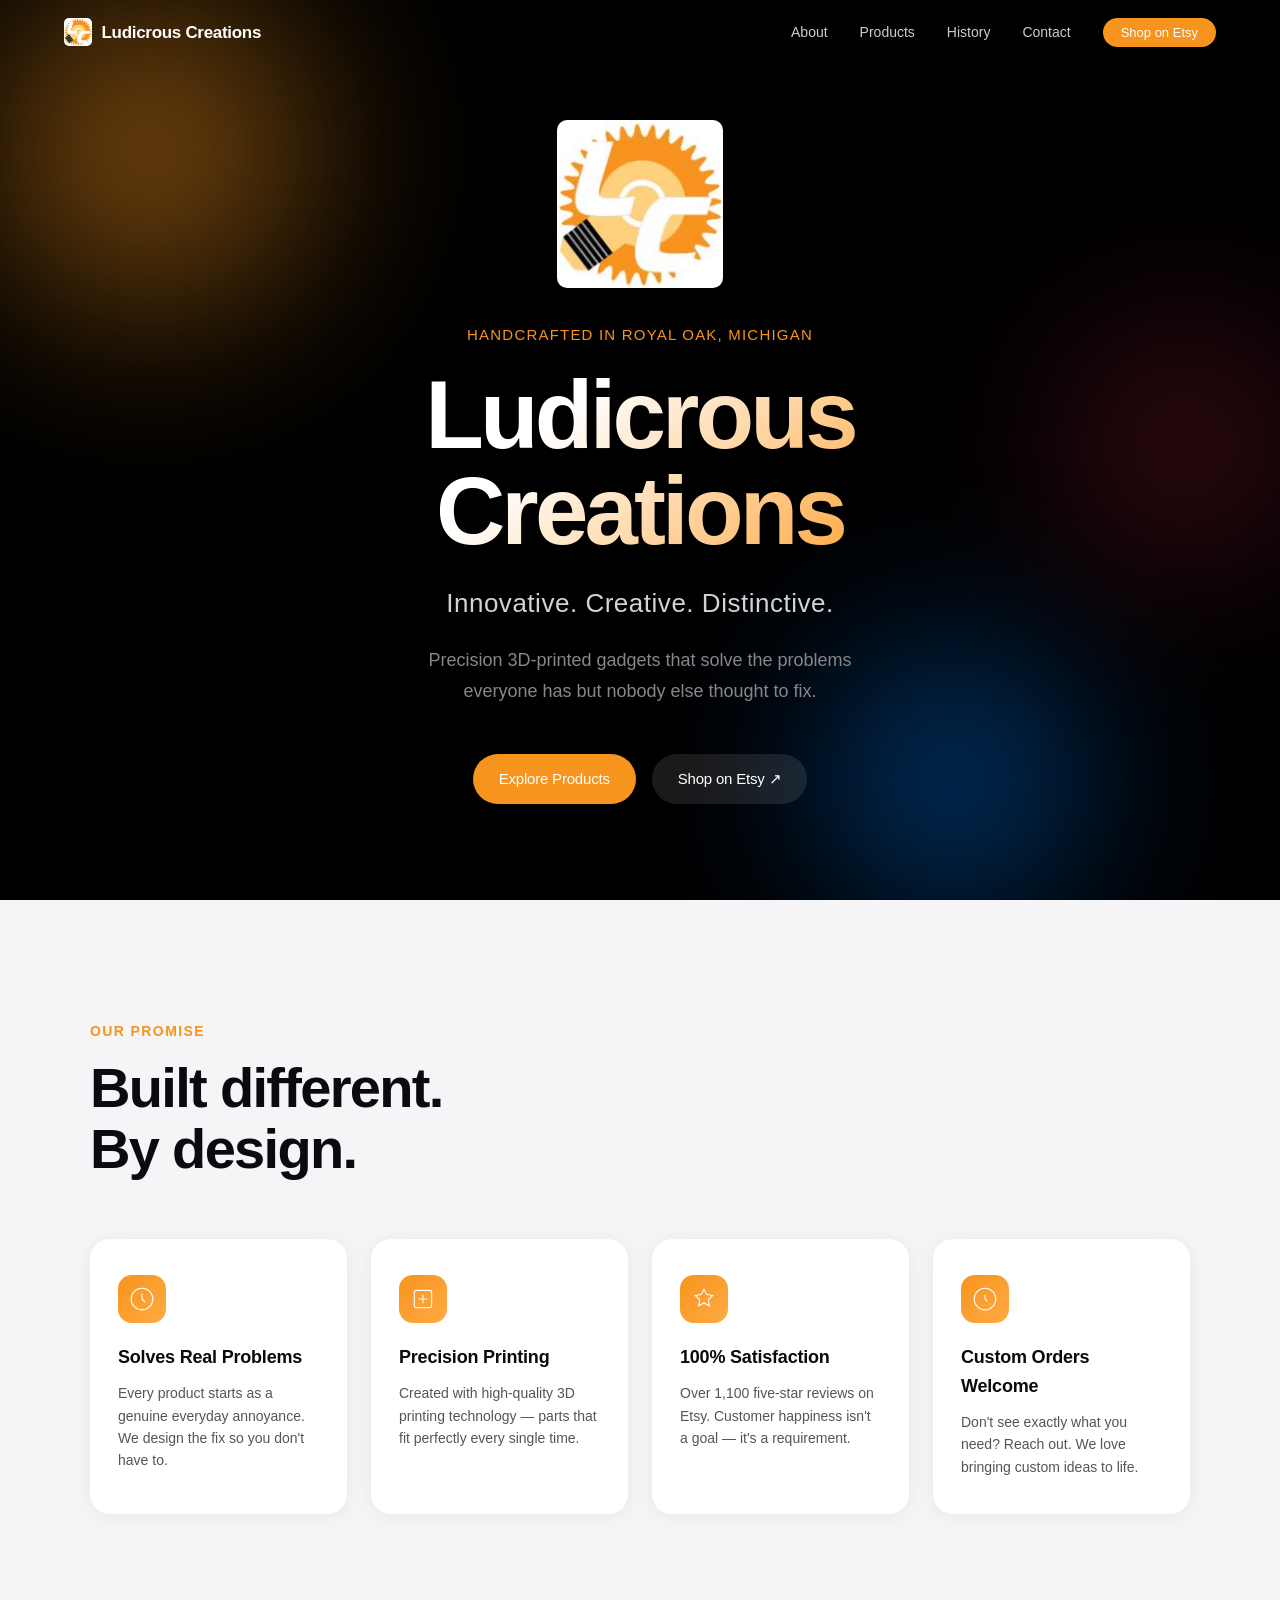
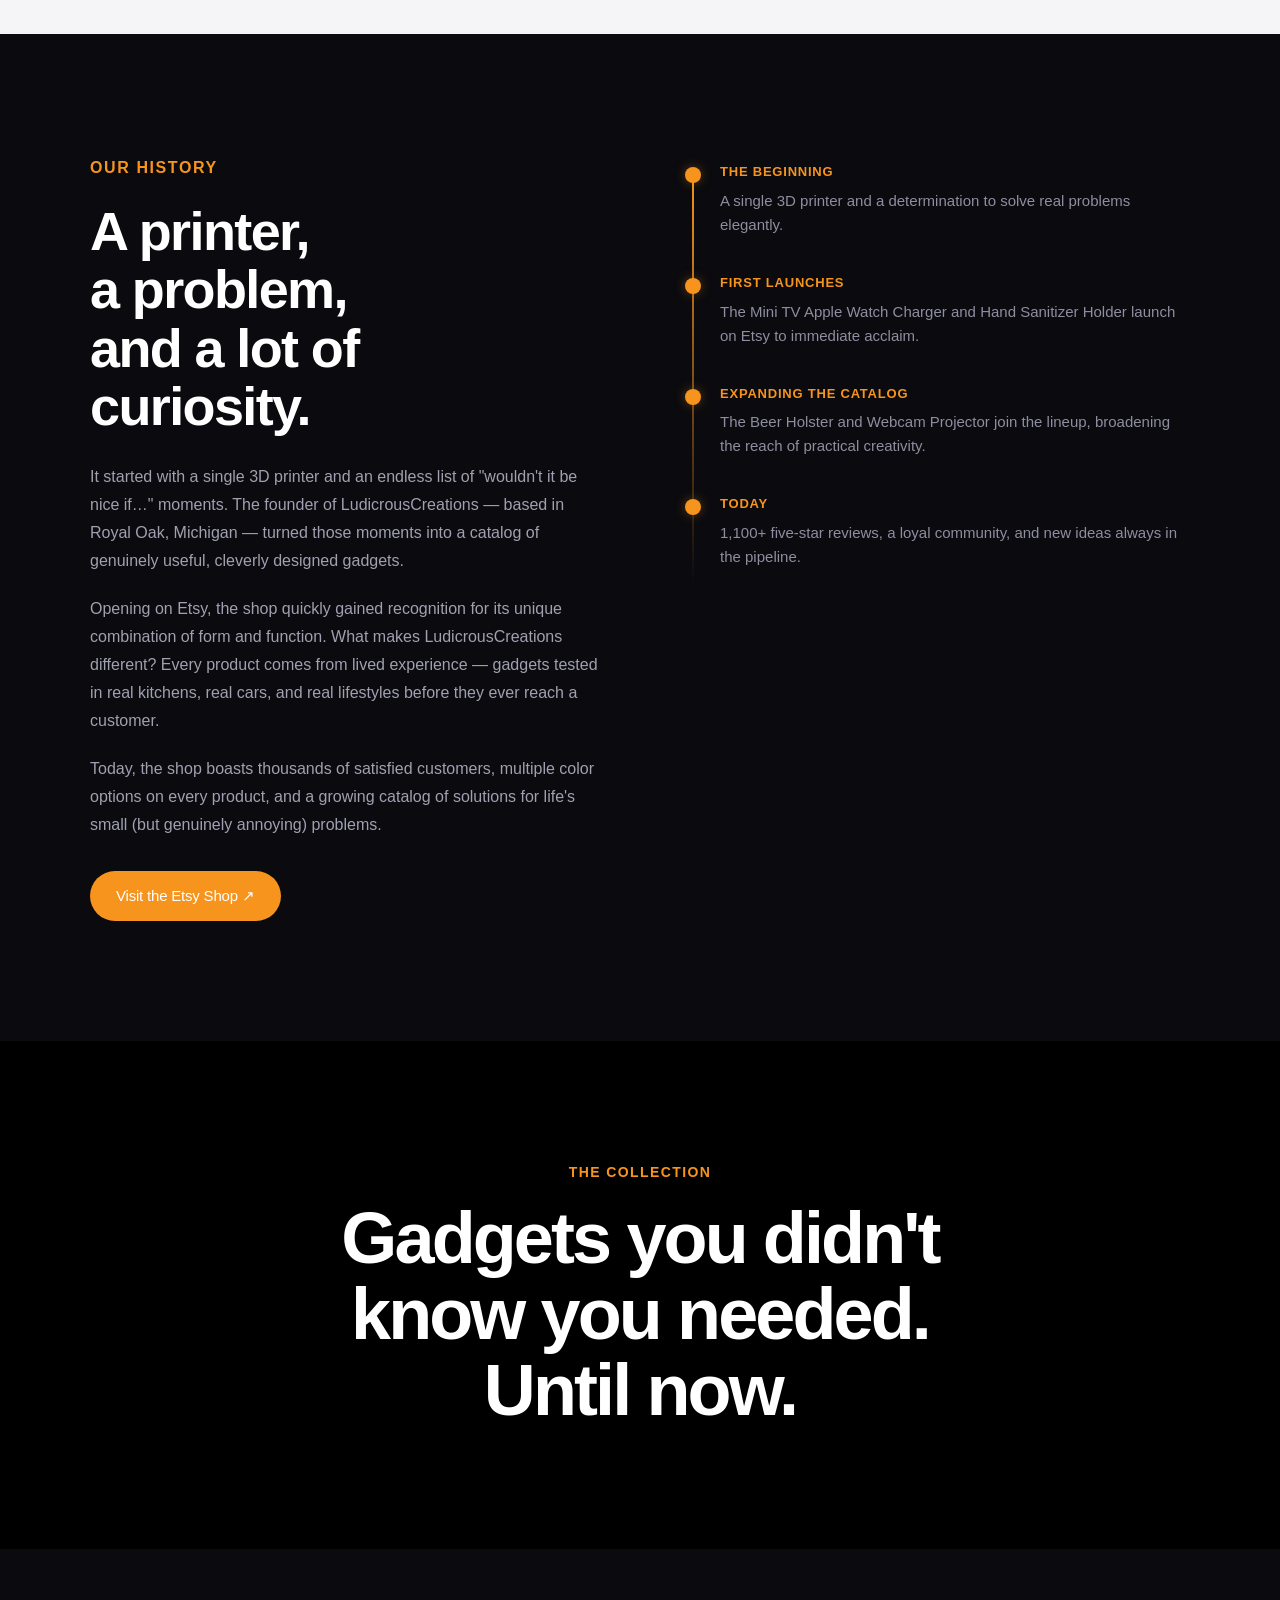
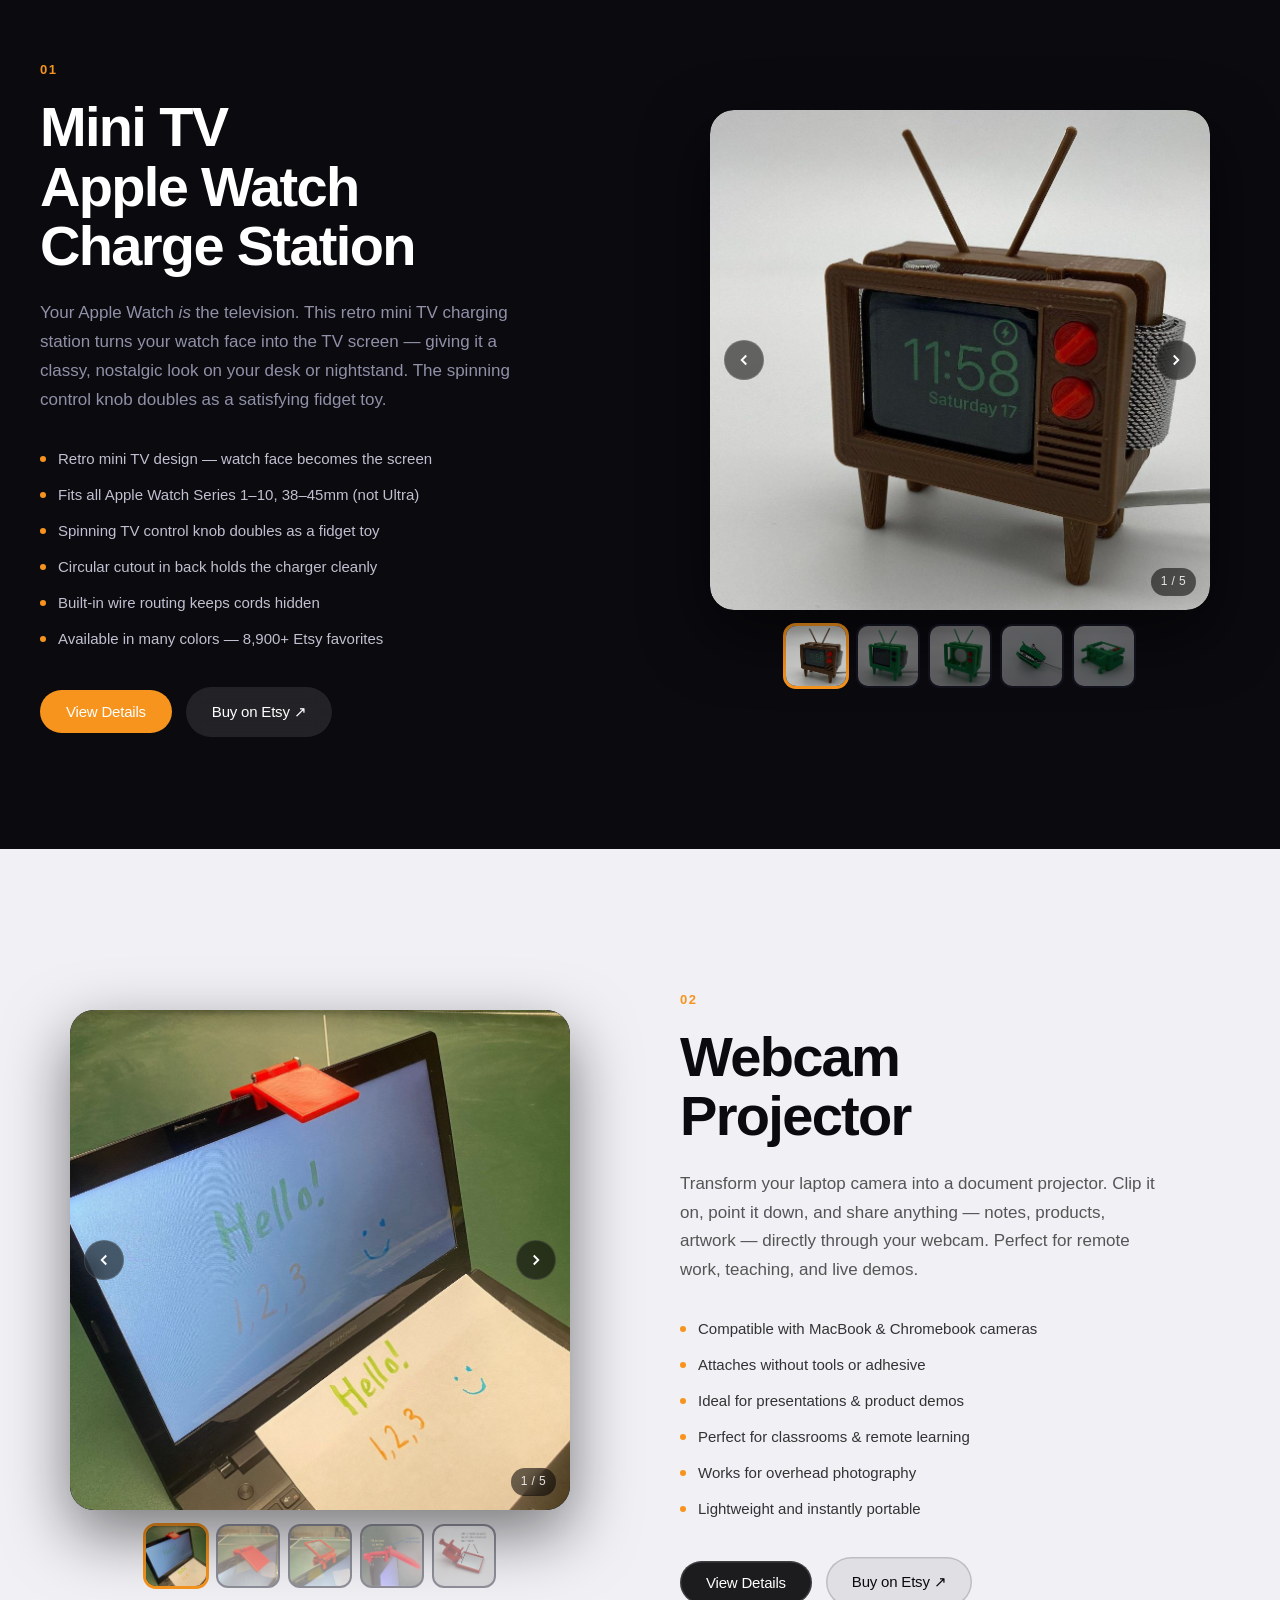
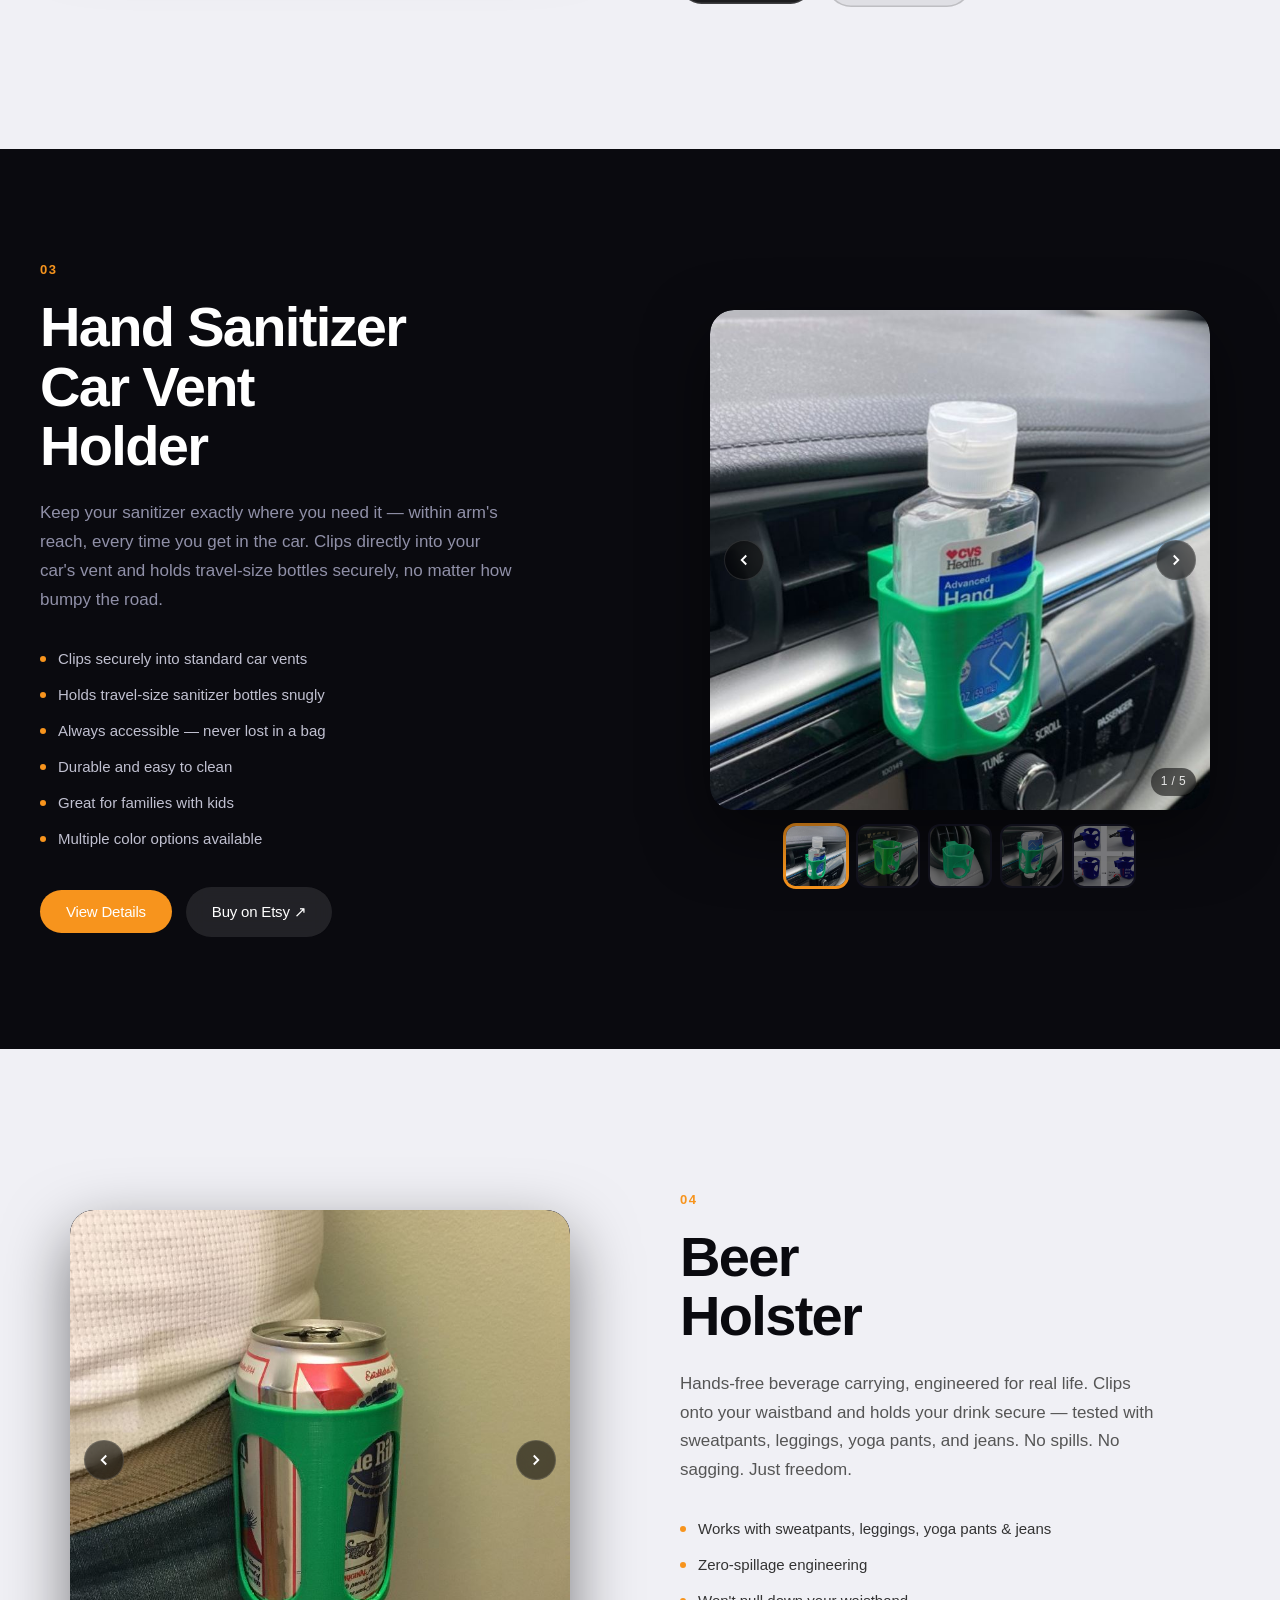
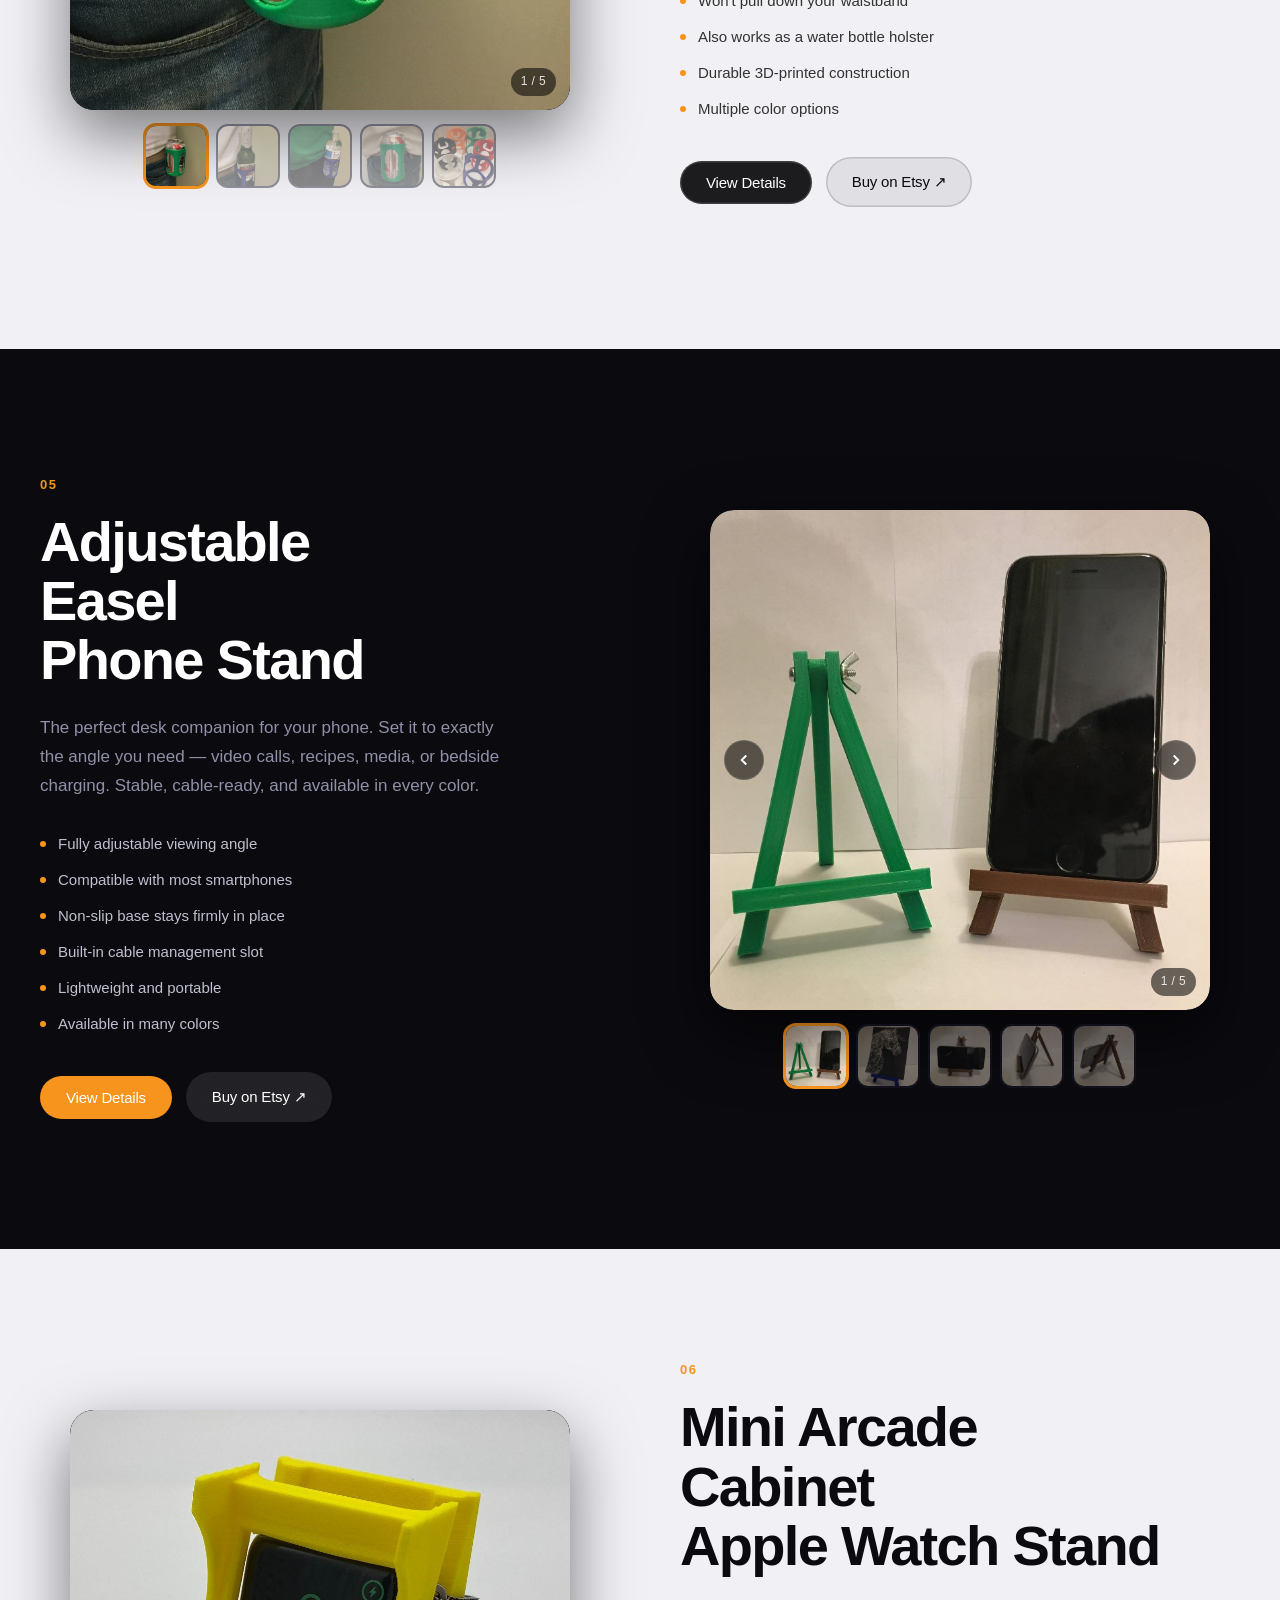
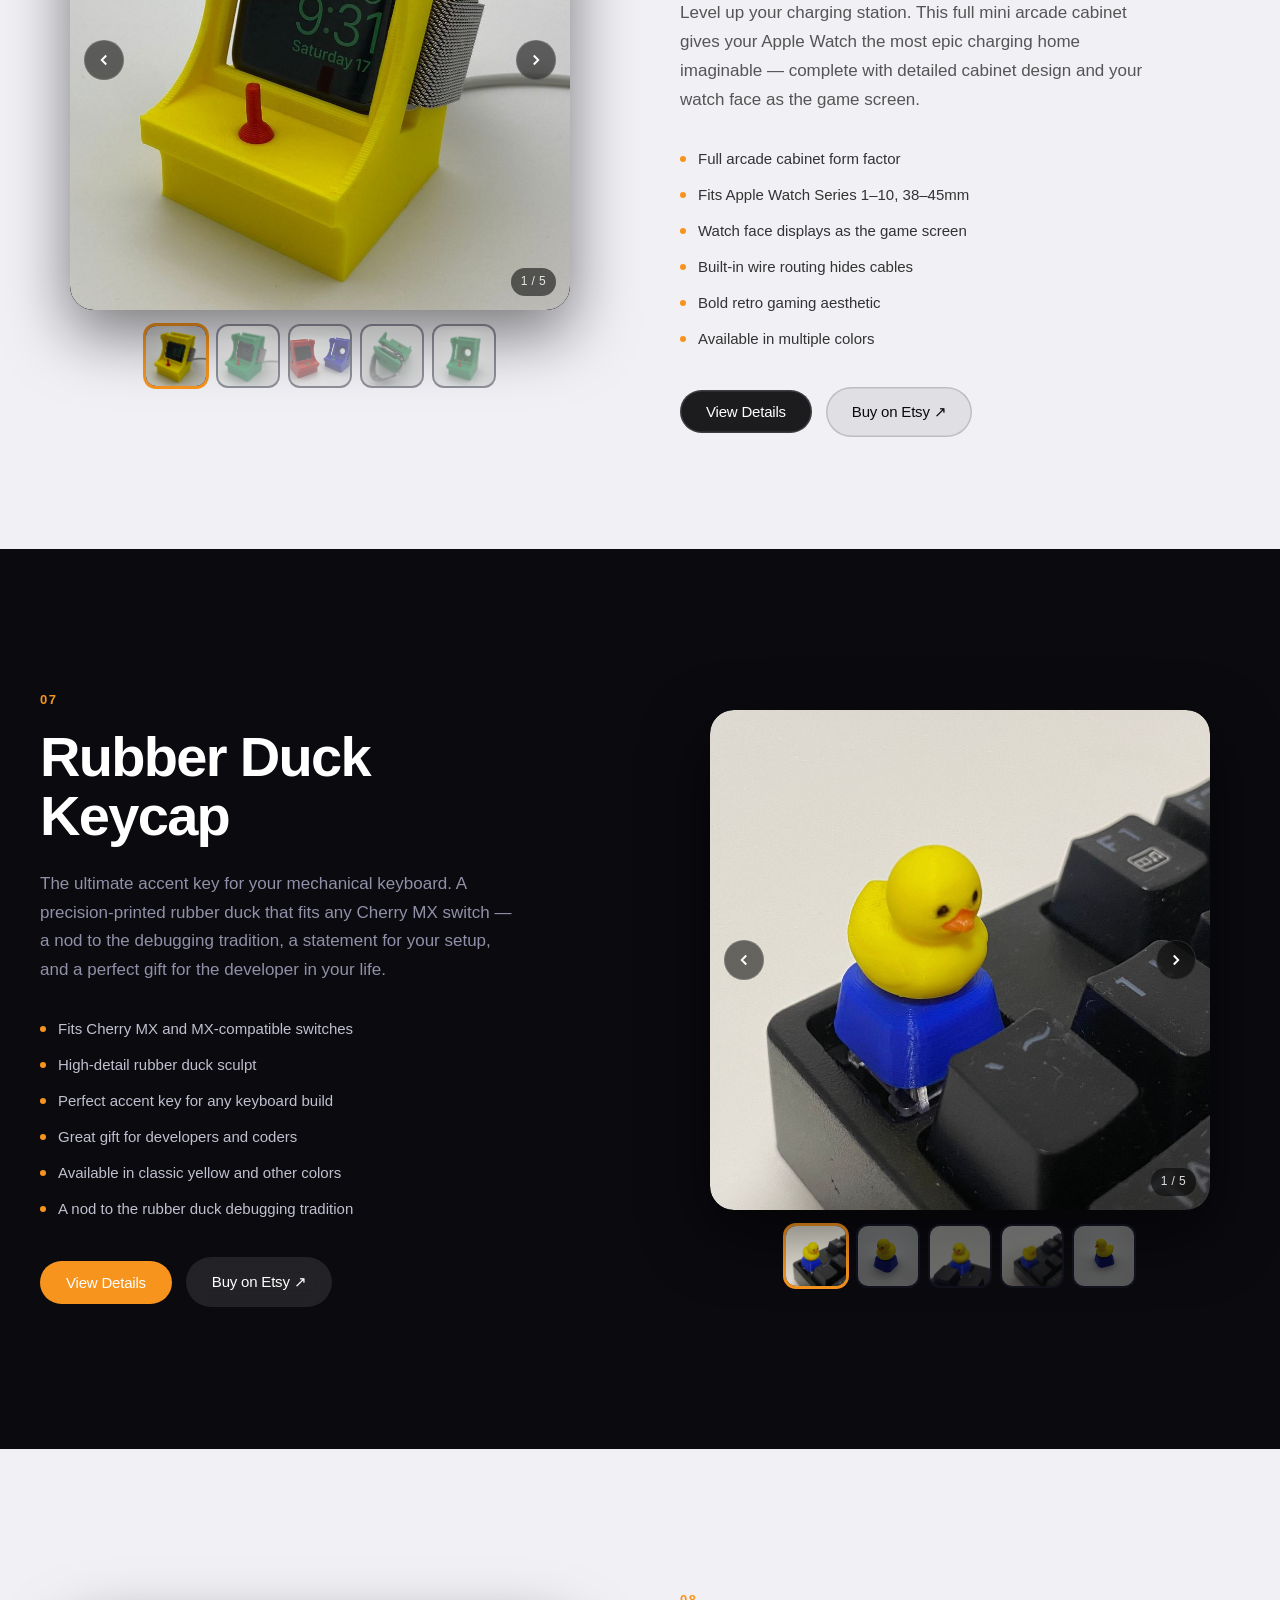
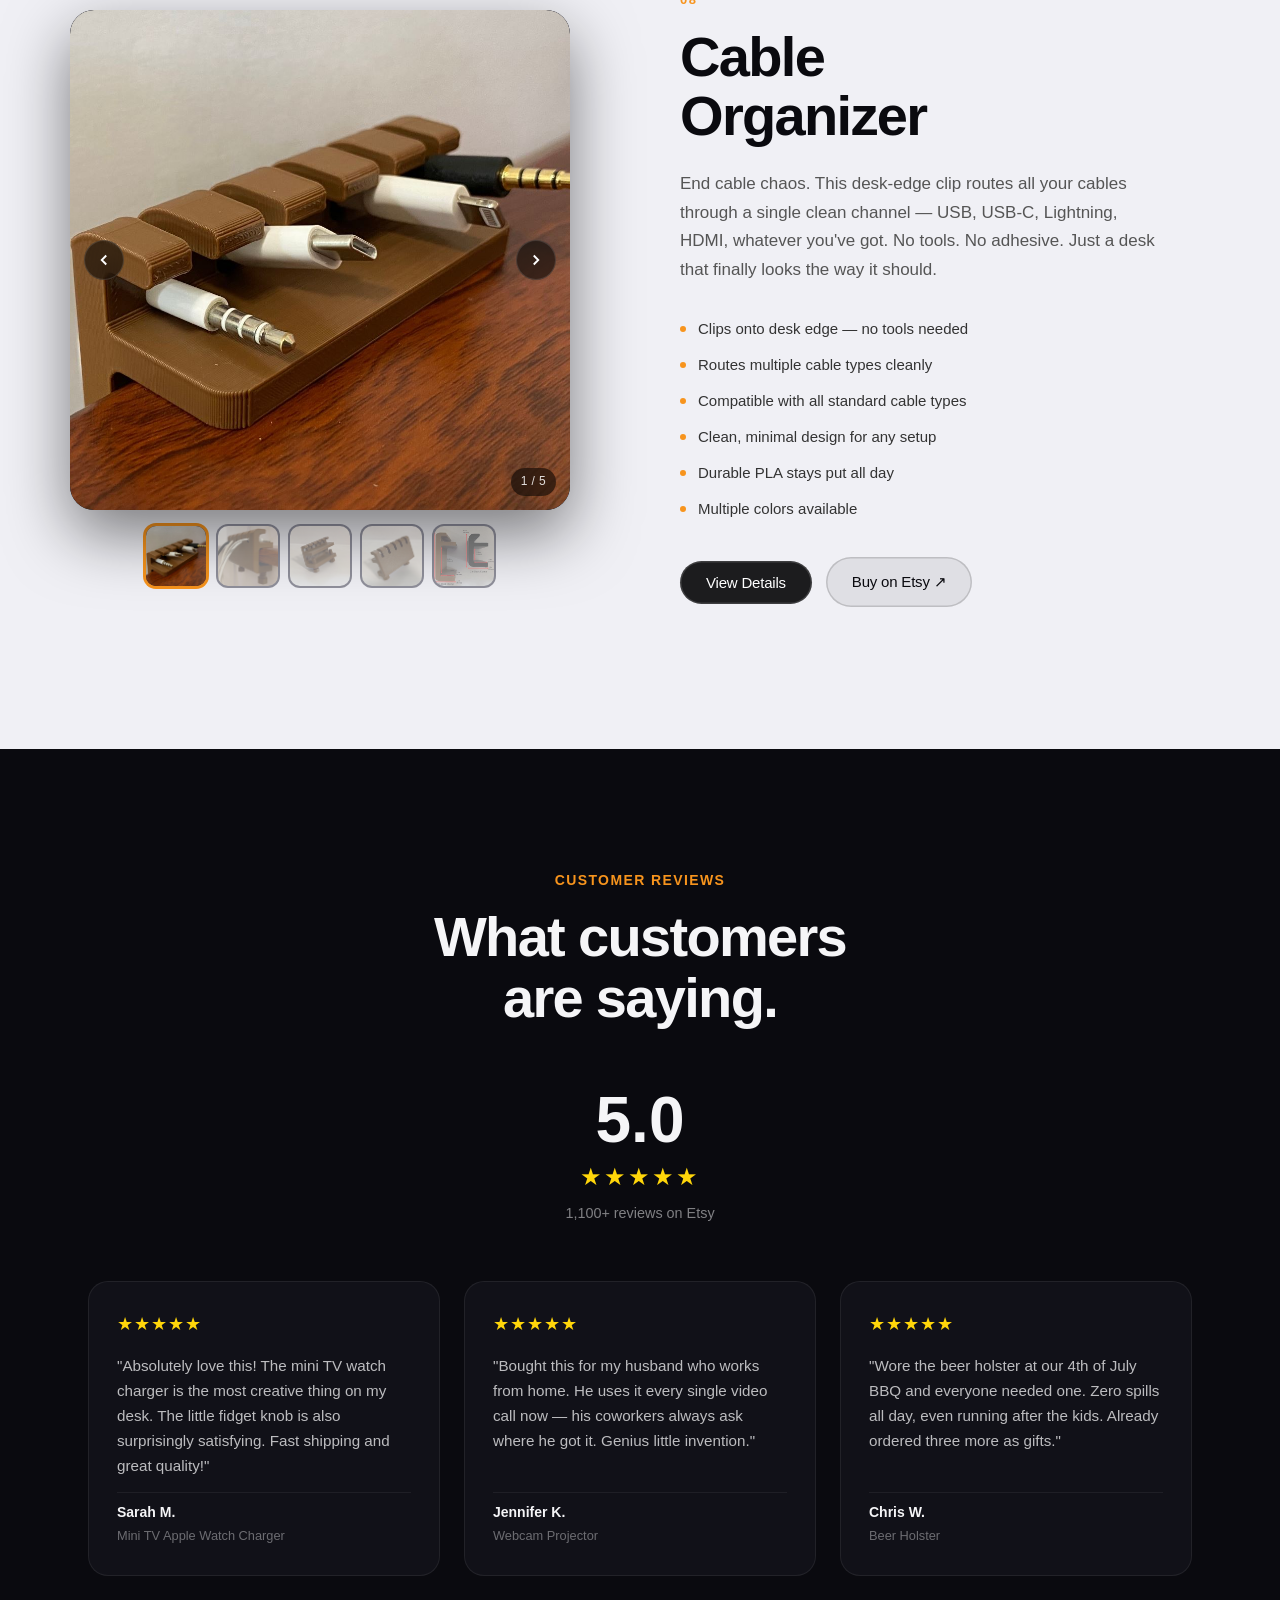
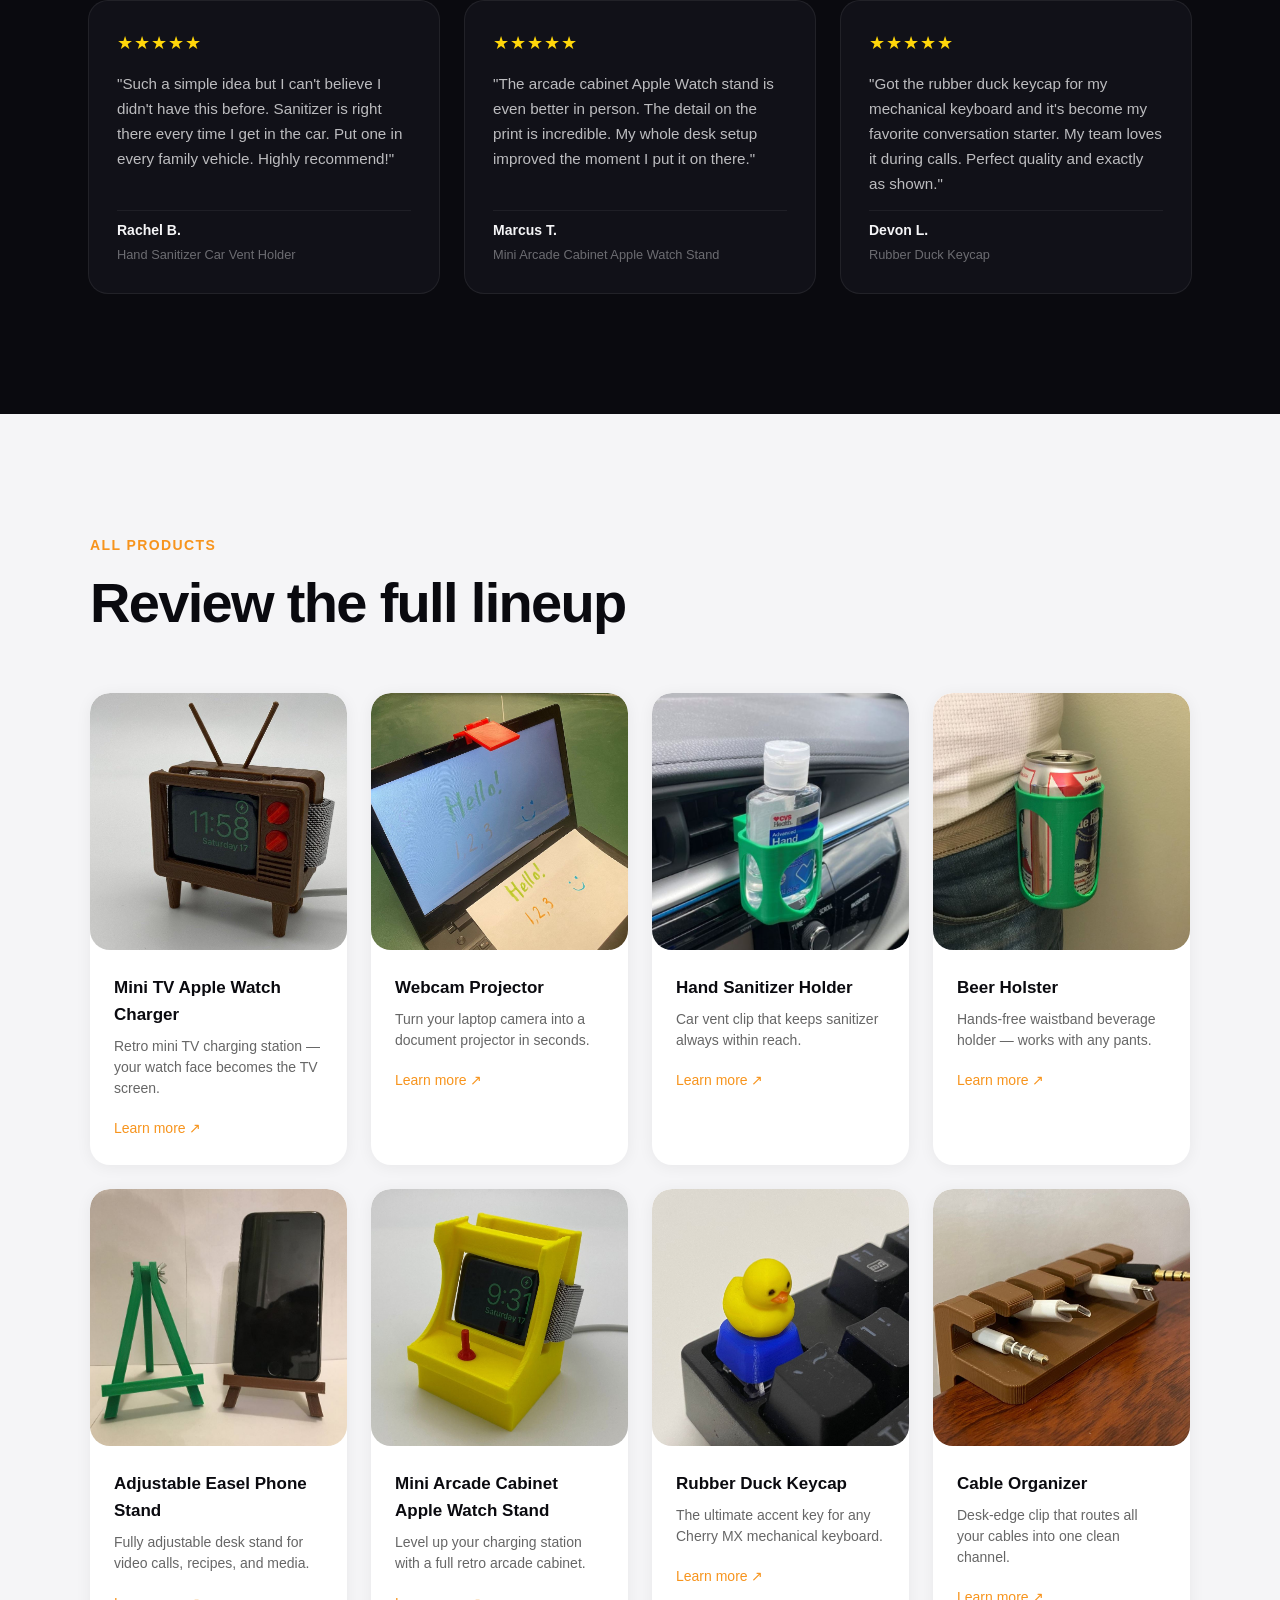
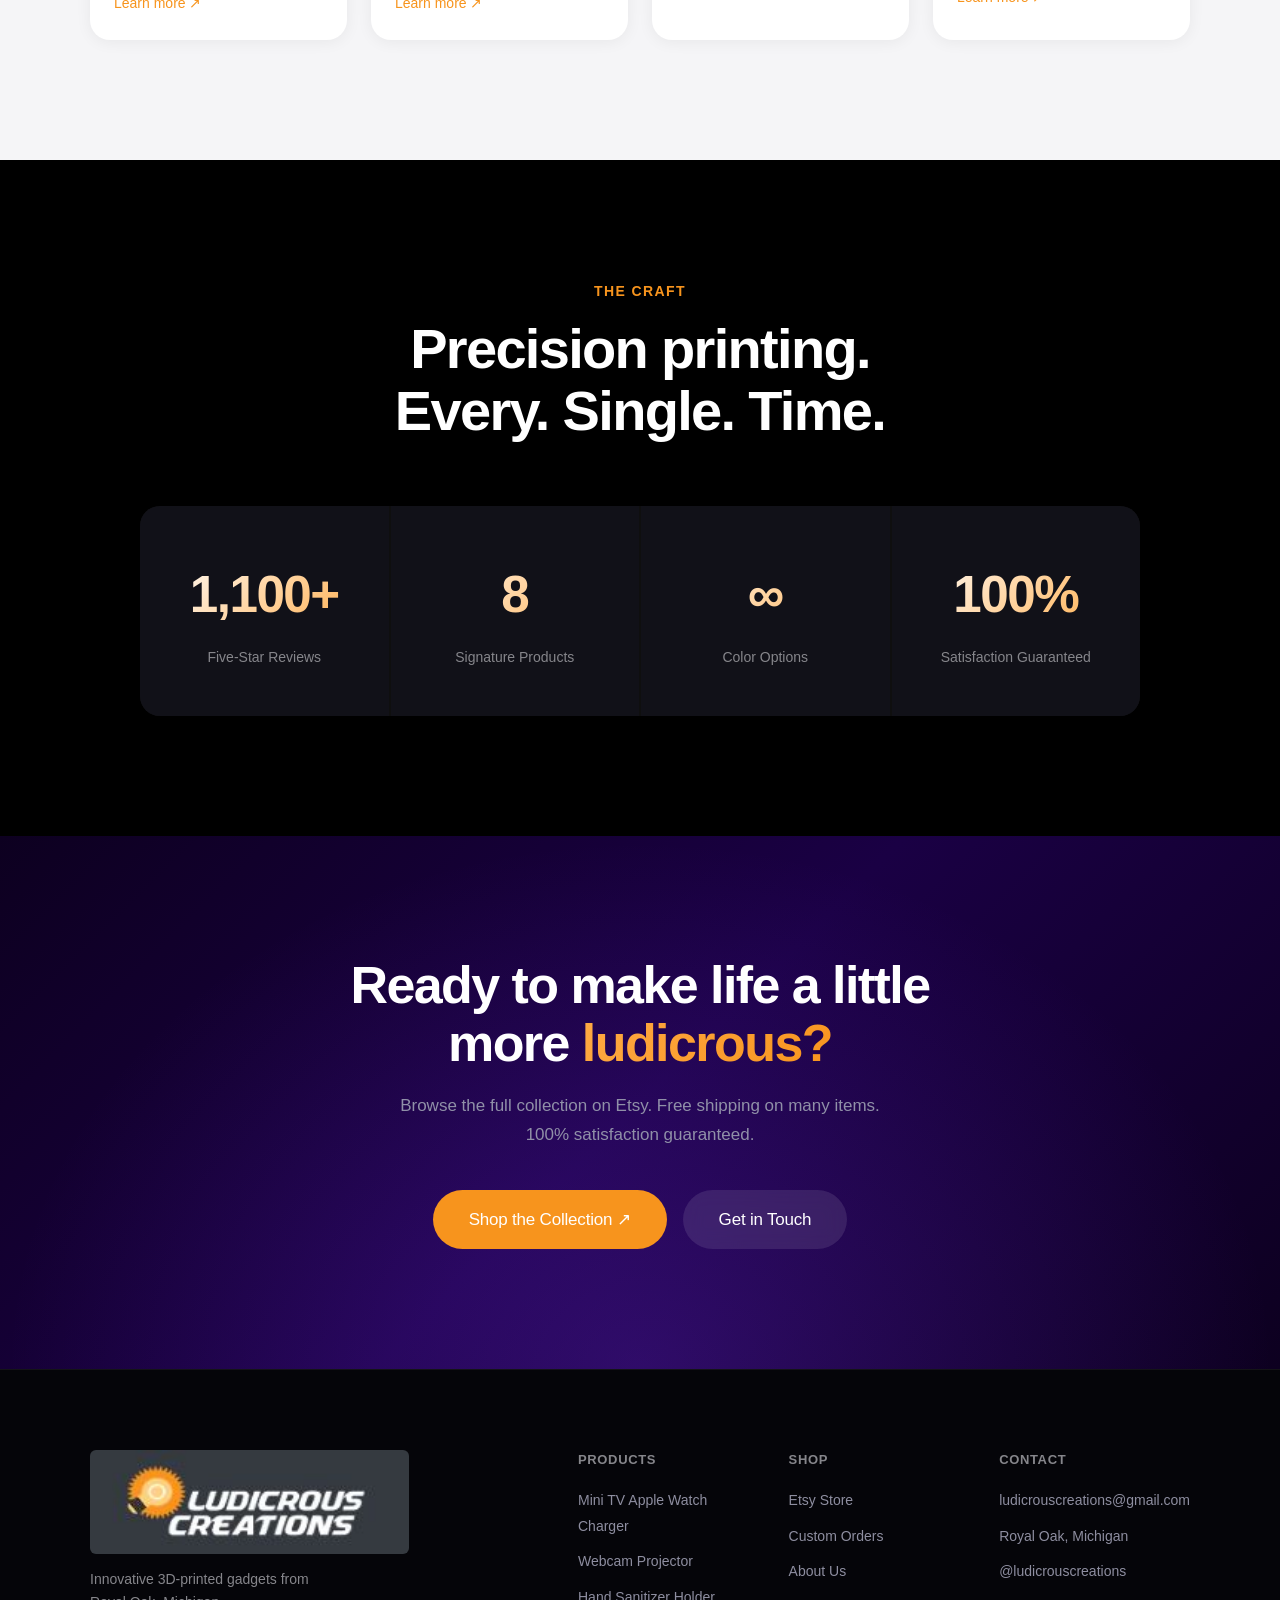
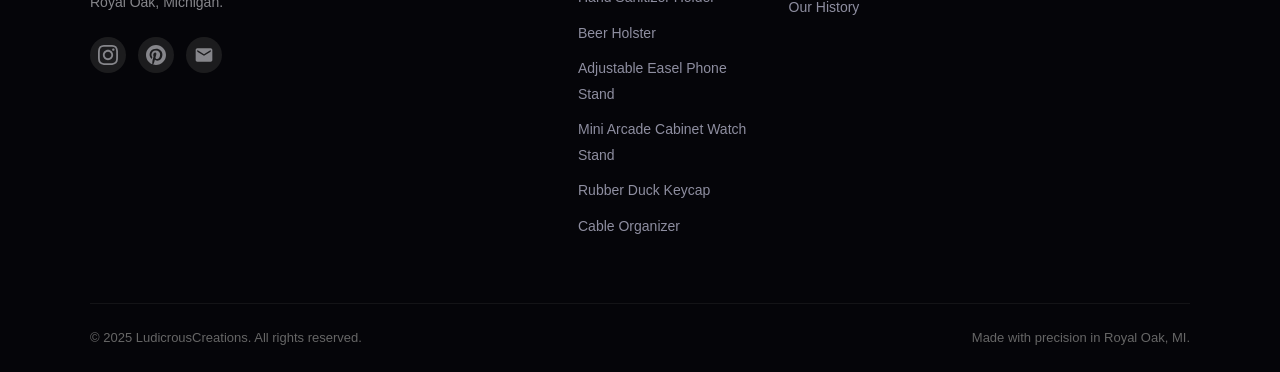
<file: index.html>
<!DOCTYPE html>
<html lang="en">
<head>
    <meta charset="UTF-8">
    <meta name="viewport" content="width=device-width, initial-scale=1.0">
    <title>LudicrousCreations — Innovative. Creative. Distinctive.</title>
    <link rel="stylesheet" href="css/styles.css">
</head>
<body>

    <!-- Navigation -->
    <nav class="nav" id="navbar">
        <div class="nav-container">
            <a href="#hero" class="nav-logo"><img src="Photo/LudicrousCreations_Logo/Logo1.JPG" alt="" class="nav-logo-img"><span class="nav-logo-text">Ludicrous Creations</span></a>
            <ul class="nav-links" id="navLinks">
                <li><a href="#about">About</a></li>
                <li><a href="products.html">Products</a></li>
                <li><a href="#history">History</a></li>
                <li><a href="#contact">Contact</a></li>
                <li><a href="https://www.etsy.com/shop/LudicrousCreations" target="_blank" class="nav-cta">Shop on Etsy</a></li>
            </ul>
            <button class="hamburger" id="hamburger" aria-label="Open menu">
                <span></span><span></span><span></span>
            </button>
        </div>
    </nav>

    <!-- Mobile Menu -->
    <div class="mobile-menu" id="mobileMenu">
        <button class="mobile-close" id="mobileClose" aria-label="Close menu">✕</button>
        <ul>
            <li><a href="#about" class="mobile-link">About</a></li>
            <li><a href="products.html" class="mobile-link">Products</a></li>
            <li><a href="#history" class="mobile-link">History</a></li>
            <li><a href="#contact" class="mobile-link">Contact</a></li>
            <li><a href="https://www.etsy.com/shop/LudicrousCreations" target="_blank" class="mobile-link">Shop on Etsy</a></li>
        </ul>
    </div>
    <div class="mobile-overlay" id="mobileOverlay"></div>

    <!-- ═══════════════════════════════════════════════════════ HERO -->
    <section class="hero" id="hero">
        <div class="hero-bg">
            <div class="hero-orb hero-orb--1"></div>
            <div class="hero-orb hero-orb--2"></div>
            <div class="hero-orb hero-orb--3"></div>
        </div>
        <div class="hero-content">
            <img src="Photo/LudicrousCreations_Logo/Logo1.JPG" alt="LudicrousCreations" class="hero-logo fade-up">
            <p class="hero-eyebrow fade-up delay-1">Handcrafted in Royal Oak, Michigan</p>
            <h1 class="hero-title fade-up delay-2">Ludicrous<br>Creations</h1>
            <p class="hero-tagline fade-up delay-3">Innovative. Creative. Distinctive.</p>
            <p class="hero-sub fade-up delay-4">Precision 3D-printed gadgets that solve the problems<br>everyone has but nobody else thought to fix.</p>
            <div class="hero-buttons fade-up delay-4">
                <a href="#products" class="btn btn--primary">Explore Products</a>
                <a href="https://www.etsy.com/shop/LudicrousCreations" target="_blank" class="btn btn--ghost">Shop on Etsy ↗</a>
            </div>
        </div>
        <div class="scroll-hint" id="scrollHint">
            <span>Scroll to explore</span>
            <div class="scroll-mouse"><div class="scroll-wheel"></div></div>
        </div>
    </section>

    <!-- ═══════════════════════════════════════════════════════ PILLARS -->
    <section class="pillars" id="about">
        <div class="pillars-inner">
            <p class="section-eyebrow reveal">Our Promise</p>
            <h2 class="section-title reveal">Built different.<br>By design.</h2>
            <div class="pillars-grid reveal">
                <div class="pillar-card">
                    <div class="pillar-icon">
                        <svg viewBox="0 0 48 48" fill="none" stroke="currentColor" stroke-width="2">
                            <circle cx="24" cy="24" r="20"/>
                            <path d="M24 14v10l6 6"/>
                        </svg>
                    </div>
                    <h3>Solves Real Problems</h3>
                    <p>Every product starts as a genuine everyday annoyance. We design the fix so you don't have to.</p>
                </div>
                <div class="pillar-card">
                    <div class="pillar-icon">
                        <svg viewBox="0 0 48 48" fill="none" stroke="currentColor" stroke-width="2">
                            <rect x="8" y="8" width="32" height="32" rx="4"/>
                            <path d="M16 24h16M24 16v16"/>
                        </svg>
                    </div>
                    <h3>Precision Printing</h3>
                    <p>Created with high-quality 3D printing technology — parts that fit perfectly every single time.</p>
                </div>
                <div class="pillar-card">
                    <div class="pillar-icon">
                        <svg viewBox="0 0 48 48" fill="none" stroke="currentColor" stroke-width="2">
                            <path d="M24 6l4.9 9.9L40 17.6l-8 7.8 1.9 11-9.9-5.2L14.1 36.4l1.9-11L8 17.6l11.1-1.7z"/>
                        </svg>
                    </div>
                    <h3>100% Satisfaction</h3>
                    <p>Over 1,100 five-star reviews on Etsy. Customer happiness isn't a goal — it's a requirement.</p>
                </div>
                <div class="pillar-card">
                    <div class="pillar-icon">
                        <svg viewBox="0 0 48 48" fill="none" stroke="currentColor" stroke-width="2">
                            <path d="M24 4C13 4 4 13 4 24s9 20 20 20 20-9 20-20S35 4 24 4z"/>
                            <path d="M24 16v8l5 5"/>
                        </svg>
                    </div>
                    <h3>Custom Orders Welcome</h3>
                    <p>Don't see exactly what you need? Reach out. We love bringing custom ideas to life.</p>
                </div>
            </div>
        </div>
    </section>

    <!-- ═══════════════════════════════════════════════════════ HISTORY -->
    <section class="history-section" id="history">
        <div class="history-inner">
            <div class="history-text">
                <p class="section-eyebrow reveal">Our History</p>
                <h2 class="reveal">A printer,<br>a problem,<br>and a lot of<br>curiosity.</h2>
                <p class="reveal">It started with a single 3D printer and an endless list of "wouldn't it be nice if…" moments. The founder of LudicrousCreations — based in Royal Oak, Michigan — turned those moments into a catalog of genuinely useful, cleverly designed gadgets.</p>
                <p class="reveal">Opening on Etsy, the shop quickly gained recognition for its unique combination of form and function. What makes LudicrousCreations different? Every product comes from lived experience — gadgets tested in real kitchens, real cars, and real lifestyles before they ever reach a customer.</p>
                <p class="reveal">Today, the shop boasts thousands of satisfied customers, multiple color options on every product, and a growing catalog of solutions for life's small (but genuinely annoying) problems.</p>
                <a href="https://www.etsy.com/shop/LudicrousCreations" target="_blank" class="btn btn--primary reveal">Visit the Etsy Shop ↗</a>
            </div>
            <div class="history-timeline reveal">
                <div class="tl-line"></div>
                <div class="tl-item">
                    <div class="tl-dot"></div>
                    <div class="tl-body">
                        <span class="tl-label">The Beginning</span>
                        <p>A single 3D printer and a determination to solve real problems elegantly.</p>
                    </div>
                </div>
                <div class="tl-item">
                    <div class="tl-dot"></div>
                    <div class="tl-body">
                        <span class="tl-label">First Launches</span>
                        <p>The Mini TV Apple Watch Charger and Hand Sanitizer Holder launch on Etsy to immediate acclaim.</p>
                    </div>
                </div>
                <div class="tl-item">
                    <div class="tl-dot"></div>
                    <div class="tl-body">
                        <span class="tl-label">Expanding the Catalog</span>
                        <p>The Beer Holster and Webcam Projector join the lineup, broadening the reach of practical creativity.</p>
                    </div>
                </div>
                <div class="tl-item">
                    <div class="tl-dot"></div>
                    <div class="tl-body">
                        <span class="tl-label">Today</span>
                        <p>1,100+ five-star reviews, a loyal community, and new ideas always in the pipeline.</p>
                    </div>
                </div>
            </div>
        </div>
    </section>

    <!-- ═══════════════════════════════════════════════════════ PRODUCTS INTRO -->
    <section class="products-intro" id="products">
        <p class="section-eyebrow reveal">The Collection</p>
        <h2 class="products-intro-title reveal">Gadgets you didn't<br>know you needed.<br>Until now.</h2>
    </section>

    <!-- ═══════════════════════════════════════════════════════ PRODUCT 1: MINI TV WATCH CHARGER -->
    <section class="product-scene product-scene--dark" id="product-arcade">
        <div class="product-scene-inner">
            <div class="product-scene-text">
                <span class="product-num reveal">01</span>
                <h2 class="product-scene-title reveal">Mini TV<br>Apple Watch<br>Charge Station</h2>
                <p class="product-scene-desc reveal">Your Apple Watch <em>is</em> the television. This retro mini TV charging station turns your watch face into the TV screen — giving it a classy, nostalgic look on your desk or nightstand. The spinning control knob doubles as a satisfying fidget toy.</p>
                <ul class="product-features reveal">
                    <li><span class="feat-bullet"></span>Retro mini TV design — watch face becomes the screen</li>
                    <li><span class="feat-bullet"></span>Fits all Apple Watch Series 1–10, 38–45mm (not Ultra)</li>
                    <li><span class="feat-bullet"></span>Spinning TV control knob doubles as a fidget toy</li>
                    <li><span class="feat-bullet"></span>Circular cutout in back holds the charger cleanly</li>
                    <li><span class="feat-bullet"></span>Built-in wire routing keeps cords hidden</li>
                    <li><span class="feat-bullet"></span>Available in many colors — 8,900+ Etsy favorites</li>
                </ul>
                <div class="product-scene-buttons reveal">
                    <button class="btn btn--primary" onclick="openModal('arcade')">View Details</button>
                    <a href="https://www.etsy.com/listing/989237928/mini-tv-apple-watch-charging-station" target="_blank" class="btn btn--ghost">Buy on Etsy ↗</a>
                </div>
            </div>
            <div class="product-scene-visual reveal">
                <!-- Photo gallery — images configured in js/main.js PRODUCT_IMAGES.arcade -->
                <div class="product-gallery" id="arcadeGallery">
                    <div class="gallery-main-wrap" id="arcadeMainWrap">
                        <img class="gallery-main-img" id="arcadeMainImg" src="" alt="Mini TV Apple Watch Charge Station">
                        <!-- CSS illustration shown as fallback when no photos are loaded -->
                        <div class="gallery-fallback illus-arcade" id="arcadeFallback">
                            <div class="arcade-cabinet">
                                <div class="arcade-top"></div>
                                <div class="arcade-marquee"><span>LUDICROUS</span></div>
                                <div class="arcade-bezel">
                                    <div class="arcade-screen">
                                        <div class="watch-face">
                                            <div class="watch-ring"></div>
                                            <div class="watch-display">
                                                <div class="watch-time">10:09</div>
                                                <div class="watch-date">SAT 21</div>
                                            </div>
                                        </div>
                                    </div>
                                </div>
                                <div class="arcade-panel">
                                    <div class="joystick-wrap">
                                        <div class="joystick-base"></div>
                                        <div class="joystick-stick"></div>
                                    </div>
                                    <div class="arcade-btns">
                                        <div class="arcade-btn btn-red"></div>
                                        <div class="arcade-btn btn-blue"></div>
                                        <div class="arcade-btn btn-yellow"></div>
                                    </div>
                                </div>
                                <div class="arcade-body"></div>
                                <div class="arcade-feet">
                                    <div class="arcade-foot"></div>
                                    <div class="arcade-foot"></div>
                                </div>
                            </div>
                            <div class="arcade-glow"></div>
                        </div>
                        <button class="gallery-nav gallery-prev" data-gallery="arcade" aria-label="Previous photo">
                            <svg viewBox="0 0 24 24" fill="none" stroke="currentColor" stroke-width="2.5" width="18" height="18"><path d="M15 18l-6-6 6-6"/></svg>
                        </button>
                        <button class="gallery-nav gallery-next" data-gallery="arcade" aria-label="Next photo">
                            <svg viewBox="0 0 24 24" fill="none" stroke="currentColor" stroke-width="2.5" width="18" height="18"><path d="M9 18l6-6-6-6"/></svg>
                        </button>
                        <div class="gallery-counter" id="arcadeCounter"></div>
                    </div>
                    <div class="gallery-thumbs" id="arcadeThumbs"></div>
                </div>
            </div>
        </div>
    </section>

    <!-- ═══════════════════════════════════════════════════════ PRODUCT 2: WEBCAM -->
    <section class="product-scene product-scene--light" id="product-webcam">
        <div class="product-scene-inner product-scene-inner--flip">
            <div class="product-scene-visual reveal">
                <div class="product-gallery" id="webcamGallery">
                    <div class="gallery-main-wrap" id="webcamMainWrap">
                        <img class="gallery-main-img" id="webcamMainImg" src="" alt="Webcam Projector">
                        <div class="gallery-fallback illus-webcam" id="webcamFallback">
                            <div class="laptop">
                                <div class="laptop-lid">
                                    <div class="laptop-screen-frame">
                                        <div class="laptop-screen">
                                            <div class="screen-ui">
                                                <div class="screen-bar"></div>
                                                <div class="screen-content-line"></div>
                                                <div class="screen-content-line short"></div>
                                                <div class="screen-content-line"></div>
                                                <div class="screen-content-line shorter"></div>
                                            </div>
                                            <div class="projector-output">
                                                <div class="proj-beam"></div>
                                                <div class="proj-doc">
                                                    <div class="doc-line"></div>
                                                    <div class="doc-line short"></div>
                                                    <div class="doc-line"></div>
                                                </div>
                                            </div>
                                        </div>
                                    </div>
                                    <div class="webcam-clip">
                                        <div class="clip-body"><div class="clip-lens"></div></div>
                                        <div class="clip-arm"></div>
                                    </div>
                                </div>
                                <div class="laptop-hinge"></div>
                                <div class="laptop-base"><div class="trackpad"></div></div>
                            </div>
                        </div>
                        <button class="gallery-nav gallery-prev" data-gallery="webcam" aria-label="Previous photo">
                            <svg viewBox="0 0 24 24" fill="none" stroke="currentColor" stroke-width="2.5" width="18" height="18"><path d="M15 18l-6-6 6-6"/></svg>
                        </button>
                        <button class="gallery-nav gallery-next" data-gallery="webcam" aria-label="Next photo">
                            <svg viewBox="0 0 24 24" fill="none" stroke="currentColor" stroke-width="2.5" width="18" height="18"><path d="M9 18l6-6-6-6"/></svg>
                        </button>
                        <div class="gallery-counter" id="webcamCounter"></div>
                    </div>
                    <div class="gallery-thumbs" id="webcamThumbs"></div>
                </div>
            </div>
            <div class="product-scene-text">
                <span class="product-num reveal">02</span>
                <h2 class="product-scene-title reveal">Webcam<br>Projector</h2>
                <p class="product-scene-desc reveal">Transform your laptop camera into a document projector. Clip it on, point it down, and share anything — notes, products, artwork — directly through your webcam. Perfect for remote work, teaching, and live demos.</p>
                <ul class="product-features reveal">
                    <li><span class="feat-bullet"></span>Compatible with MacBook &amp; Chromebook cameras</li>
                    <li><span class="feat-bullet"></span>Attaches without tools or adhesive</li>
                    <li><span class="feat-bullet"></span>Ideal for presentations &amp; product demos</li>
                    <li><span class="feat-bullet"></span>Perfect for classrooms &amp; remote learning</li>
                    <li><span class="feat-bullet"></span>Works for overhead photography</li>
                    <li><span class="feat-bullet"></span>Lightweight and instantly portable</li>
                </ul>
                <div class="product-scene-buttons reveal">
                    <button class="btn btn--primary-dark" onclick="openModal('webcam')">View Details</button>
                    <a href="https://www.etsy.com/shop/LudicrousCreations" target="_blank" class="btn btn--ghost-dark">Buy on Etsy ↗</a>
                </div>
            </div>
        </div>
    </section>

    <!-- ═══════════════════════════════════════════════════════ PRODUCT 3: SANITIZER -->
    <section class="product-scene product-scene--dark" id="product-sanitizer">
        <div class="product-scene-inner">
            <div class="product-scene-text">
                <span class="product-num reveal">03</span>
                <h2 class="product-scene-title reveal">Hand Sanitizer<br>Car Vent<br>Holder</h2>
                <p class="product-scene-desc reveal">Keep your sanitizer exactly where you need it — within arm's reach, every time you get in the car. Clips directly into your car's vent and holds travel-size bottles securely, no matter how bumpy the road.</p>
                <ul class="product-features reveal">
                    <li><span class="feat-bullet"></span>Clips securely into standard car vents</li>
                    <li><span class="feat-bullet"></span>Holds travel-size sanitizer bottles snugly</li>
                    <li><span class="feat-bullet"></span>Always accessible — never lost in a bag</li>
                    <li><span class="feat-bullet"></span>Durable and easy to clean</li>
                    <li><span class="feat-bullet"></span>Great for families with kids</li>
                    <li><span class="feat-bullet"></span>Multiple color options available</li>
                </ul>
                <div class="product-scene-buttons reveal">
                    <button class="btn btn--primary" onclick="openModal('sanitizer')">View Details</button>
                    <a href="https://www.etsy.com/shop/LudicrousCreations" target="_blank" class="btn btn--ghost">Buy on Etsy ↗</a>
                </div>
            </div>
            <div class="product-scene-visual reveal">
                <div class="product-gallery" id="sanitizerGallery">
                    <div class="gallery-main-wrap" id="sanitizerMainWrap">
                        <img class="gallery-main-img" id="sanitizerMainImg" src="" alt="Hand Sanitizer Car Vent Holder">
                        <div class="gallery-fallback illus-sanitizer" id="sanitizerFallback">
                            <div class="car-vent-wrap">
                                <div class="car-vent">
                                    <div class="vent-frame">
                                        <div class="vent-slat"></div>
                                        <div class="vent-slat"></div>
                                        <div class="vent-slat"></div>
                                        <div class="vent-slat"></div>
                                    </div>
                                    <div class="vent-clip">
                                        <div class="clip-ring"></div>
                                        <div class="sanitizer-bottle">
                                            <div class="bottle-top">
                                                <div class="pump-head"></div>
                                                <div class="pump-neck"></div>
                                            </div>
                                            <div class="bottle-body"><div class="bottle-label">CLEAN</div></div>
                                            <div class="bottle-base"></div>
                                        </div>
                                    </div>
                                </div>
                                <div class="vent-glow"></div>
                            </div>
                        </div>
                        <button class="gallery-nav gallery-prev" data-gallery="sanitizer" aria-label="Previous photo">
                            <svg viewBox="0 0 24 24" fill="none" stroke="currentColor" stroke-width="2.5" width="18" height="18"><path d="M15 18l-6-6 6-6"/></svg>
                        </button>
                        <button class="gallery-nav gallery-next" data-gallery="sanitizer" aria-label="Next photo">
                            <svg viewBox="0 0 24 24" fill="none" stroke="currentColor" stroke-width="2.5" width="18" height="18"><path d="M9 18l6-6-6-6"/></svg>
                        </button>
                        <div class="gallery-counter" id="sanitizerCounter"></div>
                    </div>
                    <div class="gallery-thumbs" id="sanitizerThumbs"></div>
                </div>
            </div>
        </div>
    </section>

    <!-- ═══════════════════════════════════════════════════════ PRODUCT 4: BEER HOLSTER -->
    <section class="product-scene product-scene--light" id="product-beer">
        <div class="product-scene-inner product-scene-inner--flip">
            <div class="product-scene-visual reveal">
                <div class="product-gallery" id="beerGallery">
                    <div class="gallery-main-wrap" id="beerMainWrap">
                        <img class="gallery-main-img" id="beerMainImg" src="" alt="Beer Holster">
                        <div class="gallery-fallback illus-beer" id="beerFallback">
                            <div class="holster-scene">
                                <div class="waistband">
                                    <div class="fabric-texture"></div>
                                    <div class="holster-mount">
                                        <div class="holster-clip-body">
                                            <div class="holster-arm"></div>
                                            <div class="cup-holder">
                                                <div class="cup">
                                                    <div class="cup-body">
                                                        <div class="beer-liquid"></div>
                                                        <div class="beer-foam">
                                                            <div class="foam-bubble"></div>
                                                            <div class="foam-bubble b2"></div>
                                                            <div class="foam-bubble b3"></div>
                                                        </div>
                                                    </div>
                                                    <div class="cup-ring"></div>
                                                </div>
                                            </div>
                                        </div>
                                    </div>
                                </div>
                                <div class="holster-label-tag">HOLSTER</div>
                            </div>
                        </div>
                        <button class="gallery-nav gallery-prev" data-gallery="beer" aria-label="Previous photo">
                            <svg viewBox="0 0 24 24" fill="none" stroke="currentColor" stroke-width="2.5" width="18" height="18"><path d="M15 18l-6-6 6-6"/></svg>
                        </button>
                        <button class="gallery-nav gallery-next" data-gallery="beer" aria-label="Next photo">
                            <svg viewBox="0 0 24 24" fill="none" stroke="currentColor" stroke-width="2.5" width="18" height="18"><path d="M9 18l6-6-6-6"/></svg>
                        </button>
                        <div class="gallery-counter" id="beerCounter"></div>
                    </div>
                    <div class="gallery-thumbs" id="beerThumbs"></div>
                </div>
            </div>
            <div class="product-scene-text">
                <span class="product-num reveal">04</span>
                <h2 class="product-scene-title reveal">Beer<br>Holster</h2>
                <p class="product-scene-desc reveal">Hands-free beverage carrying, engineered for real life. Clips onto your waistband and holds your drink secure — tested with sweatpants, leggings, yoga pants, and jeans. No spills. No sagging. Just freedom.</p>
                <ul class="product-features reveal">
                    <li><span class="feat-bullet"></span>Works with sweatpants, leggings, yoga pants &amp; jeans</li>
                    <li><span class="feat-bullet"></span>Zero-spillage engineering</li>
                    <li><span class="feat-bullet"></span>Won't pull down your waistband</li>
                    <li><span class="feat-bullet"></span>Also works as a water bottle holster</li>
                    <li><span class="feat-bullet"></span>Durable 3D-printed construction</li>
                    <li><span class="feat-bullet"></span>Multiple color options</li>
                </ul>
                <div class="product-scene-buttons reveal">
                    <button class="btn btn--primary-dark" onclick="openModal('beer')">View Details</button>
                    <a href="https://www.etsy.com/shop/LudicrousCreations" target="_blank" class="btn btn--ghost-dark">Buy on Etsy ↗</a>
                </div>
            </div>
        </div>
    </section>

    <!-- ═══════════════════════════════════════════════════════ PRODUCT 5: EASEL PHONE STAND -->
    <section class="product-scene product-scene--dark" id="product-easel">
        <div class="product-scene-inner">
            <div class="product-scene-text">
                <span class="product-num reveal">05</span>
                <h2 class="product-scene-title reveal">Adjustable<br>Easel<br>Phone Stand</h2>
                <p class="product-scene-desc reveal">The perfect desk companion for your phone. Set it to exactly the angle you need — video calls, recipes, media, or bedside charging. Stable, cable-ready, and available in every color.</p>
                <ul class="product-features reveal">
                    <li><span class="feat-bullet"></span>Fully adjustable viewing angle</li>
                    <li><span class="feat-bullet"></span>Compatible with most smartphones</li>
                    <li><span class="feat-bullet"></span>Non-slip base stays firmly in place</li>
                    <li><span class="feat-bullet"></span>Built-in cable management slot</li>
                    <li><span class="feat-bullet"></span>Lightweight and portable</li>
                    <li><span class="feat-bullet"></span>Available in many colors</li>
                </ul>
                <div class="product-scene-buttons reveal">
                    <button class="btn btn--primary" onclick="openModal('easel')">View Details</button>
                    <a href="https://www.etsy.com/shop/LudicrousCreations" target="_blank" class="btn btn--ghost">Buy on Etsy ↗</a>
                </div>
            </div>
            <div class="product-scene-visual reveal">
                <div class="product-gallery" id="easelGallery">
                    <div class="gallery-main-wrap" id="easelMainWrap">
                        <img class="gallery-main-img" id="easelMainImg" src="" alt="Adjustable Easel Phone Stand">
                        <button class="gallery-nav gallery-prev" data-gallery="easel" aria-label="Previous photo">
                            <svg viewBox="0 0 24 24" fill="none" stroke="currentColor" stroke-width="2.5" width="18" height="18"><path d="M15 18l-6-6 6-6"/></svg>
                        </button>
                        <button class="gallery-nav gallery-next" data-gallery="easel" aria-label="Next photo">
                            <svg viewBox="0 0 24 24" fill="none" stroke="currentColor" stroke-width="2.5" width="18" height="18"><path d="M9 18l6-6-6-6"/></svg>
                        </button>
                        <div class="gallery-counter" id="easelCounter"></div>
                    </div>
                    <div class="gallery-thumbs" id="easelThumbs"></div>
                </div>
            </div>
        </div>
    </section>

    <!-- ═══════════════════════════════════════════════════════ PRODUCT 6: ARCADE WATCH STAND -->
    <section class="product-scene product-scene--light" id="product-arcadewatch">
        <div class="product-scene-inner product-scene-inner--flip">
            <div class="product-scene-visual reveal">
                <div class="product-gallery" id="arcadewatchGallery">
                    <div class="gallery-main-wrap" id="arcadewatchMainWrap">
                        <img class="gallery-main-img" id="arcadewatchMainImg" src="" alt="Mini Arcade Cabinet Apple Watch Stand">
                        <button class="gallery-nav gallery-prev" data-gallery="arcadewatch" aria-label="Previous photo">
                            <svg viewBox="0 0 24 24" fill="none" stroke="currentColor" stroke-width="2.5" width="18" height="18"><path d="M15 18l-6-6 6-6"/></svg>
                        </button>
                        <button class="gallery-nav gallery-next" data-gallery="arcadewatch" aria-label="Next photo">
                            <svg viewBox="0 0 24 24" fill="none" stroke="currentColor" stroke-width="2.5" width="18" height="18"><path d="M9 18l6-6-6-6"/></svg>
                        </button>
                        <div class="gallery-counter" id="arcadewatchCounter"></div>
                    </div>
                    <div class="gallery-thumbs" id="arcadewatchThumbs"></div>
                </div>
            </div>
            <div class="product-scene-text">
                <span class="product-num reveal">06</span>
                <h2 class="product-scene-title reveal">Mini Arcade<br>Cabinet<br>Apple Watch Stand</h2>
                <p class="product-scene-desc reveal">Level up your charging station. This full mini arcade cabinet gives your Apple Watch the most epic charging home imaginable — complete with detailed cabinet design and your watch face as the game screen.</p>
                <ul class="product-features reveal">
                    <li><span class="feat-bullet"></span>Full arcade cabinet form factor</li>
                    <li><span class="feat-bullet"></span>Fits Apple Watch Series 1–10, 38–45mm</li>
                    <li><span class="feat-bullet"></span>Watch face displays as the game screen</li>
                    <li><span class="feat-bullet"></span>Built-in wire routing hides cables</li>
                    <li><span class="feat-bullet"></span>Bold retro gaming aesthetic</li>
                    <li><span class="feat-bullet"></span>Available in multiple colors</li>
                </ul>
                <div class="product-scene-buttons reveal">
                    <button class="btn btn--primary-dark" onclick="openModal('arcadewatch')">View Details</button>
                    <a href="https://www.etsy.com/shop/LudicrousCreations" target="_blank" class="btn btn--ghost-dark">Buy on Etsy ↗</a>
                </div>
            </div>
        </div>
    </section>

    <!-- ═══════════════════════════════════════════════════════ PRODUCT 7: RUBBER DUCK KEYCAP -->
    <section class="product-scene product-scene--dark" id="product-rubberduck">
        <div class="product-scene-inner">
            <div class="product-scene-text">
                <span class="product-num reveal">07</span>
                <h2 class="product-scene-title reveal">Rubber Duck<br>Keycap</h2>
                <p class="product-scene-desc reveal">The ultimate accent key for your mechanical keyboard. A precision-printed rubber duck that fits any Cherry MX switch — a nod to the debugging tradition, a statement for your setup, and a perfect gift for the developer in your life.</p>
                <ul class="product-features reveal">
                    <li><span class="feat-bullet"></span>Fits Cherry MX and MX-compatible switches</li>
                    <li><span class="feat-bullet"></span>High-detail rubber duck sculpt</li>
                    <li><span class="feat-bullet"></span>Perfect accent key for any keyboard build</li>
                    <li><span class="feat-bullet"></span>Great gift for developers and coders</li>
                    <li><span class="feat-bullet"></span>Available in classic yellow and other colors</li>
                    <li><span class="feat-bullet"></span>A nod to the rubber duck debugging tradition</li>
                </ul>
                <div class="product-scene-buttons reveal">
                    <button class="btn btn--primary" onclick="openModal('rubberduck')">View Details</button>
                    <a href="https://www.etsy.com/shop/LudicrousCreations" target="_blank" class="btn btn--ghost">Buy on Etsy ↗</a>
                </div>
            </div>
            <div class="product-scene-visual reveal">
                <div class="product-gallery" id="rubberduckGallery">
                    <div class="gallery-main-wrap" id="rubberduckMainWrap">
                        <img class="gallery-main-img" id="rubberduckMainImg" src="" alt="Rubber Duck Keycap">
                        <button class="gallery-nav gallery-prev" data-gallery="rubberduck" aria-label="Previous photo">
                            <svg viewBox="0 0 24 24" fill="none" stroke="currentColor" stroke-width="2.5" width="18" height="18"><path d="M15 18l-6-6 6-6"/></svg>
                        </button>
                        <button class="gallery-nav gallery-next" data-gallery="rubberduck" aria-label="Next photo">
                            <svg viewBox="0 0 24 24" fill="none" stroke="currentColor" stroke-width="2.5" width="18" height="18"><path d="M9 18l6-6-6-6"/></svg>
                        </button>
                        <div class="gallery-counter" id="rubberduckCounter"></div>
                    </div>
                    <div class="gallery-thumbs" id="rubberduckThumbs"></div>
                </div>
            </div>
        </div>
    </section>

    <!-- ═══════════════════════════════════════════════════════ PRODUCT 8: CABLE ORGANIZER -->
    <section class="product-scene product-scene--light" id="product-cable">
        <div class="product-scene-inner product-scene-inner--flip">
            <div class="product-scene-visual reveal">
                <div class="product-gallery" id="cableGallery">
                    <div class="gallery-main-wrap" id="cableMainWrap">
                        <img class="gallery-main-img" id="cableMainImg" src="" alt="Cable Organizer">
                        <button class="gallery-nav gallery-prev" data-gallery="cable" aria-label="Previous photo">
                            <svg viewBox="0 0 24 24" fill="none" stroke="currentColor" stroke-width="2.5" width="18" height="18"><path d="M15 18l-6-6 6-6"/></svg>
                        </button>
                        <button class="gallery-nav gallery-next" data-gallery="cable" aria-label="Next photo">
                            <svg viewBox="0 0 24 24" fill="none" stroke="currentColor" stroke-width="2.5" width="18" height="18"><path d="M9 18l6-6-6-6"/></svg>
                        </button>
                        <div class="gallery-counter" id="cableCounter"></div>
                    </div>
                    <div class="gallery-thumbs" id="cableThumbs"></div>
                </div>
            </div>
            <div class="product-scene-text">
                <span class="product-num reveal">08</span>
                <h2 class="product-scene-title reveal">Cable<br>Organizer</h2>
                <p class="product-scene-desc reveal">End cable chaos. This desk-edge clip routes all your cables through a single clean channel — USB, USB-C, Lightning, HDMI, whatever you've got. No tools. No adhesive. Just a desk that finally looks the way it should.</p>
                <ul class="product-features reveal">
                    <li><span class="feat-bullet"></span>Clips onto desk edge — no tools needed</li>
                    <li><span class="feat-bullet"></span>Routes multiple cable types cleanly</li>
                    <li><span class="feat-bullet"></span>Compatible with all standard cable types</li>
                    <li><span class="feat-bullet"></span>Clean, minimal design for any setup</li>
                    <li><span class="feat-bullet"></span>Durable PLA stays put all day</li>
                    <li><span class="feat-bullet"></span>Multiple colors available</li>
                </ul>
                <div class="product-scene-buttons reveal">
                    <button class="btn btn--primary-dark" onclick="openModal('cable')">View Details</button>
                    <a href="https://www.etsy.com/shop/LudicrousCreations" target="_blank" class="btn btn--ghost-dark">Buy on Etsy ↗</a>
                </div>
            </div>
        </div>
    </section>

    <!-- ═══════════════════════════════════════════════════════ CUSTOMER REVIEWS -->
    <section class="reviews-section">
        <div class="reviews-inner">
            <p class="section-eyebrow reveal">Customer Reviews</p>
            <h2 class="section-title reveal">What customers<br>are saying.</h2>
            <div class="reviews-stats reveal">
                <div class="reviews-overall">
                    <div class="reviews-score">5.0</div>
                    <div class="reviews-stars">★★★★★</div>
                    <div class="reviews-count">1,100+ reviews on Etsy</div>
                </div>
            </div>
            <div class="reviews-grid reveal">
                <div class="review-card">
                    <div class="review-stars">★★★★★</div>
                    <p class="review-text">"Absolutely love this! The mini TV watch charger is the most creative thing on my desk. The little fidget knob is also surprisingly satisfying. Fast shipping and great quality!"</p>
                    <div class="review-meta">
                        <span class="review-name">Sarah M.</span>
                        <span class="review-product">Mini TV Apple Watch Charger</span>
                    </div>
                </div>
                <div class="review-card">
                    <div class="review-stars">★★★★★</div>
                    <p class="review-text">"Bought this for my husband who works from home. He uses it every single video call now — his coworkers always ask where he got it. Genius little invention."</p>
                    <div class="review-meta">
                        <span class="review-name">Jennifer K.</span>
                        <span class="review-product">Webcam Projector</span>
                    </div>
                </div>
                <div class="review-card">
                    <div class="review-stars">★★★★★</div>
                    <p class="review-text">"Wore the beer holster at our 4th of July BBQ and everyone needed one. Zero spills all day, even running after the kids. Already ordered three more as gifts."</p>
                    <div class="review-meta">
                        <span class="review-name">Chris W.</span>
                        <span class="review-product">Beer Holster</span>
                    </div>
                </div>
                <div class="review-card">
                    <div class="review-stars">★★★★★</div>
                    <p class="review-text">"Such a simple idea but I can't believe I didn't have this before. Sanitizer is right there every time I get in the car. Put one in every family vehicle. Highly recommend!"</p>
                    <div class="review-meta">
                        <span class="review-name">Rachel B.</span>
                        <span class="review-product">Hand Sanitizer Car Vent Holder</span>
                    </div>
                </div>
                <div class="review-card">
                    <div class="review-stars">★★★★★</div>
                    <p class="review-text">"The arcade cabinet Apple Watch stand is even better in person. The detail on the print is incredible. My whole desk setup improved the moment I put it on there."</p>
                    <div class="review-meta">
                        <span class="review-name">Marcus T.</span>
                        <span class="review-product">Mini Arcade Cabinet Apple Watch Stand</span>
                    </div>
                </div>
                <div class="review-card">
                    <div class="review-stars">★★★★★</div>
                    <p class="review-text">"Got the rubber duck keycap for my mechanical keyboard and it's become my favorite conversation starter. My team loves it during calls. Perfect quality and exactly as shown."</p>
                    <div class="review-meta">
                        <span class="review-name">Devon L.</span>
                        <span class="review-product">Rubber Duck Keycap</span>
                    </div>
                </div>
            </div>
        </div>
    </section>

    <!-- ═══════════════════════════════════════════════════════ PRODUCTS MENU / GRID -->
    <section class="products-grid-section">
        <div class="products-grid-inner">
            <p class="section-eyebrow reveal">All Products</p>
            <h2 class="section-title reveal">Review the full lineup</h2>
            <div class="products-grid reveal">
                <div class="product-card" onclick="openModal('arcade')">
                    <div class="product-card-visual pc-photo">
                        <img src="Photo/AppleWatchStand/AppleTVWatchStand1.JPG" alt="Mini TV Apple Watch Charger">
                    </div>
                    <div class="product-card-body">
                        <h3>Mini TV Apple Watch Charger</h3>
                        <p>Retro mini TV charging station — your watch face becomes the TV screen.</p>
                        <button class="btn-link">Learn more ↗</button>
                    </div>
                </div>
                <div class="product-card" onclick="openModal('webcam')">
                    <div class="product-card-visual pc-photo">
                        <img src="Photo/DocWebCam/DocWebCam1.JPG" alt="Webcam Projector">
                    </div>
                    <div class="product-card-body">
                        <h3>Webcam Projector</h3>
                        <p>Turn your laptop camera into a document projector in seconds.</p>
                        <button class="btn-link">Learn more ↗</button>
                    </div>
                </div>
                <div class="product-card" onclick="openModal('sanitizer')">
                    <div class="product-card-visual pc-photo">
                        <img src="Photo/CarVentHandSanitizerHolder/HandSanitizerHolder.JPG" alt="Hand Sanitizer Holder">
                    </div>
                    <div class="product-card-body">
                        <h3>Hand Sanitizer Holder</h3>
                        <p>Car vent clip that keeps sanitizer always within reach.</p>
                        <button class="btn-link">Learn more ↗</button>
                    </div>
                </div>
                <div class="product-card" onclick="openModal('beer')">
                    <div class="product-card-visual pc-photo">
                        <img src="Photo/BeerHolster/BeerHolster1.JPG" alt="Beer Holster">
                    </div>
                    <div class="product-card-body">
                        <h3>Beer Holster</h3>
                        <p>Hands-free waistband beverage holder — works with any pants.</p>
                        <button class="btn-link">Learn more ↗</button>
                    </div>
                </div>
                <div class="product-card" onclick="openModal('easel')">
                    <div class="product-card-visual pc-photo">
                        <img src="Photo/EaselStand/EaselStand1.JPG" alt="Adjustable Easel Phone Stand">
                    </div>
                    <div class="product-card-body">
                        <h3>Adjustable Easel Phone Stand</h3>
                        <p>Fully adjustable desk stand for video calls, recipes, and media.</p>
                        <button class="btn-link">Learn more ↗</button>
                    </div>
                </div>
                <div class="product-card" onclick="openModal('arcadewatch')">
                    <div class="product-card-visual pc-photo">
                        <img src="Photo/ArcadeAppleWatchStand/ArcadeAppleWatchStand1.JPG" alt="Mini Arcade Cabinet Apple Watch Stand">
                    </div>
                    <div class="product-card-body">
                        <h3>Mini Arcade Cabinet Apple Watch Stand</h3>
                        <p>Level up your charging station with a full retro arcade cabinet.</p>
                        <button class="btn-link">Learn more ↗</button>
                    </div>
                </div>
                <div class="product-card" onclick="openModal('rubberduck')">
                    <div class="product-card-visual pc-photo">
                        <img src="Photo/RubberDuckKeyCap/RubberDuckKeyCap1.JPG" alt="Rubber Duck Keycap">
                    </div>
                    <div class="product-card-body">
                        <h3>Rubber Duck Keycap</h3>
                        <p>The ultimate accent key for any Cherry MX mechanical keyboard.</p>
                        <button class="btn-link">Learn more ↗</button>
                    </div>
                </div>
                <div class="product-card" onclick="openModal('cable')">
                    <div class="product-card-visual pc-photo">
                        <img src="Photo/CableOrganizer/CableOrganizer1.JPG" alt="Cable Organizer">
                    </div>
                    <div class="product-card-body">
                        <h3>Cable Organizer</h3>
                        <p>Desk-edge clip that routes all your cables into one clean channel.</p>
                        <button class="btn-link">Learn more ↗</button>
                    </div>
                </div>
            </div>
        </div>
    </section>

    <!-- ═══════════════════════════════════════════════════════ CRAFT SECTION -->
    <section class="craft-section">
        <div class="craft-inner">
            <div class="craft-header reveal">
                <p class="section-eyebrow">The Craft</p>
                <h2>Precision printing.<br>Every. Single. Time.</h2>
            </div>
            <div class="craft-stats reveal">
                <div class="stat-card">
                    <div class="stat-number">1,100+</div>
                    <div class="stat-label">Five-Star Reviews</div>
                </div>
                <div class="stat-card">
                    <div class="stat-number">8</div>
                    <div class="stat-label">Signature Products</div>
                </div>
                <div class="stat-card">
                    <div class="stat-number">∞</div>
                    <div class="stat-label">Color Options</div>
                </div>
                <div class="stat-card">
                    <div class="stat-number">100%</div>
                    <div class="stat-label">Satisfaction Guaranteed</div>
                </div>
            </div>
        </div>
    </section>

    <!-- ═══════════════════════════════════════════════════════ CTA -->
    <section class="cta-section">
        <div class="cta-inner reveal">
            <h2>Ready to make life a little more <em>ludicrous?</em></h2>
            <p>Browse the full collection on Etsy. Free shipping on many items.<br>100% satisfaction guaranteed.</p>
            <div class="cta-buttons">
                <a href="https://www.etsy.com/shop/LudicrousCreations" target="_blank" class="btn btn--primary btn--large">Shop the Collection ↗</a>
                <a href="mailto:ludicrouscreations@gmail.com" class="btn btn--ghost btn--large">Get in Touch</a>
            </div>
        </div>
    </section>

    <!-- ═══════════════════════════════════════════════════════ FOOTER -->
    <footer class="footer" id="contact">
        <div class="footer-inner">
            <div class="footer-brand">
                <img src="Photo/LudicrousCreations/LudicrousCreations.JPG" alt="LudicrousCreations" class="footer-logo-img">
                <p>Innovative 3D-printed gadgets from<br>Royal Oak, Michigan.</p>
                <div class="social-links">
                    <a href="https://www.instagram.com/ludicrouscreations" target="_blank" aria-label="Instagram" class="social-link">
                        <svg viewBox="0 0 24 24" fill="currentColor" width="20" height="20"><path d="M12 2.163c3.204 0 3.584.012 4.85.07 3.252.148 4.771 1.691 4.919 4.919.058 1.265.069 1.645.069 4.849 0 3.205-.012 3.584-.069 4.849-.149 3.225-1.664 4.771-4.919 4.919-1.266.058-1.644.07-4.85.07-3.204 0-3.584-.012-4.849-.07-3.26-.149-4.771-1.699-4.919-4.92-.058-1.265-.07-1.644-.07-4.849 0-3.204.013-3.583.07-4.849.149-3.227 1.664-4.771 4.919-4.919 1.266-.057 1.645-.069 4.849-.069zm0-2.163c-3.259 0-3.667.014-4.947.072-4.358.2-6.78 2.618-6.98 6.98-.059 1.281-.073 1.689-.073 4.948 0 3.259.014 3.668.072 4.948.2 4.358 2.618 6.78 6.98 6.98 1.281.058 1.689.072 4.948.072 3.259 0 3.668-.014 4.948-.072 4.354-.2 6.782-2.618 6.979-6.98.059-1.28.073-1.689.073-4.948 0-3.259-.014-3.667-.072-4.947-.196-4.354-2.617-6.78-6.979-6.98-1.281-.059-1.69-.073-4.949-.073zm0 5.838c-3.403 0-6.162 2.759-6.162 6.162s2.759 6.163 6.162 6.163 6.162-2.759 6.162-6.163c0-3.403-2.759-6.162-6.162-6.162zm0 10.162c-2.209 0-4-1.79-4-4 0-2.209 1.791-4 4-4s4 1.791 4 4c0 2.21-1.791 4-4 4zm6.406-11.845c-.796 0-1.441.645-1.441 1.44s.645 1.44 1.441 1.44c.795 0 1.439-.645 1.439-1.44s-.644-1.44-1.439-1.44z"/></svg>
                    </a>
                    <a href="https://www.pinterest.com/LudicrousCreations" target="_blank" aria-label="Pinterest" class="social-link">
                        <svg viewBox="0 0 24 24" fill="currentColor" width="20" height="20"><path d="M12 0c-6.627 0-12 5.372-12 12 0 5.084 3.163 9.426 7.627 11.174-.105-.949-.2-2.405.042-3.441.218-.937 1.407-5.965 1.407-5.965s-.359-.719-.359-1.782c0-1.668.967-2.914 2.171-2.914 1.023 0 1.518.769 1.518 1.69 0 1.029-.655 2.568-.994 3.995-.283 1.194.599 2.169 1.777 2.169 2.133 0 3.772-2.249 3.772-5.495 0-2.873-2.064-4.882-5.012-4.882-3.414 0-5.418 2.561-5.418 5.207 0 1.031.397 2.138.893 2.738a.36.36 0 0 1 .083.345l-.333 1.36c-.053.22-.174.267-.402.161-1.499-.698-2.436-2.889-2.436-4.649 0-3.785 2.75-7.262 7.929-7.262 4.163 0 7.398 2.967 7.398 6.931 0 4.136-2.607 7.464-6.227 7.464-1.216 0-2.359-.632-2.75-1.378l-.748 2.853c-.271 1.043-1.002 2.35-1.492 3.146C9.57 23.812 10.763 24 12 24c6.627 0 12-5.373 12-12 0-6.628-5.373-12-12-12z"/></svg>
                    </a>
                    <a href="mailto:ludicrouscreations@gmail.com" aria-label="Email" class="social-link">
                        <svg viewBox="0 0 24 24" fill="currentColor" width="20" height="20"><path d="M20 4H4c-1.1 0-2 .9-2 2v12c0 1.1.9 2 2 2h16c1.1 0 2-.9 2-2V6c0-1.1-.9-2-2-2zm0 4l-8 5-8-5V6l8 5 8-5v2z"/></svg>
                    </a>
                </div>
            </div>
            <div class="footer-cols">
                <div class="footer-col">
                    <h4>Products</h4>
                    <ul>
                        <li><a href="#product-arcade" onclick="openModal('arcade'); return false;">Mini TV Apple Watch Charger</a></li>
                        <li><a href="#product-webcam" onclick="openModal('webcam'); return false;">Webcam Projector</a></li>
                        <li><a href="#product-sanitizer" onclick="openModal('sanitizer'); return false;">Hand Sanitizer Holder</a></li>
                        <li><a href="#product-beer" onclick="openModal('beer'); return false;">Beer Holster</a></li>
                        <li><a href="#product-easel" onclick="openModal('easel'); return false;">Adjustable Easel Phone Stand</a></li>
                        <li><a href="#product-arcadewatch" onclick="openModal('arcadewatch'); return false;">Mini Arcade Cabinet Watch Stand</a></li>
                        <li><a href="#product-rubberduck" onclick="openModal('rubberduck'); return false;">Rubber Duck Keycap</a></li>
                        <li><a href="#product-cable" onclick="openModal('cable'); return false;">Cable Organizer</a></li>
                    </ul>
                </div>
                <div class="footer-col">
                    <h4>Shop</h4>
                    <ul>
                        <li><a href="https://www.etsy.com/shop/LudicrousCreations" target="_blank">Etsy Store</a></li>
                        <li><a href="mailto:ludicrouscreations@gmail.com">Custom Orders</a></li>
                        <li><a href="#about">About Us</a></li>
                        <li><a href="#history">Our History</a></li>
                    </ul>
                </div>
                <div class="footer-col">
                    <h4>Contact</h4>
                    <ul>
                        <li><a href="mailto:ludicrouscreations@gmail.com">ludicrouscreations@gmail.com</a></li>
                        <li><span>Royal Oak, Michigan</span></li>
                        <li><a href="https://www.instagram.com/ludicrouscreations" target="_blank">@ludicrouscreations</a></li>
                    </ul>
                </div>
            </div>
        </div>
        <div class="footer-bottom">
            <p>&copy; 2025 LudicrousCreations. All rights reserved.</p>
            <p>Made with precision in Royal Oak, MI.</p>
        </div>
    </footer>

    <!-- ═══════════════════════════════════════════════════════ MODALS -->
    <div class="modal-overlay" id="modalOverlay">
        <div class="modal" id="modal" role="dialog" aria-modal="true">
            <button class="modal-close" id="modalClose" aria-label="Close">
                <svg viewBox="0 0 24 24" fill="none" stroke="currentColor" stroke-width="2" width="20" height="20">
                    <path d="M18 6L6 18M6 6l12 12"/>
                </svg>
            </button>
            <div class="modal-body" id="modalBody"></div>
        </div>
    </div>

    <script src="js/main.js"></script>
    <script src="js/analytics.js"></script>
</body>
</html>
</file>
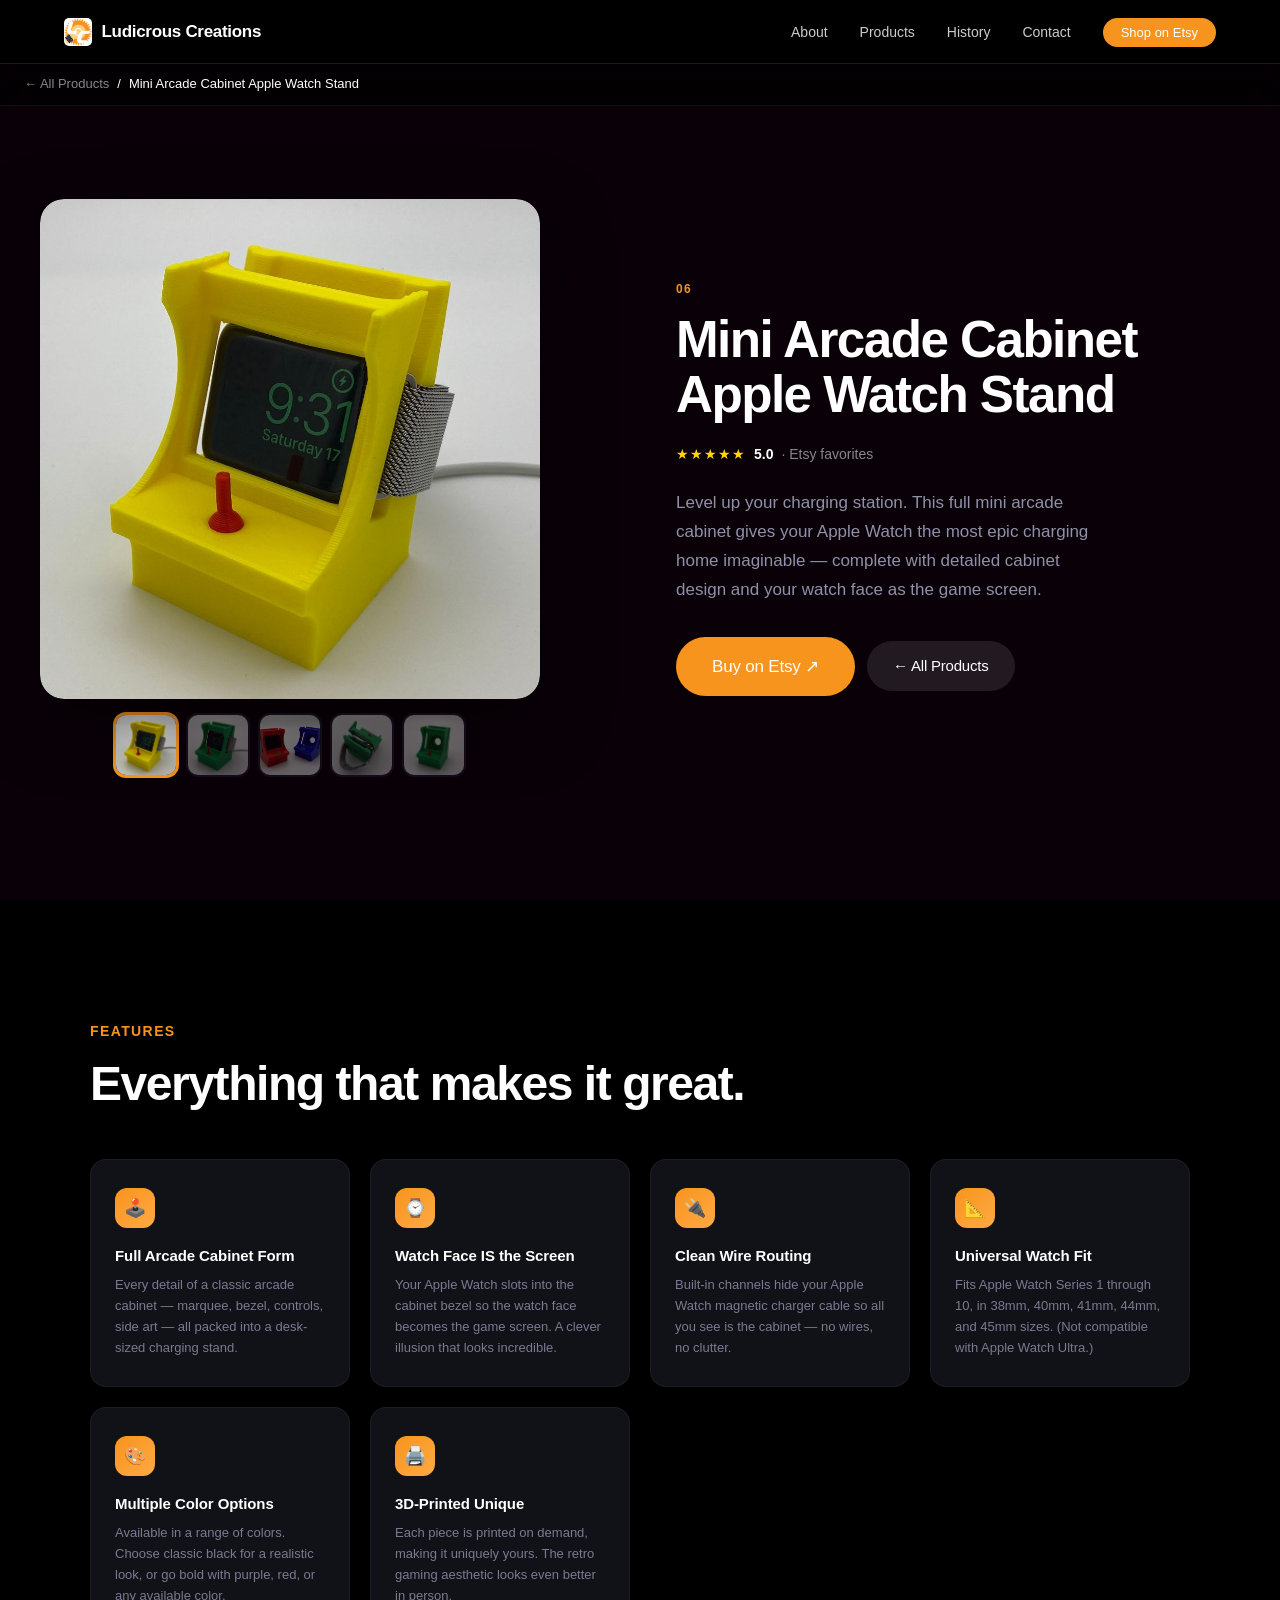
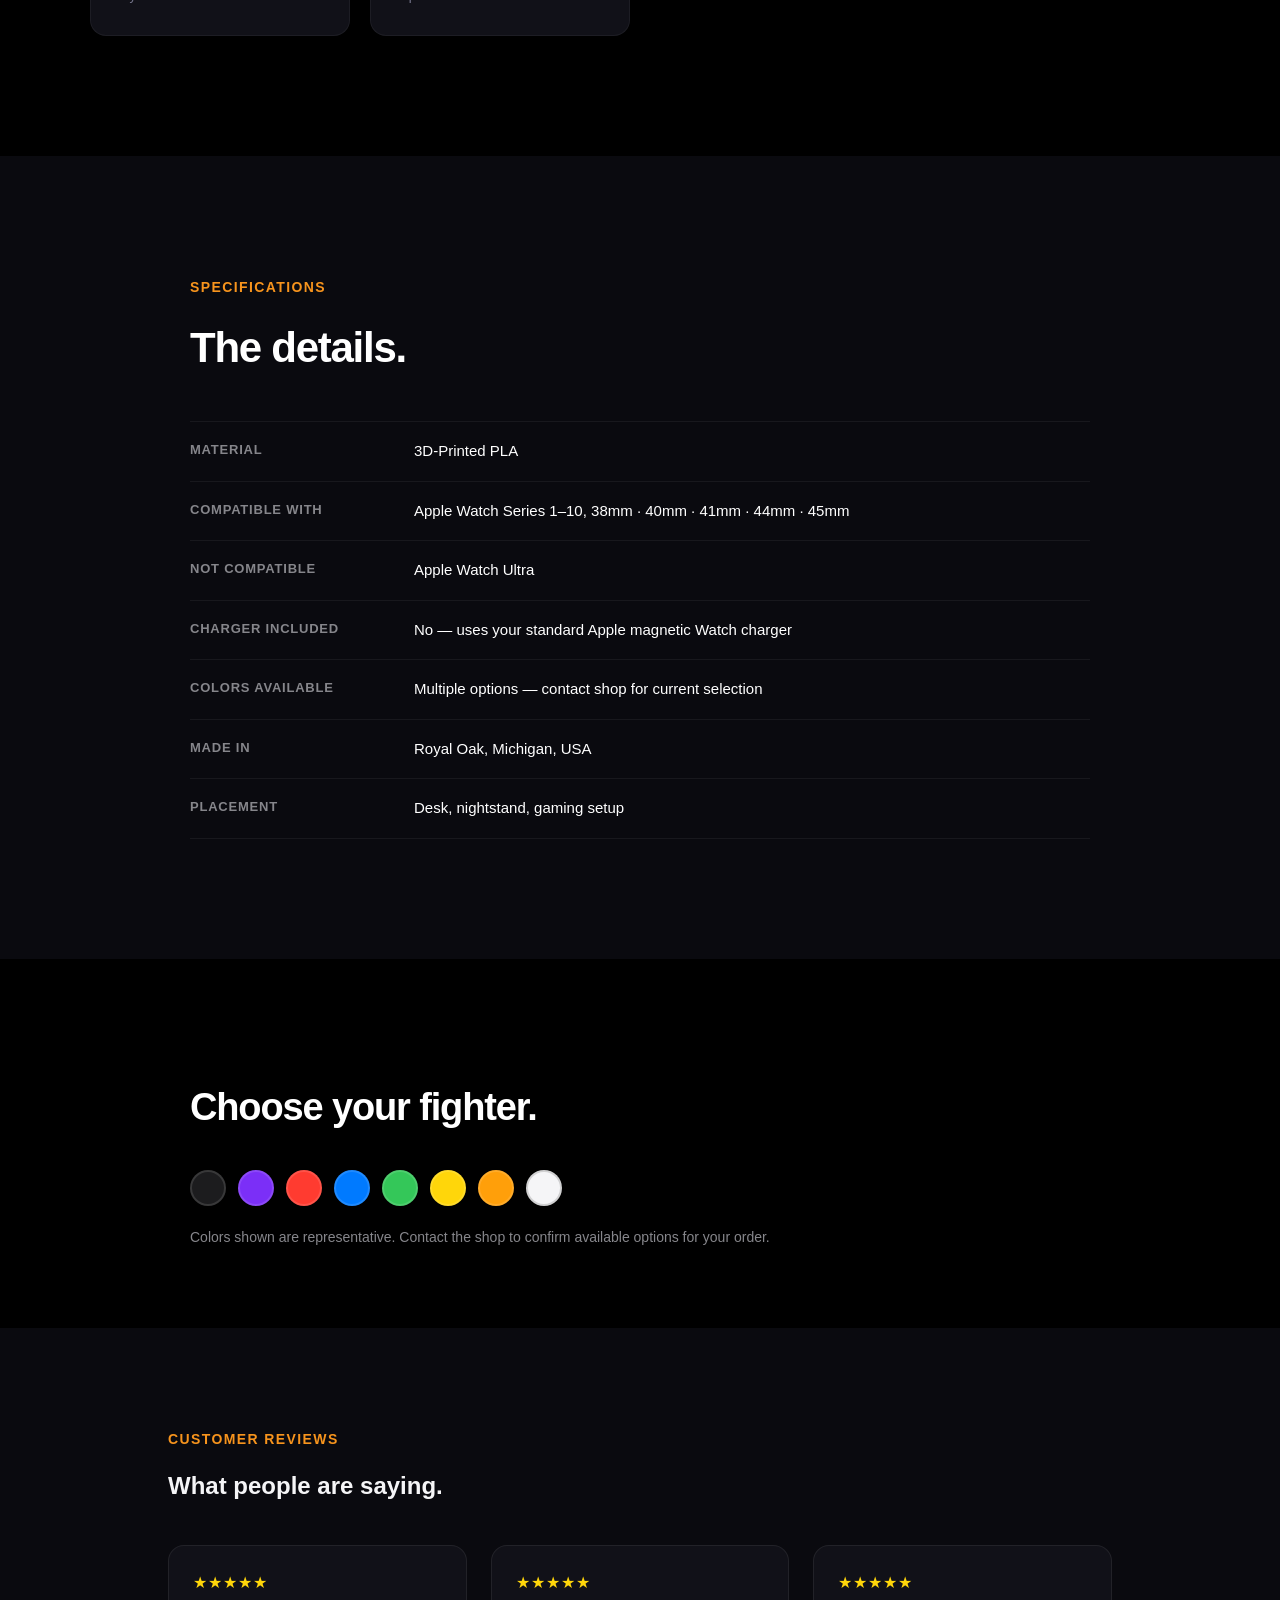
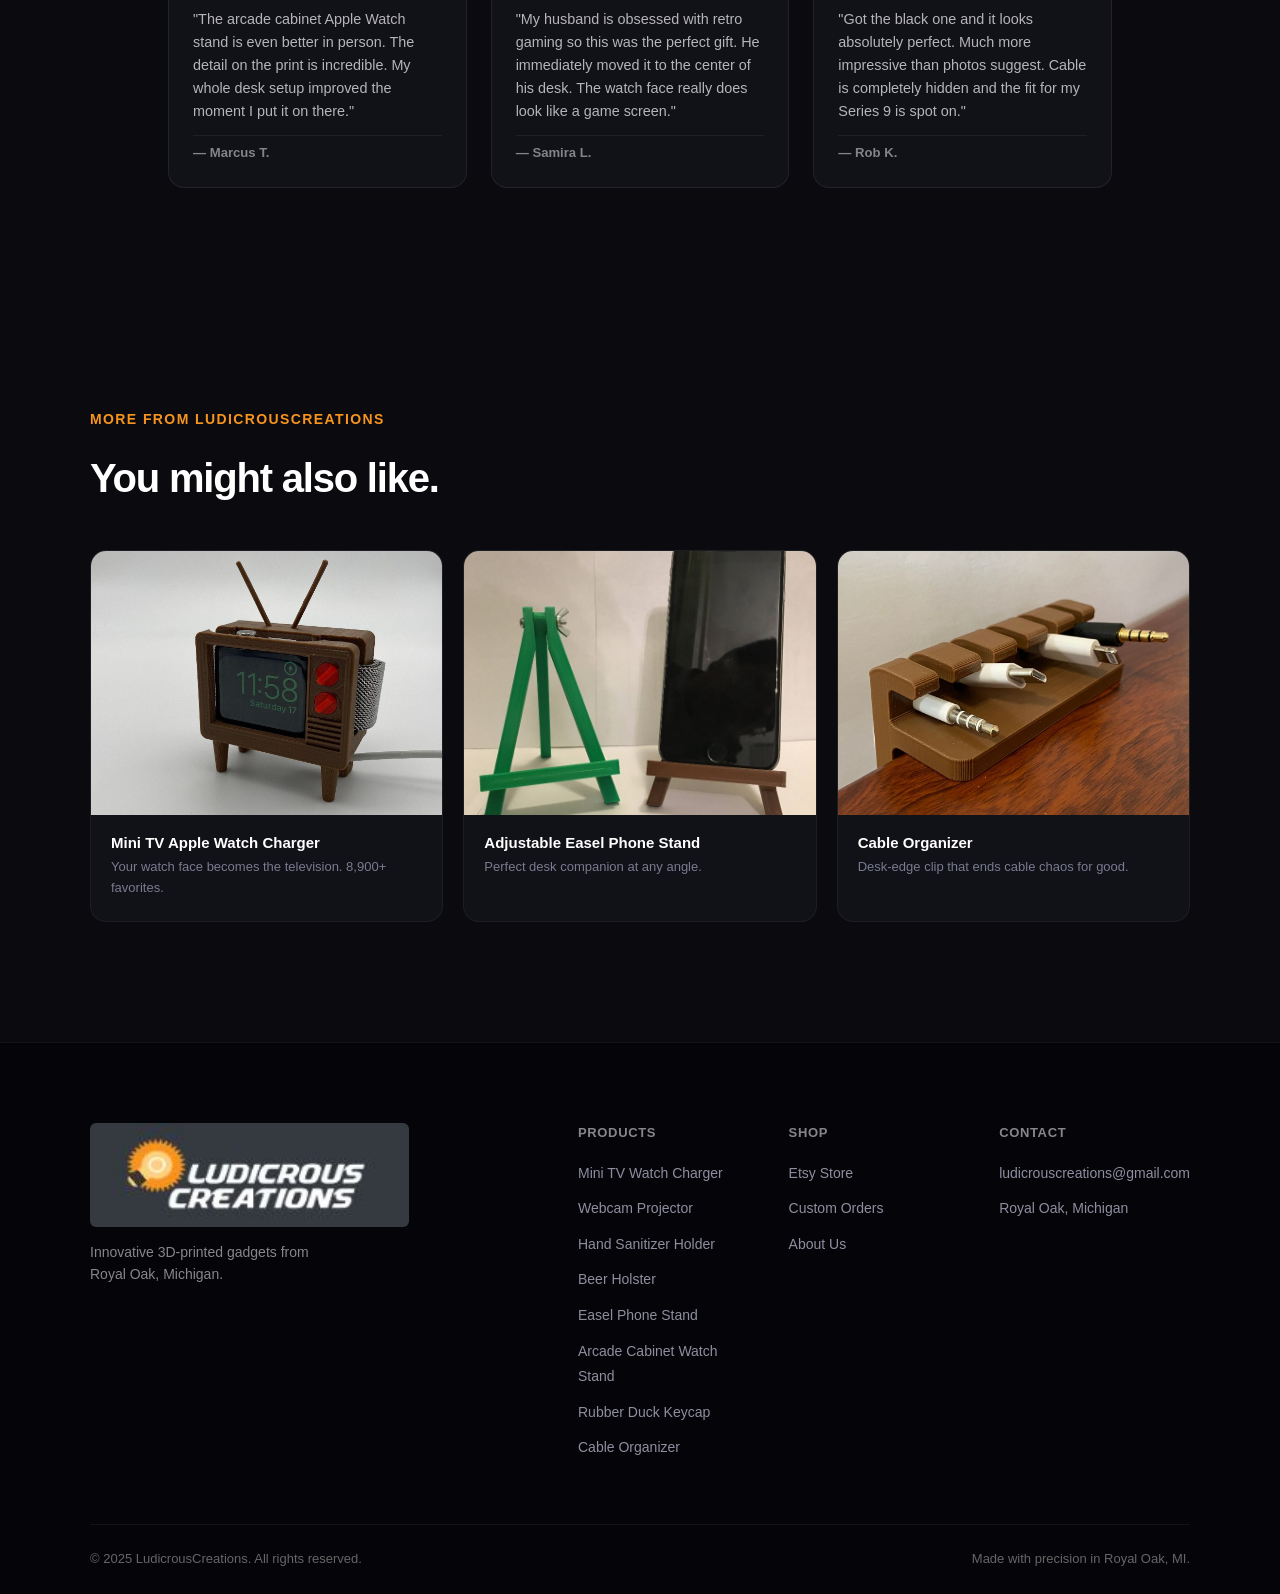
<file: product-arcade-watch.html>
<!DOCTYPE html>
<html lang="en">
<head>
    <meta charset="UTF-8">
    <meta name="viewport" content="width=device-width, initial-scale=1.0">
    <title>Mini Arcade Cabinet Apple Watch Stand — LudicrousCreations</title>
    <link rel="stylesheet" href="css/styles.css">
</head>
<body>

<nav class="nav nav--subpage" id="navbar">
    <div class="nav-container">
        <a href="index.html" class="nav-logo"><img src="Photo/LudicrousCreations_Logo/Logo1.JPG" alt="" class="nav-logo-img"><span class="nav-logo-text">Ludicrous Creations</span></a>
        <ul class="nav-links">
            <li><a href="index.html#about">About</a></li>
            <li><a href="products.html">Products</a></li>
            <li><a href="index.html#history">History</a></li>
            <li><a href="index.html#contact">Contact</a></li>
            <li><a href="https://www.etsy.com/shop/LudicrousCreations" target="_blank" class="nav-cta">Shop on Etsy</a></li>
        </ul>
        <button class="hamburger" id="hamburger" aria-label="Open menu">
            <span></span><span></span><span></span>
        </button>
    </div>
</nav>
<div class="mobile-menu" id="mobileMenu">
    <button class="mobile-close" id="mobileClose" aria-label="Close menu">✕</button>
    <ul>
        <li><a href="index.html#about" class="mobile-link">About</a></li>
        <li><a href="products.html" class="mobile-link">Products</a></li>
        <li><a href="index.html#history" class="mobile-link">History</a></li>
        <li><a href="index.html#contact" class="mobile-link">Contact</a></li>
        <li><a href="https://www.etsy.com/shop/LudicrousCreations" target="_blank" class="mobile-link">Shop on Etsy</a></li>
    </ul>
</div>
<div class="mobile-overlay" id="mobileOverlay"></div>

<div class="pp-breadcrumb">
    <a href="products.html">← All Products</a>
    <span>/</span>
    <span>Mini Arcade Cabinet Apple Watch Stand</span>
</div>

<section class="pp-hero" style="background:#0a0008;">
    <div class="pp-hero-inner">
        <div class="pp-gallery-wrap">
            <div class="product-gallery" id="ppGalleryWrap"
                 data-images='[
                     "Photo/ArcadeAppleWatchStand/ArcadeAppleWatchStand1.JPG",
                     "Photo/ArcadeAppleWatchStand/ArcadeAppleWatchStand2.JPG",
                     "Photo/ArcadeAppleWatchStand/ArcadeAppleWatchStand3.JPG",
                     "Photo/ArcadeAppleWatchStand/ArcadeAppleWatchStand4.JPG",
                     "Photo/ArcadeAppleWatchStand/ArcadeAppleWatchStand5.JPG"
                 ]'>
                <div class="gallery-main-wrap">
                    <img class="gallery-main-img" id="ppMainImg" src="" alt="Mini Arcade Cabinet Apple Watch Stand" style="transition:opacity 0.18s ease;">
                    <button class="gallery-nav gallery-prev" id="ppPrev" aria-label="Previous photo">
                        <svg viewBox="0 0 24 24" fill="none" stroke="currentColor" stroke-width="2.5" width="18" height="18"><path d="M15 18l-6-6 6-6"/></svg>
                    </button>
                    <button class="gallery-nav gallery-next" id="ppNext" aria-label="Next photo">
                        <svg viewBox="0 0 24 24" fill="none" stroke="currentColor" stroke-width="2.5" width="18" height="18"><path d="M9 18l6-6-6-6"/></svg>
                    </button>
                    <div class="gallery-counter" id="ppCounter"></div>
                </div>
                <div class="gallery-thumbs" id="ppThumbs"></div>
            </div>
        </div>

        <div class="pp-info">
            <span class="product-num">06</span>
            <h1>Mini Arcade Cabinet<br>Apple Watch Stand</h1>
            <div class="pp-rating">
                <span class="pp-stars">★★★★★</span>
                <strong>5.0</strong>
                <span>· Etsy favorites</span>
            </div>
            <p class="pp-tagline">Level up your charging station. This full mini arcade cabinet gives your Apple Watch the most epic charging home imaginable — complete with detailed cabinet design and your watch face as the game screen.</p>
            <div class="pp-cta">
                <a href="https://www.etsy.com/shop/LudicrousCreations" target="_blank" class="btn btn--primary btn--large">Buy on Etsy ↗</a>
                <a href="products.html" class="btn btn--ghost">← All Products</a>
            </div>
        </div>
    </div>
</section>

<section class="pp-features-section">
    <div class="pp-features-inner">
        <p class="section-eyebrow reveal">Features</p>
        <h2 class="reveal">Everything that makes it great.</h2>
        <div class="pp-features-grid reveal">
            <div class="pp-feat-item">
                <div class="pp-feat-icon">🕹️</div>
                <h3>Full Arcade Cabinet Form</h3>
                <p>Every detail of a classic arcade cabinet — marquee, bezel, controls, side art — all packed into a desk-sized charging stand.</p>
            </div>
            <div class="pp-feat-item">
                <div class="pp-feat-icon">⌚</div>
                <h3>Watch Face IS the Screen</h3>
                <p>Your Apple Watch slots into the cabinet bezel so the watch face becomes the game screen. A clever illusion that looks incredible.</p>
            </div>
            <div class="pp-feat-item">
                <div class="pp-feat-icon">🔌</div>
                <h3>Clean Wire Routing</h3>
                <p>Built-in channels hide your Apple Watch magnetic charger cable so all you see is the cabinet — no wires, no clutter.</p>
            </div>
            <div class="pp-feat-item">
                <div class="pp-feat-icon">📐</div>
                <h3>Universal Watch Fit</h3>
                <p>Fits Apple Watch Series 1 through 10, in 38mm, 40mm, 41mm, 44mm, and 45mm sizes. (Not compatible with Apple Watch Ultra.)</p>
            </div>
            <div class="pp-feat-item">
                <div class="pp-feat-icon">🎨</div>
                <h3>Multiple Color Options</h3>
                <p>Available in a range of colors. Choose classic black for a realistic look, or go bold with purple, red, or any available color.</p>
            </div>
            <div class="pp-feat-item">
                <div class="pp-feat-icon">🖨️</div>
                <h3>3D-Printed Unique</h3>
                <p>Each piece is printed on demand, making it uniquely yours. The retro gaming aesthetic looks even better in person.</p>
            </div>
        </div>
    </div>
</section>

<section class="pp-specs-section">
    <div class="pp-specs-inner">
        <p class="section-eyebrow reveal">Specifications</p>
        <h2 class="reveal">The details.</h2>
        <div class="pp-specs-table reveal">
            <div class="pp-spec-row"><div class="pp-spec-label">Material</div><div class="pp-spec-value">3D-Printed PLA</div></div>
            <div class="pp-spec-row"><div class="pp-spec-label">Compatible With</div><div class="pp-spec-value">Apple Watch Series 1–10, 38mm · 40mm · 41mm · 44mm · 45mm</div></div>
            <div class="pp-spec-row"><div class="pp-spec-label">Not Compatible</div><div class="pp-spec-value">Apple Watch Ultra</div></div>
            <div class="pp-spec-row"><div class="pp-spec-label">Charger Included</div><div class="pp-spec-value">No — uses your standard Apple magnetic Watch charger</div></div>
            <div class="pp-spec-row"><div class="pp-spec-label">Colors Available</div><div class="pp-spec-value">Multiple options — contact shop for current selection</div></div>
            <div class="pp-spec-row"><div class="pp-spec-label">Made In</div><div class="pp-spec-value">Royal Oak, Michigan, USA</div></div>
            <div class="pp-spec-row"><div class="pp-spec-label">Placement</div><div class="pp-spec-value">Desk, nightstand, gaming setup</div></div>
        </div>
    </div>
</section>

<section class="pp-colors-section">
    <div class="pp-colors-inner">
        <p class="section-eyebrow reveal">Colors</p>
        <h2 class="reveal">Choose your fighter.</h2>
        <div class="pp-color-row reveal">
            <div class="pp-color-swatch" style="background:#1c1c1e" title="Black"></div>
            <div class="pp-color-swatch" style="background:#7b2ff7" title="Purple"></div>
            <div class="pp-color-swatch" style="background:#ff3b30" title="Red"></div>
            <div class="pp-color-swatch" style="background:#007aff" title="Blue"></div>
            <div class="pp-color-swatch" style="background:#34c759" title="Green"></div>
            <div class="pp-color-swatch" style="background:#ffd60a" title="Yellow"></div>
            <div class="pp-color-swatch" style="background:#ff9f0a" title="Orange"></div>
            <div class="pp-color-swatch" style="background:#f5f5f7;border-color:rgba(0,0,0,0.15)" title="White"></div>
        </div>
        <p class="pp-colors-note reveal">Colors shown are representative. Contact the shop to confirm available options for your order.</p>
    </div>
</section>

<section class="pp-reviews-section">
    <div class="pp-reviews-inner">
        <p class="section-eyebrow reveal">Customer Reviews</p>
        <h2 class="reveal">What people are saying.</h2>
        <div class="pp-reviews-grid reveal">
            <div class="pp-review-card">
                <div class="pp-review-stars">★★★★★</div>
                <p class="pp-review-text">"The arcade cabinet Apple Watch stand is even better in person. The detail on the print is incredible. My whole desk setup improved the moment I put it on there."</p>
                <div class="pp-review-author">— Marcus T.</div>
            </div>
            <div class="pp-review-card">
                <div class="pp-review-stars">★★★★★</div>
                <p class="pp-review-text">"My husband is obsessed with retro gaming so this was the perfect gift. He immediately moved it to the center of his desk. The watch face really does look like a game screen."</p>
                <div class="pp-review-author">— Samira L.</div>
            </div>
            <div class="pp-review-card">
                <div class="pp-review-stars">★★★★★</div>
                <p class="pp-review-text">"Got the black one and it looks absolutely perfect. Much more impressive than photos suggest. Cable is completely hidden and the fit for my Series 9 is spot on."</p>
                <div class="pp-review-author">— Rob K.</div>
            </div>
        </div>
    </div>
</section>

<section class="pp-related-section">
    <div class="pp-related-inner">
        <p class="section-eyebrow reveal">More from LudicrousCreations</p>
        <h2 class="reveal">You might also like.</h2>
        <div class="pp-related-grid reveal">
            <a href="product-tv-charger.html" class="pp-related-card">
                <div class="pp-related-visual pg-visual--arcade">
                    <img src="Photo/AppleWatchStand/AppleTVWatchStand1.JPG" alt="Mini TV Apple Watch Charge Station" style="width:100%;height:100%;object-fit:cover;">
                </div>
                <div class="pp-related-body">
                    <h3>Mini TV Apple Watch Charger</h3>
                    <p>Your watch face becomes the television. 8,900+ favorites.</p>
                </div>
            </a>
            <a href="product-easel.html" class="pp-related-card">
                <div class="pp-related-visual pg-visual--arcade">
                    <img src="Photo/EaselStand/EaselStand1.JPG" alt="Adjustable Easel Phone Stand" style="width:100%;height:100%;object-fit:cover;">
                </div>
                <div class="pp-related-body">
                    <h3>Adjustable Easel Phone Stand</h3>
                    <p>Perfect desk companion at any angle.</p>
                </div>
            </a>
            <a href="product-cable-organizer.html" class="pp-related-card">
                <div class="pp-related-visual pg-visual--arcade">
                    <img src="Photo/CableOrganizer/CableOrganizer1.JPG" alt="Cable Organizer" style="width:100%;height:100%;object-fit:cover;">
                </div>
                <div class="pp-related-body">
                    <h3>Cable Organizer</h3>
                    <p>Desk-edge clip that ends cable chaos for good.</p>
                </div>
            </a>
        </div>
    </div>
</section>

<footer class="footer">
    <div class="footer-inner">
        <div class="footer-brand">
            <img src="Photo/LudicrousCreations/LudicrousCreations.JPG" alt="LudicrousCreations" class="footer-logo-img">
            <p>Innovative 3D-printed gadgets from<br>Royal Oak, Michigan.</p>
        </div>
        <div class="footer-cols">
            <div class="footer-col">
                <h4>Products</h4>
                <ul>
                    <li><a href="product-tv-charger.html">Mini TV Watch Charger</a></li>
                    <li><a href="product-webcam.html">Webcam Projector</a></li>
                    <li><a href="product-sanitizer.html">Hand Sanitizer Holder</a></li>
                    <li><a href="product-beer.html">Beer Holster</a></li>
                    <li><a href="product-easel.html">Easel Phone Stand</a></li>
                    <li><a href="product-arcade-watch.html">Arcade Cabinet Watch Stand</a></li>
                    <li><a href="product-rubber-duck.html">Rubber Duck Keycap</a></li>
                    <li><a href="product-cable-organizer.html">Cable Organizer</a></li>
                </ul>
            </div>
            <div class="footer-col">
                <h4>Shop</h4>
                <ul>
                    <li><a href="https://www.etsy.com/shop/LudicrousCreations" target="_blank">Etsy Store</a></li>
                    <li><a href="mailto:ludicrouscreations@gmail.com">Custom Orders</a></li>
                    <li><a href="index.html#about">About Us</a></li>
                </ul>
            </div>
            <div class="footer-col">
                <h4>Contact</h4>
                <ul>
                    <li><a href="mailto:ludicrouscreations@gmail.com">ludicrouscreations@gmail.com</a></li>
                    <li><span>Royal Oak, Michigan</span></li>
                </ul>
            </div>
        </div>
    </div>
    <div class="footer-bottom">
        <p>&copy; 2025 LudicrousCreations. All rights reserved.</p>
        <p>Made with precision in Royal Oak, MI.</p>
    </div>
</footer>

<script src="js/page.js"></script>
<script src="js/analytics.js"></script>
<script src="js/product-analytics.js"></script>
</body>
</html>
</file>
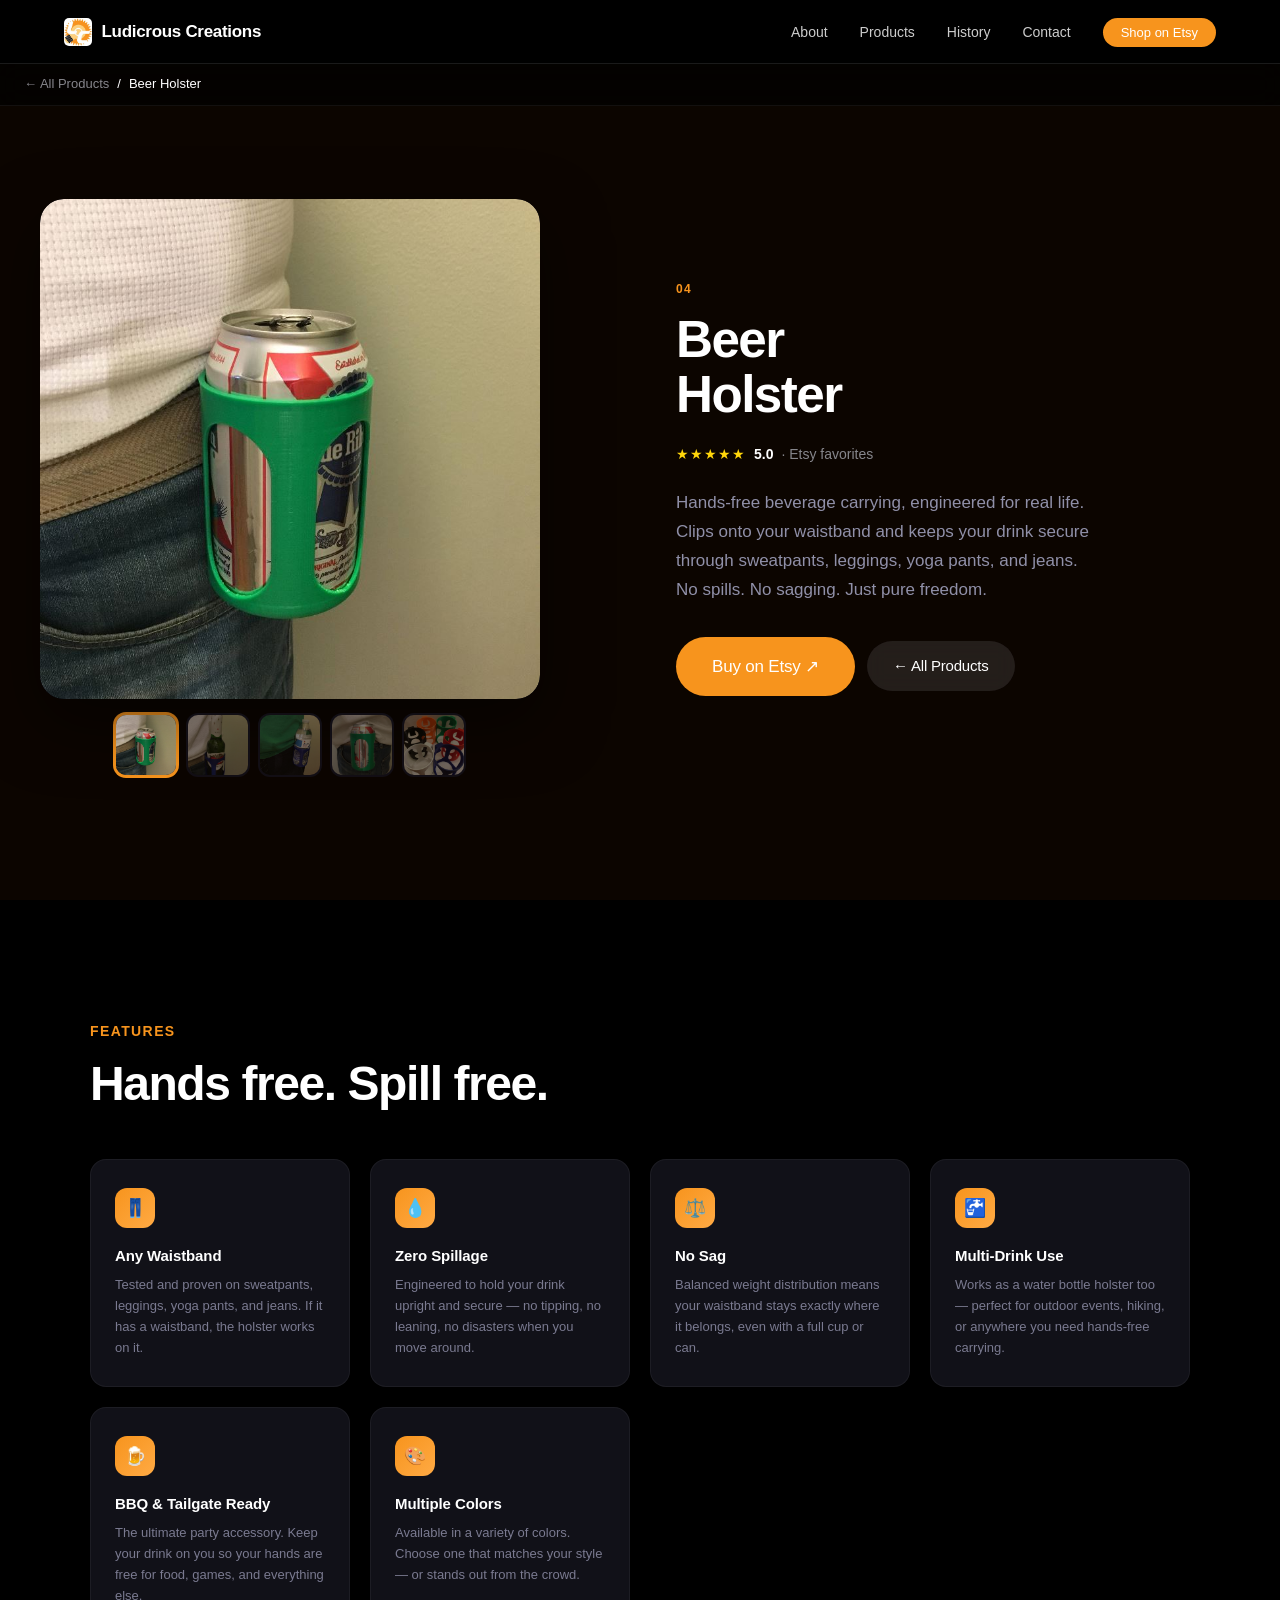
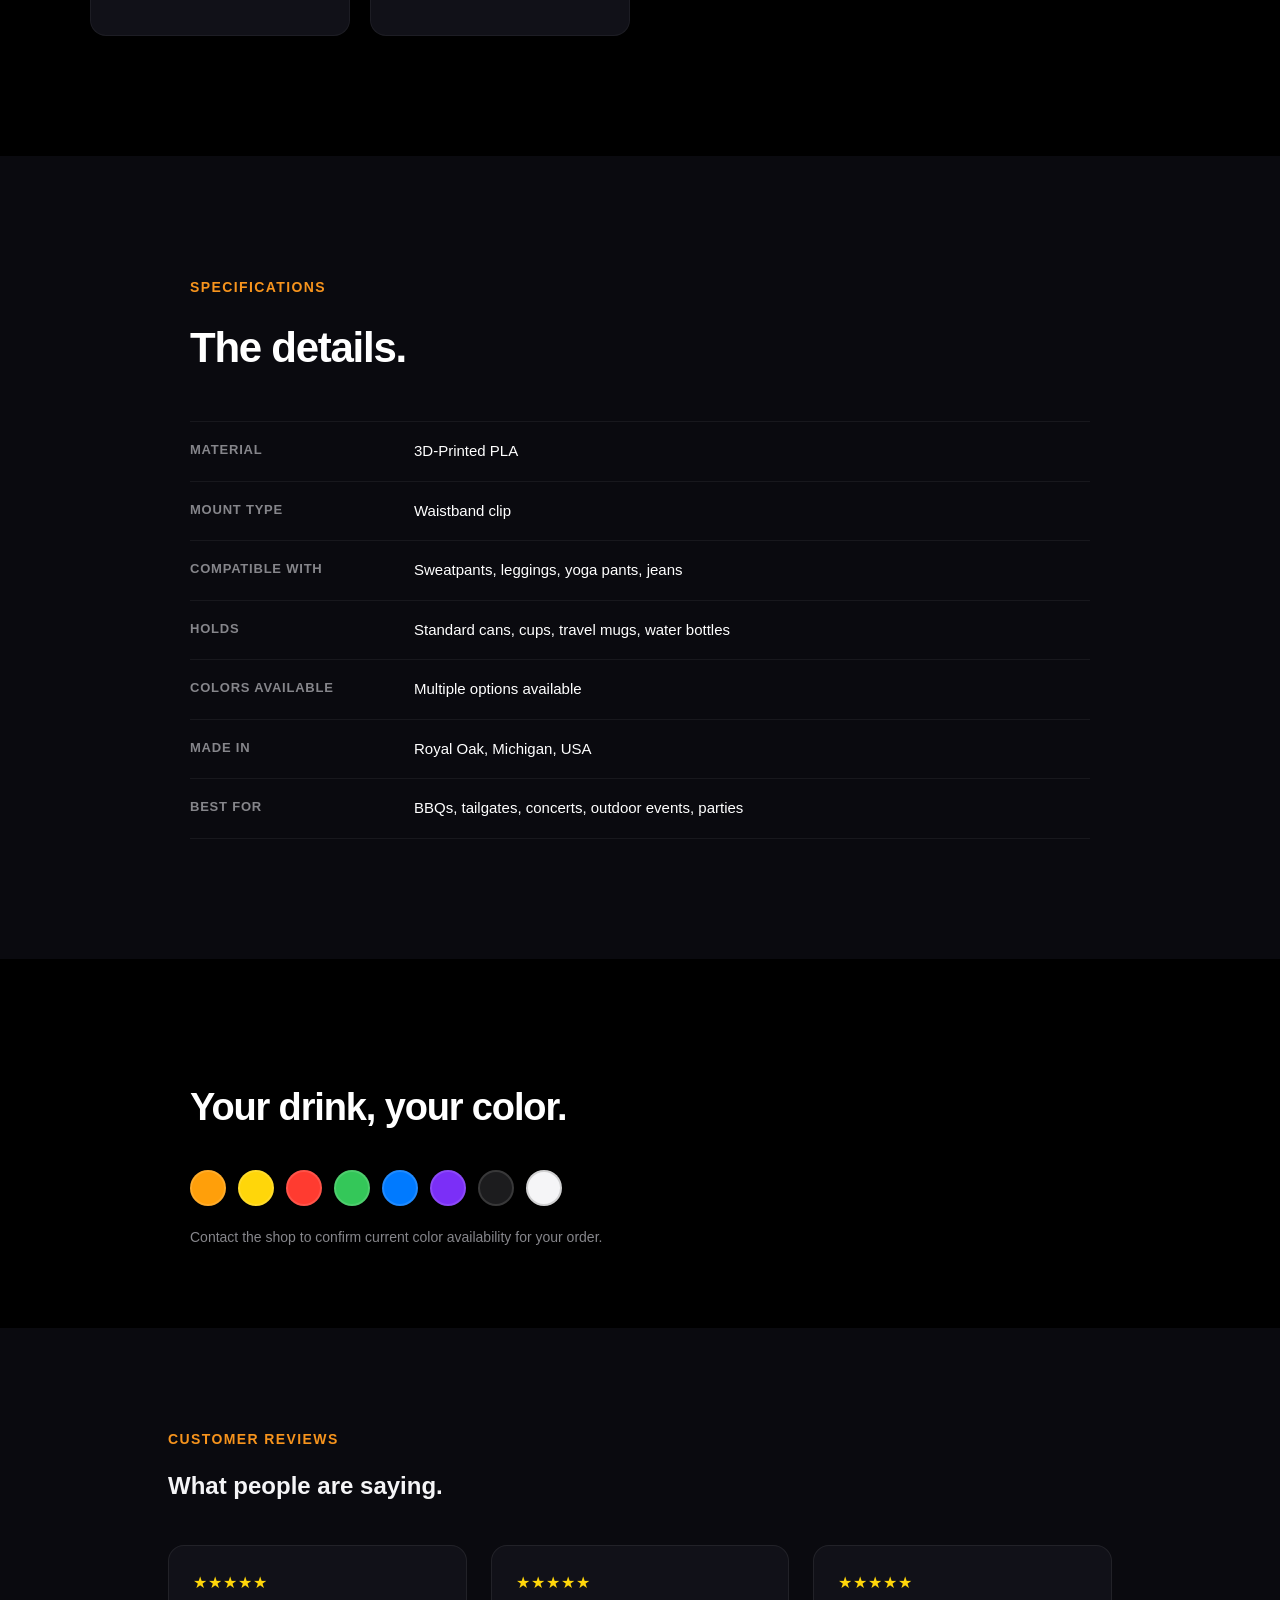
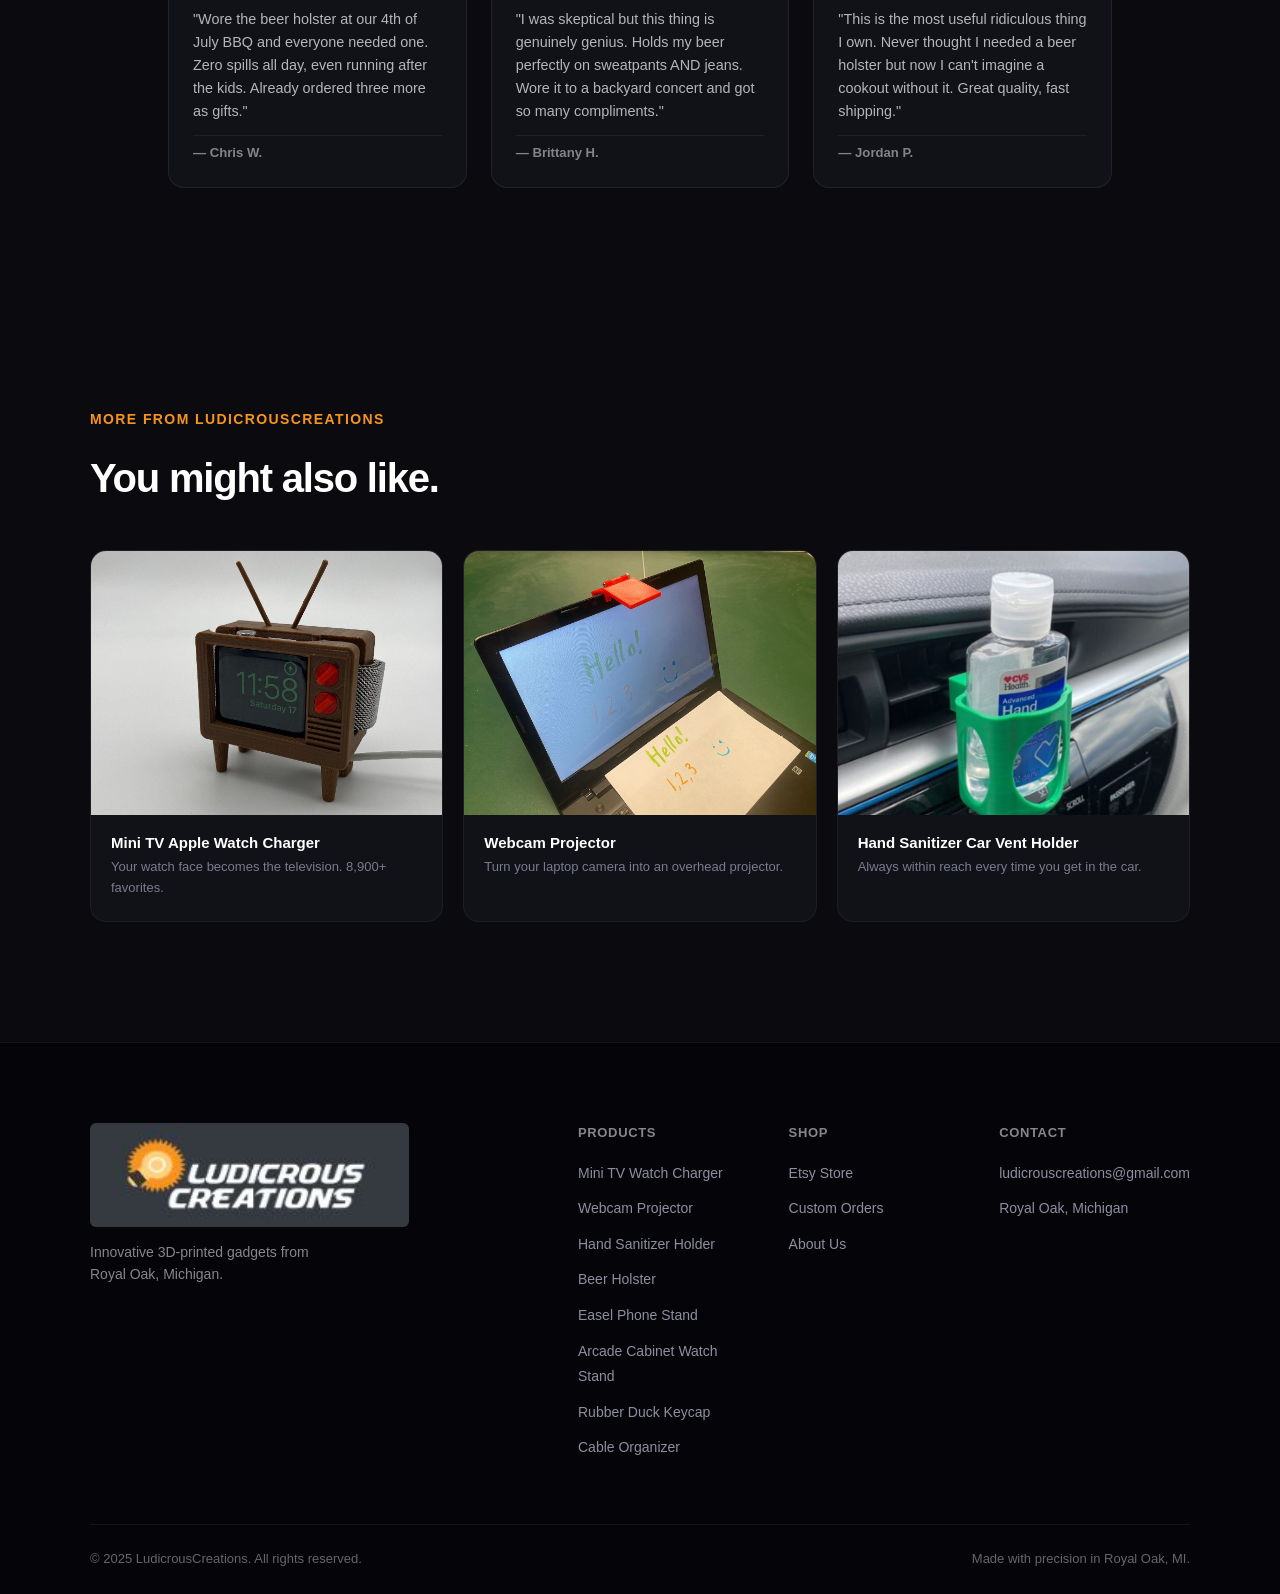
<file: product-beer.html>
<!DOCTYPE html>
<html lang="en">
<head>
    <meta charset="UTF-8">
    <meta name="viewport" content="width=device-width, initial-scale=1.0">
    <title>Beer Holster — LudicrousCreations</title>
    <link rel="stylesheet" href="css/styles.css">
</head>
<body>

<nav class="nav nav--subpage" id="navbar">
    <div class="nav-container">
        <a href="index.html" class="nav-logo"><img src="Photo/LudicrousCreations_Logo/Logo1.JPG" alt="" class="nav-logo-img"><span class="nav-logo-text">Ludicrous Creations</span></a>
        <ul class="nav-links">
            <li><a href="index.html#about">About</a></li>
            <li><a href="products.html">Products</a></li>
            <li><a href="index.html#history">History</a></li>
            <li><a href="index.html#contact">Contact</a></li>
            <li><a href="https://www.etsy.com/shop/LudicrousCreations" target="_blank" class="nav-cta">Shop on Etsy</a></li>
        </ul>
        <button class="hamburger" id="hamburger" aria-label="Open menu">
            <span></span><span></span><span></span>
        </button>
    </div>
</nav>
<div class="mobile-menu" id="mobileMenu">
    <button class="mobile-close" id="mobileClose" aria-label="Close menu">✕</button>
    <ul>
        <li><a href="index.html#about" class="mobile-link">About</a></li>
        <li><a href="products.html" class="mobile-link">Products</a></li>
        <li><a href="index.html#history" class="mobile-link">History</a></li>
        <li><a href="index.html#contact" class="mobile-link">Contact</a></li>
        <li><a href="https://www.etsy.com/shop/LudicrousCreations" target="_blank" class="mobile-link">Shop on Etsy</a></li>
    </ul>
</div>
<div class="mobile-overlay" id="mobileOverlay"></div>

<div class="pp-breadcrumb">
    <a href="products.html">← All Products</a>
    <span>/</span>
    <span>Beer Holster</span>
</div>

<section class="pp-hero pp-hero--beer">
    <div class="pp-hero-inner">
        <div class="pp-gallery-wrap">
            <div class="product-gallery" id="ppGalleryWrap"
                 data-images='[
                     "Photo/BeerHolster/BeerHolster1.JPG",
                     "Photo/BeerHolster/BeerHolster2.JPG",
                     "Photo/BeerHolster/BeerHolster3.JPG",
                     "Photo/BeerHolster/BeerHolster4.JPG",
                     "Photo/BeerHolster/BeerHolster5.JPG"
                 ]'>
                <div class="gallery-main-wrap">
                    <img class="gallery-main-img" id="ppMainImg" src="" alt="Beer Holster" style="transition:opacity 0.18s ease;">
                    <div class="gallery-fallback illus-beer" id="beerFallback">
                        <div class="holster-scene">
                            <div class="waistband">
                                <div class="fabric-texture"></div>
                                <div class="holster-mount">
                                    <div class="holster-clip-body">
                                        <div class="holster-arm"></div>
                                        <div class="cup-holder">
                                            <div class="cup">
                                                <div class="cup-body">
                                                    <div class="beer-liquid"></div>
                                                    <div class="beer-foam">
                                                        <div class="foam-bubble"></div>
                                                        <div class="foam-bubble b2"></div>
                                                        <div class="foam-bubble b3"></div>
                                                    </div>
                                                </div>
                                                <div class="cup-ring"></div>
                                            </div>
                                        </div>
                                    </div>
                                </div>
                            </div>
                            <div class="holster-label-tag">HOLSTER</div>
                        </div>
                    </div>
                    <button class="gallery-nav gallery-prev" id="ppPrev" aria-label="Previous photo">
                        <svg viewBox="0 0 24 24" fill="none" stroke="currentColor" stroke-width="2.5" width="18" height="18"><path d="M15 18l-6-6 6-6"/></svg>
                    </button>
                    <button class="gallery-nav gallery-next" id="ppNext" aria-label="Next photo">
                        <svg viewBox="0 0 24 24" fill="none" stroke="currentColor" stroke-width="2.5" width="18" height="18"><path d="M9 18l6-6-6-6"/></svg>
                    </button>
                    <div class="gallery-counter" id="ppCounter"></div>
                </div>
                <div class="gallery-thumbs" id="ppThumbs"></div>
            </div>
        </div>

        <div class="pp-info">
            <span class="product-num">04</span>
            <h1>Beer<br>Holster</h1>
            <div class="pp-rating">
                <span class="pp-stars">★★★★★</span>
                <strong>5.0</strong>
                <span>· Etsy favorites</span>
            </div>
            <p class="pp-tagline">Hands-free beverage carrying, engineered for real life. Clips onto your waistband and keeps your drink secure through sweatpants, leggings, yoga pants, and jeans. No spills. No sagging. Just pure freedom.</p>
            <div class="pp-cta">
                <a href="https://www.etsy.com/shop/LudicrousCreations" target="_blank" class="btn btn--primary btn--large">Buy on Etsy ↗</a>
                <a href="products.html" class="btn btn--ghost">← All Products</a>
            </div>
        </div>
    </div>
</section>

<section class="pp-features-section">
    <div class="pp-features-inner">
        <p class="section-eyebrow reveal">Features</p>
        <h2 class="reveal">Hands free. Spill free.</h2>
        <div class="pp-features-grid reveal">
            <div class="pp-feat-item">
                <div class="pp-feat-icon">👖</div>
                <h3>Any Waistband</h3>
                <p>Tested and proven on sweatpants, leggings, yoga pants, and jeans. If it has a waistband, the holster works on it.</p>
            </div>
            <div class="pp-feat-item">
                <div class="pp-feat-icon">💧</div>
                <h3>Zero Spillage</h3>
                <p>Engineered to hold your drink upright and secure — no tipping, no leaning, no disasters when you move around.</p>
            </div>
            <div class="pp-feat-item">
                <div class="pp-feat-icon">⚖️</div>
                <h3>No Sag</h3>
                <p>Balanced weight distribution means your waistband stays exactly where it belongs, even with a full cup or can.</p>
            </div>
            <div class="pp-feat-item">
                <div class="pp-feat-icon">🚰</div>
                <h3>Multi-Drink Use</h3>
                <p>Works as a water bottle holster too — perfect for outdoor events, hiking, or anywhere you need hands-free carrying.</p>
            </div>
            <div class="pp-feat-item">
                <div class="pp-feat-icon">🍺</div>
                <h3>BBQ &amp; Tailgate Ready</h3>
                <p>The ultimate party accessory. Keep your drink on you so your hands are free for food, games, and everything else.</p>
            </div>
            <div class="pp-feat-item">
                <div class="pp-feat-icon">🎨</div>
                <h3>Multiple Colors</h3>
                <p>Available in a variety of colors. Choose one that matches your style — or stands out from the crowd.</p>
            </div>
        </div>
    </div>
</section>

<section class="pp-specs-section">
    <div class="pp-specs-inner">
        <p class="section-eyebrow reveal">Specifications</p>
        <h2 class="reveal">The details.</h2>
        <div class="pp-specs-table reveal">
            <div class="pp-spec-row"><div class="pp-spec-label">Material</div><div class="pp-spec-value">3D-Printed PLA</div></div>
            <div class="pp-spec-row"><div class="pp-spec-label">Mount Type</div><div class="pp-spec-value">Waistband clip</div></div>
            <div class="pp-spec-row"><div class="pp-spec-label">Compatible With</div><div class="pp-spec-value">Sweatpants, leggings, yoga pants, jeans</div></div>
            <div class="pp-spec-row"><div class="pp-spec-label">Holds</div><div class="pp-spec-value">Standard cans, cups, travel mugs, water bottles</div></div>
            <div class="pp-spec-row"><div class="pp-spec-label">Colors Available</div><div class="pp-spec-value">Multiple options available</div></div>
            <div class="pp-spec-row"><div class="pp-spec-label">Made In</div><div class="pp-spec-value">Royal Oak, Michigan, USA</div></div>
            <div class="pp-spec-row"><div class="pp-spec-label">Best For</div><div class="pp-spec-value">BBQs, tailgates, concerts, outdoor events, parties</div></div>
        </div>
    </div>
</section>

<section class="pp-colors-section">
    <div class="pp-colors-inner">
        <p class="section-eyebrow reveal">Colors</p>
        <h2 class="reveal">Your drink, your color.</h2>
        <div class="pp-color-row reveal">
            <div class="pp-color-swatch" style="background:#ff9f0a" title="Orange"></div>
            <div class="pp-color-swatch" style="background:#ffd60a" title="Yellow"></div>
            <div class="pp-color-swatch" style="background:#ff3b30" title="Red"></div>
            <div class="pp-color-swatch" style="background:#34c759" title="Green"></div>
            <div class="pp-color-swatch" style="background:#007aff" title="Blue"></div>
            <div class="pp-color-swatch" style="background:#7b2ff7" title="Purple"></div>
            <div class="pp-color-swatch" style="background:#1c1c1e" title="Black"></div>
            <div class="pp-color-swatch" style="background:#f5f5f7;border-color:rgba(0,0,0,0.15)" title="White"></div>
        </div>
        <p class="pp-colors-note reveal">Contact the shop to confirm current color availability for your order.</p>
    </div>
</section>

<section class="pp-reviews-section">
    <div class="pp-reviews-inner">
        <p class="section-eyebrow reveal">Customer Reviews</p>
        <h2 class="reveal">What people are saying.</h2>
        <div class="pp-reviews-grid reveal">
            <div class="pp-review-card">
                <div class="pp-review-stars">★★★★★</div>
                <p class="pp-review-text">"Wore the beer holster at our 4th of July BBQ and everyone needed one. Zero spills all day, even running after the kids. Already ordered three more as gifts."</p>
                <div class="pp-review-author">— Chris W.</div>
            </div>
            <div class="pp-review-card">
                <div class="pp-review-stars">★★★★★</div>
                <p class="pp-review-text">"I was skeptical but this thing is genuinely genius. Holds my beer perfectly on sweatpants AND jeans. Wore it to a backyard concert and got so many compliments."</p>
                <div class="pp-review-author">— Brittany H.</div>
            </div>
            <div class="pp-review-card">
                <div class="pp-review-stars">★★★★★</div>
                <p class="pp-review-text">"This is the most useful ridiculous thing I own. Never thought I needed a beer holster but now I can't imagine a cookout without it. Great quality, fast shipping."</p>
                <div class="pp-review-author">— Jordan P.</div>
            </div>
        </div>
    </div>
</section>

<section class="pp-related-section">
    <div class="pp-related-inner">
        <p class="section-eyebrow reveal">More from LudicrousCreations</p>
        <h2 class="reveal">You might also like.</h2>
        <div class="pp-related-grid reveal">
            <a href="product-tv-charger.html" class="pp-related-card">
                <div class="pp-related-visual pg-visual--arcade">
                    <img src="Photo/AppleWatchStand/AppleTVWatchStand1.JPG" alt="Mini TV Apple Watch Charge Station" style="width:100%;height:100%;object-fit:cover;">
                </div>
                <div class="pp-related-body">
                    <h3>Mini TV Apple Watch Charger</h3>
                    <p>Your watch face becomes the television. 8,900+ favorites.</p>
                </div>
            </a>
            <a href="product-webcam.html" class="pp-related-card">
                <div class="pp-related-visual pg-visual--webcam">
                    <img src="Photo/DocWebCam/DocWebCam1.JPG" alt="Webcam Projector" style="width:100%;height:100%;object-fit:cover;">
                </div>
                <div class="pp-related-body">
                    <h3>Webcam Projector</h3>
                    <p>Turn your laptop camera into an overhead projector.</p>
                </div>
            </a>
            <a href="product-sanitizer.html" class="pp-related-card">
                <div class="pp-related-visual pg-visual--sanitizer">
                    <img src="Photo/CarVentHandSanitizerHolder/HandSanitizerHolder.JPG" alt="Hand Sanitizer Car Vent Holder" style="width:100%;height:100%;object-fit:cover;">
                </div>
                <div class="pp-related-body">
                    <h3>Hand Sanitizer Car Vent Holder</h3>
                    <p>Always within reach every time you get in the car.</p>
                </div>
            </a>
        </div>
    </div>
</section>

<footer class="footer">
    <div class="footer-inner">
        <div class="footer-brand">
            <img src="Photo/LudicrousCreations/LudicrousCreations.JPG" alt="LudicrousCreations" class="footer-logo-img">
            <p>Innovative 3D-printed gadgets from<br>Royal Oak, Michigan.</p>
        </div>
        <div class="footer-cols">
            <div class="footer-col">
                <h4>Products</h4>
                <ul>
                    <li><a href="product-tv-charger.html">Mini TV Watch Charger</a></li>
                    <li><a href="product-webcam.html">Webcam Projector</a></li>
                    <li><a href="product-sanitizer.html">Hand Sanitizer Holder</a></li>
                    <li><a href="product-beer.html">Beer Holster</a></li>
                    <li><a href="product-easel.html">Easel Phone Stand</a></li>
                    <li><a href="product-arcade-watch.html">Arcade Cabinet Watch Stand</a></li>
                    <li><a href="product-rubber-duck.html">Rubber Duck Keycap</a></li>
                    <li><a href="product-cable-organizer.html">Cable Organizer</a></li>
                </ul>
            </div>
            <div class="footer-col">
                <h4>Shop</h4>
                <ul>
                    <li><a href="https://www.etsy.com/shop/LudicrousCreations" target="_blank">Etsy Store</a></li>
                    <li><a href="mailto:ludicrouscreations@gmail.com">Custom Orders</a></li>
                    <li><a href="index.html#about">About Us</a></li>
                </ul>
            </div>
            <div class="footer-col">
                <h4>Contact</h4>
                <ul>
                    <li><a href="mailto:ludicrouscreations@gmail.com">ludicrouscreations@gmail.com</a></li>
                    <li><span>Royal Oak, Michigan</span></li>
                </ul>
            </div>
        </div>
    </div>
    <div class="footer-bottom">
        <p>&copy; 2025 LudicrousCreations. All rights reserved.</p>
        <p>Made with precision in Royal Oak, MI.</p>
    </div>
</footer>

<script src="js/page.js"></script>
<script src="js/analytics.js"></script>
<script src="js/product-analytics.js"></script>
</body>
</html>
</file>
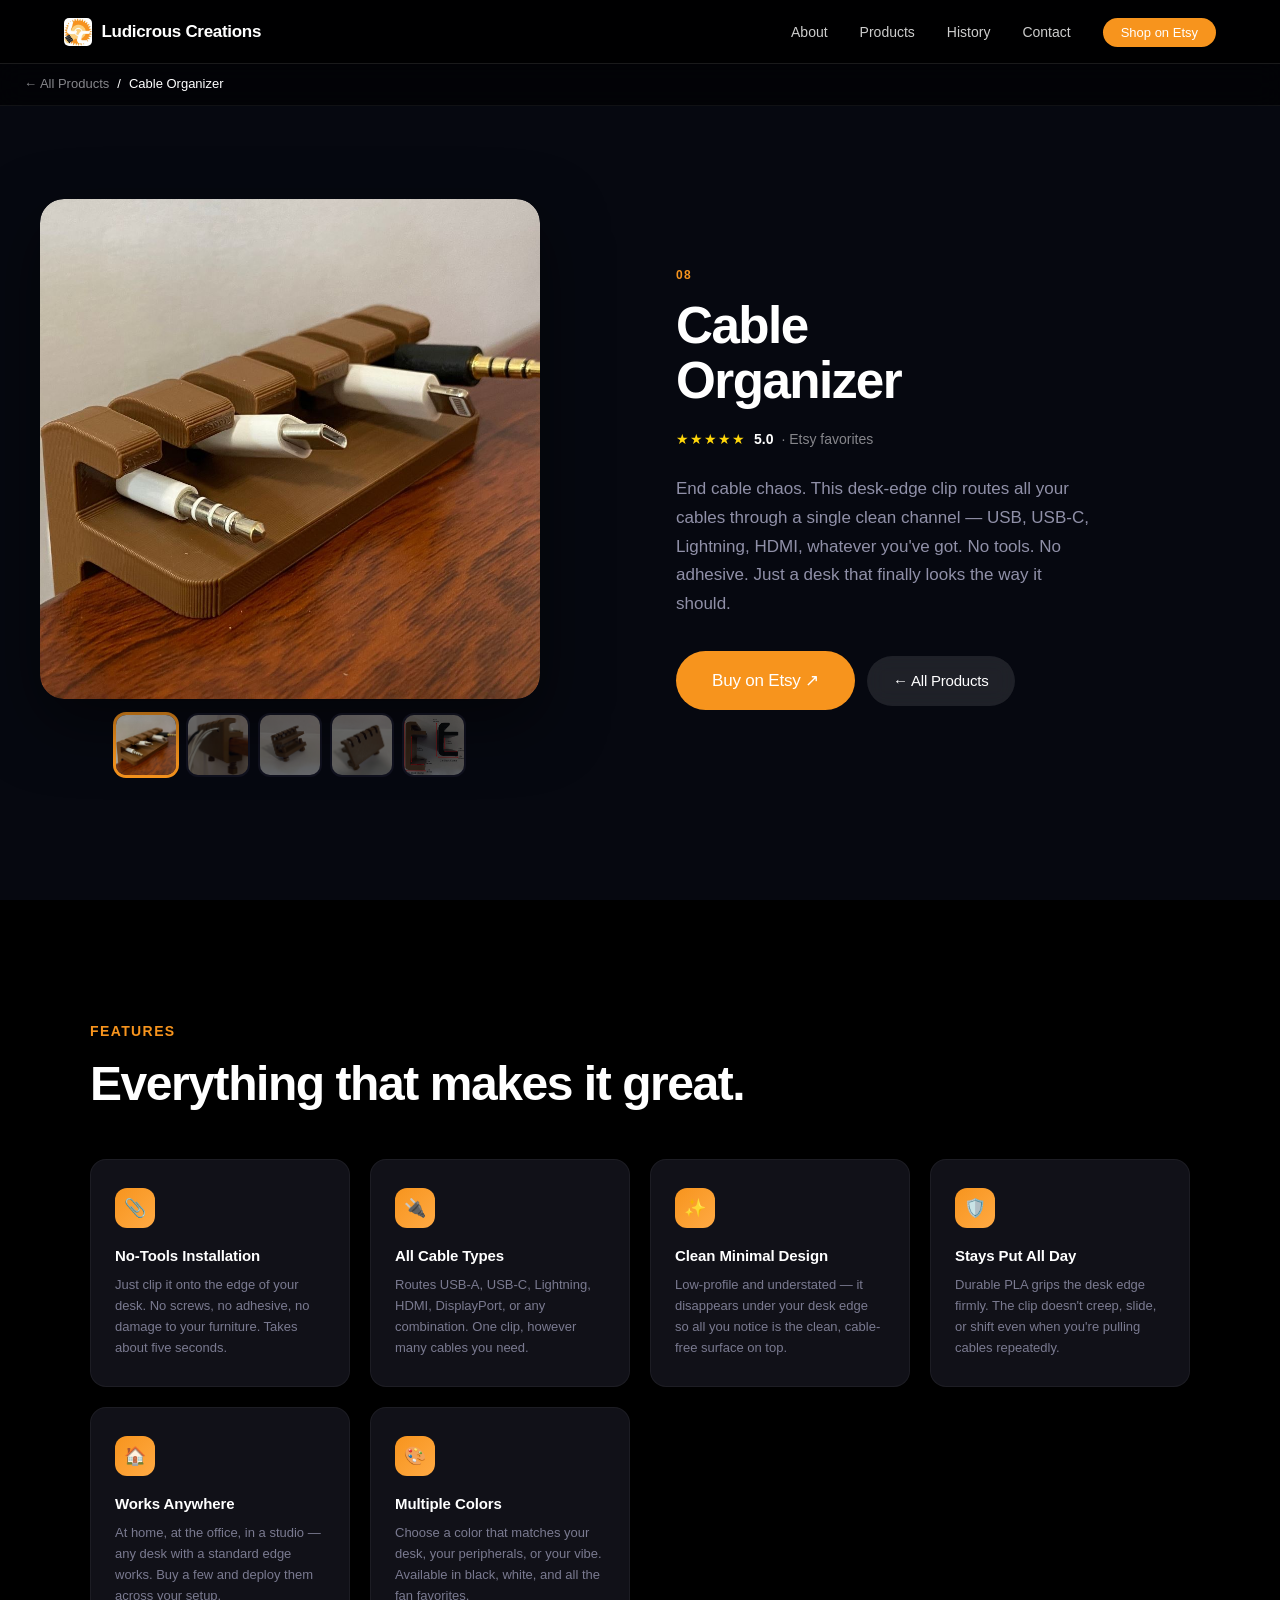
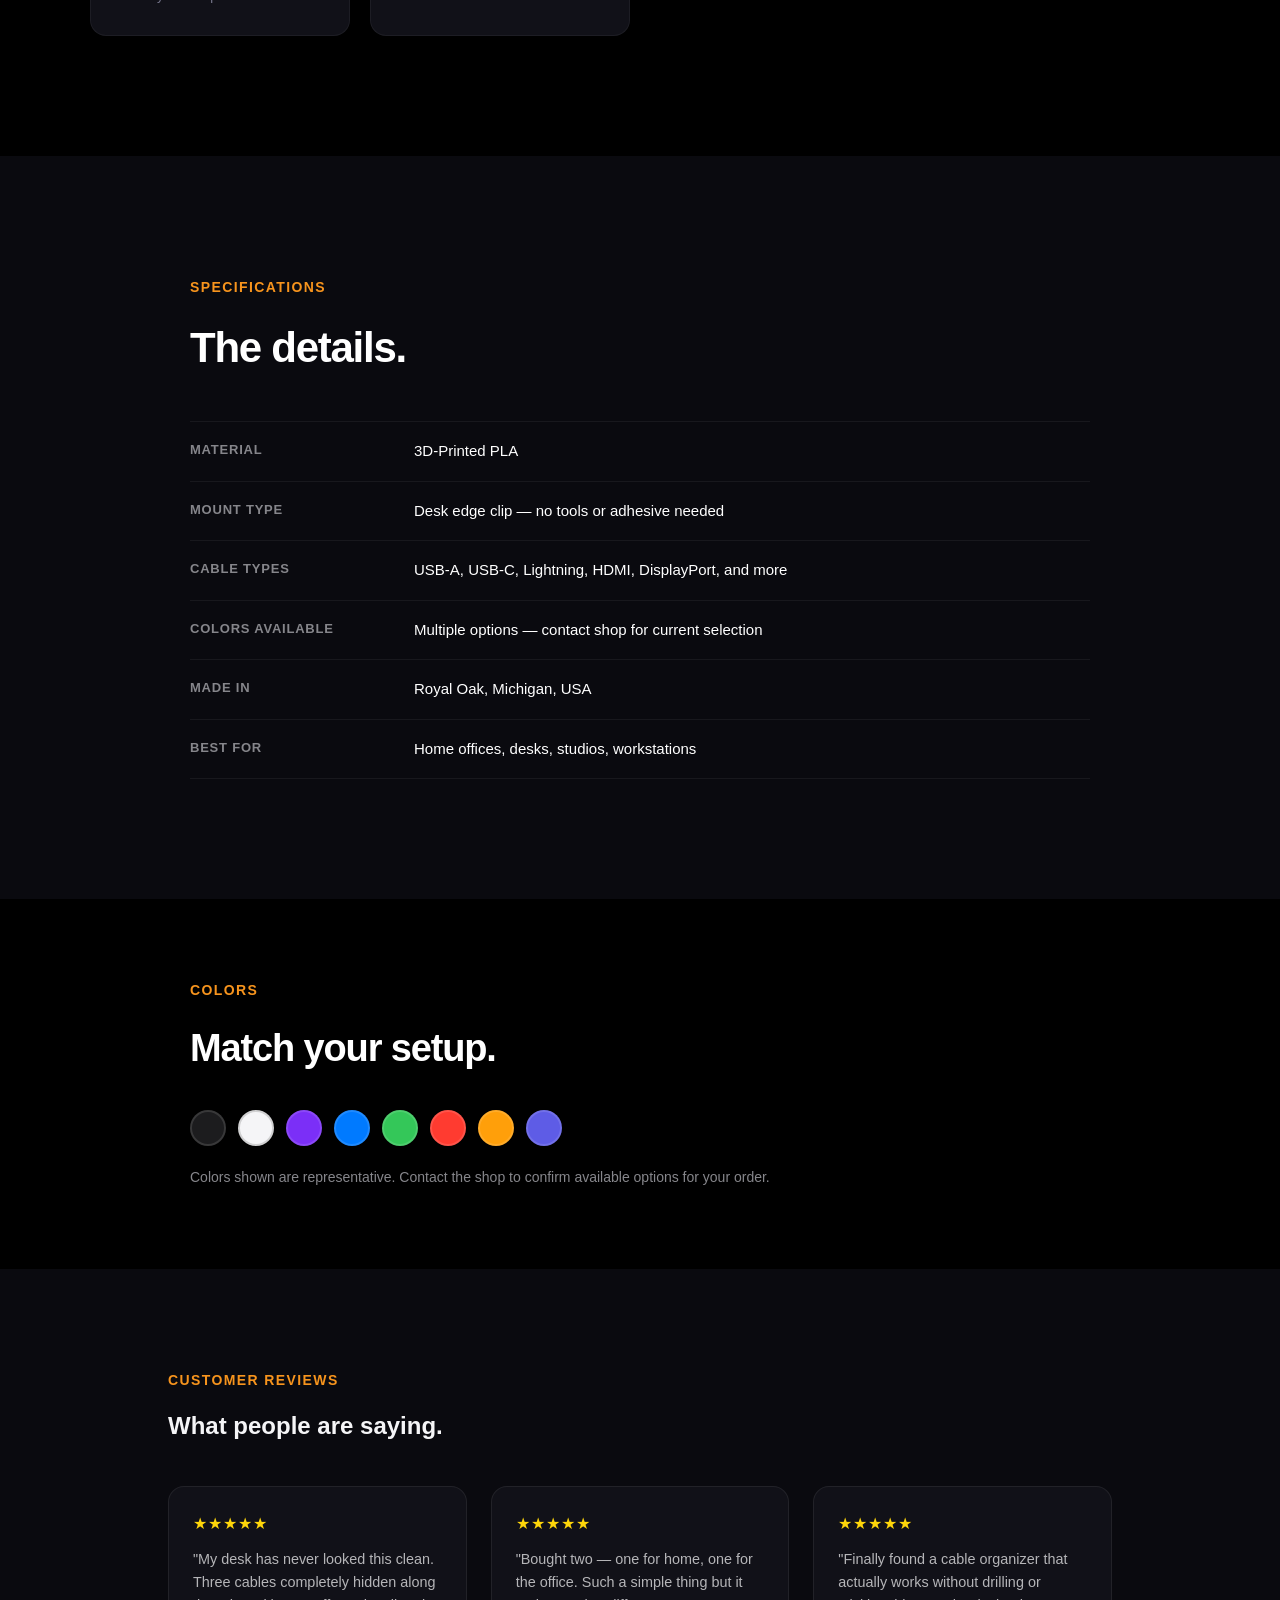
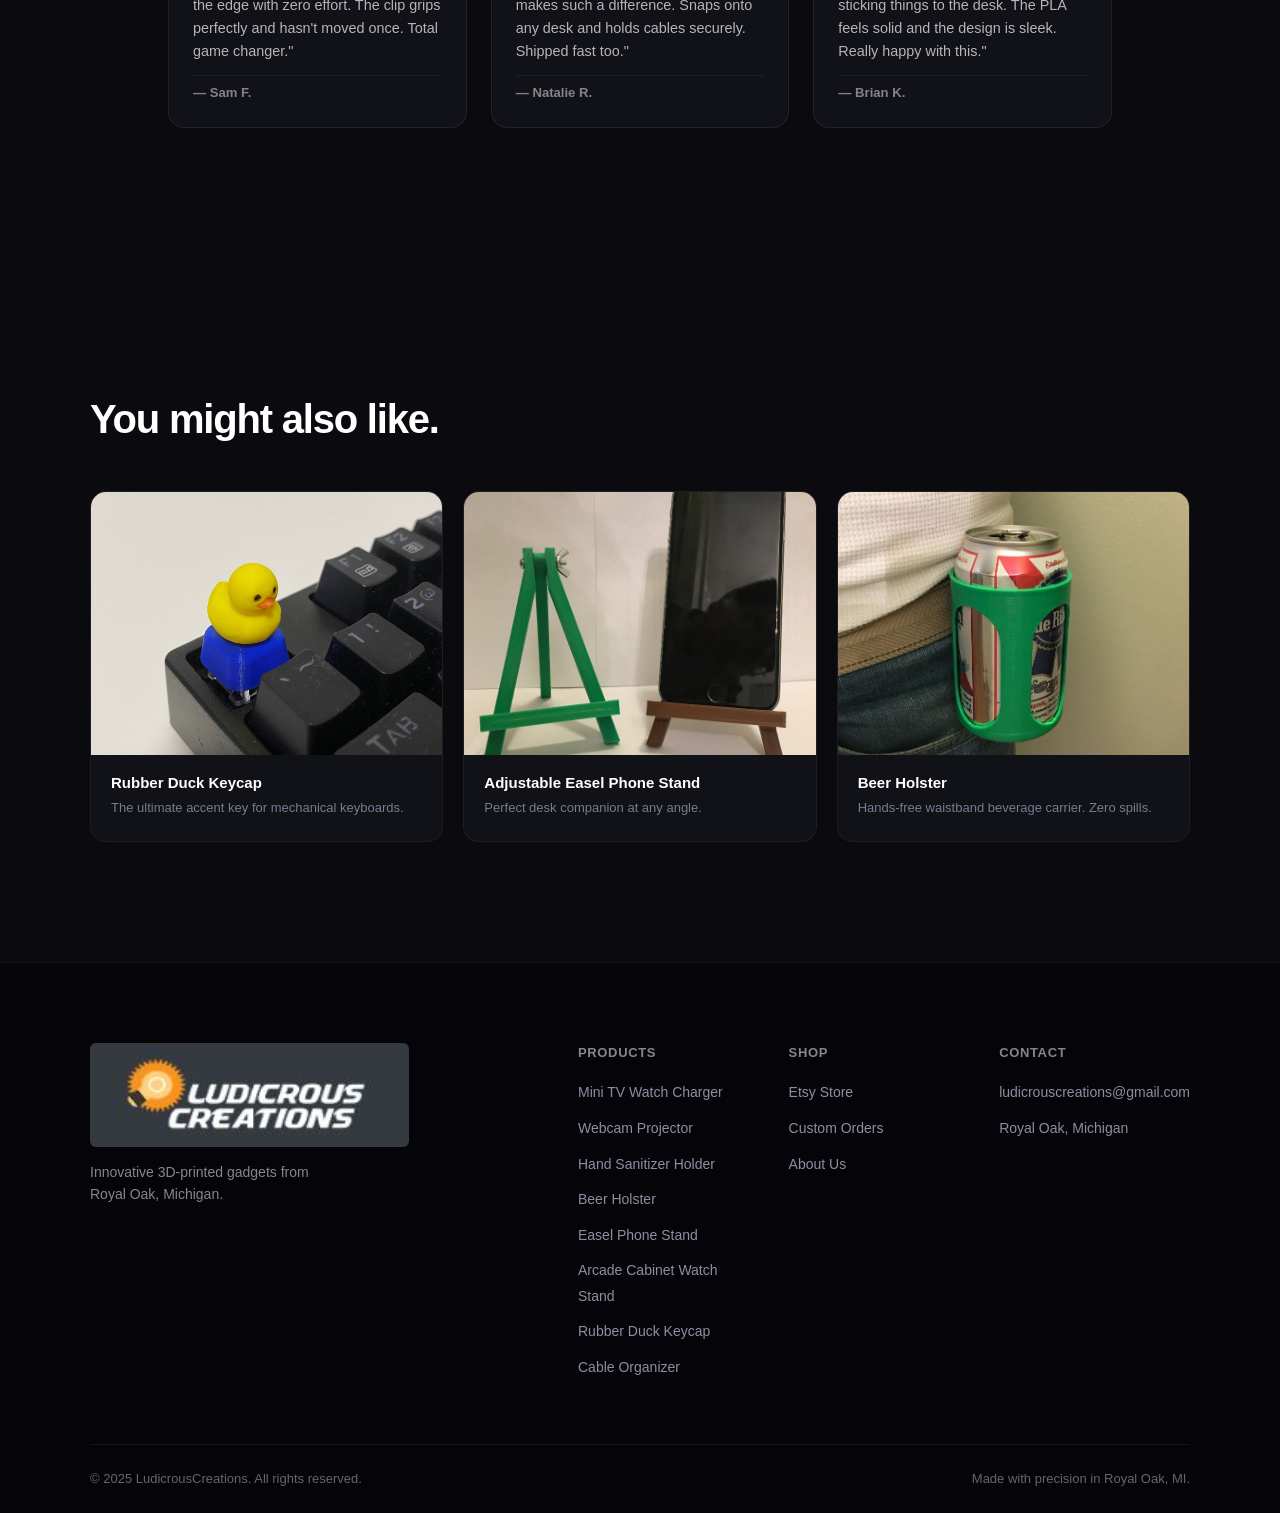
<file: product-cable-organizer.html>
<!DOCTYPE html>
<html lang="en">
<head>
    <meta charset="UTF-8">
    <meta name="viewport" content="width=device-width, initial-scale=1.0">
    <title>Cable Organizer — LudicrousCreations</title>
    <link rel="stylesheet" href="css/styles.css">
</head>
<body>

<nav class="nav nav--subpage" id="navbar">
    <div class="nav-container">
        <a href="index.html" class="nav-logo"><img src="Photo/LudicrousCreations_Logo/Logo1.JPG" alt="" class="nav-logo-img"><span class="nav-logo-text">Ludicrous Creations</span></a>
        <ul class="nav-links">
            <li><a href="index.html#about">About</a></li>
            <li><a href="products.html">Products</a></li>
            <li><a href="index.html#history">History</a></li>
            <li><a href="index.html#contact">Contact</a></li>
            <li><a href="https://www.etsy.com/shop/LudicrousCreations" target="_blank" class="nav-cta">Shop on Etsy</a></li>
        </ul>
        <button class="hamburger" id="hamburger" aria-label="Open menu">
            <span></span><span></span><span></span>
        </button>
    </div>
</nav>
<div class="mobile-menu" id="mobileMenu">
    <button class="mobile-close" id="mobileClose" aria-label="Close menu">✕</button>
    <ul>
        <li><a href="index.html#about" class="mobile-link">About</a></li>
        <li><a href="products.html" class="mobile-link">Products</a></li>
        <li><a href="index.html#history" class="mobile-link">History</a></li>
        <li><a href="index.html#contact" class="mobile-link">Contact</a></li>
        <li><a href="https://www.etsy.com/shop/LudicrousCreations" target="_blank" class="mobile-link">Shop on Etsy</a></li>
    </ul>
</div>
<div class="mobile-overlay" id="mobileOverlay"></div>

<div class="pp-breadcrumb">
    <a href="products.html">← All Products</a>
    <span>/</span>
    <span>Cable Organizer</span>
</div>

<section class="pp-hero" style="background:#060810;">
    <div class="pp-hero-inner">
        <div class="pp-gallery-wrap">
            <div class="product-gallery" id="ppGalleryWrap"
                 data-images='[
                     "Photo/CableOrganizer/CableOrganizer1.JPG",
                     "Photo/CableOrganizer/CableOrganizer2.JPG",
                     "Photo/CableOrganizer/CableOrganizer3.JPG",
                     "Photo/CableOrganizer/CableOrganizer4.JPG",
                     "Photo/CableOrganizer/CableOrganizer5.JPG"
                 ]'>
                <div class="gallery-main-wrap">
                    <img class="gallery-main-img" id="ppMainImg" src="" alt="Cable Organizer" style="transition:opacity 0.18s ease;">
                    <button class="gallery-nav gallery-prev" id="ppPrev" aria-label="Previous photo">
                        <svg viewBox="0 0 24 24" fill="none" stroke="currentColor" stroke-width="2.5" width="18" height="18"><path d="M15 18l-6-6 6-6"/></svg>
                    </button>
                    <button class="gallery-nav gallery-next" id="ppNext" aria-label="Next photo">
                        <svg viewBox="0 0 24 24" fill="none" stroke="currentColor" stroke-width="2.5" width="18" height="18"><path d="M9 18l6-6-6-6"/></svg>
                    </button>
                    <div class="gallery-counter" id="ppCounter"></div>
                </div>
                <div class="gallery-thumbs" id="ppThumbs"></div>
            </div>
        </div>

        <div class="pp-info">
            <span class="product-num">08</span>
            <h1>Cable<br>Organizer</h1>
            <div class="pp-rating">
                <span class="pp-stars">★★★★★</span>
                <strong>5.0</strong>
                <span>· Etsy favorites</span>
            </div>
            <p class="pp-tagline">End cable chaos. This desk-edge clip routes all your cables through a single clean channel — USB, USB-C, Lightning, HDMI, whatever you've got. No tools. No adhesive. Just a desk that finally looks the way it should.</p>
            <div class="pp-cta">
                <a href="https://www.etsy.com/shop/LudicrousCreations" target="_blank" class="btn btn--primary btn--large">Buy on Etsy ↗</a>
                <a href="products.html" class="btn btn--ghost">← All Products</a>
            </div>
        </div>
    </div>
</section>

<section class="pp-features-section">
    <div class="pp-features-inner">
        <p class="section-eyebrow reveal">Features</p>
        <h2 class="reveal">Everything that makes it great.</h2>
        <div class="pp-features-grid reveal">
            <div class="pp-feat-item">
                <div class="pp-feat-icon">📎</div>
                <h3>No-Tools Installation</h3>
                <p>Just clip it onto the edge of your desk. No screws, no adhesive, no damage to your furniture. Takes about five seconds.</p>
            </div>
            <div class="pp-feat-item">
                <div class="pp-feat-icon">🔌</div>
                <h3>All Cable Types</h3>
                <p>Routes USB-A, USB-C, Lightning, HDMI, DisplayPort, or any combination. One clip, however many cables you need.</p>
            </div>
            <div class="pp-feat-item">
                <div class="pp-feat-icon">✨</div>
                <h3>Clean Minimal Design</h3>
                <p>Low-profile and understated — it disappears under your desk edge so all you notice is the clean, cable-free surface on top.</p>
            </div>
            <div class="pp-feat-item">
                <div class="pp-feat-icon">🛡️</div>
                <h3>Stays Put All Day</h3>
                <p>Durable PLA grips the desk edge firmly. The clip doesn't creep, slide, or shift even when you're pulling cables repeatedly.</p>
            </div>
            <div class="pp-feat-item">
                <div class="pp-feat-icon">🏠</div>
                <h3>Works Anywhere</h3>
                <p>At home, at the office, in a studio — any desk with a standard edge works. Buy a few and deploy them across your setup.</p>
            </div>
            <div class="pp-feat-item">
                <div class="pp-feat-icon">🎨</div>
                <h3>Multiple Colors</h3>
                <p>Choose a color that matches your desk, your peripherals, or your vibe. Available in black, white, and all the fan favorites.</p>
            </div>
        </div>
    </div>
</section>

<section class="pp-specs-section">
    <div class="pp-specs-inner">
        <p class="section-eyebrow reveal">Specifications</p>
        <h2 class="reveal">The details.</h2>
        <div class="pp-specs-table reveal">
            <div class="pp-spec-row"><div class="pp-spec-label">Material</div><div class="pp-spec-value">3D-Printed PLA</div></div>
            <div class="pp-spec-row"><div class="pp-spec-label">Mount Type</div><div class="pp-spec-value">Desk edge clip — no tools or adhesive needed</div></div>
            <div class="pp-spec-row"><div class="pp-spec-label">Cable Types</div><div class="pp-spec-value">USB-A, USB-C, Lightning, HDMI, DisplayPort, and more</div></div>
            <div class="pp-spec-row"><div class="pp-spec-label">Colors Available</div><div class="pp-spec-value">Multiple options — contact shop for current selection</div></div>
            <div class="pp-spec-row"><div class="pp-spec-label">Made In</div><div class="pp-spec-value">Royal Oak, Michigan, USA</div></div>
            <div class="pp-spec-row"><div class="pp-spec-label">Best For</div><div class="pp-spec-value">Home offices, desks, studios, workstations</div></div>
        </div>
    </div>
</section>

<section class="pp-colors-section">
    <div class="pp-colors-inner">
        <p class="section-eyebrow reveal">Colors</p>
        <h2 class="reveal">Match your setup.</h2>
        <div class="pp-color-row reveal">
            <div class="pp-color-swatch" style="background:#1c1c1e" title="Black"></div>
            <div class="pp-color-swatch" style="background:#f5f5f7;border-color:rgba(0,0,0,0.15)" title="White"></div>
            <div class="pp-color-swatch" style="background:#7b2ff7" title="Purple"></div>
            <div class="pp-color-swatch" style="background:#007aff" title="Blue"></div>
            <div class="pp-color-swatch" style="background:#34c759" title="Green"></div>
            <div class="pp-color-swatch" style="background:#ff3b30" title="Red"></div>
            <div class="pp-color-swatch" style="background:#ff9f0a" title="Orange"></div>
            <div class="pp-color-swatch" style="background:#5e5ce6" title="Indigo"></div>
        </div>
        <p class="pp-colors-note reveal">Colors shown are representative. Contact the shop to confirm available options for your order.</p>
    </div>
</section>

<section class="pp-reviews-section">
    <div class="pp-reviews-inner">
        <p class="section-eyebrow reveal">Customer Reviews</p>
        <h2 class="reveal">What people are saying.</h2>
        <div class="pp-reviews-grid reveal">
            <div class="pp-review-card">
                <div class="pp-review-stars">★★★★★</div>
                <p class="pp-review-text">"My desk has never looked this clean. Three cables completely hidden along the edge with zero effort. The clip grips perfectly and hasn't moved once. Total game changer."</p>
                <div class="pp-review-author">— Sam F.</div>
            </div>
            <div class="pp-review-card">
                <div class="pp-review-stars">★★★★★</div>
                <p class="pp-review-text">"Bought two — one for home, one for the office. Such a simple thing but it makes such a difference. Snaps onto any desk and holds cables securely. Shipped fast too."</p>
                <div class="pp-review-author">— Natalie R.</div>
            </div>
            <div class="pp-review-card">
                <div class="pp-review-stars">★★★★★</div>
                <p class="pp-review-text">"Finally found a cable organizer that actually works without drilling or sticking things to the desk. The PLA feels solid and the design is sleek. Really happy with this."</p>
                <div class="pp-review-author">— Brian K.</div>
            </div>
        </div>
    </div>
</section>

<section class="pp-related-section">
    <div class="pp-related-inner">
        <p class="section-eyebrow reveal">More from LudicrousCreations</p>
        <h2 class="reveal">You might also like.</h2>
        <div class="pp-related-grid reveal">
            <a href="product-rubber-duck.html" class="pp-related-card">
                <div class="pp-related-visual pg-visual--arcade">
                    <img src="Photo/RubberDuckKeyCap/RubberDuckKeyCap1.JPG" alt="Rubber Duck Keycap" style="width:100%;height:100%;object-fit:cover;">
                </div>
                <div class="pp-related-body">
                    <h3>Rubber Duck Keycap</h3>
                    <p>The ultimate accent key for mechanical keyboards.</p>
                </div>
            </a>
            <a href="product-easel.html" class="pp-related-card">
                <div class="pp-related-visual pg-visual--arcade">
                    <img src="Photo/EaselStand/EaselStand1.JPG" alt="Adjustable Easel Phone Stand" style="width:100%;height:100%;object-fit:cover;">
                </div>
                <div class="pp-related-body">
                    <h3>Adjustable Easel Phone Stand</h3>
                    <p>Perfect desk companion at any angle.</p>
                </div>
            </a>
            <a href="product-beer.html" class="pp-related-card">
                <div class="pp-related-visual pg-visual--beer">
                    <img src="Photo/BeerHolster/BeerHolster1.JPG" alt="Beer Holster" style="width:100%;height:100%;object-fit:cover;">
                </div>
                <div class="pp-related-body">
                    <h3>Beer Holster</h3>
                    <p>Hands-free waistband beverage carrier. Zero spills.</p>
                </div>
            </a>
        </div>
    </div>
</section>

<footer class="footer">
    <div class="footer-inner">
        <div class="footer-brand">
            <img src="Photo/LudicrousCreations/LudicrousCreations.JPG" alt="LudicrousCreations" class="footer-logo-img">
            <p>Innovative 3D-printed gadgets from<br>Royal Oak, Michigan.</p>
        </div>
        <div class="footer-cols">
            <div class="footer-col">
                <h4>Products</h4>
                <ul>
                    <li><a href="product-tv-charger.html">Mini TV Watch Charger</a></li>
                    <li><a href="product-webcam.html">Webcam Projector</a></li>
                    <li><a href="product-sanitizer.html">Hand Sanitizer Holder</a></li>
                    <li><a href="product-beer.html">Beer Holster</a></li>
                    <li><a href="product-easel.html">Easel Phone Stand</a></li>
                    <li><a href="product-arcade-watch.html">Arcade Cabinet Watch Stand</a></li>
                    <li><a href="product-rubber-duck.html">Rubber Duck Keycap</a></li>
                    <li><a href="product-cable-organizer.html">Cable Organizer</a></li>
                </ul>
            </div>
            <div class="footer-col">
                <h4>Shop</h4>
                <ul>
                    <li><a href="https://www.etsy.com/shop/LudicrousCreations" target="_blank">Etsy Store</a></li>
                    <li><a href="mailto:ludicrouscreations@gmail.com">Custom Orders</a></li>
                    <li><a href="index.html#about">About Us</a></li>
                </ul>
            </div>
            <div class="footer-col">
                <h4>Contact</h4>
                <ul>
                    <li><a href="mailto:ludicrouscreations@gmail.com">ludicrouscreations@gmail.com</a></li>
                    <li><span>Royal Oak, Michigan</span></li>
                </ul>
            </div>
        </div>
    </div>
    <div class="footer-bottom">
        <p>&copy; 2025 LudicrousCreations. All rights reserved.</p>
        <p>Made with precision in Royal Oak, MI.</p>
    </div>
</footer>

<script src="js/page.js"></script>
<script src="js/analytics.js"></script>
<script src="js/product-analytics.js"></script>
</body>
</html>
</file>
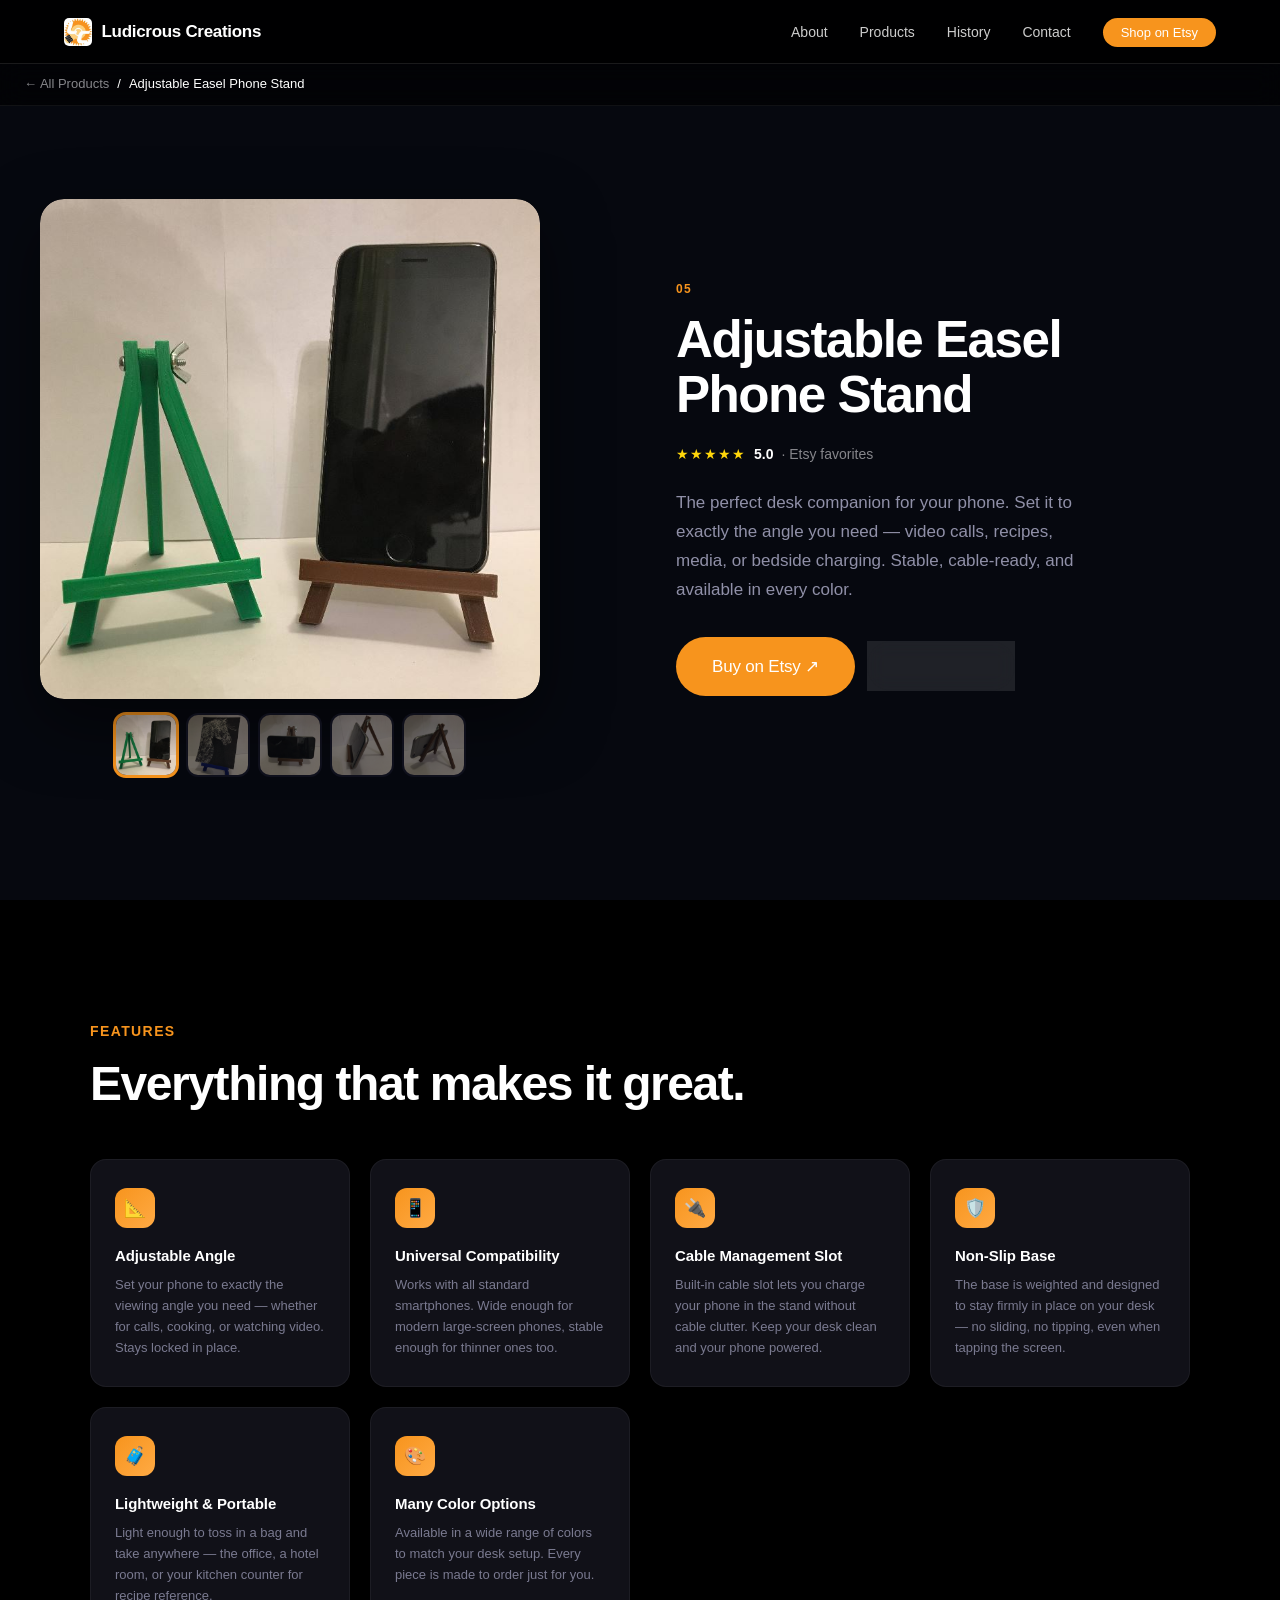
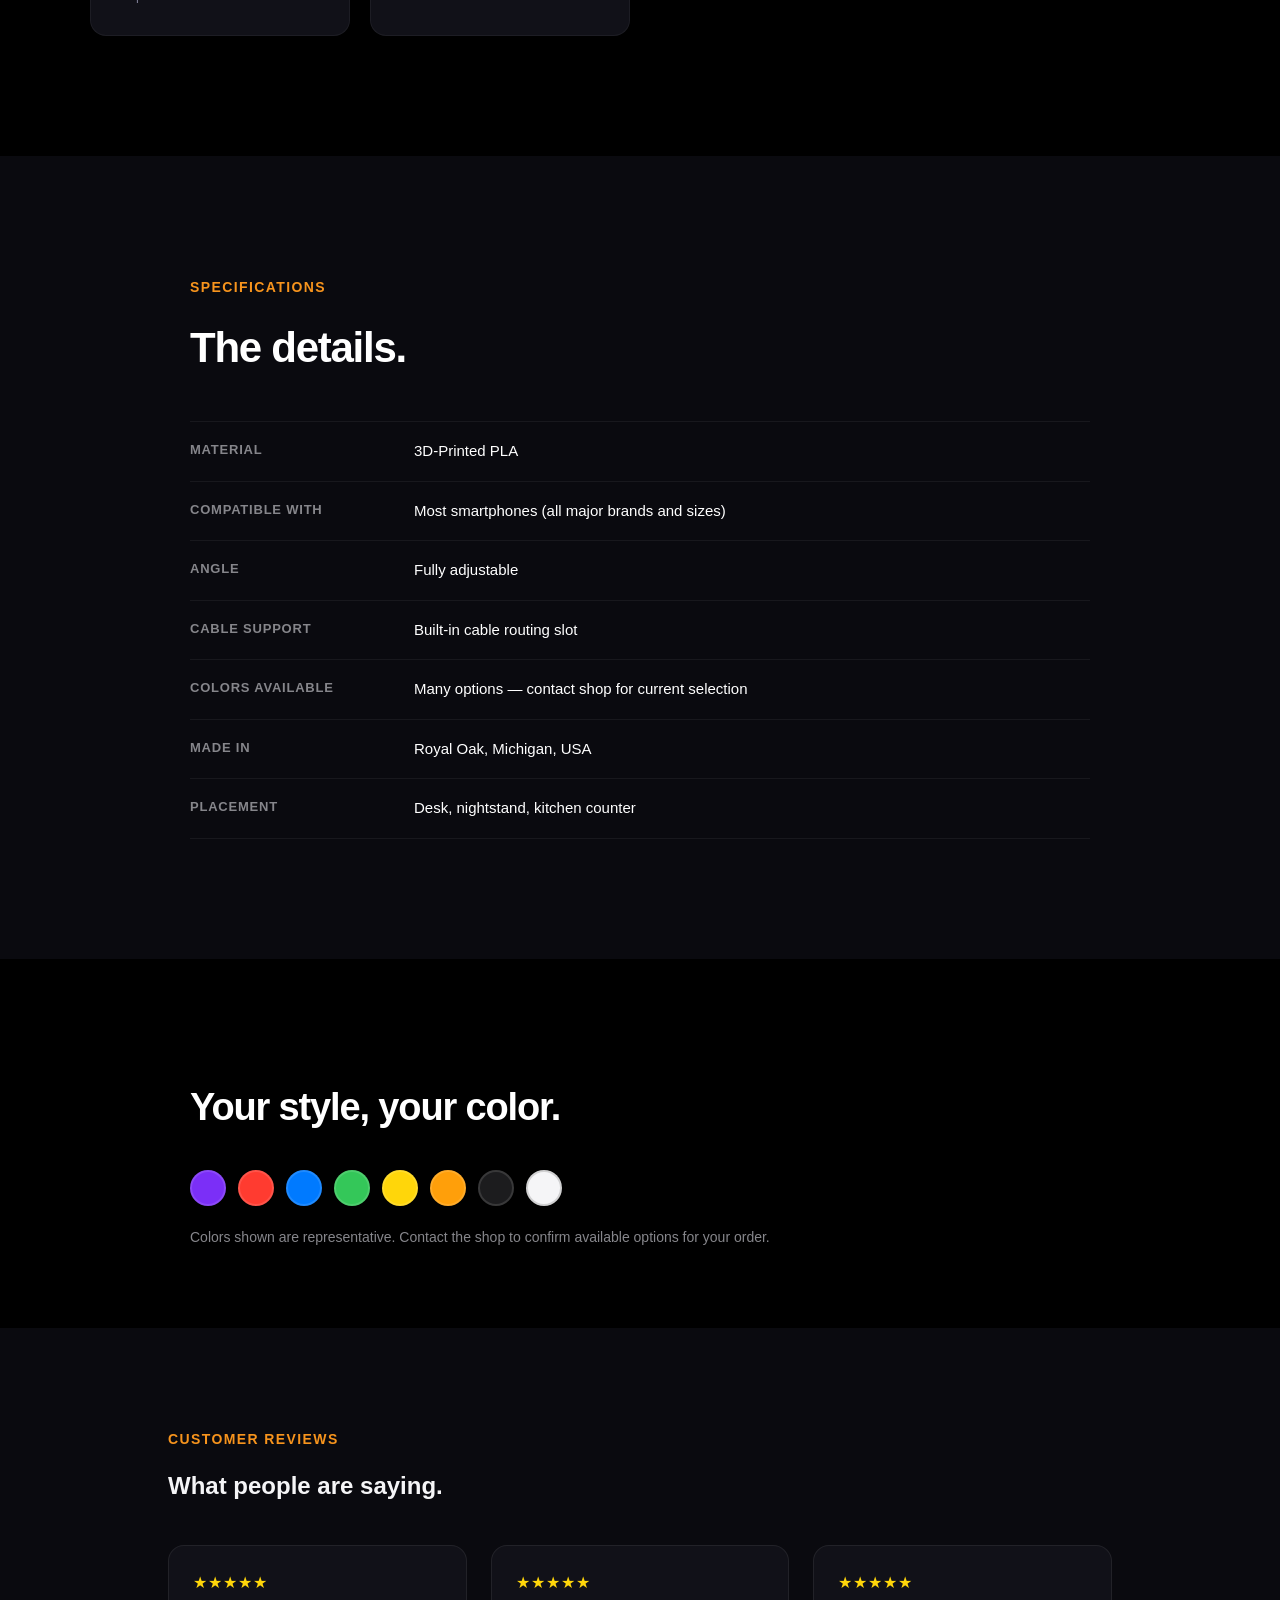
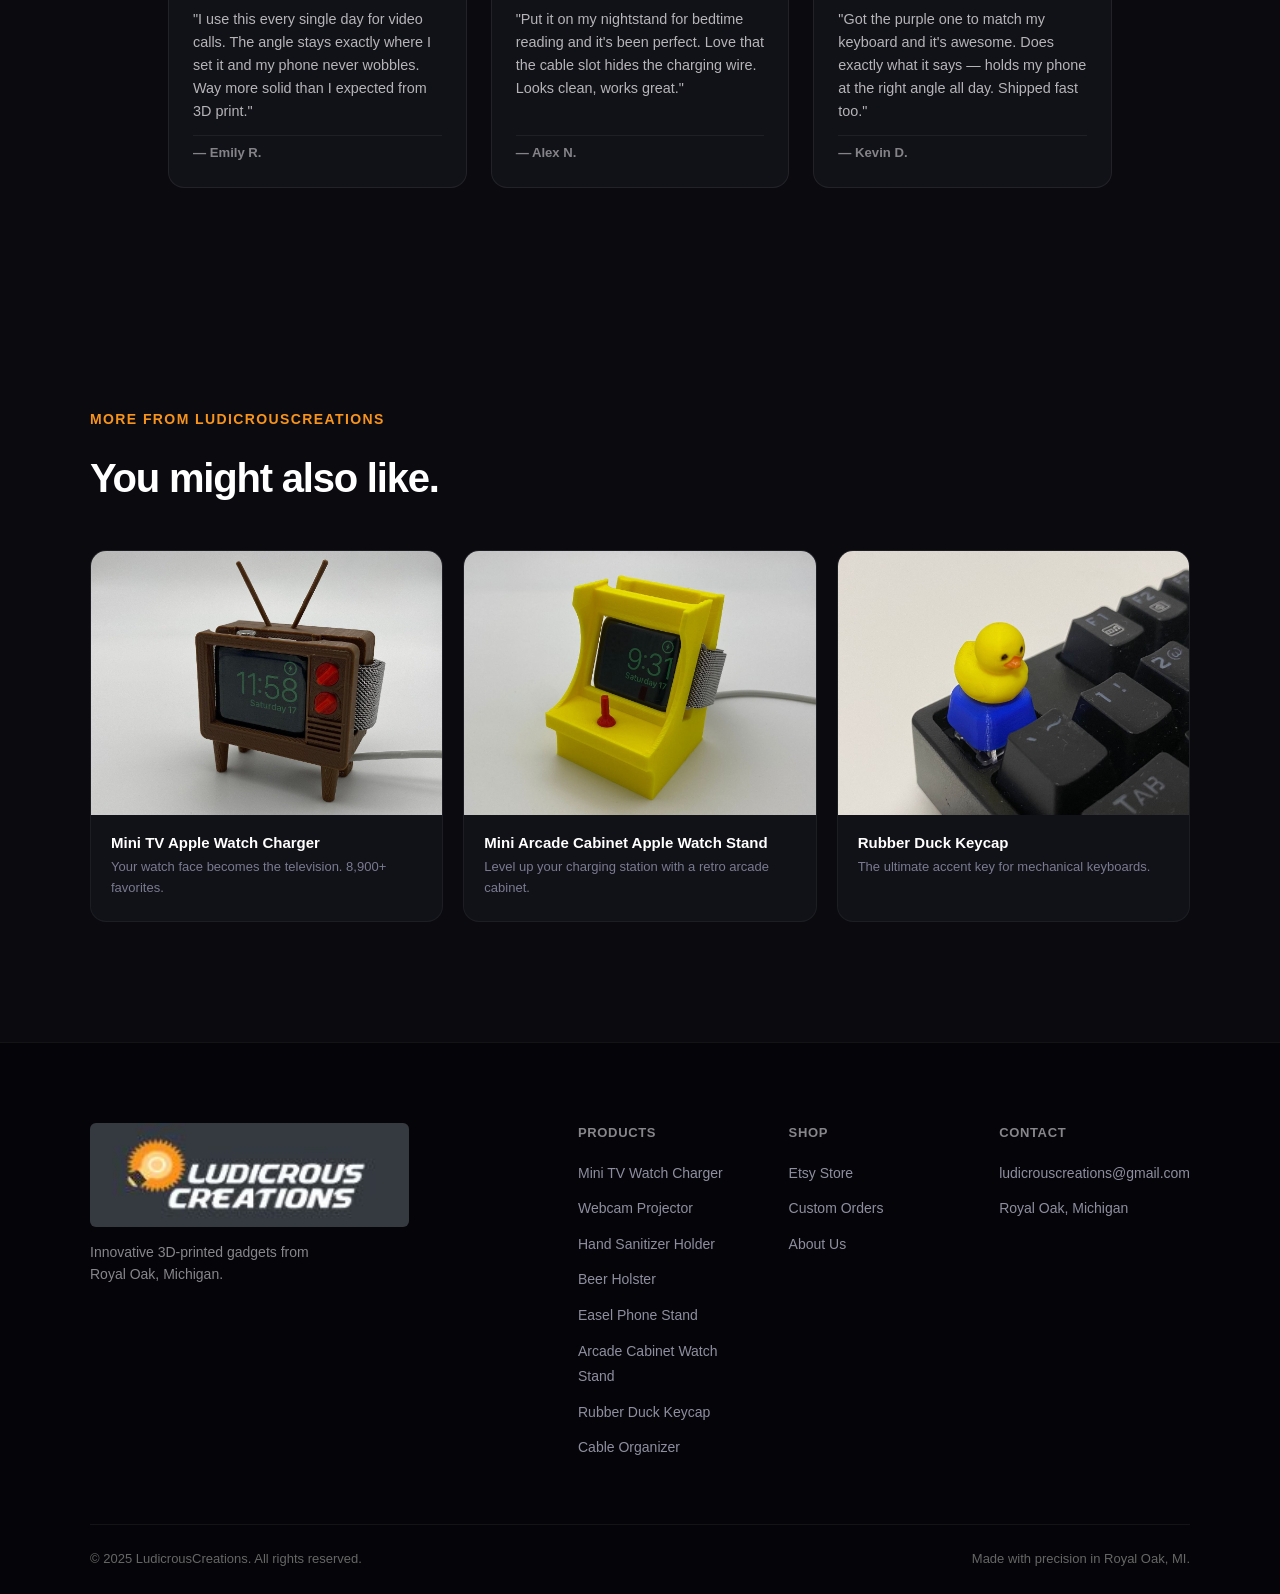
<file: product-easel.html>
<!DOCTYPE html>
<html lang="en">
<head>
    <meta charset="UTF-8">
    <meta name="viewport" content="width=device-width, initial-scale=1.0">
    <title>Adjustable Easel Phone Stand — LudicrousCreations</title>
    <link rel="stylesheet" href="css/styles.css">
</head>
<body>

<nav class="nav nav--subpage" id="navbar">
    <div class="nav-container">
        <a href="index.html" class="nav-logo"><img src="Photo/LudicrousCreations_Logo/Logo1.JPG" alt="" class="nav-logo-img"><span class="nav-logo-text">Ludicrous Creations</span></a>
        <ul class="nav-links">
            <li><a href="index.html#about">About</a></li>
            <li><a href="products.html">Products</a></li>
            <li><a href="index.html#history">History</a></li>
            <li><a href="index.html#contact">Contact</a></li>
            <li><a href="https://www.etsy.com/shop/LudicrousCreations" target="_blank" class="nav-cta">Shop on Etsy</a></li>
        </ul>
        <button class="hamburger" id="hamburger" aria-label="Open menu">
            <span></span><span></span><span></span>
        </button>
    </div>
</nav>
<div class="mobile-menu" id="mobileMenu">
    <button class="mobile-close" id="mobileClose" aria-label="Close menu">✕</button>
    <ul>
        <li><a href="index.html#about" class="mobile-link">About</a></li>
        <li><a href="products.html" class="mobile-link">Products</a></li>
        <li><a href="index.html#history" class="mobile-link">History</a></li>
        <li><a href="index.html#contact" class="mobile-link">Contact</a></li>
        <li><a href="https://www.etsy.com/shop/LudicrousCreations" target="_blank" class="mobile-link">Shop on Etsy</a></li>
    </ul>
</div>
<div class="mobile-overlay" id="mobileOverlay"></div>

<div class="pp-breadcrumb">
    <a href="products.html">← All Products</a>
    <span>/</span>
    <span>Adjustable Easel Phone Stand</span>
</div>

<section class="pp-hero" style="background:#06080f;">
    <div class="pp-hero-inner">
        <div class="pp-gallery-wrap">
            <div class="product-gallery" id="ppGalleryWrap"
                 data-images='[
                     "Photo/EaselStand/EaselStand1.JPG",
                     "Photo/EaselStand/EaselStand2.JPG",
                     "Photo/EaselStand/EaselStand3.JPG",
                     "Photo/EaselStand/EaselStand4.JPG",
                     "Photo/EaselStand/EaselStand5.JPG"
                 ]'>
                <div class="gallery-main-wrap">
                    <img class="gallery-main-img" id="ppMainImg" src="" alt="Adjustable Easel Phone Stand" style="transition:opacity 0.18s ease;">
                    <button class="gallery-nav gallery-prev" id="ppPrev" aria-label="Previous photo">
                        <svg viewBox="0 0 24 24" fill="none" stroke="currentColor" stroke-width="2.5" width="18" height="18"><path d="M15 18l-6-6 6-6"/></svg>
                    </button>
                    <button class="gallery-nav gallery-next" id="ppNext" aria-label="Next photo">
                        <svg viewBox="0 0 24 24" fill="none" stroke="currentColor" stroke-width="2.5" width="18" height="18"><path d="M9 18l6-6-6-6"/></svg>
                    </button>
                    <div class="gallery-counter" id="ppCounter"></div>
                </div>
                <div class="gallery-thumbs" id="ppThumbs"></div>
            </div>
        </div>

        <div class="pp-info">
            <span class="product-num">05</span>
            <h1>Adjustable Easel<br>Phone Stand</h1>
            <div class="pp-rating">
                <span class="pp-stars">★★★★★</span>
                <strong>5.0</strong>
                <span>· Etsy favorites</span>
            </div>
            <p class="pp-tagline">The perfect desk companion for your phone. Set it to exactly the angle you need — video calls, recipes, media, or bedside charging. Stable, cable-ready, and available in every color.</p>
            <div class="pp-cta">
                <a href="https://www.etsy.com/shop/LudicrousCreations" target="_blank" class="btn btn--primary btn--large">Buy on Etsy ↗</a>
                <a href="products.html" class="btn btn--ghost">← All Products</a>
            </div>
        </div>
    </div>
</section>

<section class="pp-features-section">
    <div class="pp-features-inner">
        <p class="section-eyebrow reveal">Features</p>
        <h2 class="reveal">Everything that makes it great.</h2>
        <div class="pp-features-grid reveal">
            <div class="pp-feat-item">
                <div class="pp-feat-icon">📐</div>
                <h3>Adjustable Angle</h3>
                <p>Set your phone to exactly the viewing angle you need — whether for calls, cooking, or watching video. Stays locked in place.</p>
            </div>
            <div class="pp-feat-item">
                <div class="pp-feat-icon">📱</div>
                <h3>Universal Compatibility</h3>
                <p>Works with all standard smartphones. Wide enough for modern large-screen phones, stable enough for thinner ones too.</p>
            </div>
            <div class="pp-feat-item">
                <div class="pp-feat-icon">🔌</div>
                <h3>Cable Management Slot</h3>
                <p>Built-in cable slot lets you charge your phone in the stand without cable clutter. Keep your desk clean and your phone powered.</p>
            </div>
            <div class="pp-feat-item">
                <div class="pp-feat-icon">🛡️</div>
                <h3>Non-Slip Base</h3>
                <p>The base is weighted and designed to stay firmly in place on your desk — no sliding, no tipping, even when tapping the screen.</p>
            </div>
            <div class="pp-feat-item">
                <div class="pp-feat-icon">🧳</div>
                <h3>Lightweight & Portable</h3>
                <p>Light enough to toss in a bag and take anywhere — the office, a hotel room, or your kitchen counter for recipe reference.</p>
            </div>
            <div class="pp-feat-item">
                <div class="pp-feat-icon">🎨</div>
                <h3>Many Color Options</h3>
                <p>Available in a wide range of colors to match your desk setup. Every piece is made to order just for you.</p>
            </div>
        </div>
    </div>
</section>

<section class="pp-specs-section">
    <div class="pp-specs-inner">
        <p class="section-eyebrow reveal">Specifications</p>
        <h2 class="reveal">The details.</h2>
        <div class="pp-specs-table reveal">
            <div class="pp-spec-row"><div class="pp-spec-label">Material</div><div class="pp-spec-value">3D-Printed PLA</div></div>
            <div class="pp-spec-row"><div class="pp-spec-label">Compatible With</div><div class="pp-spec-value">Most smartphones (all major brands and sizes)</div></div>
            <div class="pp-spec-row"><div class="pp-spec-label">Angle</div><div class="pp-spec-value">Fully adjustable</div></div>
            <div class="pp-spec-row"><div class="pp-spec-label">Cable Support</div><div class="pp-spec-value">Built-in cable routing slot</div></div>
            <div class="pp-spec-row"><div class="pp-spec-label">Colors Available</div><div class="pp-spec-value">Many options — contact shop for current selection</div></div>
            <div class="pp-spec-row"><div class="pp-spec-label">Made In</div><div class="pp-spec-value">Royal Oak, Michigan, USA</div></div>
            <div class="pp-spec-row"><div class="pp-spec-label">Placement</div><div class="pp-spec-value">Desk, nightstand, kitchen counter</div></div>
        </div>
    </div>
</section>

<section class="pp-colors-section">
    <div class="pp-colors-inner">
        <p class="section-eyebrow reveal">Colors</p>
        <h2 class="reveal">Your style, your color.</h2>
        <div class="pp-color-row reveal">
            <div class="pp-color-swatch" style="background:#7b2ff7" title="Purple"></div>
            <div class="pp-color-swatch" style="background:#ff3b30" title="Red"></div>
            <div class="pp-color-swatch" style="background:#007aff" title="Blue"></div>
            <div class="pp-color-swatch" style="background:#34c759" title="Green"></div>
            <div class="pp-color-swatch" style="background:#ffd60a" title="Yellow"></div>
            <div class="pp-color-swatch" style="background:#ff9f0a" title="Orange"></div>
            <div class="pp-color-swatch" style="background:#1c1c1e" title="Black"></div>
            <div class="pp-color-swatch" style="background:#f5f5f7;border-color:rgba(0,0,0,0.15)" title="White"></div>
        </div>
        <p class="pp-colors-note reveal">Colors shown are representative. Contact the shop to confirm available options for your order.</p>
    </div>
</section>

<section class="pp-reviews-section">
    <div class="pp-reviews-inner">
        <p class="section-eyebrow reveal">Customer Reviews</p>
        <h2 class="reveal">What people are saying.</h2>
        <div class="pp-reviews-grid reveal">
            <div class="pp-review-card">
                <div class="pp-review-stars">★★★★★</div>
                <p class="pp-review-text">"I use this every single day for video calls. The angle stays exactly where I set it and my phone never wobbles. Way more solid than I expected from 3D print."</p>
                <div class="pp-review-author">— Emily R.</div>
            </div>
            <div class="pp-review-card">
                <div class="pp-review-stars">★★★★★</div>
                <p class="pp-review-text">"Put it on my nightstand for bedtime reading and it's been perfect. Love that the cable slot hides the charging wire. Looks clean, works great."</p>
                <div class="pp-review-author">— Alex N.</div>
            </div>
            <div class="pp-review-card">
                <div class="pp-review-stars">★★★★★</div>
                <p class="pp-review-text">"Got the purple one to match my keyboard and it's awesome. Does exactly what it says — holds my phone at the right angle all day. Shipped fast too."</p>
                <div class="pp-review-author">— Kevin D.</div>
            </div>
        </div>
    </div>
</section>

<section class="pp-related-section">
    <div class="pp-related-inner">
        <p class="section-eyebrow reveal">More from LudicrousCreations</p>
        <h2 class="reveal">You might also like.</h2>
        <div class="pp-related-grid reveal">
            <a href="product-tv-charger.html" class="pp-related-card">
                <div class="pp-related-visual pg-visual--arcade">
                    <img src="Photo/AppleWatchStand/AppleTVWatchStand1.JPG" alt="Mini TV Apple Watch Charge Station" style="width:100%;height:100%;object-fit:cover;">
                </div>
                <div class="pp-related-body">
                    <h3>Mini TV Apple Watch Charger</h3>
                    <p>Your watch face becomes the television. 8,900+ favorites.</p>
                </div>
            </a>
            <a href="product-arcade-watch.html" class="pp-related-card">
                <div class="pp-related-visual pg-visual--arcade">
                    <img src="Photo/ArcadeAppleWatchStand/ArcadeAppleWatchStand1.JPG" alt="Mini Arcade Cabinet Apple Watch Stand" style="width:100%;height:100%;object-fit:cover;">
                </div>
                <div class="pp-related-body">
                    <h3>Mini Arcade Cabinet Apple Watch Stand</h3>
                    <p>Level up your charging station with a retro arcade cabinet.</p>
                </div>
            </a>
            <a href="product-rubber-duck.html" class="pp-related-card">
                <div class="pp-related-visual pg-visual--arcade">
                    <img src="Photo/RubberDuckKeyCap/RubberDuckKeyCap1.JPG" alt="Rubber Duck Keycap" style="width:100%;height:100%;object-fit:cover;">
                </div>
                <div class="pp-related-body">
                    <h3>Rubber Duck Keycap</h3>
                    <p>The ultimate accent key for mechanical keyboards.</p>
                </div>
            </a>
        </div>
    </div>
</section>

<footer class="footer">
    <div class="footer-inner">
        <div class="footer-brand">
            <img src="Photo/LudicrousCreations/LudicrousCreations.JPG" alt="LudicrousCreations" class="footer-logo-img">
            <p>Innovative 3D-printed gadgets from<br>Royal Oak, Michigan.</p>
        </div>
        <div class="footer-cols">
            <div class="footer-col">
                <h4>Products</h4>
                <ul>
                    <li><a href="product-tv-charger.html">Mini TV Watch Charger</a></li>
                    <li><a href="product-webcam.html">Webcam Projector</a></li>
                    <li><a href="product-sanitizer.html">Hand Sanitizer Holder</a></li>
                    <li><a href="product-beer.html">Beer Holster</a></li>
                    <li><a href="product-easel.html">Easel Phone Stand</a></li>
                    <li><a href="product-arcade-watch.html">Arcade Cabinet Watch Stand</a></li>
                    <li><a href="product-rubber-duck.html">Rubber Duck Keycap</a></li>
                    <li><a href="product-cable-organizer.html">Cable Organizer</a></li>
                </ul>
            </div>
            <div class="footer-col">
                <h4>Shop</h4>
                <ul>
                    <li><a href="https://www.etsy.com/shop/LudicrousCreations" target="_blank">Etsy Store</a></li>
                    <li><a href="mailto:ludicrouscreations@gmail.com">Custom Orders</a></li>
                    <li><a href="index.html#about">About Us</a></li>
                </ul>
            </div>
            <div class="footer-col">
                <h4>Contact</h4>
                <ul>
                    <li><a href="mailto:ludicrouscreations@gmail.com">ludicrouscreations@gmail.com</a></li>
                    <li><span>Royal Oak, Michigan</span></li>
                </ul>
            </div>
        </div>
    </div>
    <div class="footer-bottom">
        <p>&copy; 2025 LudicrousCreations. All rights reserved.</p>
        <p>Made with precision in Royal Oak, MI.</p>
    </div>
</footer>

<script src="js/page.js"></script>
<script src="js/analytics.js"></script>
<script src="js/product-analytics.js"></script>
</body>
</html>
</file>
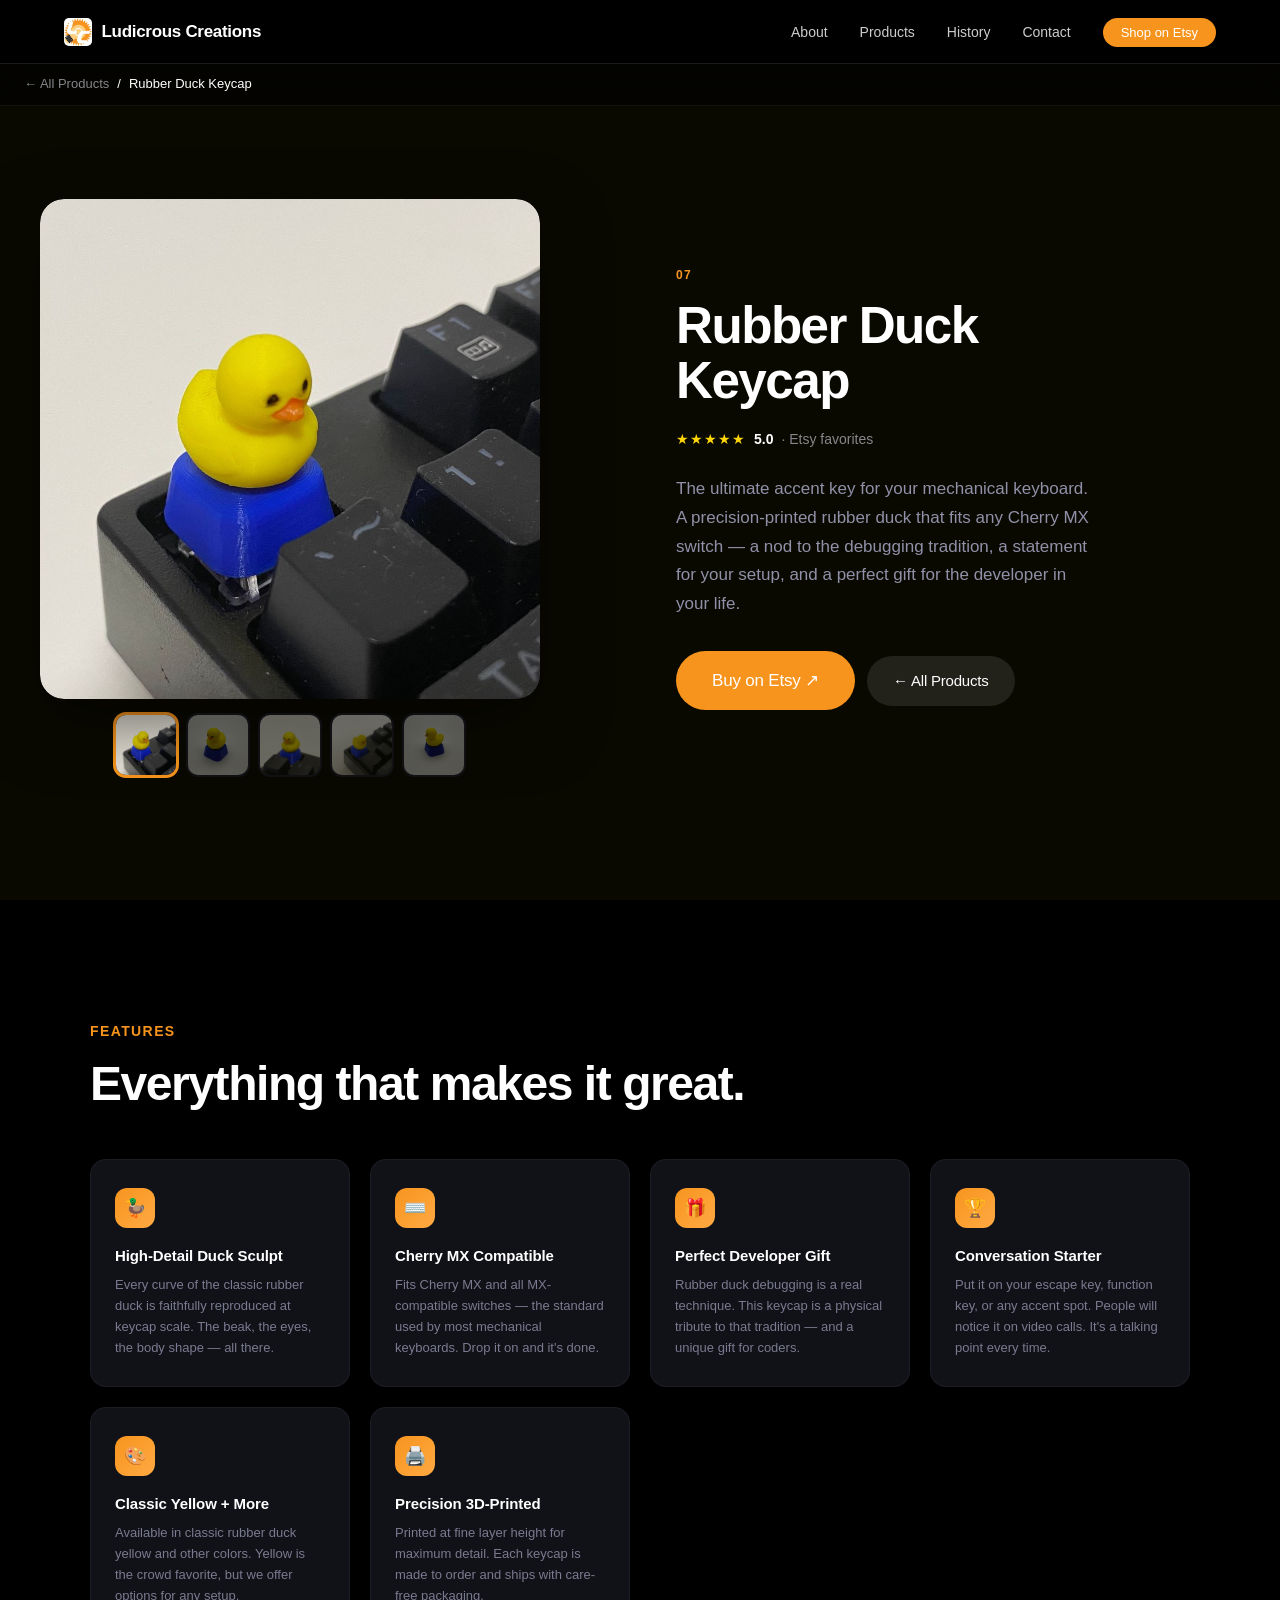
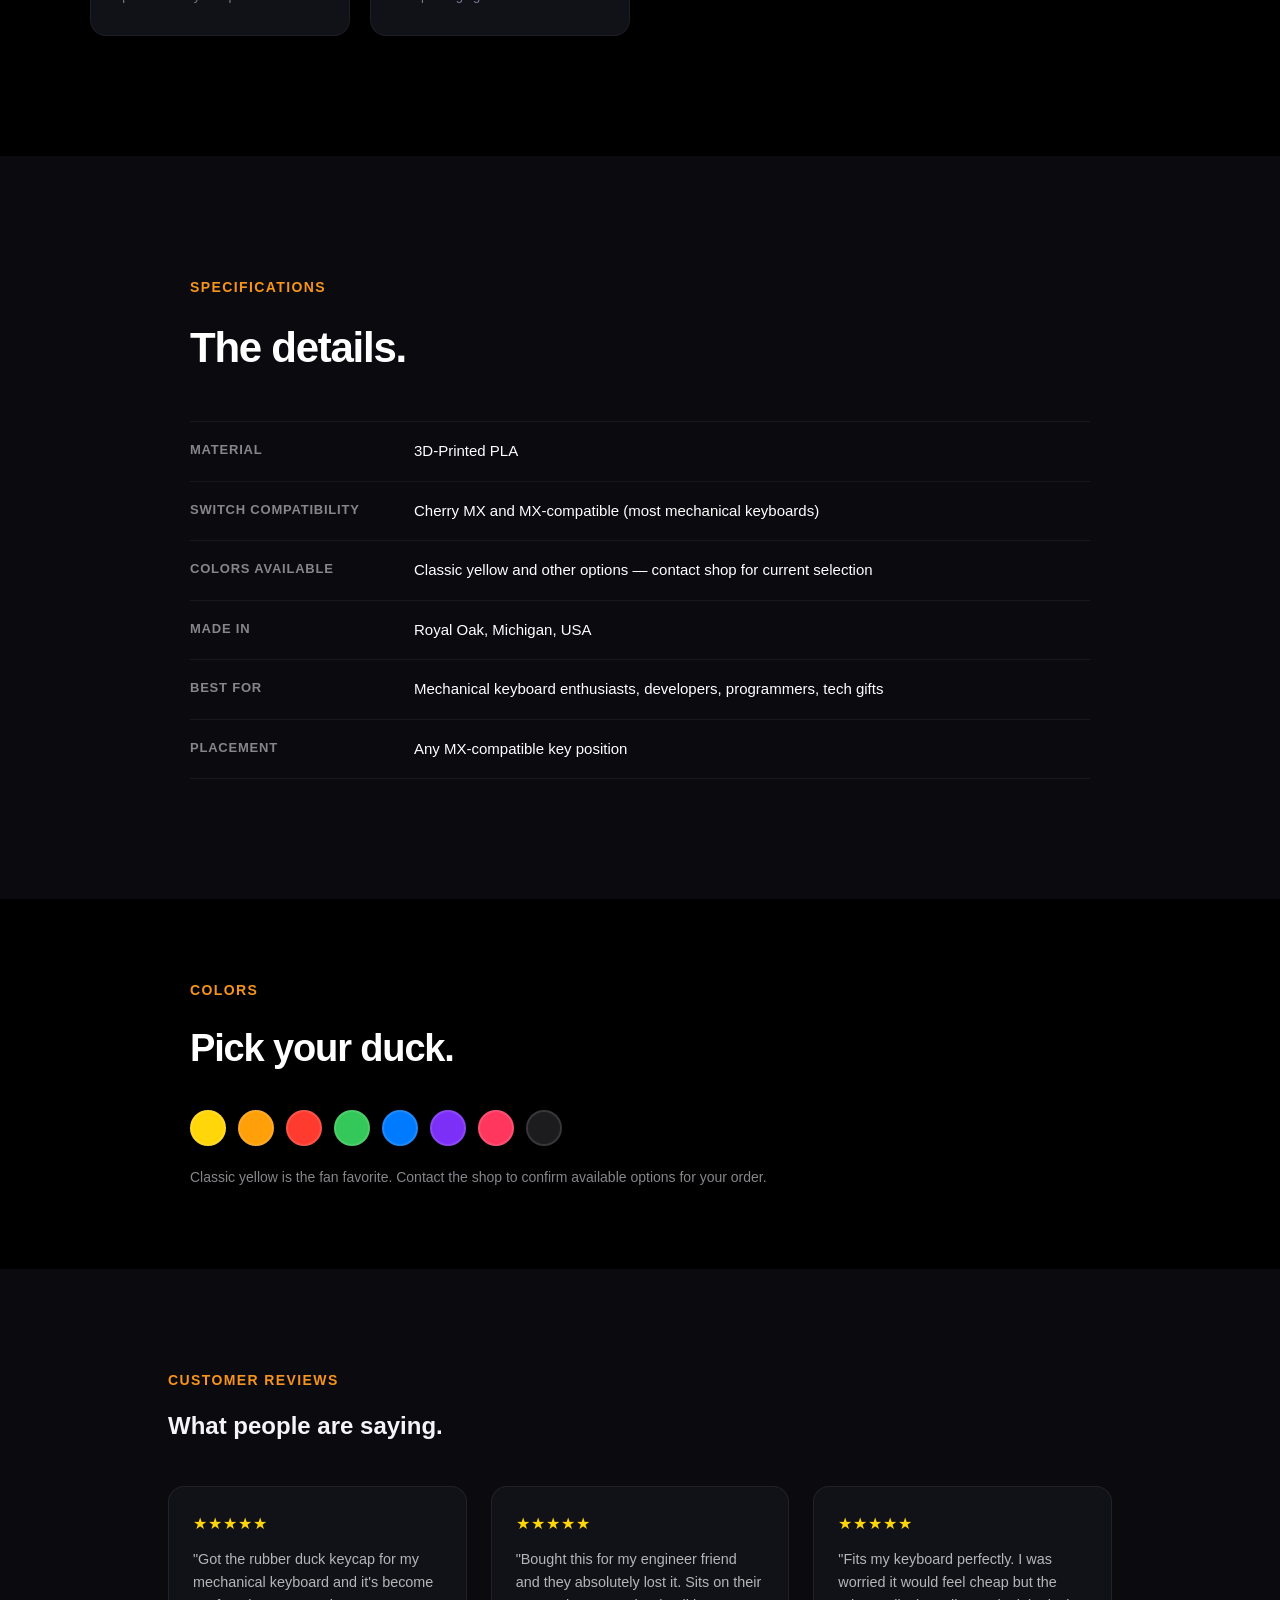
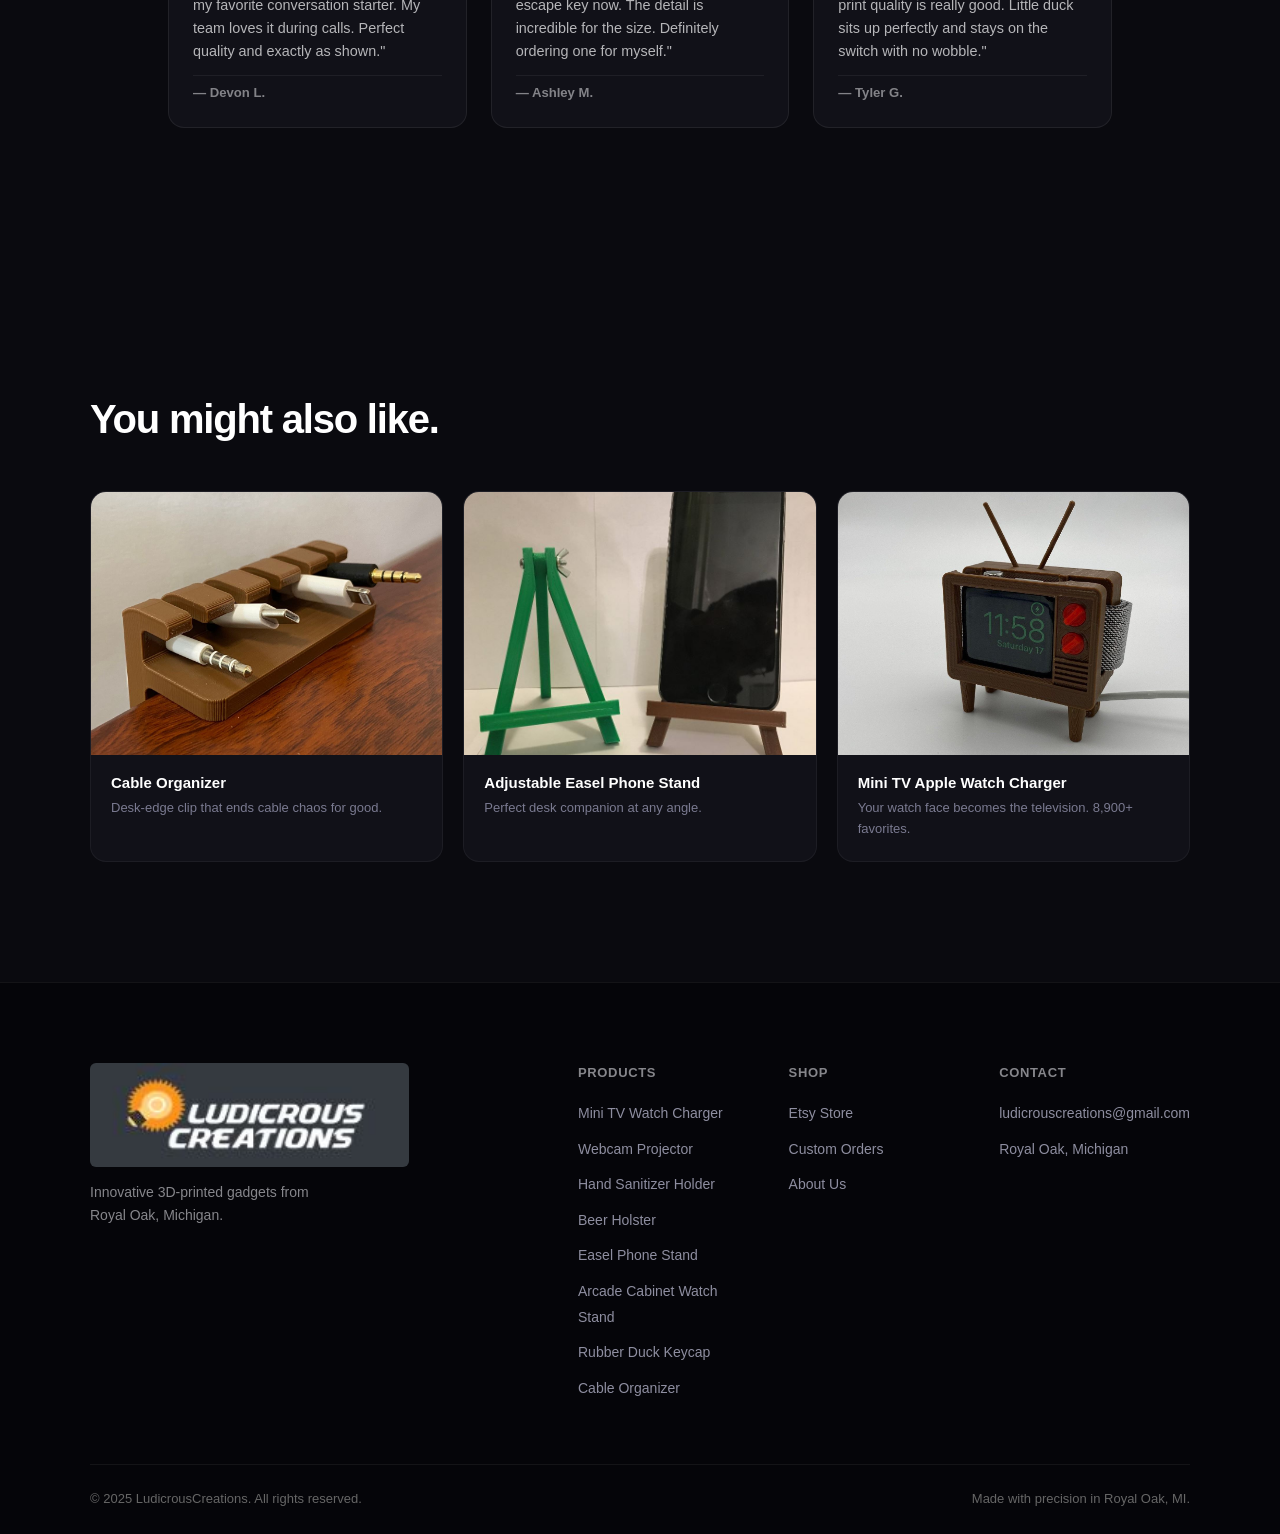
<file: product-rubber-duck.html>
<!DOCTYPE html>
<html lang="en">
<head>
    <meta charset="UTF-8">
    <meta name="viewport" content="width=device-width, initial-scale=1.0">
    <title>Rubber Duck Keycap — LudicrousCreations</title>
    <link rel="stylesheet" href="css/styles.css">
</head>
<body>

<nav class="nav nav--subpage" id="navbar">
    <div class="nav-container">
        <a href="index.html" class="nav-logo"><img src="Photo/LudicrousCreations_Logo/Logo1.JPG" alt="" class="nav-logo-img"><span class="nav-logo-text">Ludicrous Creations</span></a>
        <ul class="nav-links">
            <li><a href="index.html#about">About</a></li>
            <li><a href="products.html">Products</a></li>
            <li><a href="index.html#history">History</a></li>
            <li><a href="index.html#contact">Contact</a></li>
            <li><a href="https://www.etsy.com/shop/LudicrousCreations" target="_blank" class="nav-cta">Shop on Etsy</a></li>
        </ul>
        <button class="hamburger" id="hamburger" aria-label="Open menu">
            <span></span><span></span><span></span>
        </button>
    </div>
</nav>
<div class="mobile-menu" id="mobileMenu">
    <button class="mobile-close" id="mobileClose" aria-label="Close menu">✕</button>
    <ul>
        <li><a href="index.html#about" class="mobile-link">About</a></li>
        <li><a href="products.html" class="mobile-link">Products</a></li>
        <li><a href="index.html#history" class="mobile-link">History</a></li>
        <li><a href="index.html#contact" class="mobile-link">Contact</a></li>
        <li><a href="https://www.etsy.com/shop/LudicrousCreations" target="_blank" class="mobile-link">Shop on Etsy</a></li>
    </ul>
</div>
<div class="mobile-overlay" id="mobileOverlay"></div>

<div class="pp-breadcrumb">
    <a href="products.html">← All Products</a>
    <span>/</span>
    <span>Rubber Duck Keycap</span>
</div>

<section class="pp-hero" style="background:#0a0900;">
    <div class="pp-hero-inner">
        <div class="pp-gallery-wrap">
            <div class="product-gallery" id="ppGalleryWrap"
                 data-images='[
                     "Photo/RubberDuckKeyCap/RubberDuckKeyCap1.JPG",
                     "Photo/RubberDuckKeyCap/RubberDuckKeyCap2.JPG",
                     "Photo/RubberDuckKeyCap/RubberDuckKeyCap3.JPG",
                     "Photo/RubberDuckKeyCap/RubberDuckKeyCap4.JPG",
                     "Photo/RubberDuckKeyCap/RubberDuckKeyCap5.JPG"
                 ]'>
                <div class="gallery-main-wrap">
                    <img class="gallery-main-img" id="ppMainImg" src="" alt="Rubber Duck Keycap" style="transition:opacity 0.18s ease;">
                    <button class="gallery-nav gallery-prev" id="ppPrev" aria-label="Previous photo">
                        <svg viewBox="0 0 24 24" fill="none" stroke="currentColor" stroke-width="2.5" width="18" height="18"><path d="M15 18l-6-6 6-6"/></svg>
                    </button>
                    <button class="gallery-nav gallery-next" id="ppNext" aria-label="Next photo">
                        <svg viewBox="0 0 24 24" fill="none" stroke="currentColor" stroke-width="2.5" width="18" height="18"><path d="M9 18l6-6-6-6"/></svg>
                    </button>
                    <div class="gallery-counter" id="ppCounter"></div>
                </div>
                <div class="gallery-thumbs" id="ppThumbs"></div>
            </div>
        </div>

        <div class="pp-info">
            <span class="product-num">07</span>
            <h1>Rubber Duck<br>Keycap</h1>
            <div class="pp-rating">
                <span class="pp-stars">★★★★★</span>
                <strong>5.0</strong>
                <span>· Etsy favorites</span>
            </div>
            <p class="pp-tagline">The ultimate accent key for your mechanical keyboard. A precision-printed rubber duck that fits any Cherry MX switch — a nod to the debugging tradition, a statement for your setup, and a perfect gift for the developer in your life.</p>
            <div class="pp-cta">
                <a href="https://www.etsy.com/shop/LudicrousCreations" target="_blank" class="btn btn--primary btn--large">Buy on Etsy ↗</a>
                <a href="products.html" class="btn btn--ghost">← All Products</a>
            </div>
        </div>
    </div>
</section>

<section class="pp-features-section">
    <div class="pp-features-inner">
        <p class="section-eyebrow reveal">Features</p>
        <h2 class="reveal">Everything that makes it great.</h2>
        <div class="pp-features-grid reveal">
            <div class="pp-feat-item">
                <div class="pp-feat-icon">🦆</div>
                <h3>High-Detail Duck Sculpt</h3>
                <p>Every curve of the classic rubber duck is faithfully reproduced at keycap scale. The beak, the eyes, the body shape — all there.</p>
            </div>
            <div class="pp-feat-item">
                <div class="pp-feat-icon">⌨️</div>
                <h3>Cherry MX Compatible</h3>
                <p>Fits Cherry MX and all MX-compatible switches — the standard used by most mechanical keyboards. Drop it on and it's done.</p>
            </div>
            <div class="pp-feat-item">
                <div class="pp-feat-icon">🎁</div>
                <h3>Perfect Developer Gift</h3>
                <p>Rubber duck debugging is a real technique. This keycap is a physical tribute to that tradition — and a unique gift for coders.</p>
            </div>
            <div class="pp-feat-item">
                <div class="pp-feat-icon">🏆</div>
                <h3>Conversation Starter</h3>
                <p>Put it on your escape key, function key, or any accent spot. People will notice it on video calls. It's a talking point every time.</p>
            </div>
            <div class="pp-feat-item">
                <div class="pp-feat-icon">🎨</div>
                <h3>Classic Yellow + More</h3>
                <p>Available in classic rubber duck yellow and other colors. Yellow is the crowd favorite, but we offer options for any setup.</p>
            </div>
            <div class="pp-feat-item">
                <div class="pp-feat-icon">🖨️</div>
                <h3>Precision 3D-Printed</h3>
                <p>Printed at fine layer height for maximum detail. Each keycap is made to order and ships with care-free packaging.</p>
            </div>
        </div>
    </div>
</section>

<section class="pp-specs-section">
    <div class="pp-specs-inner">
        <p class="section-eyebrow reveal">Specifications</p>
        <h2 class="reveal">The details.</h2>
        <div class="pp-specs-table reveal">
            <div class="pp-spec-row"><div class="pp-spec-label">Material</div><div class="pp-spec-value">3D-Printed PLA</div></div>
            <div class="pp-spec-row"><div class="pp-spec-label">Switch Compatibility</div><div class="pp-spec-value">Cherry MX and MX-compatible (most mechanical keyboards)</div></div>
            <div class="pp-spec-row"><div class="pp-spec-label">Colors Available</div><div class="pp-spec-value">Classic yellow and other options — contact shop for current selection</div></div>
            <div class="pp-spec-row"><div class="pp-spec-label">Made In</div><div class="pp-spec-value">Royal Oak, Michigan, USA</div></div>
            <div class="pp-spec-row"><div class="pp-spec-label">Best For</div><div class="pp-spec-value">Mechanical keyboard enthusiasts, developers, programmers, tech gifts</div></div>
            <div class="pp-spec-row"><div class="pp-spec-label">Placement</div><div class="pp-spec-value">Any MX-compatible key position</div></div>
        </div>
    </div>
</section>

<section class="pp-colors-section">
    <div class="pp-colors-inner">
        <p class="section-eyebrow reveal">Colors</p>
        <h2 class="reveal">Pick your duck.</h2>
        <div class="pp-color-row reveal">
            <div class="pp-color-swatch" style="background:#ffd60a" title="Classic Yellow"></div>
            <div class="pp-color-swatch" style="background:#ff9f0a" title="Orange"></div>
            <div class="pp-color-swatch" style="background:#ff3b30" title="Red"></div>
            <div class="pp-color-swatch" style="background:#34c759" title="Green"></div>
            <div class="pp-color-swatch" style="background:#007aff" title="Blue"></div>
            <div class="pp-color-swatch" style="background:#7b2ff7" title="Purple"></div>
            <div class="pp-color-swatch" style="background:#ff375f" title="Pink"></div>
            <div class="pp-color-swatch" style="background:#1c1c1e" title="Black"></div>
        </div>
        <p class="pp-colors-note reveal">Classic yellow is the fan favorite. Contact the shop to confirm available options for your order.</p>
    </div>
</section>

<section class="pp-reviews-section">
    <div class="pp-reviews-inner">
        <p class="section-eyebrow reveal">Customer Reviews</p>
        <h2 class="reveal">What people are saying.</h2>
        <div class="pp-reviews-grid reveal">
            <div class="pp-review-card">
                <div class="pp-review-stars">★★★★★</div>
                <p class="pp-review-text">"Got the rubber duck keycap for my mechanical keyboard and it's become my favorite conversation starter. My team loves it during calls. Perfect quality and exactly as shown."</p>
                <div class="pp-review-author">— Devon L.</div>
            </div>
            <div class="pp-review-card">
                <div class="pp-review-stars">★★★★★</div>
                <p class="pp-review-text">"Bought this for my engineer friend and they absolutely lost it. Sits on their escape key now. The detail is incredible for the size. Definitely ordering one for myself."</p>
                <div class="pp-review-author">— Ashley M.</div>
            </div>
            <div class="pp-review-card">
                <div class="pp-review-stars">★★★★★</div>
                <p class="pp-review-text">"Fits my keyboard perfectly. I was worried it would feel cheap but the print quality is really good. Little duck sits up perfectly and stays on the switch with no wobble."</p>
                <div class="pp-review-author">— Tyler G.</div>
            </div>
        </div>
    </div>
</section>

<section class="pp-related-section">
    <div class="pp-related-inner">
        <p class="section-eyebrow reveal">More from LudicrousCreations</p>
        <h2 class="reveal">You might also like.</h2>
        <div class="pp-related-grid reveal">
            <a href="product-cable-organizer.html" class="pp-related-card">
                <div class="pp-related-visual pg-visual--arcade">
                    <img src="Photo/CableOrganizer/CableOrganizer1.JPG" alt="Cable Organizer" style="width:100%;height:100%;object-fit:cover;">
                </div>
                <div class="pp-related-body">
                    <h3>Cable Organizer</h3>
                    <p>Desk-edge clip that ends cable chaos for good.</p>
                </div>
            </a>
            <a href="product-easel.html" class="pp-related-card">
                <div class="pp-related-visual pg-visual--arcade">
                    <img src="Photo/EaselStand/EaselStand1.JPG" alt="Adjustable Easel Phone Stand" style="width:100%;height:100%;object-fit:cover;">
                </div>
                <div class="pp-related-body">
                    <h3>Adjustable Easel Phone Stand</h3>
                    <p>Perfect desk companion at any angle.</p>
                </div>
            </a>
            <a href="product-tv-charger.html" class="pp-related-card">
                <div class="pp-related-visual pg-visual--arcade">
                    <img src="Photo/AppleWatchStand/AppleTVWatchStand1.JPG" alt="Mini TV Apple Watch Charge Station" style="width:100%;height:100%;object-fit:cover;">
                </div>
                <div class="pp-related-body">
                    <h3>Mini TV Apple Watch Charger</h3>
                    <p>Your watch face becomes the television. 8,900+ favorites.</p>
                </div>
            </a>
        </div>
    </div>
</section>

<footer class="footer">
    <div class="footer-inner">
        <div class="footer-brand">
            <img src="Photo/LudicrousCreations/LudicrousCreations.JPG" alt="LudicrousCreations" class="footer-logo-img">
            <p>Innovative 3D-printed gadgets from<br>Royal Oak, Michigan.</p>
        </div>
        <div class="footer-cols">
            <div class="footer-col">
                <h4>Products</h4>
                <ul>
                    <li><a href="product-tv-charger.html">Mini TV Watch Charger</a></li>
                    <li><a href="product-webcam.html">Webcam Projector</a></li>
                    <li><a href="product-sanitizer.html">Hand Sanitizer Holder</a></li>
                    <li><a href="product-beer.html">Beer Holster</a></li>
                    <li><a href="product-easel.html">Easel Phone Stand</a></li>
                    <li><a href="product-arcade-watch.html">Arcade Cabinet Watch Stand</a></li>
                    <li><a href="product-rubber-duck.html">Rubber Duck Keycap</a></li>
                    <li><a href="product-cable-organizer.html">Cable Organizer</a></li>
                </ul>
            </div>
            <div class="footer-col">
                <h4>Shop</h4>
                <ul>
                    <li><a href="https://www.etsy.com/shop/LudicrousCreations" target="_blank">Etsy Store</a></li>
                    <li><a href="mailto:ludicrouscreations@gmail.com">Custom Orders</a></li>
                    <li><a href="index.html#about">About Us</a></li>
                </ul>
            </div>
            <div class="footer-col">
                <h4>Contact</h4>
                <ul>
                    <li><a href="mailto:ludicrouscreations@gmail.com">ludicrouscreations@gmail.com</a></li>
                    <li><span>Royal Oak, Michigan</span></li>
                </ul>
            </div>
        </div>
    </div>
    <div class="footer-bottom">
        <p>&copy; 2025 LudicrousCreations. All rights reserved.</p>
        <p>Made with precision in Royal Oak, MI.</p>
    </div>
</footer>

<script src="js/page.js"></script>
<script src="js/analytics.js"></script>
<script src="js/product-analytics.js"></script>
</body>
</html>
</file>
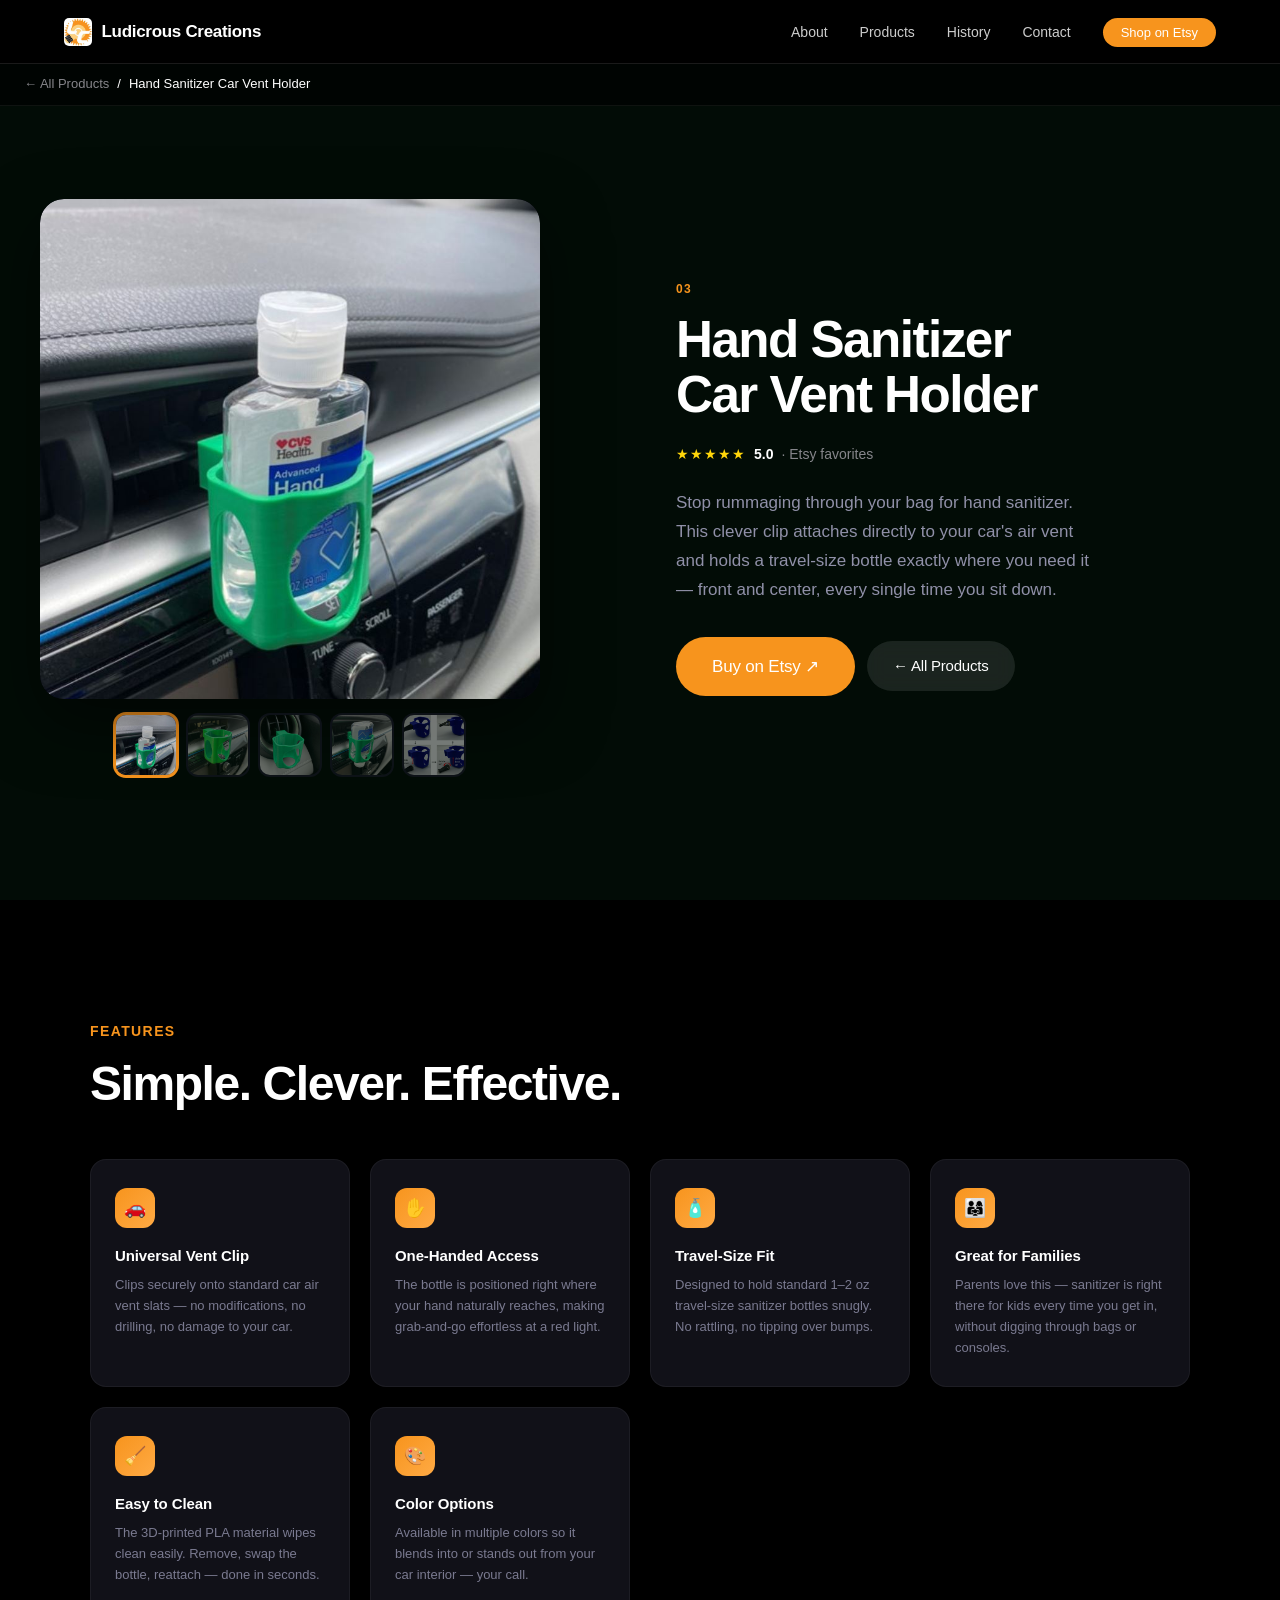
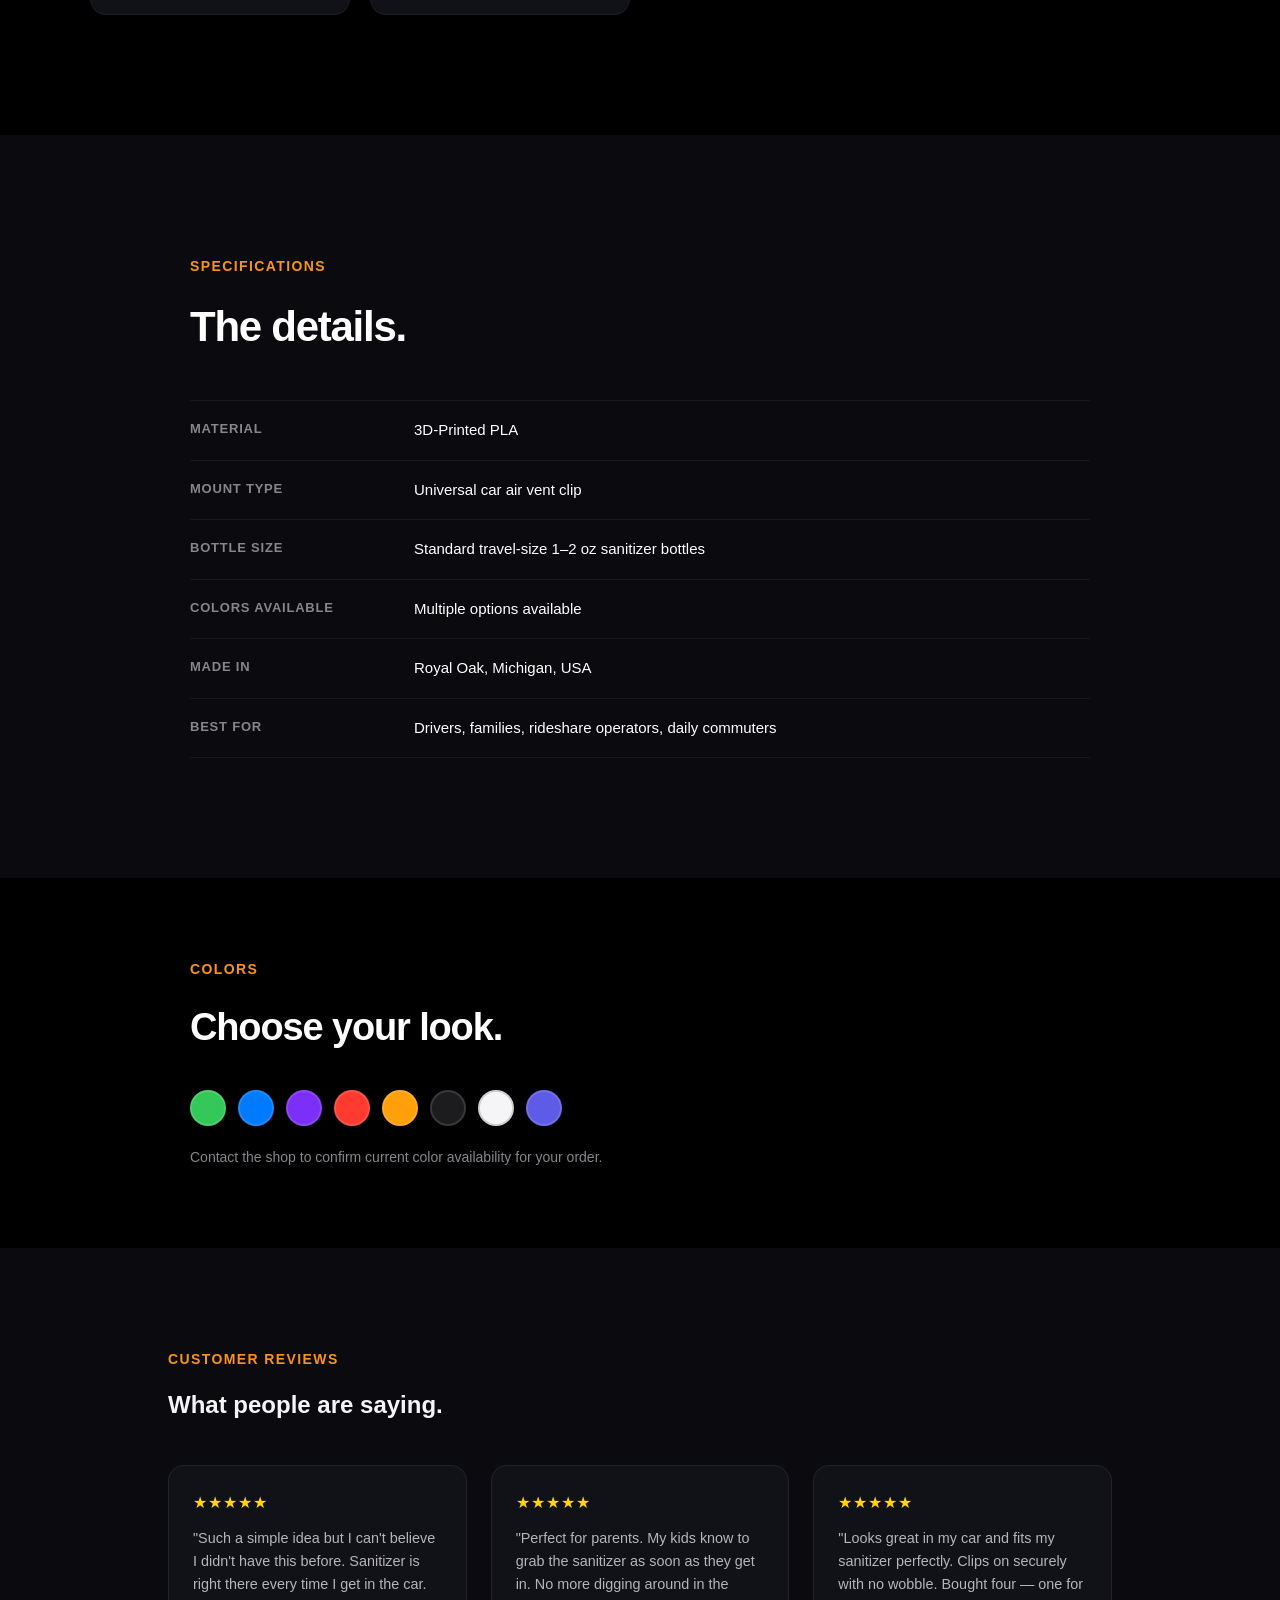
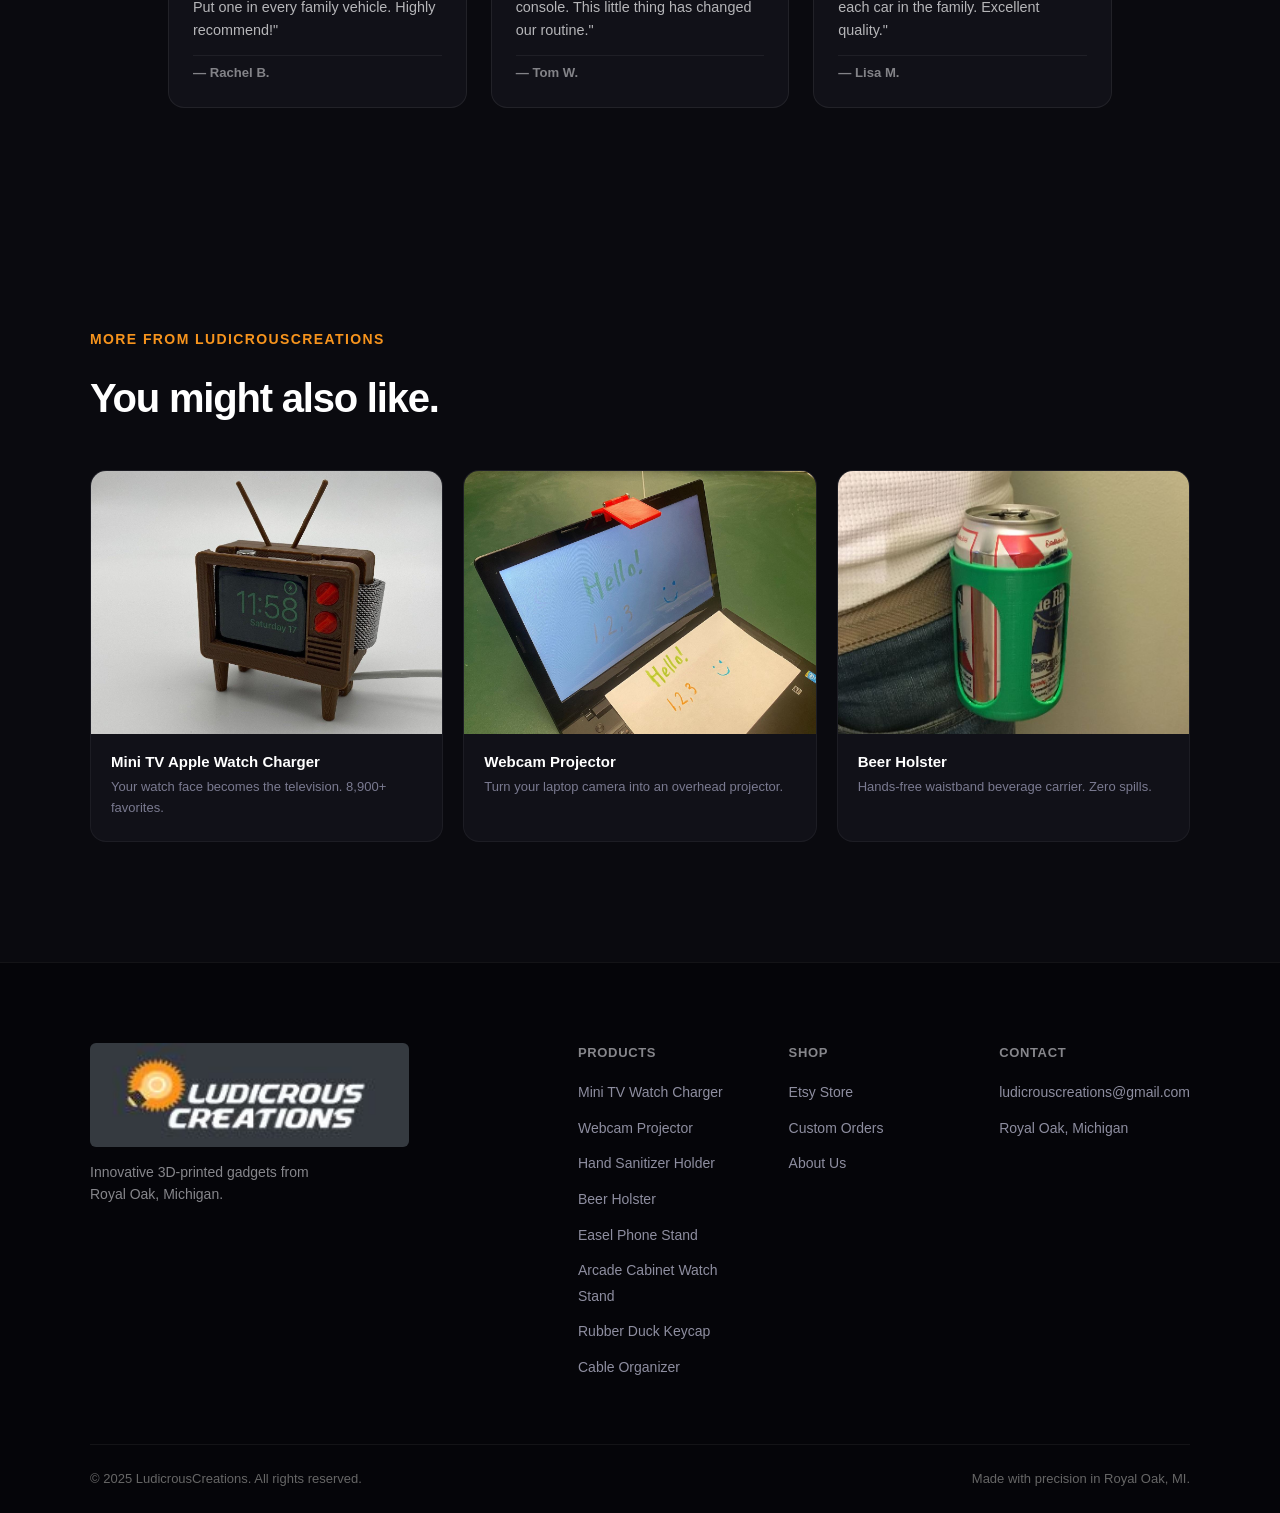
<file: product-sanitizer.html>
<!DOCTYPE html>
<html lang="en">
<head>
    <meta charset="UTF-8">
    <meta name="viewport" content="width=device-width, initial-scale=1.0">
    <title>Hand Sanitizer Car Vent Holder — LudicrousCreations</title>
    <link rel="stylesheet" href="css/styles.css">
</head>
<body>

<nav class="nav nav--subpage" id="navbar">
    <div class="nav-container">
        <a href="index.html" class="nav-logo"><img src="Photo/LudicrousCreations_Logo/Logo1.JPG" alt="" class="nav-logo-img"><span class="nav-logo-text">Ludicrous Creations</span></a>
        <ul class="nav-links">
            <li><a href="index.html#about">About</a></li>
            <li><a href="products.html">Products</a></li>
            <li><a href="index.html#history">History</a></li>
            <li><a href="index.html#contact">Contact</a></li>
            <li><a href="https://www.etsy.com/shop/LudicrousCreations" target="_blank" class="nav-cta">Shop on Etsy</a></li>
        </ul>
        <button class="hamburger" id="hamburger" aria-label="Open menu">
            <span></span><span></span><span></span>
        </button>
    </div>
</nav>
<div class="mobile-menu" id="mobileMenu">
    <button class="mobile-close" id="mobileClose" aria-label="Close menu">✕</button>
    <ul>
        <li><a href="index.html#about" class="mobile-link">About</a></li>
        <li><a href="products.html" class="mobile-link">Products</a></li>
        <li><a href="index.html#history" class="mobile-link">History</a></li>
        <li><a href="index.html#contact" class="mobile-link">Contact</a></li>
        <li><a href="https://www.etsy.com/shop/LudicrousCreations" target="_blank" class="mobile-link">Shop on Etsy</a></li>
    </ul>
</div>
<div class="mobile-overlay" id="mobileOverlay"></div>

<div class="pp-breadcrumb">
    <a href="products.html">← All Products</a>
    <span>/</span>
    <span>Hand Sanitizer Car Vent Holder</span>
</div>

<section class="pp-hero pp-hero--sanitizer">
    <div class="pp-hero-inner">
        <div class="pp-gallery-wrap">
            <div class="product-gallery" id="ppGalleryWrap"
                 data-images='[
                     "Photo/CarVentHandSanitizerHolder/HandSanitizerHolder.JPG",
                     "Photo/CarVentHandSanitizerHolder/HandSanitizerHolder2.JPG",
                     "Photo/CarVentHandSanitizerHolder/HandSanitizerHolder3.JPG",
                     "Photo/CarVentHandSanitizerHolder/HandSanitizerHolder4.JPG",
                     "Photo/CarVentHandSanitizerHolder/HandSanitizerHolder5.JPG"
                 ]'>
                <div class="gallery-main-wrap">
                    <img class="gallery-main-img" id="ppMainImg" src="" alt="Hand Sanitizer Car Vent Holder" style="transition:opacity 0.18s ease;">
                    <div class="gallery-fallback illus-sanitizer" id="sanitizerFallback">
                        <div class="car-vent-wrap">
                            <div class="car-vent">
                                <div class="vent-frame">
                                    <div class="vent-slat"></div>
                                    <div class="vent-slat"></div>
                                    <div class="vent-slat"></div>
                                    <div class="vent-slat"></div>
                                </div>
                                <div class="vent-clip">
                                    <div class="clip-ring"></div>
                                    <div class="sanitizer-bottle">
                                        <div class="bottle-top">
                                            <div class="pump-head"></div>
                                            <div class="pump-neck"></div>
                                        </div>
                                        <div class="bottle-body"><div class="bottle-label">CLEAN</div></div>
                                        <div class="bottle-base"></div>
                                    </div>
                                </div>
                            </div>
                            <div class="vent-glow"></div>
                        </div>
                    </div>
                    <button class="gallery-nav gallery-prev" id="ppPrev" aria-label="Previous photo">
                        <svg viewBox="0 0 24 24" fill="none" stroke="currentColor" stroke-width="2.5" width="18" height="18"><path d="M15 18l-6-6 6-6"/></svg>
                    </button>
                    <button class="gallery-nav gallery-next" id="ppNext" aria-label="Next photo">
                        <svg viewBox="0 0 24 24" fill="none" stroke="currentColor" stroke-width="2.5" width="18" height="18"><path d="M9 18l6-6-6-6"/></svg>
                    </button>
                    <div class="gallery-counter" id="ppCounter"></div>
                </div>
                <div class="gallery-thumbs" id="ppThumbs"></div>
            </div>
        </div>

        <div class="pp-info">
            <span class="product-num">03</span>
            <h1>Hand Sanitizer<br>Car Vent Holder</h1>
            <div class="pp-rating">
                <span class="pp-stars">★★★★★</span>
                <strong>5.0</strong>
                <span>· Etsy favorites</span>
            </div>
            <p class="pp-tagline">Stop rummaging through your bag for hand sanitizer. This clever clip attaches directly to your car's air vent and holds a travel-size bottle exactly where you need it — front and center, every single time you sit down.</p>
            <div class="pp-cta">
                <a href="https://www.etsy.com/shop/LudicrousCreations" target="_blank" class="btn btn--primary btn--large">Buy on Etsy ↗</a>
                <a href="products.html" class="btn btn--ghost">← All Products</a>
            </div>
        </div>
    </div>
</section>

<section class="pp-features-section">
    <div class="pp-features-inner">
        <p class="section-eyebrow reveal">Features</p>
        <h2 class="reveal">Simple. Clever. Effective.</h2>
        <div class="pp-features-grid reveal">
            <div class="pp-feat-item">
                <div class="pp-feat-icon">🚗</div>
                <h3>Universal Vent Clip</h3>
                <p>Clips securely onto standard car air vent slats — no modifications, no drilling, no damage to your car.</p>
            </div>
            <div class="pp-feat-item">
                <div class="pp-feat-icon">✋</div>
                <h3>One-Handed Access</h3>
                <p>The bottle is positioned right where your hand naturally reaches, making grab-and-go effortless at a red light.</p>
            </div>
            <div class="pp-feat-item">
                <div class="pp-feat-icon">🧴</div>
                <h3>Travel-Size Fit</h3>
                <p>Designed to hold standard 1–2 oz travel-size sanitizer bottles snugly. No rattling, no tipping over bumps.</p>
            </div>
            <div class="pp-feat-item">
                <div class="pp-feat-icon">👨‍👩‍👧</div>
                <h3>Great for Families</h3>
                <p>Parents love this — sanitizer is right there for kids every time you get in, without digging through bags or consoles.</p>
            </div>
            <div class="pp-feat-item">
                <div class="pp-feat-icon">🧹</div>
                <h3>Easy to Clean</h3>
                <p>The 3D-printed PLA material wipes clean easily. Remove, swap the bottle, reattach — done in seconds.</p>
            </div>
            <div class="pp-feat-item">
                <div class="pp-feat-icon">🎨</div>
                <h3>Color Options</h3>
                <p>Available in multiple colors so it blends into or stands out from your car interior — your call.</p>
            </div>
        </div>
    </div>
</section>

<section class="pp-specs-section">
    <div class="pp-specs-inner">
        <p class="section-eyebrow reveal">Specifications</p>
        <h2 class="reveal">The details.</h2>
        <div class="pp-specs-table reveal">
            <div class="pp-spec-row"><div class="pp-spec-label">Material</div><div class="pp-spec-value">3D-Printed PLA</div></div>
            <div class="pp-spec-row"><div class="pp-spec-label">Mount Type</div><div class="pp-spec-value">Universal car air vent clip</div></div>
            <div class="pp-spec-row"><div class="pp-spec-label">Bottle Size</div><div class="pp-spec-value">Standard travel-size 1–2 oz sanitizer bottles</div></div>
            <div class="pp-spec-row"><div class="pp-spec-label">Colors Available</div><div class="pp-spec-value">Multiple options available</div></div>
            <div class="pp-spec-row"><div class="pp-spec-label">Made In</div><div class="pp-spec-value">Royal Oak, Michigan, USA</div></div>
            <div class="pp-spec-row"><div class="pp-spec-label">Best For</div><div class="pp-spec-value">Drivers, families, rideshare operators, daily commuters</div></div>
        </div>
    </div>
</section>

<section class="pp-colors-section">
    <div class="pp-colors-inner">
        <p class="section-eyebrow reveal">Colors</p>
        <h2 class="reveal">Choose your look.</h2>
        <div class="pp-color-row reveal">
            <div class="pp-color-swatch" style="background:#34c759" title="Green"></div>
            <div class="pp-color-swatch" style="background:#007aff" title="Blue"></div>
            <div class="pp-color-swatch" style="background:#7b2ff7" title="Purple"></div>
            <div class="pp-color-swatch" style="background:#ff3b30" title="Red"></div>
            <div class="pp-color-swatch" style="background:#ff9f0a" title="Orange"></div>
            <div class="pp-color-swatch" style="background:#1c1c1e" title="Black"></div>
            <div class="pp-color-swatch" style="background:#f5f5f7;border-color:rgba(0,0,0,0.15)" title="White"></div>
            <div class="pp-color-swatch" style="background:#5e5ce6" title="Indigo"></div>
        </div>
        <p class="pp-colors-note reveal">Contact the shop to confirm current color availability for your order.</p>
    </div>
</section>

<section class="pp-reviews-section">
    <div class="pp-reviews-inner">
        <p class="section-eyebrow reveal">Customer Reviews</p>
        <h2 class="reveal">What people are saying.</h2>
        <div class="pp-reviews-grid reveal">
            <div class="pp-review-card">
                <div class="pp-review-stars">★★★★★</div>
                <p class="pp-review-text">"Such a simple idea but I can't believe I didn't have this before. Sanitizer is right there every time I get in the car. Put one in every family vehicle. Highly recommend!"</p>
                <div class="pp-review-author">— Rachel B.</div>
            </div>
            <div class="pp-review-card">
                <div class="pp-review-stars">★★★★★</div>
                <p class="pp-review-text">"Perfect for parents. My kids know to grab the sanitizer as soon as they get in. No more digging around in the console. This little thing has changed our routine."</p>
                <div class="pp-review-author">— Tom W.</div>
            </div>
            <div class="pp-review-card">
                <div class="pp-review-stars">★★★★★</div>
                <p class="pp-review-text">"Looks great in my car and fits my sanitizer perfectly. Clips on securely with no wobble. Bought four — one for each car in the family. Excellent quality."</p>
                <div class="pp-review-author">— Lisa M.</div>
            </div>
        </div>
    </div>
</section>

<section class="pp-related-section">
    <div class="pp-related-inner">
        <p class="section-eyebrow reveal">More from LudicrousCreations</p>
        <h2 class="reveal">You might also like.</h2>
        <div class="pp-related-grid reveal">
            <a href="product-tv-charger.html" class="pp-related-card">
                <div class="pp-related-visual pg-visual--arcade">
                    <img src="Photo/AppleWatchStand/AppleTVWatchStand1.JPG" alt="Mini TV Apple Watch Charge Station" style="width:100%;height:100%;object-fit:cover;">
                </div>
                <div class="pp-related-body">
                    <h3>Mini TV Apple Watch Charger</h3>
                    <p>Your watch face becomes the television. 8,900+ favorites.</p>
                </div>
            </a>
            <a href="product-webcam.html" class="pp-related-card">
                <div class="pp-related-visual pg-visual--webcam">
                    <img src="Photo/DocWebCam/DocWebCam1.JPG" alt="Webcam Projector" style="width:100%;height:100%;object-fit:cover;">
                </div>
                <div class="pp-related-body">
                    <h3>Webcam Projector</h3>
                    <p>Turn your laptop camera into an overhead projector.</p>
                </div>
            </a>
            <a href="product-beer.html" class="pp-related-card">
                <div class="pp-related-visual pg-visual--beer">
                    <img src="Photo/BeerHolster/BeerHolster1.JPG" alt="Beer Holster" style="width:100%;height:100%;object-fit:cover;">
                </div>
                <div class="pp-related-body">
                    <h3>Beer Holster</h3>
                    <p>Hands-free waistband beverage carrier. Zero spills.</p>
                </div>
            </a>
        </div>
    </div>
</section>

<footer class="footer">
    <div class="footer-inner">
        <div class="footer-brand">
            <img src="Photo/LudicrousCreations/LudicrousCreations.JPG" alt="LudicrousCreations" class="footer-logo-img">
            <p>Innovative 3D-printed gadgets from<br>Royal Oak, Michigan.</p>
        </div>
        <div class="footer-cols">
            <div class="footer-col">
                <h4>Products</h4>
                <ul>
                    <li><a href="product-tv-charger.html">Mini TV Watch Charger</a></li>
                    <li><a href="product-webcam.html">Webcam Projector</a></li>
                    <li><a href="product-sanitizer.html">Hand Sanitizer Holder</a></li>
                    <li><a href="product-beer.html">Beer Holster</a></li>
                    <li><a href="product-easel.html">Easel Phone Stand</a></li>
                    <li><a href="product-arcade-watch.html">Arcade Cabinet Watch Stand</a></li>
                    <li><a href="product-rubber-duck.html">Rubber Duck Keycap</a></li>
                    <li><a href="product-cable-organizer.html">Cable Organizer</a></li>
                </ul>
            </div>
            <div class="footer-col">
                <h4>Shop</h4>
                <ul>
                    <li><a href="https://www.etsy.com/shop/LudicrousCreations" target="_blank">Etsy Store</a></li>
                    <li><a href="mailto:ludicrouscreations@gmail.com">Custom Orders</a></li>
                    <li><a href="index.html#about">About Us</a></li>
                </ul>
            </div>
            <div class="footer-col">
                <h4>Contact</h4>
                <ul>
                    <li><a href="mailto:ludicrouscreations@gmail.com">ludicrouscreations@gmail.com</a></li>
                    <li><span>Royal Oak, Michigan</span></li>
                </ul>
            </div>
        </div>
    </div>
    <div class="footer-bottom">
        <p>&copy; 2025 LudicrousCreations. All rights reserved.</p>
        <p>Made with precision in Royal Oak, MI.</p>
    </div>
</footer>

<script src="js/page.js"></script>
<script src="js/analytics.js"></script>
<script src="js/product-analytics.js"></script>
</body>
</html>
</file>
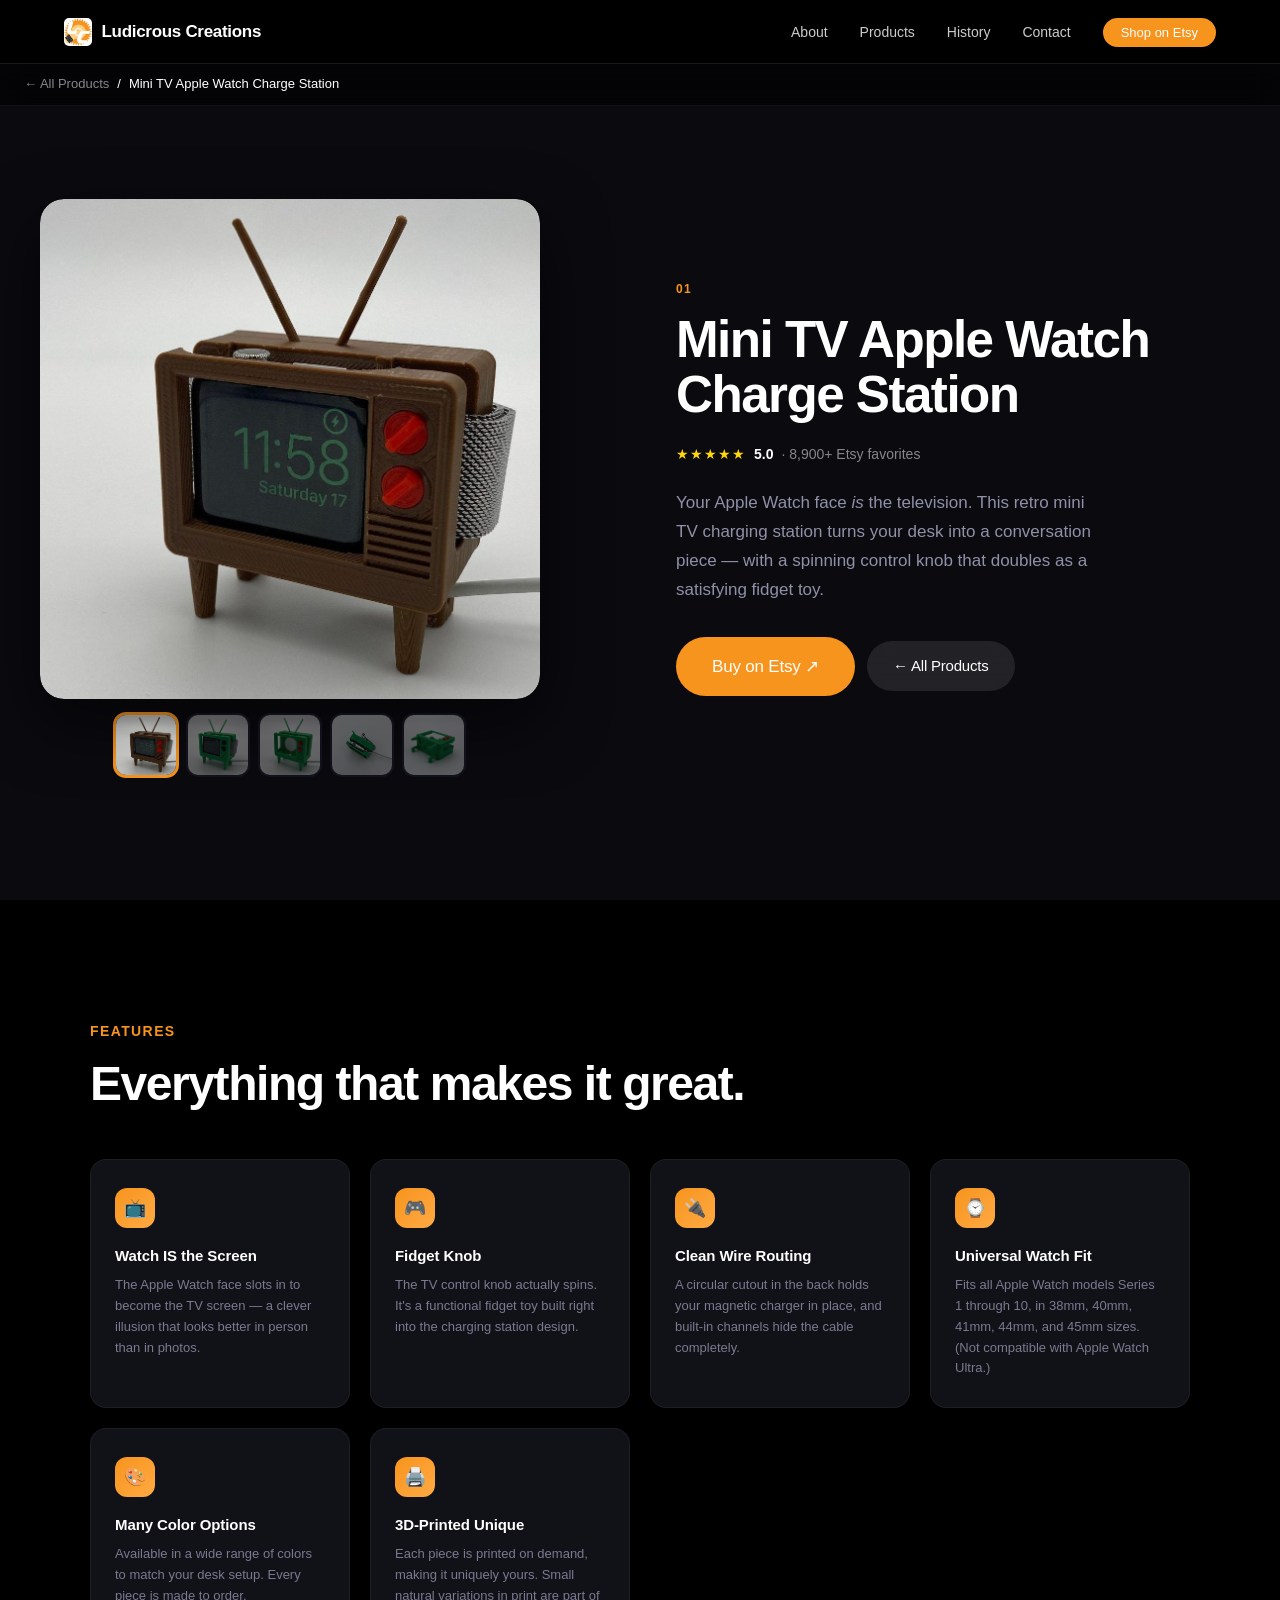
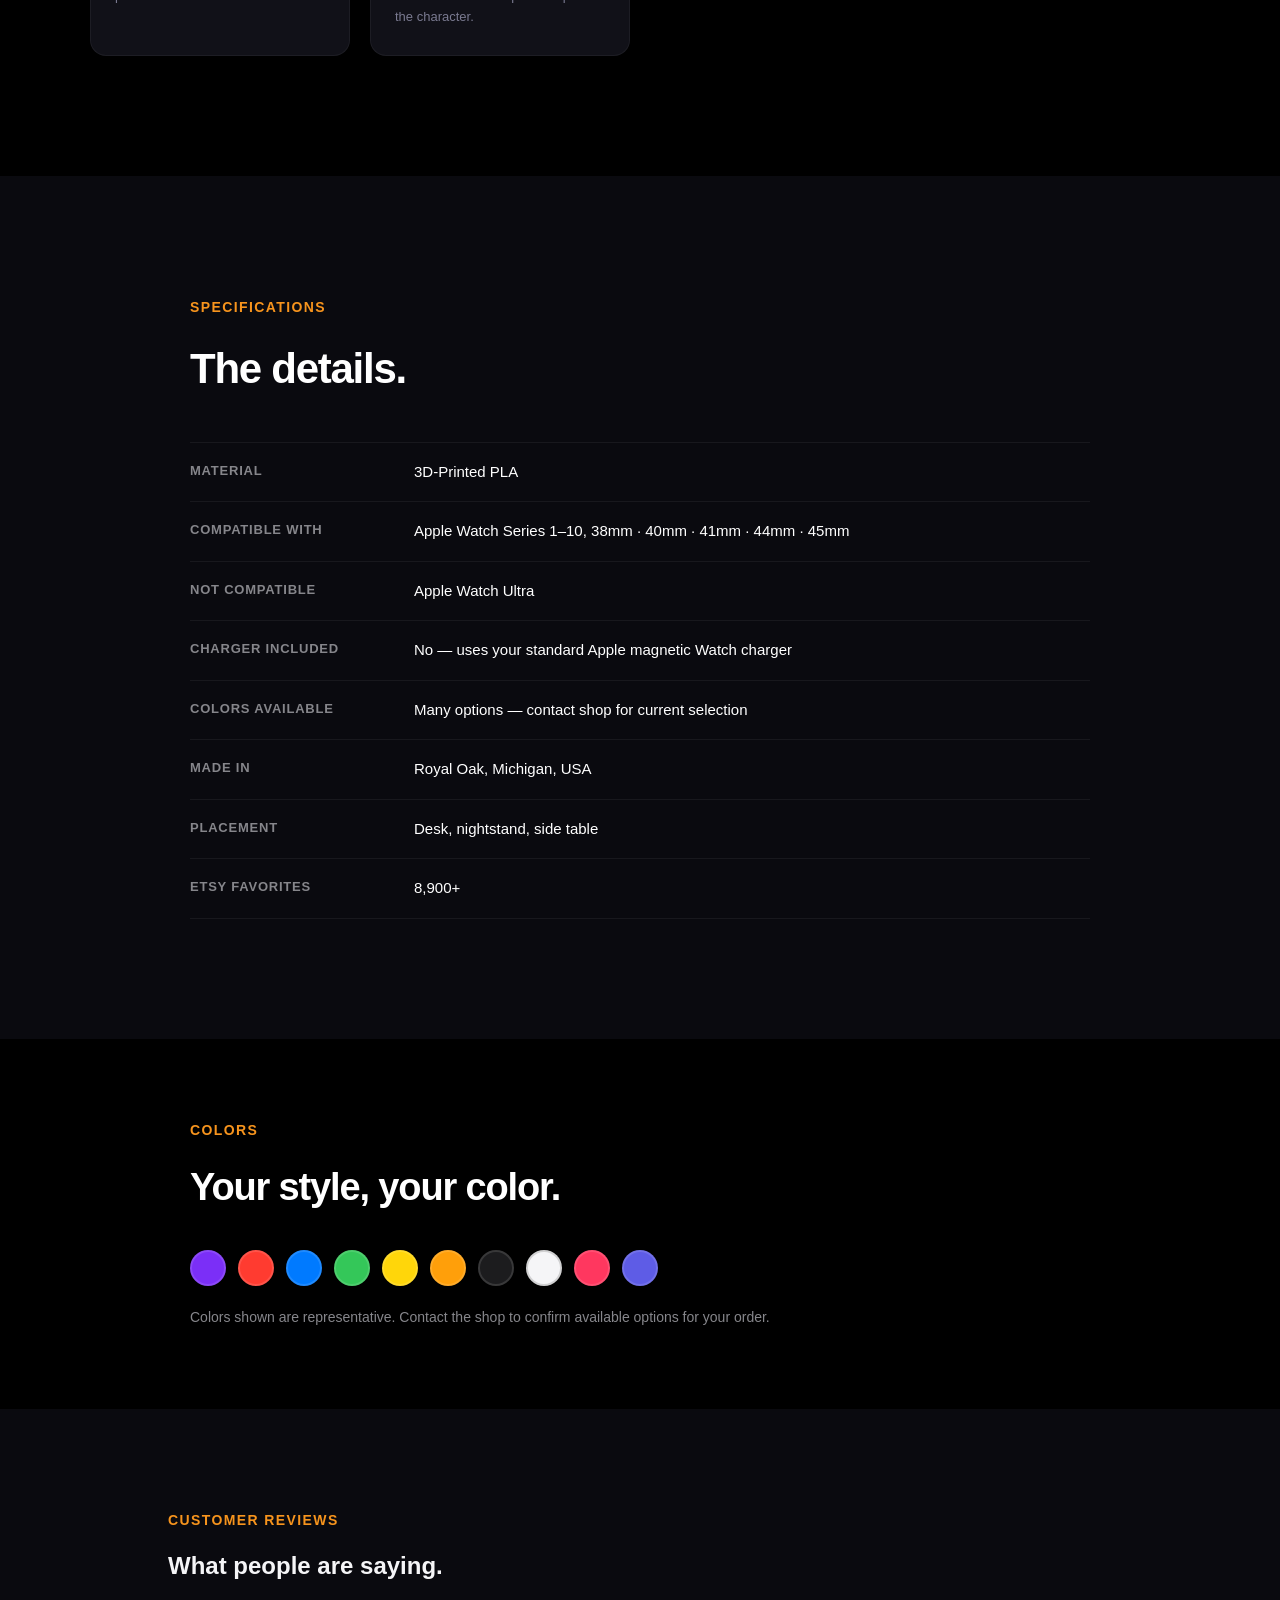
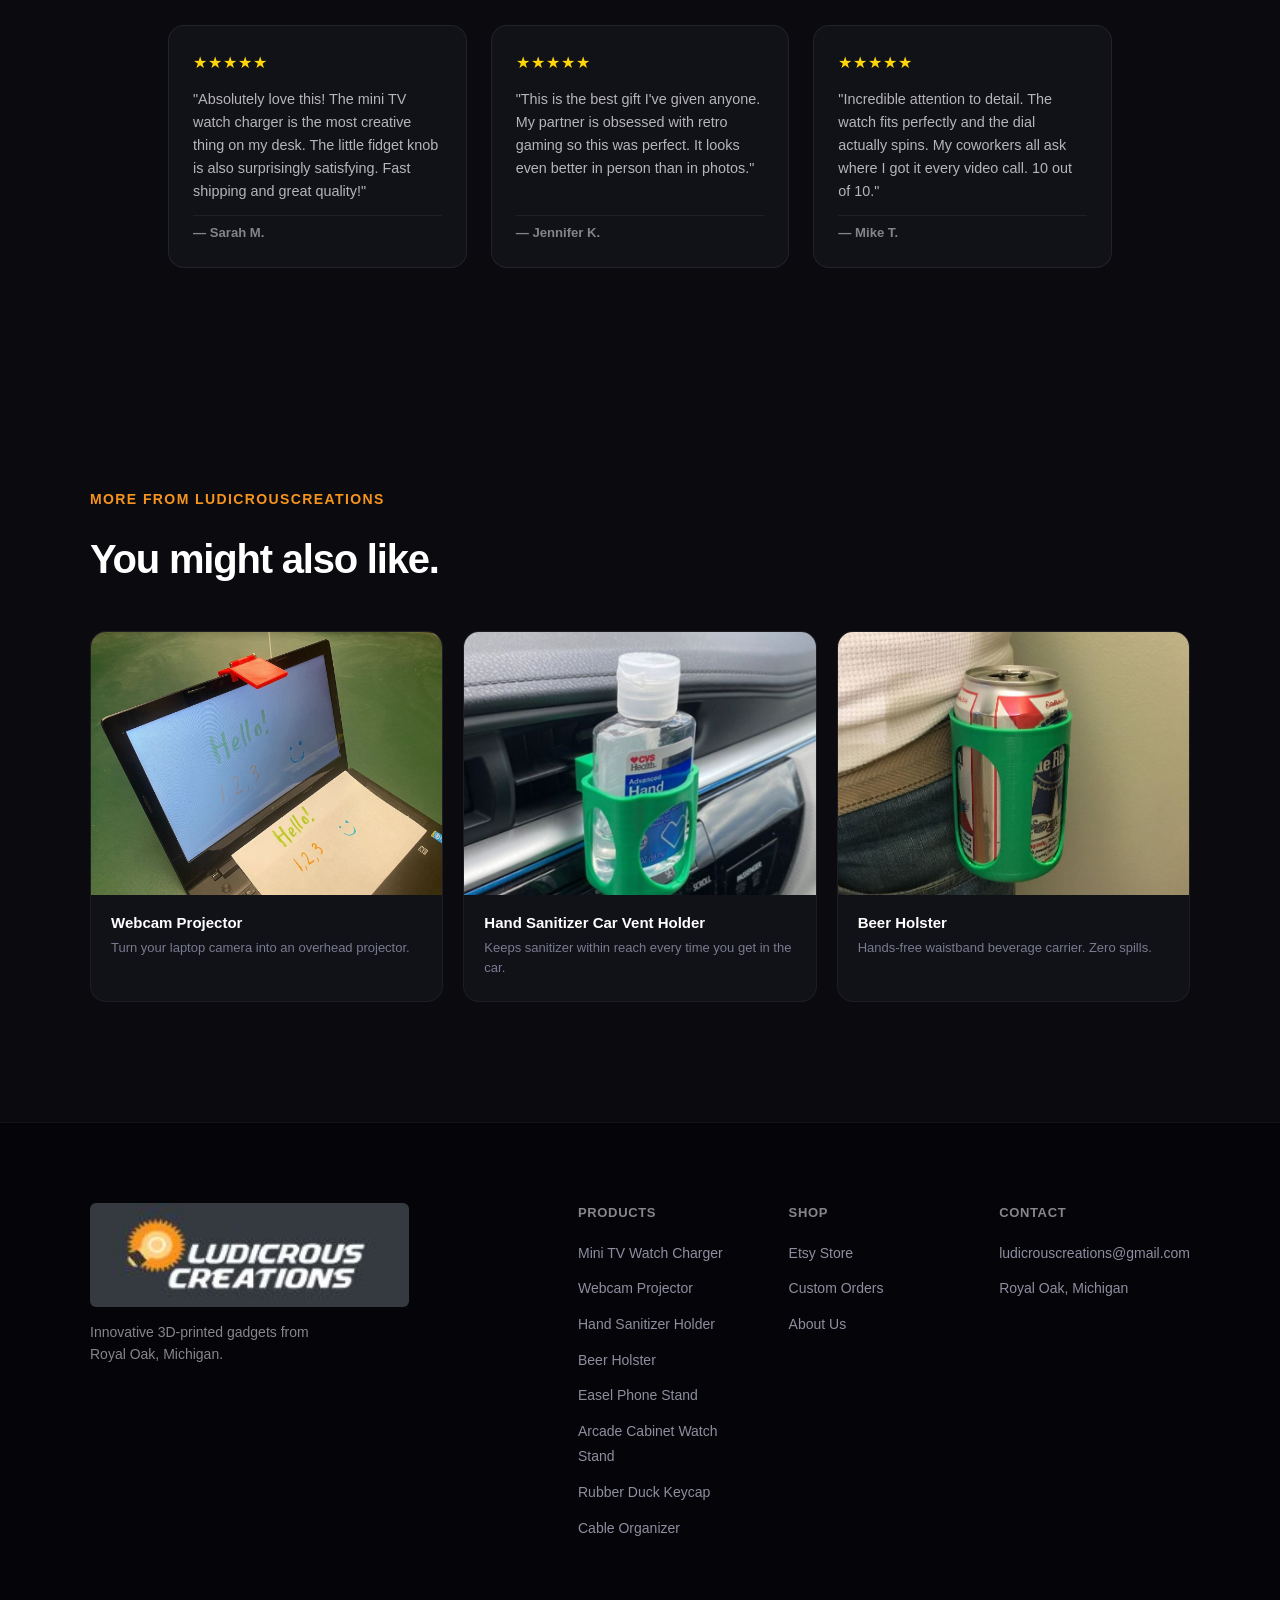
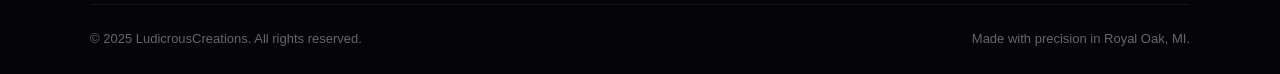
<file: product-tv-charger.html>
<!DOCTYPE html>
<html lang="en">
<head>
    <meta charset="UTF-8">
    <meta name="viewport" content="width=device-width, initial-scale=1.0">
    <title>Mini TV Apple Watch Charge Station — LudicrousCreations</title>
    <link rel="stylesheet" href="css/styles.css">
</head>
<body>

<nav class="nav nav--subpage" id="navbar">
    <div class="nav-container">
        <a href="index.html" class="nav-logo"><img src="Photo/LudicrousCreations_Logo/Logo1.JPG" alt="" class="nav-logo-img"><span class="nav-logo-text">Ludicrous Creations</span></a>
        <ul class="nav-links">
            <li><a href="index.html#about">About</a></li>
            <li><a href="products.html">Products</a></li>
            <li><a href="index.html#history">History</a></li>
            <li><a href="index.html#contact">Contact</a></li>
            <li><a href="https://www.etsy.com/shop/LudicrousCreations" target="_blank" class="nav-cta">Shop on Etsy</a></li>
        </ul>
        <button class="hamburger" id="hamburger" aria-label="Open menu">
            <span></span><span></span><span></span>
        </button>
    </div>
</nav>
<div class="mobile-menu" id="mobileMenu">
    <button class="mobile-close" id="mobileClose" aria-label="Close menu">✕</button>
    <ul>
        <li><a href="index.html#about" class="mobile-link">About</a></li>
        <li><a href="products.html" class="mobile-link">Products</a></li>
        <li><a href="index.html#history" class="mobile-link">History</a></li>
        <li><a href="index.html#contact" class="mobile-link">Contact</a></li>
        <li><a href="https://www.etsy.com/shop/LudicrousCreations" target="_blank" class="mobile-link">Shop on Etsy</a></li>
    </ul>
</div>
<div class="mobile-overlay" id="mobileOverlay"></div>

<!-- Breadcrumb -->
<div class="pp-breadcrumb">
    <a href="products.html">← All Products</a>
    <span>/</span>
    <span>Mini TV Apple Watch Charge Station</span>
</div>

<!-- Hero -->
<section class="pp-hero">
    <div class="pp-hero-inner">
        <!-- Photo Gallery -->
        <div class="pp-gallery-wrap">
            <div class="product-gallery" id="ppGalleryWrap"
                 data-images='[
                     "Photo/AppleWatchStand/AppleTVWatchStand1.JPG",
                     "Photo/AppleWatchStand/AppleTVWatchStand2.JPG",
                     "Photo/AppleWatchStand/AppleTVWatchStand3.JPG",
                     "Photo/AppleWatchStand/AppleTVWatchStand4.JPG",
                     "Photo/AppleWatchStand/AppleTVWatchStand5.JPG"
                 ]'>
                <div class="gallery-main-wrap">
                    <img class="gallery-main-img" id="ppMainImg" src="" alt="Mini TV Apple Watch Charge Station" style="transition:opacity 0.18s ease;">
                    <div class="gallery-fallback illus-arcade" id="arcadeFallback">
                        <div class="arcade-cabinet">
                            <div class="arcade-top"></div>
                            <div class="arcade-marquee"><span>LUDICROUS</span></div>
                            <div class="arcade-bezel">
                                <div class="arcade-screen">
                                    <div class="watch-face">
                                        <div class="watch-ring"></div>
                                        <div class="watch-display">
                                            <div class="watch-time">10:09</div>
                                            <div class="watch-date">SAT 21</div>
                                        </div>
                                    </div>
                                </div>
                            </div>
                            <div class="arcade-panel">
                                <div class="joystick-wrap"><div class="joystick-base"></div><div class="joystick-stick"></div></div>
                                <div class="arcade-btns">
                                    <div class="arcade-btn btn-red"></div>
                                    <div class="arcade-btn btn-blue"></div>
                                    <div class="arcade-btn btn-yellow"></div>
                                </div>
                            </div>
                            <div class="arcade-body"></div>
                            <div class="arcade-feet"><div class="arcade-foot"></div><div class="arcade-foot"></div></div>
                        </div>
                        <div class="arcade-glow"></div>
                    </div>
                    <button class="gallery-nav gallery-prev" id="ppPrev" aria-label="Previous photo">
                        <svg viewBox="0 0 24 24" fill="none" stroke="currentColor" stroke-width="2.5" width="18" height="18"><path d="M15 18l-6-6 6-6"/></svg>
                    </button>
                    <button class="gallery-nav gallery-next" id="ppNext" aria-label="Next photo">
                        <svg viewBox="0 0 24 24" fill="none" stroke="currentColor" stroke-width="2.5" width="18" height="18"><path d="M9 18l6-6-6-6"/></svg>
                    </button>
                    <div class="gallery-counter" id="ppCounter"></div>
                </div>
                <div class="gallery-thumbs" id="ppThumbs"></div>
            </div>
        </div>

        <!-- Info -->
        <div class="pp-info">
            <span class="product-num">01</span>
            <h1>Mini TV Apple Watch<br>Charge Station</h1>
            <div class="pp-rating">
                <span class="pp-stars">★★★★★</span>
                <strong>5.0</strong>
                <span>· 8,900+ Etsy favorites</span>
            </div>
            <p class="pp-tagline">Your Apple Watch face <em>is</em> the television. This retro mini TV charging station turns your desk into a conversation piece — with a spinning control knob that doubles as a satisfying fidget toy.</p>
            <div class="pp-cta">
                <a href="https://www.etsy.com/listing/989237928/mini-tv-apple-watch-charging-station" target="_blank" class="btn btn--primary btn--large">Buy on Etsy ↗</a>
                <a href="products.html" class="btn btn--ghost">← All Products</a>
            </div>
        </div>
    </div>
</section>

<!-- Features -->
<section class="pp-features-section">
    <div class="pp-features-inner">
        <p class="section-eyebrow reveal">Features</p>
        <h2 class="reveal">Everything that makes it great.</h2>
        <div class="pp-features-grid reveal">
            <div class="pp-feat-item">
                <div class="pp-feat-icon">📺</div>
                <h3>Watch IS the Screen</h3>
                <p>The Apple Watch face slots in to become the TV screen — a clever illusion that looks better in person than in photos.</p>
            </div>
            <div class="pp-feat-item">
                <div class="pp-feat-icon">🎮</div>
                <h3>Fidget Knob</h3>
                <p>The TV control knob actually spins. It's a functional fidget toy built right into the charging station design.</p>
            </div>
            <div class="pp-feat-item">
                <div class="pp-feat-icon">🔌</div>
                <h3>Clean Wire Routing</h3>
                <p>A circular cutout in the back holds your magnetic charger in place, and built-in channels hide the cable completely.</p>
            </div>
            <div class="pp-feat-item">
                <div class="pp-feat-icon">⌚</div>
                <h3>Universal Watch Fit</h3>
                <p>Fits all Apple Watch models Series 1 through 10, in 38mm, 40mm, 41mm, 44mm, and 45mm sizes. (Not compatible with Apple Watch Ultra.)</p>
            </div>
            <div class="pp-feat-item">
                <div class="pp-feat-icon">🎨</div>
                <h3>Many Color Options</h3>
                <p>Available in a wide range of colors to match your desk setup. Every piece is made to order.</p>
            </div>
            <div class="pp-feat-item">
                <div class="pp-feat-icon">🖨️</div>
                <h3>3D-Printed Unique</h3>
                <p>Each piece is printed on demand, making it uniquely yours. Small natural variations in print are part of the character.</p>
            </div>
        </div>
    </div>
</section>

<!-- Specs -->
<section class="pp-specs-section">
    <div class="pp-specs-inner">
        <p class="section-eyebrow reveal">Specifications</p>
        <h2 class="reveal">The details.</h2>
        <div class="pp-specs-table reveal">
            <div class="pp-spec-row"><div class="pp-spec-label">Material</div><div class="pp-spec-value">3D-Printed PLA</div></div>
            <div class="pp-spec-row"><div class="pp-spec-label">Compatible With</div><div class="pp-spec-value">Apple Watch Series 1–10, 38mm · 40mm · 41mm · 44mm · 45mm</div></div>
            <div class="pp-spec-row"><div class="pp-spec-label">Not Compatible</div><div class="pp-spec-value">Apple Watch Ultra</div></div>
            <div class="pp-spec-row"><div class="pp-spec-label">Charger Included</div><div class="pp-spec-value">No — uses your standard Apple magnetic Watch charger</div></div>
            <div class="pp-spec-row"><div class="pp-spec-label">Colors Available</div><div class="pp-spec-value">Many options — contact shop for current selection</div></div>
            <div class="pp-spec-row"><div class="pp-spec-label">Made In</div><div class="pp-spec-value">Royal Oak, Michigan, USA</div></div>
            <div class="pp-spec-row"><div class="pp-spec-label">Placement</div><div class="pp-spec-value">Desk, nightstand, side table</div></div>
            <div class="pp-spec-row"><div class="pp-spec-label">Etsy Favorites</div><div class="pp-spec-value">8,900+</div></div>
        </div>
    </div>
</section>

<!-- Colors -->
<section class="pp-colors-section">
    <div class="pp-colors-inner">
        <p class="section-eyebrow reveal">Colors</p>
        <h2 class="reveal">Your style, your color.</h2>
        <div class="pp-color-row reveal">
            <div class="pp-color-swatch" style="background:#7b2ff7" title="Purple"></div>
            <div class="pp-color-swatch" style="background:#ff3b30" title="Red"></div>
            <div class="pp-color-swatch" style="background:#007aff" title="Blue"></div>
            <div class="pp-color-swatch" style="background:#34c759" title="Green"></div>
            <div class="pp-color-swatch" style="background:#ffd60a" title="Yellow"></div>
            <div class="pp-color-swatch" style="background:#ff9f0a" title="Orange"></div>
            <div class="pp-color-swatch" style="background:#1c1c1e" title="Black"></div>
            <div class="pp-color-swatch" style="background:#f5f5f7;border-color:rgba(0,0,0,0.15)" title="White"></div>
            <div class="pp-color-swatch" style="background:#ff375f" title="Pink"></div>
            <div class="pp-color-swatch" style="background:#5e5ce6" title="Indigo"></div>
        </div>
        <p class="pp-colors-note reveal">Colors shown are representative. Contact the shop to confirm available options for your order.</p>
    </div>
</section>

<!-- Reviews -->
<section class="pp-reviews-section">
    <div class="pp-reviews-inner">
        <p class="section-eyebrow reveal">Customer Reviews</p>
        <h2 class="reveal">What people are saying.</h2>
        <div class="pp-reviews-grid reveal">
            <div class="pp-review-card">
                <div class="pp-review-stars">★★★★★</div>
                <p class="pp-review-text">"Absolutely love this! The mini TV watch charger is the most creative thing on my desk. The little fidget knob is also surprisingly satisfying. Fast shipping and great quality!"</p>
                <div class="pp-review-author">— Sarah M.</div>
            </div>
            <div class="pp-review-card">
                <div class="pp-review-stars">★★★★★</div>
                <p class="pp-review-text">"This is the best gift I've given anyone. My partner is obsessed with retro gaming so this was perfect. It looks even better in person than in photos."</p>
                <div class="pp-review-author">— Jennifer K.</div>
            </div>
            <div class="pp-review-card">
                <div class="pp-review-stars">★★★★★</div>
                <p class="pp-review-text">"Incredible attention to detail. The watch fits perfectly and the dial actually spins. My coworkers all ask where I got it every video call. 10 out of 10."</p>
                <div class="pp-review-author">— Mike T.</div>
            </div>
        </div>
    </div>
</section>

<!-- Related Products -->
<section class="pp-related-section">
    <div class="pp-related-inner">
        <p class="section-eyebrow reveal">More from LudicrousCreations</p>
        <h2 class="reveal">You might also like.</h2>
        <div class="pp-related-grid reveal">
            <a href="product-webcam.html" class="pp-related-card">
                <div class="pp-related-visual pg-visual--webcam">
                    <img src="Photo/DocWebCam/DocWebCam1.JPG" alt="Webcam Projector" style="width:100%;height:100%;object-fit:cover;">
                </div>
                <div class="pp-related-body">
                    <h3>Webcam Projector</h3>
                    <p>Turn your laptop camera into an overhead projector.</p>
                </div>
            </a>
            <a href="product-sanitizer.html" class="pp-related-card">
                <div class="pp-related-visual pg-visual--sanitizer">
                    <img src="Photo/CarVentHandSanitizerHolder/HandSanitizerHolder.JPG" alt="Hand Sanitizer Car Vent Holder" style="width:100%;height:100%;object-fit:cover;">
                </div>
                <div class="pp-related-body">
                    <h3>Hand Sanitizer Car Vent Holder</h3>
                    <p>Keeps sanitizer within reach every time you get in the car.</p>
                </div>
            </a>
            <a href="product-beer.html" class="pp-related-card">
                <div class="pp-related-visual pg-visual--beer">
                    <img src="Photo/BeerHolster/BeerHolster1.JPG" alt="Beer Holster" style="width:100%;height:100%;object-fit:cover;">
                </div>
                <div class="pp-related-body">
                    <h3>Beer Holster</h3>
                    <p>Hands-free waistband beverage carrier. Zero spills.</p>
                </div>
            </a>
        </div>
    </div>
</section>

<footer class="footer">
    <div class="footer-inner">
        <div class="footer-brand">
            <img src="Photo/LudicrousCreations/LudicrousCreations.JPG" alt="LudicrousCreations" class="footer-logo-img">
            <p>Innovative 3D-printed gadgets from<br>Royal Oak, Michigan.</p>
        </div>
        <div class="footer-cols">
            <div class="footer-col">
                <h4>Products</h4>
                <ul>
                    <li><a href="product-tv-charger.html">Mini TV Watch Charger</a></li>
                    <li><a href="product-webcam.html">Webcam Projector</a></li>
                    <li><a href="product-sanitizer.html">Hand Sanitizer Holder</a></li>
                    <li><a href="product-beer.html">Beer Holster</a></li>
                    <li><a href="product-easel.html">Easel Phone Stand</a></li>
                    <li><a href="product-arcade-watch.html">Arcade Cabinet Watch Stand</a></li>
                    <li><a href="product-rubber-duck.html">Rubber Duck Keycap</a></li>
                    <li><a href="product-cable-organizer.html">Cable Organizer</a></li>
                </ul>
            </div>
            <div class="footer-col">
                <h4>Shop</h4>
                <ul>
                    <li><a href="https://www.etsy.com/shop/LudicrousCreations" target="_blank">Etsy Store</a></li>
                    <li><a href="mailto:ludicrouscreations@gmail.com">Custom Orders</a></li>
                    <li><a href="index.html#about">About Us</a></li>
                </ul>
            </div>
            <div class="footer-col">
                <h4>Contact</h4>
                <ul>
                    <li><a href="mailto:ludicrouscreations@gmail.com">ludicrouscreations@gmail.com</a></li>
                    <li><span>Royal Oak, Michigan</span></li>
                </ul>
            </div>
        </div>
    </div>
    <div class="footer-bottom">
        <p>&copy; 2025 LudicrousCreations. All rights reserved.</p>
        <p>Made with precision in Royal Oak, MI.</p>
    </div>
</footer>

<script src="js/page.js"></script>
<script src="js/analytics.js"></script>
<script src="js/product-analytics.js"></script>
</body>
</html>
</file>
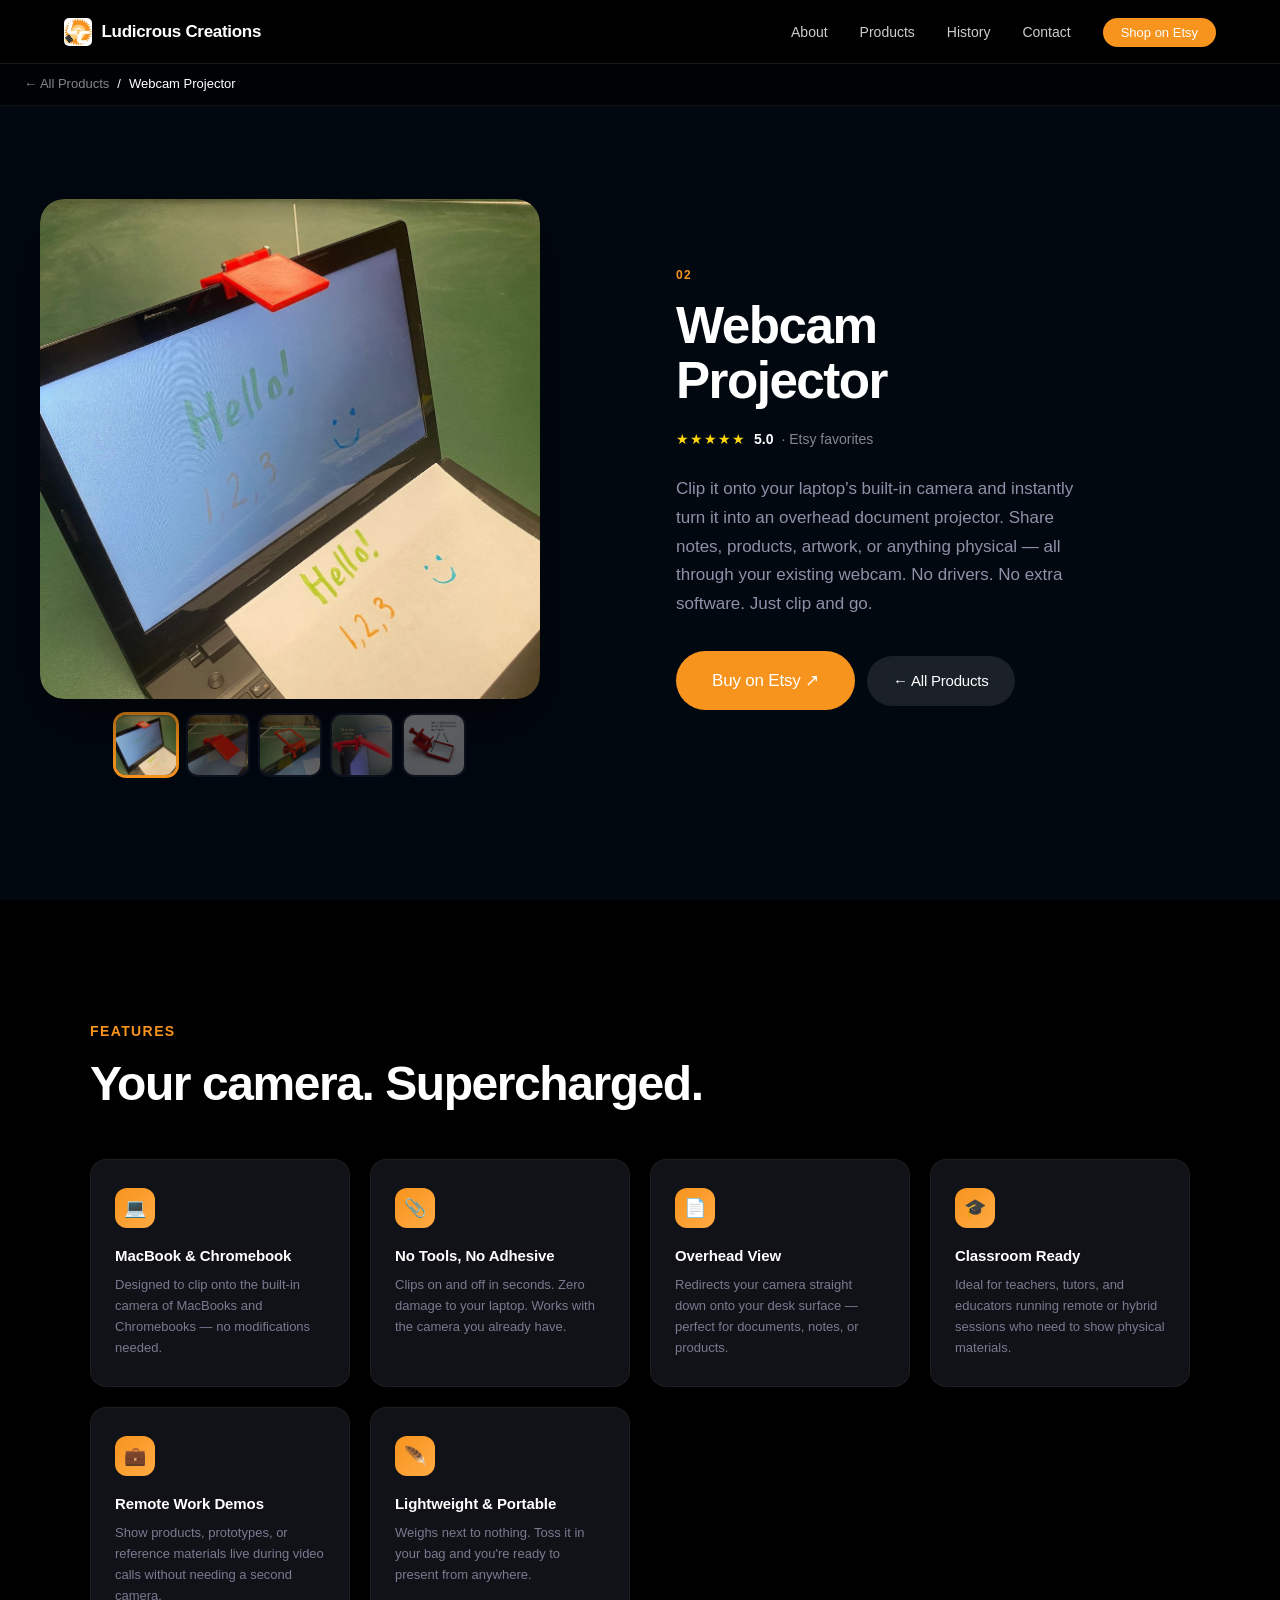
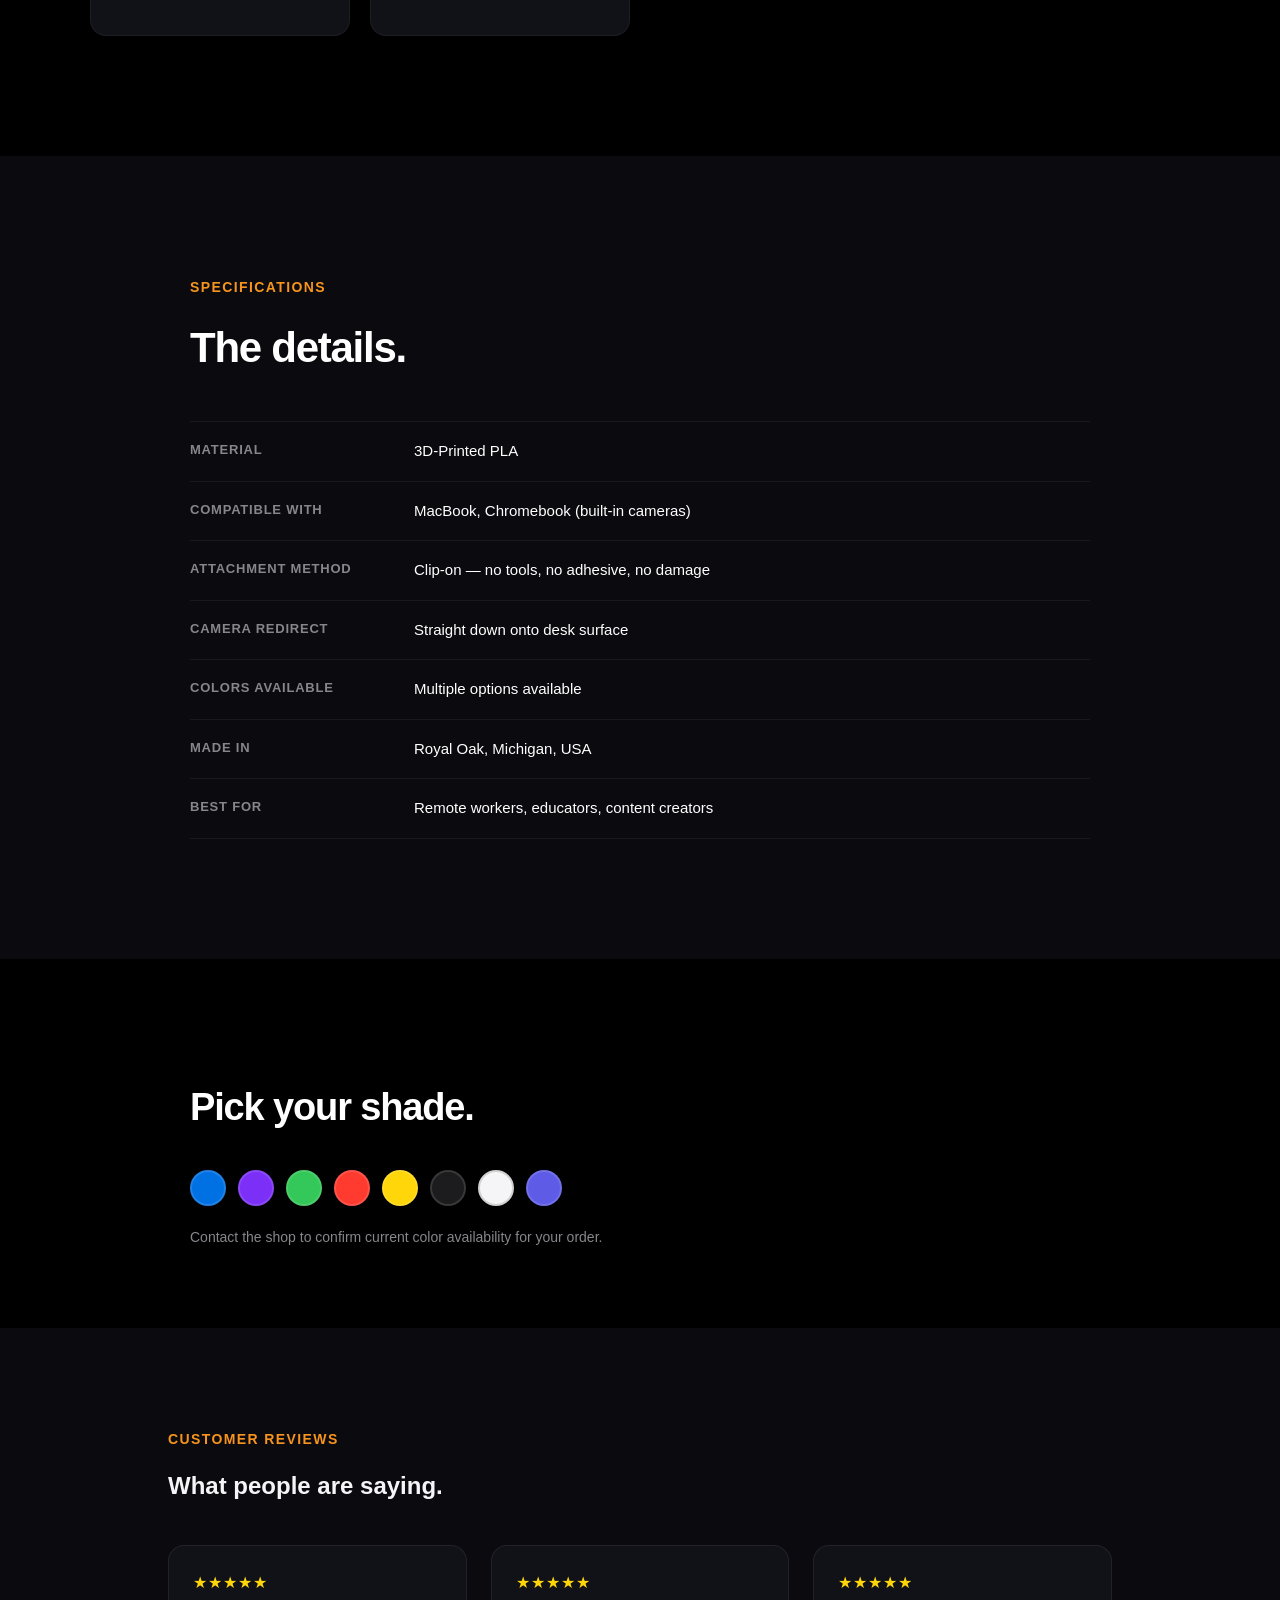
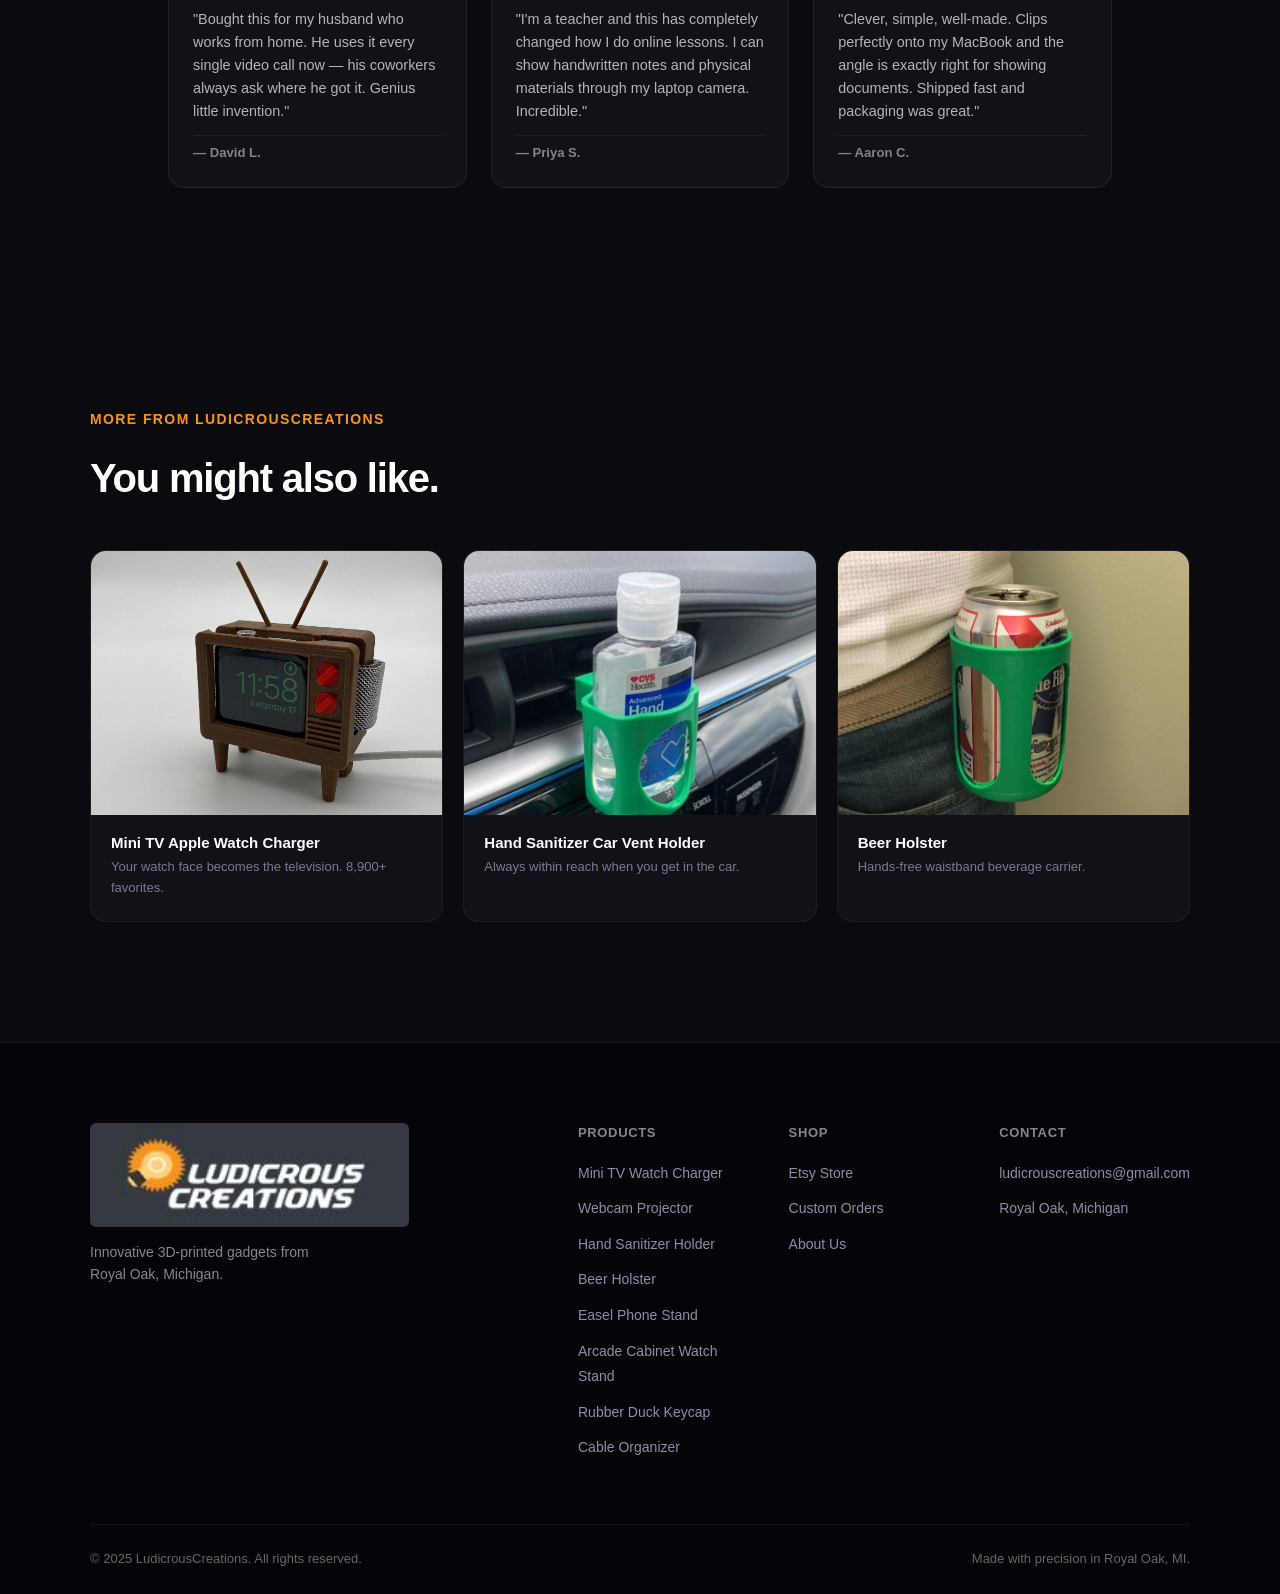
<file: product-webcam.html>
<!DOCTYPE html>
<html lang="en">
<head>
    <meta charset="UTF-8">
    <meta name="viewport" content="width=device-width, initial-scale=1.0">
    <title>Webcam Projector — LudicrousCreations</title>
    <link rel="stylesheet" href="css/styles.css">
</head>
<body>

<nav class="nav nav--subpage" id="navbar">
    <div class="nav-container">
        <a href="index.html" class="nav-logo"><img src="Photo/LudicrousCreations_Logo/Logo1.JPG" alt="" class="nav-logo-img"><span class="nav-logo-text">Ludicrous Creations</span></a>
        <ul class="nav-links">
            <li><a href="index.html#about">About</a></li>
            <li><a href="products.html">Products</a></li>
            <li><a href="index.html#history">History</a></li>
            <li><a href="index.html#contact">Contact</a></li>
            <li><a href="https://www.etsy.com/shop/LudicrousCreations" target="_blank" class="nav-cta">Shop on Etsy</a></li>
        </ul>
        <button class="hamburger" id="hamburger" aria-label="Open menu">
            <span></span><span></span><span></span>
        </button>
    </div>
</nav>
<div class="mobile-menu" id="mobileMenu">
    <button class="mobile-close" id="mobileClose" aria-label="Close menu">✕</button>
    <ul>
        <li><a href="index.html#about" class="mobile-link">About</a></li>
        <li><a href="products.html" class="mobile-link">Products</a></li>
        <li><a href="index.html#history" class="mobile-link">History</a></li>
        <li><a href="index.html#contact" class="mobile-link">Contact</a></li>
        <li><a href="https://www.etsy.com/shop/LudicrousCreations" target="_blank" class="mobile-link">Shop on Etsy</a></li>
    </ul>
</div>
<div class="mobile-overlay" id="mobileOverlay"></div>

<div class="pp-breadcrumb">
    <a href="products.html">← All Products</a>
    <span>/</span>
    <span>Webcam Projector</span>
</div>

<section class="pp-hero pp-hero--webcam">
    <div class="pp-hero-inner">
        <div class="pp-gallery-wrap">
            <div class="product-gallery" id="ppGalleryWrap"
                 data-images='[
                     "Photo/DocWebCam/DocWebCam1.JPG",
                     "Photo/DocWebCam/DocWebCam2.JPG",
                     "Photo/DocWebCam/DocWebCam3.JPG",
                     "Photo/DocWebCam/DocWebCam4.JPG",
                     "Photo/DocWebCam/DocWebCam5.JPG"
                 ]'>
                <div class="gallery-main-wrap">
                    <img class="gallery-main-img" id="ppMainImg" src="" alt="Webcam Projector" style="transition:opacity 0.18s ease;">
                    <div class="gallery-fallback illus-webcam" id="webcamFallback">
                        <div class="laptop">
                            <div class="laptop-lid">
                                <div class="laptop-screen-frame">
                                    <div class="laptop-screen">
                                        <div class="screen-ui">
                                            <div class="screen-bar"></div>
                                            <div class="screen-content-line"></div>
                                            <div class="screen-content-line short"></div>
                                            <div class="screen-content-line"></div>
                                            <div class="screen-content-line shorter"></div>
                                        </div>
                                        <div class="projector-output">
                                            <div class="proj-beam"></div>
                                            <div class="proj-doc">
                                                <div class="doc-line"></div>
                                                <div class="doc-line short"></div>
                                                <div class="doc-line"></div>
                                            </div>
                                        </div>
                                    </div>
                                </div>
                                <div class="webcam-clip">
                                    <div class="clip-body"><div class="clip-lens"></div></div>
                                    <div class="clip-arm"></div>
                                </div>
                            </div>
                            <div class="laptop-hinge"></div>
                            <div class="laptop-base"><div class="trackpad"></div></div>
                        </div>
                    </div>
                    <button class="gallery-nav gallery-prev" id="ppPrev" aria-label="Previous photo">
                        <svg viewBox="0 0 24 24" fill="none" stroke="currentColor" stroke-width="2.5" width="18" height="18"><path d="M15 18l-6-6 6-6"/></svg>
                    </button>
                    <button class="gallery-nav gallery-next" id="ppNext" aria-label="Next photo">
                        <svg viewBox="0 0 24 24" fill="none" stroke="currentColor" stroke-width="2.5" width="18" height="18"><path d="M9 18l6-6-6-6"/></svg>
                    </button>
                    <div class="gallery-counter" id="ppCounter"></div>
                </div>
                <div class="gallery-thumbs" id="ppThumbs"></div>
            </div>
        </div>

        <div class="pp-info">
            <span class="product-num">02</span>
            <h1>Webcam<br>Projector</h1>
            <div class="pp-rating">
                <span class="pp-stars">★★★★★</span>
                <strong>5.0</strong>
                <span>· Etsy favorites</span>
            </div>
            <p class="pp-tagline">Clip it onto your laptop's built-in camera and instantly turn it into an overhead document projector. Share notes, products, artwork, or anything physical — all through your existing webcam. No drivers. No extra software. Just clip and go.</p>
            <div class="pp-cta">
                <a href="https://www.etsy.com/shop/LudicrousCreations" target="_blank" class="btn btn--primary btn--large">Buy on Etsy ↗</a>
                <a href="products.html" class="btn btn--ghost">← All Products</a>
            </div>
        </div>
    </div>
</section>

<section class="pp-features-section">
    <div class="pp-features-inner">
        <p class="section-eyebrow reveal">Features</p>
        <h2 class="reveal">Your camera. Supercharged.</h2>
        <div class="pp-features-grid reveal">
            <div class="pp-feat-item">
                <div class="pp-feat-icon">💻</div>
                <h3>MacBook &amp; Chromebook</h3>
                <p>Designed to clip onto the built-in camera of MacBooks and Chromebooks — no modifications needed.</p>
            </div>
            <div class="pp-feat-item">
                <div class="pp-feat-icon">📎</div>
                <h3>No Tools, No Adhesive</h3>
                <p>Clips on and off in seconds. Zero damage to your laptop. Works with the camera you already have.</p>
            </div>
            <div class="pp-feat-item">
                <div class="pp-feat-icon">📄</div>
                <h3>Overhead View</h3>
                <p>Redirects your camera straight down onto your desk surface — perfect for documents, notes, or products.</p>
            </div>
            <div class="pp-feat-item">
                <div class="pp-feat-icon">🎓</div>
                <h3>Classroom Ready</h3>
                <p>Ideal for teachers, tutors, and educators running remote or hybrid sessions who need to show physical materials.</p>
            </div>
            <div class="pp-feat-item">
                <div class="pp-feat-icon">💼</div>
                <h3>Remote Work Demos</h3>
                <p>Show products, prototypes, or reference materials live during video calls without needing a second camera.</p>
            </div>
            <div class="pp-feat-item">
                <div class="pp-feat-icon">🪶</div>
                <h3>Lightweight &amp; Portable</h3>
                <p>Weighs next to nothing. Toss it in your bag and you're ready to present from anywhere.</p>
            </div>
        </div>
    </div>
</section>

<section class="pp-specs-section">
    <div class="pp-specs-inner">
        <p class="section-eyebrow reveal">Specifications</p>
        <h2 class="reveal">The details.</h2>
        <div class="pp-specs-table reveal">
            <div class="pp-spec-row"><div class="pp-spec-label">Material</div><div class="pp-spec-value">3D-Printed PLA</div></div>
            <div class="pp-spec-row"><div class="pp-spec-label">Compatible With</div><div class="pp-spec-value">MacBook, Chromebook (built-in cameras)</div></div>
            <div class="pp-spec-row"><div class="pp-spec-label">Attachment Method</div><div class="pp-spec-value">Clip-on — no tools, no adhesive, no damage</div></div>
            <div class="pp-spec-row"><div class="pp-spec-label">Camera Redirect</div><div class="pp-spec-value">Straight down onto desk surface</div></div>
            <div class="pp-spec-row"><div class="pp-spec-label">Colors Available</div><div class="pp-spec-value">Multiple options available</div></div>
            <div class="pp-spec-row"><div class="pp-spec-label">Made In</div><div class="pp-spec-value">Royal Oak, Michigan, USA</div></div>
            <div class="pp-spec-row"><div class="pp-spec-label">Best For</div><div class="pp-spec-value">Remote workers, educators, content creators</div></div>
        </div>
    </div>
</section>

<section class="pp-colors-section">
    <div class="pp-colors-inner">
        <p class="section-eyebrow reveal">Colors</p>
        <h2 class="reveal">Pick your shade.</h2>
        <div class="pp-color-row reveal">
            <div class="pp-color-swatch" style="background:#0071e3" title="Blue"></div>
            <div class="pp-color-swatch" style="background:#7b2ff7" title="Purple"></div>
            <div class="pp-color-swatch" style="background:#34c759" title="Green"></div>
            <div class="pp-color-swatch" style="background:#ff3b30" title="Red"></div>
            <div class="pp-color-swatch" style="background:#ffd60a" title="Yellow"></div>
            <div class="pp-color-swatch" style="background:#1c1c1e" title="Black"></div>
            <div class="pp-color-swatch" style="background:#f5f5f7;border-color:rgba(0,0,0,0.15)" title="White"></div>
            <div class="pp-color-swatch" style="background:#5e5ce6" title="Indigo"></div>
        </div>
        <p class="pp-colors-note reveal">Contact the shop to confirm current color availability for your order.</p>
    </div>
</section>

<section class="pp-reviews-section">
    <div class="pp-reviews-inner">
        <p class="section-eyebrow reveal">Customer Reviews</p>
        <h2 class="reveal">What people are saying.</h2>
        <div class="pp-reviews-grid reveal">
            <div class="pp-review-card">
                <div class="pp-review-stars">★★★★★</div>
                <p class="pp-review-text">"Bought this for my husband who works from home. He uses it every single video call now — his coworkers always ask where he got it. Genius little invention."</p>
                <div class="pp-review-author">— David L.</div>
            </div>
            <div class="pp-review-card">
                <div class="pp-review-stars">★★★★★</div>
                <p class="pp-review-text">"I'm a teacher and this has completely changed how I do online lessons. I can show handwritten notes and physical materials through my laptop camera. Incredible."</p>
                <div class="pp-review-author">— Priya S.</div>
            </div>
            <div class="pp-review-card">
                <div class="pp-review-stars">★★★★★</div>
                <p class="pp-review-text">"Clever, simple, well-made. Clips perfectly onto my MacBook and the angle is exactly right for showing documents. Shipped fast and packaging was great."</p>
                <div class="pp-review-author">— Aaron C.</div>
            </div>
        </div>
    </div>
</section>

<section class="pp-related-section">
    <div class="pp-related-inner">
        <p class="section-eyebrow reveal">More from LudicrousCreations</p>
        <h2 class="reveal">You might also like.</h2>
        <div class="pp-related-grid reveal">
            <a href="product-tv-charger.html" class="pp-related-card">
                <div class="pp-related-visual pg-visual--arcade">
                    <img src="Photo/AppleWatchStand/AppleTVWatchStand1.JPG" alt="Mini TV Apple Watch Charge Station" style="width:100%;height:100%;object-fit:cover;">
                </div>
                <div class="pp-related-body">
                    <h3>Mini TV Apple Watch Charger</h3>
                    <p>Your watch face becomes the television. 8,900+ favorites.</p>
                </div>
            </a>
            <a href="product-sanitizer.html" class="pp-related-card">
                <div class="pp-related-visual pg-visual--sanitizer">
                    <img src="Photo/CarVentHandSanitizerHolder/HandSanitizerHolder.JPG" alt="Hand Sanitizer Car Vent Holder" style="width:100%;height:100%;object-fit:cover;">
                </div>
                <div class="pp-related-body">
                    <h3>Hand Sanitizer Car Vent Holder</h3>
                    <p>Always within reach when you get in the car.</p>
                </div>
            </a>
            <a href="product-beer.html" class="pp-related-card">
                <div class="pp-related-visual pg-visual--beer">
                    <img src="Photo/BeerHolster/BeerHolster1.JPG" alt="Beer Holster" style="width:100%;height:100%;object-fit:cover;">
                </div>
                <div class="pp-related-body">
                    <h3>Beer Holster</h3>
                    <p>Hands-free waistband beverage carrier.</p>
                </div>
            </a>
        </div>
    </div>
</section>

<footer class="footer">
    <div class="footer-inner">
        <div class="footer-brand">
            <img src="Photo/LudicrousCreations/LudicrousCreations.JPG" alt="LudicrousCreations" class="footer-logo-img">
            <p>Innovative 3D-printed gadgets from<br>Royal Oak, Michigan.</p>
        </div>
        <div class="footer-cols">
            <div class="footer-col">
                <h4>Products</h4>
                <ul>
                    <li><a href="product-tv-charger.html">Mini TV Watch Charger</a></li>
                    <li><a href="product-webcam.html">Webcam Projector</a></li>
                    <li><a href="product-sanitizer.html">Hand Sanitizer Holder</a></li>
                    <li><a href="product-beer.html">Beer Holster</a></li>
                    <li><a href="product-easel.html">Easel Phone Stand</a></li>
                    <li><a href="product-arcade-watch.html">Arcade Cabinet Watch Stand</a></li>
                    <li><a href="product-rubber-duck.html">Rubber Duck Keycap</a></li>
                    <li><a href="product-cable-organizer.html">Cable Organizer</a></li>
                </ul>
            </div>
            <div class="footer-col">
                <h4>Shop</h4>
                <ul>
                    <li><a href="https://www.etsy.com/shop/LudicrousCreations" target="_blank">Etsy Store</a></li>
                    <li><a href="mailto:ludicrouscreations@gmail.com">Custom Orders</a></li>
                    <li><a href="index.html#about">About Us</a></li>
                </ul>
            </div>
            <div class="footer-col">
                <h4>Contact</h4>
                <ul>
                    <li><a href="mailto:ludicrouscreations@gmail.com">ludicrouscreations@gmail.com</a></li>
                    <li><span>Royal Oak, Michigan</span></li>
                </ul>
            </div>
        </div>
    </div>
    <div class="footer-bottom">
        <p>&copy; 2025 LudicrousCreations. All rights reserved.</p>
        <p>Made with precision in Royal Oak, MI.</p>
    </div>
</footer>

<script src="js/page.js"></script>
<script src="js/analytics.js"></script>
<script src="js/product-analytics.js"></script>
</body>
</html>
</file>
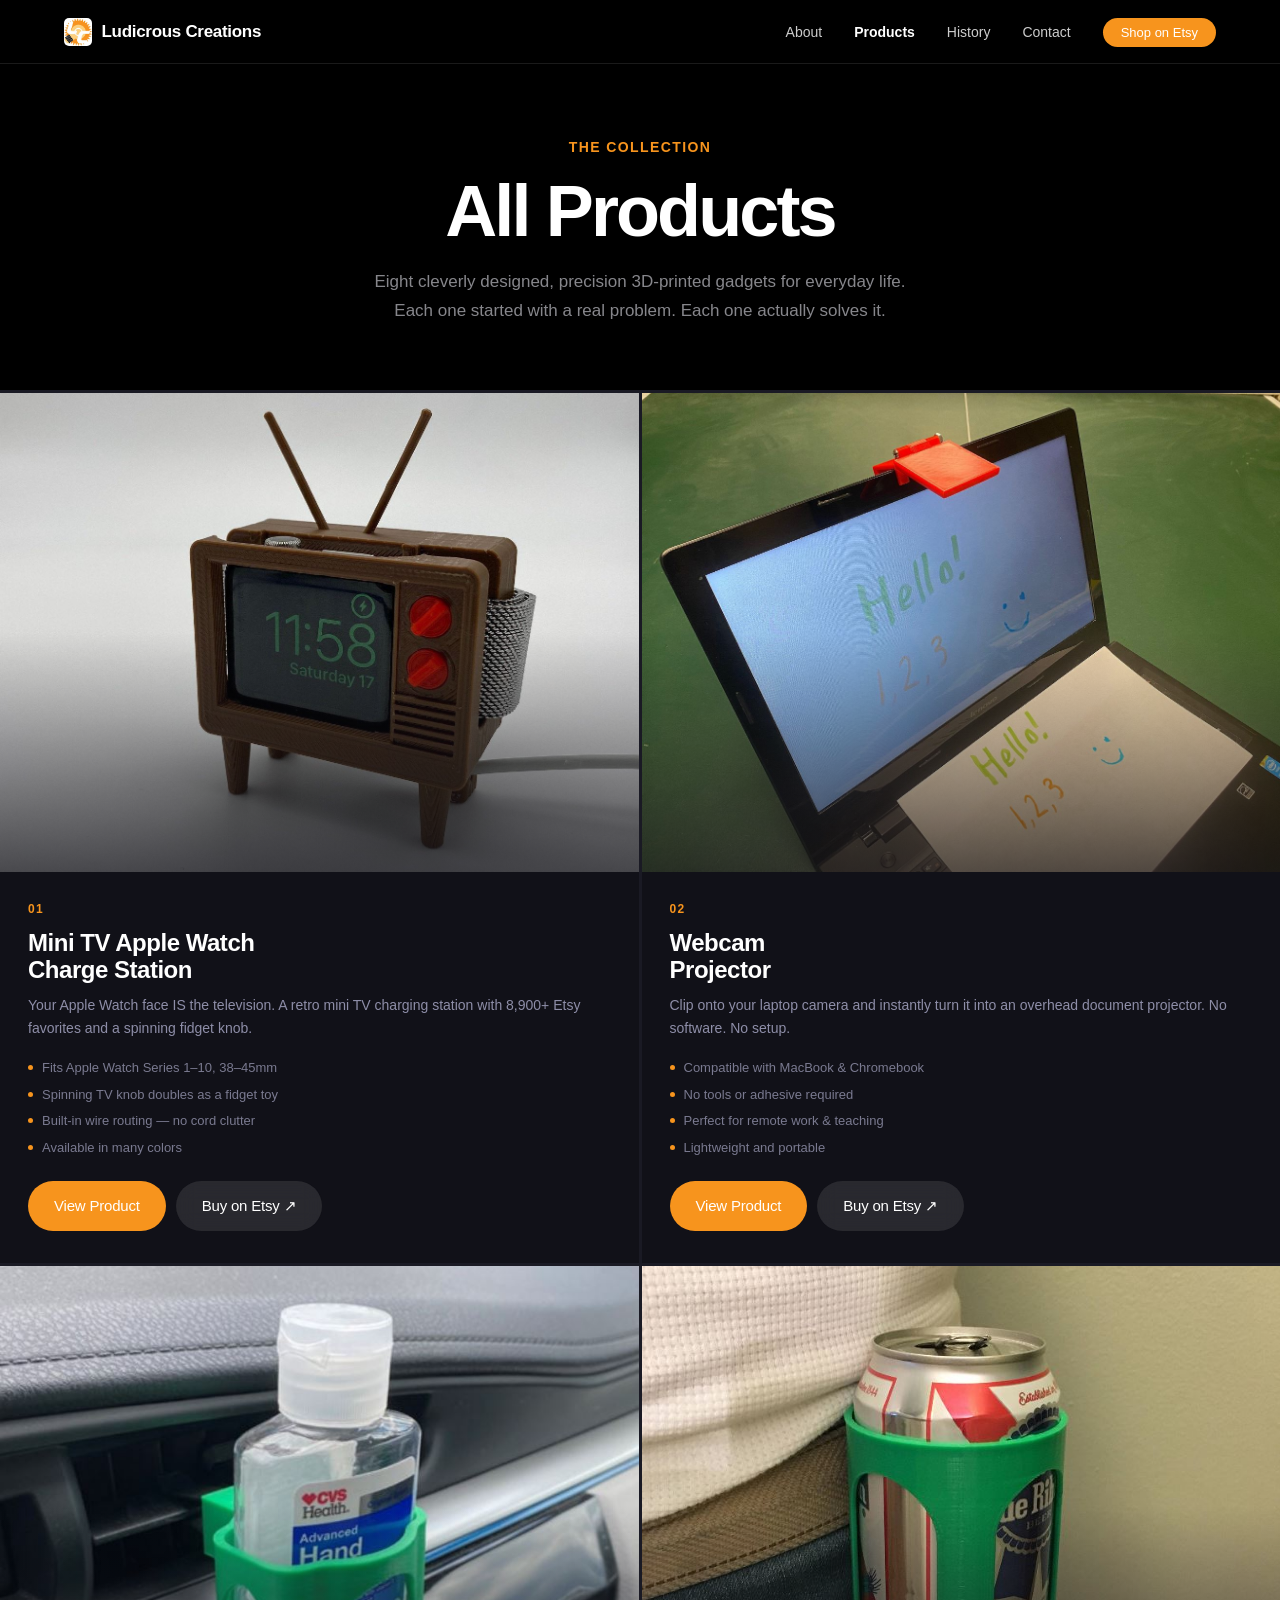
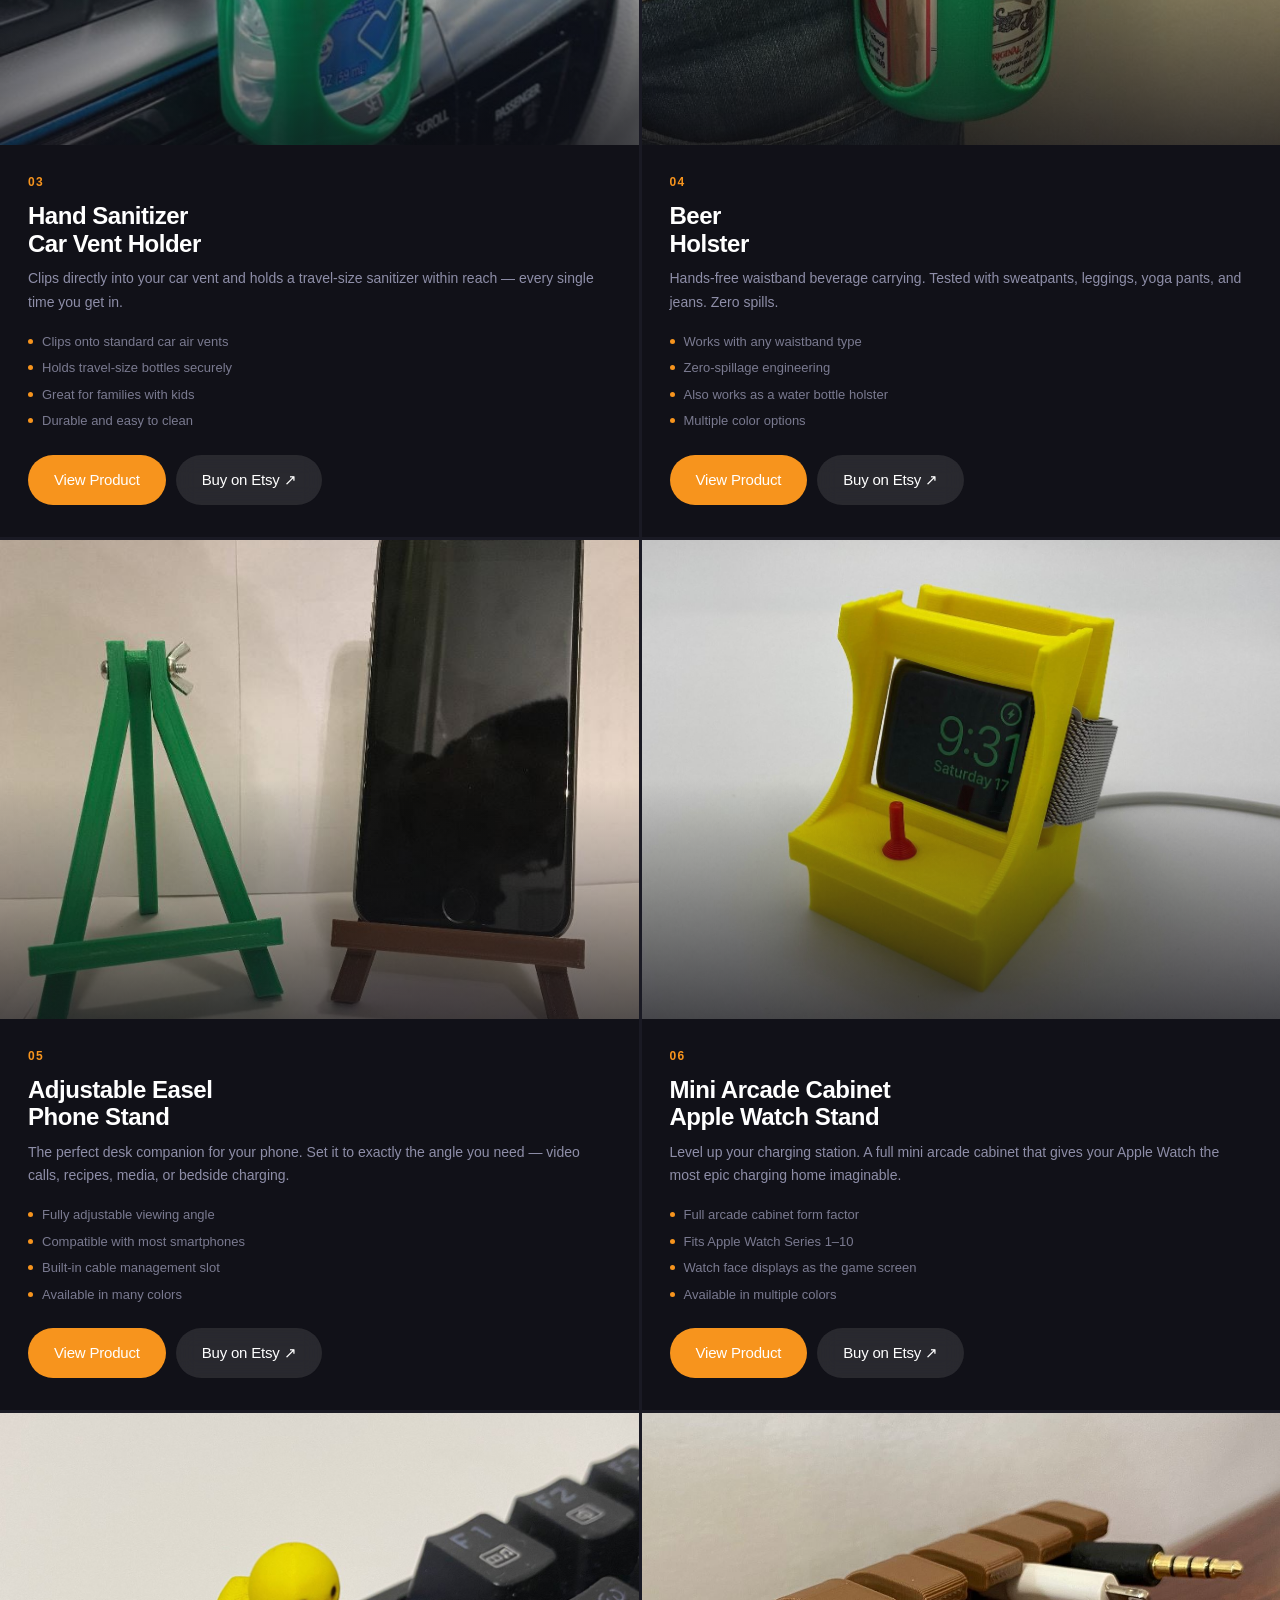
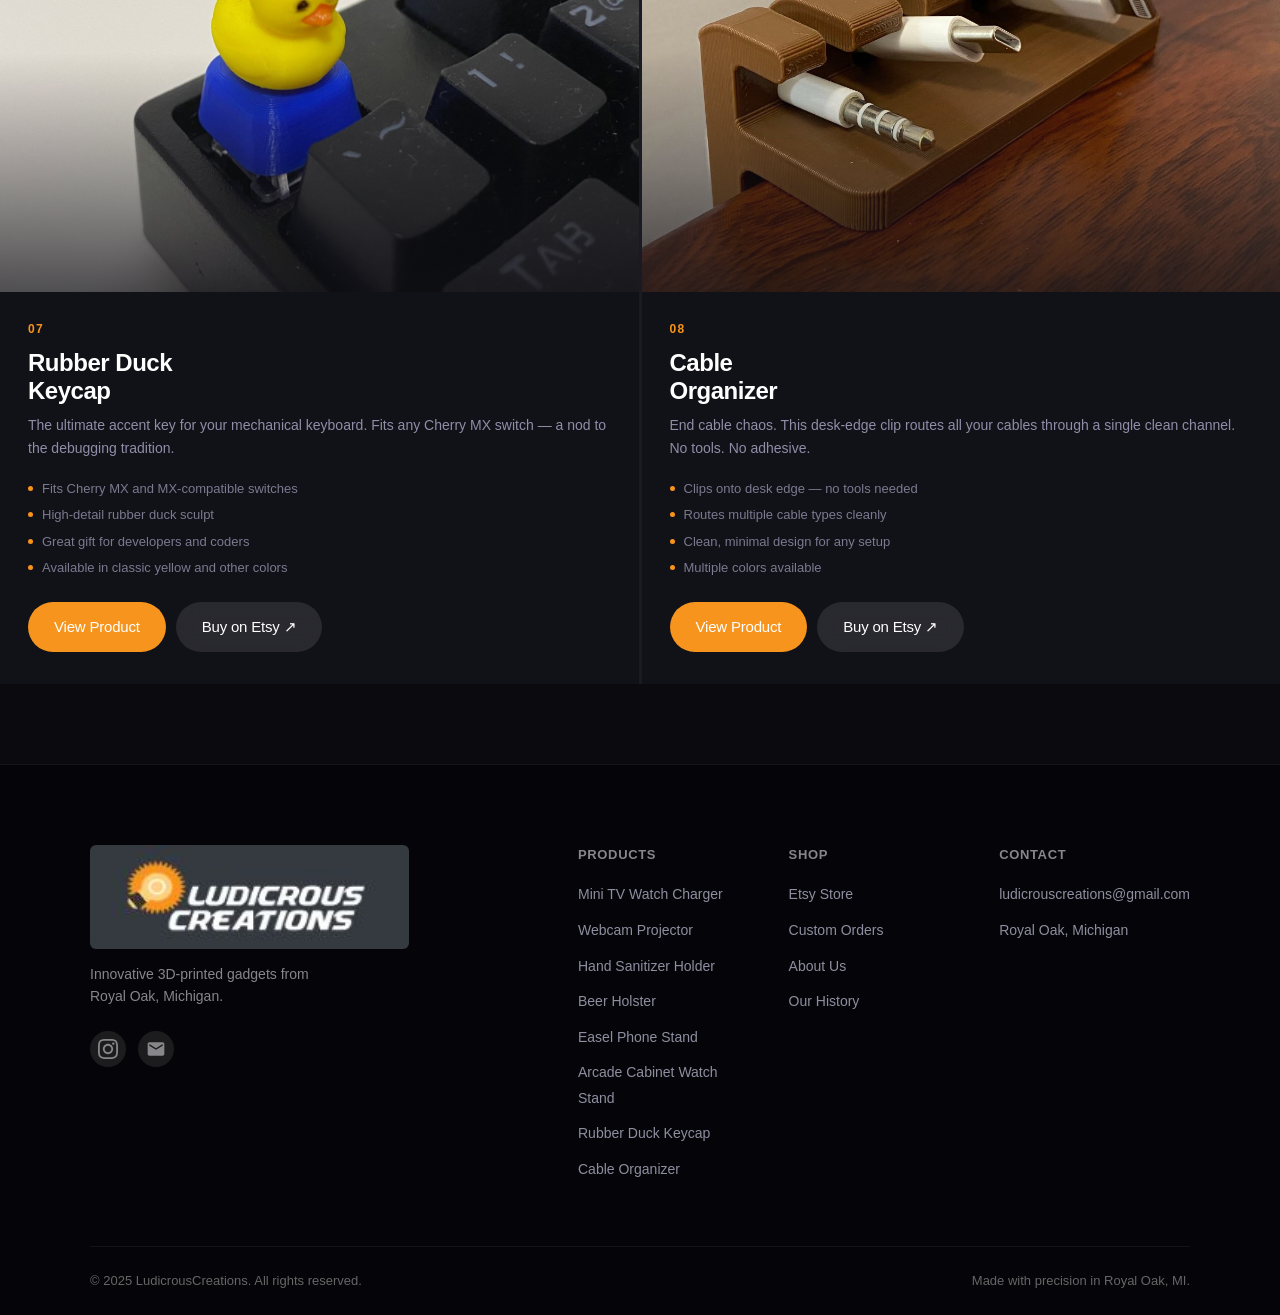
<file: products.html>
<!DOCTYPE html>
<html lang="en">
<head>
    <meta charset="UTF-8">
    <meta name="viewport" content="width=device-width, initial-scale=1.0">
    <title>Products — LudicrousCreations</title>
    <link rel="stylesheet" href="css/styles.css">
</head>
<body>

<nav class="nav nav--subpage" id="navbar">
    <div class="nav-container">
        <a href="index.html" class="nav-logo"><img src="Photo/LudicrousCreations_Logo/Logo1.JPG" alt="" class="nav-logo-img"><span class="nav-logo-text">Ludicrous Creations</span></a>
        <ul class="nav-links">
            <li><a href="index.html#about">About</a></li>
            <li><a href="products.html" style="color:#fff;font-weight:600;">Products</a></li>
            <li><a href="index.html#history">History</a></li>
            <li><a href="index.html#contact">Contact</a></li>
            <li><a href="https://www.etsy.com/shop/LudicrousCreations" target="_blank" class="nav-cta">Shop on Etsy</a></li>
        </ul>
        <button class="hamburger" id="hamburger" aria-label="Open menu">
            <span></span><span></span><span></span>
        </button>
    </div>
</nav>

<div class="mobile-menu" id="mobileMenu">
    <button class="mobile-close" id="mobileClose" aria-label="Close menu">✕</button>
    <ul>
        <li><a href="index.html#about" class="mobile-link">About</a></li>
        <li><a href="products.html" class="mobile-link">Products</a></li>
        <li><a href="index.html#history" class="mobile-link">History</a></li>
        <li><a href="index.html#contact" class="mobile-link">Contact</a></li>
        <li><a href="https://www.etsy.com/shop/LudicrousCreations" target="_blank" class="mobile-link">Shop on Etsy</a></li>
    </ul>
</div>
<div class="mobile-overlay" id="mobileOverlay"></div>

<!-- Page Hero -->
<section class="page-hero">
    <div class="page-hero-inner">
        <p class="section-eyebrow">The Collection</p>
        <h1 class="page-hero-title">All Products</h1>
        <p class="page-hero-sub">Eight cleverly designed, precision 3D-printed gadgets for everyday life. Each one started with a real problem. Each one actually solves it.</p>
    </div>
</section>

<!-- Products Grid -->
<section class="pg-section">
    <div class="pg-grid">

        <!-- ─── 01 Mini TV Apple Watch Charge Station ─── -->
        <article class="pg-card">
            <a href="product-tv-charger.html" class="pg-card-visual pg-visual--arcade">
                <img src="Photo/AppleWatchStand/AppleTVWatchStand1.JPG" alt="Mini TV Apple Watch Charge Station">
            </a>
            <div class="pg-card-body">
                <span class="pg-card-num">01</span>
                <h2 class="pg-card-name">Mini TV Apple Watch<br>Charge Station</h2>
                <p class="pg-card-desc">Your Apple Watch face IS the television. A retro mini TV charging station with 8,900+ Etsy favorites and a spinning fidget knob.</p>
                <ul class="pg-card-features">
                    <li>Fits Apple Watch Series 1–10, 38–45mm</li>
                    <li>Spinning TV knob doubles as a fidget toy</li>
                    <li>Built-in wire routing — no cord clutter</li>
                    <li>Available in many colors</li>
                </ul>
                <div class="pg-card-cta">
                    <a href="product-tv-charger.html" class="btn btn--primary">View Product</a>
                    <a href="https://www.etsy.com/listing/989237928/mini-tv-apple-watch-charging-station" target="_blank" class="btn btn--ghost">Buy on Etsy ↗</a>
                </div>
            </div>
        </article>

        <!-- ─── 02 Webcam Projector ─── -->
        <article class="pg-card">
            <a href="product-webcam.html" class="pg-card-visual pg-visual--webcam">
                <img src="Photo/DocWebCam/DocWebCam1.JPG" alt="Webcam Projector">
            </a>
            <div class="pg-card-body">
                <span class="pg-card-num">02</span>
                <h2 class="pg-card-name">Webcam<br>Projector</h2>
                <p class="pg-card-desc">Clip onto your laptop camera and instantly turn it into an overhead document projector. No software. No setup.</p>
                <ul class="pg-card-features">
                    <li>Compatible with MacBook &amp; Chromebook</li>
                    <li>No tools or adhesive required</li>
                    <li>Perfect for remote work &amp; teaching</li>
                    <li>Lightweight and portable</li>
                </ul>
                <div class="pg-card-cta">
                    <a href="product-webcam.html" class="btn btn--primary">View Product</a>
                    <a href="https://www.etsy.com/shop/LudicrousCreations" target="_blank" class="btn btn--ghost">Buy on Etsy ↗</a>
                </div>
            </div>
        </article>

        <!-- ─── 03 Hand Sanitizer Car Vent Holder ─── -->
        <article class="pg-card">
            <a href="product-sanitizer.html" class="pg-card-visual pg-visual--sanitizer">
                <img src="Photo/CarVentHandSanitizerHolder/HandSanitizerHolder.JPG" alt="Hand Sanitizer Car Vent Holder">
            </a>
            <div class="pg-card-body">
                <span class="pg-card-num">03</span>
                <h2 class="pg-card-name">Hand Sanitizer<br>Car Vent Holder</h2>
                <p class="pg-card-desc">Clips directly into your car vent and holds a travel-size sanitizer within reach — every single time you get in.</p>
                <ul class="pg-card-features">
                    <li>Clips onto standard car air vents</li>
                    <li>Holds travel-size bottles securely</li>
                    <li>Great for families with kids</li>
                    <li>Durable and easy to clean</li>
                </ul>
                <div class="pg-card-cta">
                    <a href="product-sanitizer.html" class="btn btn--primary">View Product</a>
                    <a href="https://www.etsy.com/shop/LudicrousCreations" target="_blank" class="btn btn--ghost">Buy on Etsy ↗</a>
                </div>
            </div>
        </article>

        <!-- ─── 04 Beer Holster ─── -->
        <article class="pg-card">
            <a href="product-beer.html" class="pg-card-visual pg-visual--beer">
                <img src="Photo/BeerHolster/BeerHolster1.JPG" alt="Beer Holster">
            </a>
            <div class="pg-card-body">
                <span class="pg-card-num">04</span>
                <h2 class="pg-card-name">Beer<br>Holster</h2>
                <p class="pg-card-desc">Hands-free waistband beverage carrying. Tested with sweatpants, leggings, yoga pants, and jeans. Zero spills.</p>
                <ul class="pg-card-features">
                    <li>Works with any waistband type</li>
                    <li>Zero-spillage engineering</li>
                    <li>Also works as a water bottle holster</li>
                    <li>Multiple color options</li>
                </ul>
                <div class="pg-card-cta">
                    <a href="product-beer.html" class="btn btn--primary">View Product</a>
                    <a href="https://www.etsy.com/shop/LudicrousCreations" target="_blank" class="btn btn--ghost">Buy on Etsy ↗</a>
                </div>
            </div>
        </article>

        <!-- ─── 05 Adjustable Easel Phone Stand ─── -->
        <article class="pg-card">
            <a href="product-easel.html" class="pg-card-visual pg-visual--arcade">
                <img src="Photo/EaselStand/EaselStand1.JPG" alt="Adjustable Easel Phone Stand">
            </a>
            <div class="pg-card-body">
                <span class="pg-card-num">05</span>
                <h2 class="pg-card-name">Adjustable Easel<br>Phone Stand</h2>
                <p class="pg-card-desc">The perfect desk companion for your phone. Set it to exactly the angle you need — video calls, recipes, media, or bedside charging.</p>
                <ul class="pg-card-features">
                    <li>Fully adjustable viewing angle</li>
                    <li>Compatible with most smartphones</li>
                    <li>Built-in cable management slot</li>
                    <li>Available in many colors</li>
                </ul>
                <div class="pg-card-cta">
                    <a href="product-easel.html" class="btn btn--primary">View Product</a>
                    <a href="https://www.etsy.com/shop/LudicrousCreations" target="_blank" class="btn btn--ghost">Buy on Etsy ↗</a>
                </div>
            </div>
        </article>

        <!-- ─── 06 Mini Arcade Cabinet Apple Watch Stand ─── -->
        <article class="pg-card">
            <a href="product-arcade-watch.html" class="pg-card-visual pg-visual--arcade">
                <img src="Photo/ArcadeAppleWatchStand/ArcadeAppleWatchStand1.JPG" alt="Mini Arcade Cabinet Apple Watch Stand">
            </a>
            <div class="pg-card-body">
                <span class="pg-card-num">06</span>
                <h2 class="pg-card-name">Mini Arcade Cabinet<br>Apple Watch Stand</h2>
                <p class="pg-card-desc">Level up your charging station. A full mini arcade cabinet that gives your Apple Watch the most epic charging home imaginable.</p>
                <ul class="pg-card-features">
                    <li>Full arcade cabinet form factor</li>
                    <li>Fits Apple Watch Series 1–10</li>
                    <li>Watch face displays as the game screen</li>
                    <li>Available in multiple colors</li>
                </ul>
                <div class="pg-card-cta">
                    <a href="product-arcade-watch.html" class="btn btn--primary">View Product</a>
                    <a href="https://www.etsy.com/shop/LudicrousCreations" target="_blank" class="btn btn--ghost">Buy on Etsy ↗</a>
                </div>
            </div>
        </article>

        <!-- ─── 07 Rubber Duck Keycap ─── -->
        <article class="pg-card">
            <a href="product-rubber-duck.html" class="pg-card-visual pg-visual--arcade">
                <img src="Photo/RubberDuckKeyCap/RubberDuckKeyCap1.JPG" alt="Rubber Duck Keycap">
            </a>
            <div class="pg-card-body">
                <span class="pg-card-num">07</span>
                <h2 class="pg-card-name">Rubber Duck<br>Keycap</h2>
                <p class="pg-card-desc">The ultimate accent key for your mechanical keyboard. Fits any Cherry MX switch — a nod to the debugging tradition.</p>
                <ul class="pg-card-features">
                    <li>Fits Cherry MX and MX-compatible switches</li>
                    <li>High-detail rubber duck sculpt</li>
                    <li>Great gift for developers and coders</li>
                    <li>Available in classic yellow and other colors</li>
                </ul>
                <div class="pg-card-cta">
                    <a href="product-rubber-duck.html" class="btn btn--primary">View Product</a>
                    <a href="https://www.etsy.com/shop/LudicrousCreations" target="_blank" class="btn btn--ghost">Buy on Etsy ↗</a>
                </div>
            </div>
        </article>

        <!-- ─── 08 Cable Organizer ─── -->
        <article class="pg-card">
            <a href="product-cable-organizer.html" class="pg-card-visual pg-visual--arcade">
                <img src="Photo/CableOrganizer/CableOrganizer1.JPG" alt="Cable Organizer">
            </a>
            <div class="pg-card-body">
                <span class="pg-card-num">08</span>
                <h2 class="pg-card-name">Cable<br>Organizer</h2>
                <p class="pg-card-desc">End cable chaos. This desk-edge clip routes all your cables through a single clean channel. No tools. No adhesive.</p>
                <ul class="pg-card-features">
                    <li>Clips onto desk edge — no tools needed</li>
                    <li>Routes multiple cable types cleanly</li>
                    <li>Clean, minimal design for any setup</li>
                    <li>Multiple colors available</li>
                </ul>
                <div class="pg-card-cta">
                    <a href="product-cable-organizer.html" class="btn btn--primary">View Product</a>
                    <a href="https://www.etsy.com/shop/LudicrousCreations" target="_blank" class="btn btn--ghost">Buy on Etsy ↗</a>
                </div>
            </div>
        </article>

    </div>
</section>

<footer class="footer" id="contact">
    <div class="footer-inner">
        <div class="footer-brand">
            <img src="Photo/LudicrousCreations/LudicrousCreations.JPG" alt="LudicrousCreations" class="footer-logo-img">
            <p>Innovative 3D-printed gadgets from<br>Royal Oak, Michigan.</p>
            <div class="social-links">
                <a href="https://www.instagram.com/ludicrouscreations" target="_blank" aria-label="Instagram" class="social-link">
                    <svg viewBox="0 0 24 24" fill="currentColor" width="20" height="20"><path d="M12 2.163c3.204 0 3.584.012 4.85.07 3.252.148 4.771 1.691 4.919 4.919.058 1.265.069 1.645.069 4.849 0 3.205-.012 3.584-.069 4.849-.149 3.225-1.664 4.771-4.919 4.919-1.266.058-1.644.07-4.85.07-3.204 0-3.584-.012-4.849-.07-3.26-.149-4.771-1.699-4.919-4.92-.058-1.265-.07-1.644-.07-4.849 0-3.204.013-3.583.07-4.849.149-3.227 1.664-4.771 4.919-4.919 1.266-.057 1.645-.069 4.849-.069zm0-2.163c-3.259 0-3.667.014-4.947.072-4.358.2-6.78 2.618-6.98 6.98-.059 1.281-.073 1.689-.073 4.948 0 3.259.014 3.668.072 4.948.2 4.358 2.618 6.78 6.98 6.98 1.281.058 1.689.072 4.948.072 3.259 0 3.668-.014 4.948-.072 4.354-.2 6.782-2.618 6.979-6.98.059-1.28.073-1.689.073-4.948 0-3.259-.014-3.667-.072-4.947-.196-4.354-2.617-6.78-6.979-6.98-1.281-.059-1.69-.073-4.949-.073zm0 5.838c-3.403 0-6.162 2.759-6.162 6.162s2.759 6.163 6.162 6.163 6.162-2.759 6.162-6.163c0-3.403-2.759-6.162-6.162-6.162zm0 10.162c-2.209 0-4-1.79-4-4 0-2.209 1.791-4 4-4s4 1.791 4 4c0 2.21-1.791 4-4 4zm6.406-11.845c-.796 0-1.441.645-1.441 1.44s.645 1.44 1.441 1.44c.795 0 1.439-.645 1.439-1.44s-.644-1.44-1.439-1.44z"/></svg>
                </a>
                <a href="mailto:ludicrouscreations@gmail.com" aria-label="Email" class="social-link">
                    <svg viewBox="0 0 24 24" fill="currentColor" width="20" height="20"><path d="M20 4H4c-1.1 0-2 .9-2 2v12c0 1.1.9 2 2 2h16c1.1 0 2-.9 2-2V6c0-1.1-.9-2-2-2zm0 4l-8 5-8-5V6l8 5 8-5v2z"/></svg>
                </a>
            </div>
        </div>
        <div class="footer-cols">
            <div class="footer-col">
                <h4>Products</h4>
                <ul>
                    <li><a href="product-tv-charger.html">Mini TV Watch Charger</a></li>
                    <li><a href="product-webcam.html">Webcam Projector</a></li>
                    <li><a href="product-sanitizer.html">Hand Sanitizer Holder</a></li>
                    <li><a href="product-beer.html">Beer Holster</a></li>
                    <li><a href="product-easel.html">Easel Phone Stand</a></li>
                    <li><a href="product-arcade-watch.html">Arcade Cabinet Watch Stand</a></li>
                    <li><a href="product-rubber-duck.html">Rubber Duck Keycap</a></li>
                    <li><a href="product-cable-organizer.html">Cable Organizer</a></li>
                </ul>
            </div>
            <div class="footer-col">
                <h4>Shop</h4>
                <ul>
                    <li><a href="https://www.etsy.com/shop/LudicrousCreations" target="_blank">Etsy Store</a></li>
                    <li><a href="mailto:ludicrouscreations@gmail.com">Custom Orders</a></li>
                    <li><a href="index.html#about">About Us</a></li>
                    <li><a href="index.html#history">Our History</a></li>
                </ul>
            </div>
            <div class="footer-col">
                <h4>Contact</h4>
                <ul>
                    <li><a href="mailto:ludicrouscreations@gmail.com">ludicrouscreations@gmail.com</a></li>
                    <li><span>Royal Oak, Michigan</span></li>
                </ul>
            </div>
        </div>
    </div>
    <div class="footer-bottom">
        <p>&copy; 2025 LudicrousCreations. All rights reserved.</p>
        <p>Made with precision in Royal Oak, MI.</p>
    </div>
</footer>

<script src="js/page.js"></script>
<script src="js/analytics.js"></script>
</body>
</html>
</file>
<file: css/styles.css>
/* ════════════════════════════════════════════════════════════════
   LUDICROUS CREATIONS — Apple-Inspired Stylesheet
   ════════════════════════════════════════════════════════════════ */

/* ── Reset & Base ───────────────────────────────────────────────── */
*, *::before, *::after { box-sizing: border-box; margin: 0; padding: 0; }

:root {
    --black:       #000000;
    --dark:        #0a0a0f;
    --dark-card:   #111118;
    --dark-border: rgba(255,255,255,0.1);
    --white:       #ffffff;
    --off-white:   #f5f5f7;
    --gray:        #86868b;
    --gray-light:  #d2d2d7;
    --accent:      #f7941d;
    --accent-glow: rgba(247,148,29,0.35);
    --blue:        #0071e3;
    --green:       #34c759;
    --amber:       #ff9f0a;
    --nav-height:  64px;
    --section-pad: 120px;
    --radius:      20px;
    --transition:  0.4s cubic-bezier(0.4, 0, 0.2, 1);
}

html { scroll-behavior: smooth; font-size: 16px; }

body {
    font-family: -apple-system, BlinkMacSystemFont, "SF Pro Display", "SF Pro Text",
                 "Helvetica Neue", Helvetica, Arial, sans-serif;
    background: var(--black);
    color: var(--off-white);
    overflow-x: hidden;
    line-height: 1.6;
    -webkit-font-smoothing: antialiased;
}

img { display: block; max-width: 100%; }
a  { color: inherit; text-decoration: none; }
ul { list-style: none; }
button { cursor: pointer; border: none; background: none; font-family: inherit; }

/* ── Scrollbar ──────────────────────────────────────────────────── */
::-webkit-scrollbar { width: 6px; }
::-webkit-scrollbar-track { background: var(--dark); }
::-webkit-scrollbar-thumb { background: #444; border-radius: 3px; }

/* ════════════════════════════════════════════════════════════════
   NAVIGATION
   ════════════════════════════════════════════════════════════════ */
.nav {
    position: fixed;
    top: 0; left: 0; right: 0;
    z-index: 900;
    height: var(--nav-height);
    transition: background var(--transition), border-color var(--transition);
}
.nav.scrolled {
    background: rgba(0,0,0,0.75);
    backdrop-filter: blur(20px);
    -webkit-backdrop-filter: blur(20px);
    border-bottom: 1px solid var(--dark-border);
}
.nav-container {
    max-width: 1200px;
    margin: 0 auto;
    height: 100%;
    padding: 0 24px;
    display: flex;
    align-items: center;
    justify-content: space-between;
}
.nav-logo {
    font-size: 17px;
    font-weight: 600;
    letter-spacing: -0.3px;
    color: var(--white);
    white-space: nowrap;
    display: flex;
    align-items: center;
    gap: 10px;
}
.nav-logo-img {
    height: 28px;
    width: auto;
    border-radius: 5px;
    display: block;
    flex-shrink: 0;
}
.nav-logo-text {
    line-height: 1;
}
.nav-links {
    display: flex;
    align-items: center;
    gap: 32px;
}
.nav-links a {
    font-size: 14px;
    color: rgba(255,255,255,0.8);
    transition: color 0.2s;
}
.nav-links a:hover { color: var(--white); }
.nav-links .nav-cta {
    padding: 7px 18px;
    background: var(--accent);
    color: var(--white);
    border-radius: 980px;
    font-size: 13px;
    font-weight: 500;
    transition: opacity 0.2s, transform 0.2s;
}
.nav-links .nav-cta:hover { opacity: 0.85; transform: scale(0.98); }

.hamburger {
    display: none;
    flex-direction: column;
    gap: 5px;
    padding: 4px;
    background: none;
}
.hamburger span {
    display: block;
    width: 22px;
    height: 2px;
    background: var(--white);
    border-radius: 2px;
    transition: var(--transition);
}

/* Mobile Menu */
.mobile-menu {
    position: fixed;
    top: 0; right: 0;
    width: min(80vw, 320px);
    height: 100dvh;
    background: #1c1c1e;
    z-index: 1000;
    padding: 80px 32px 40px;
    transform: translateX(100%);
    transition: transform 0.4s cubic-bezier(0.4, 0, 0.2, 1);
}
.mobile-menu.open { transform: translateX(0); }
.mobile-menu ul { display: flex; flex-direction: column; gap: 8px; }
.mobile-menu li a {
    display: block;
    padding: 14px 0;
    font-size: 22px;
    font-weight: 500;
    color: var(--white);
    border-bottom: 1px solid rgba(255,255,255,0.08);
}
.mobile-close {
    position: absolute;
    top: 20px; right: 24px;
    font-size: 20px;
    color: var(--gray);
    background: none;
}
.mobile-overlay {
    position: fixed;
    inset: 0;
    background: rgba(0,0,0,0.5);
    z-index: 999;
    opacity: 0;
    pointer-events: none;
    transition: opacity 0.3s;
}
.mobile-overlay.open { opacity: 1; pointer-events: all; }

/* ════════════════════════════════════════════════════════════════
   HERO
   ════════════════════════════════════════════════════════════════ */
.hero {
    position: relative;
    min-height: 100dvh;
    display: flex;
    align-items: center;
    justify-content: center;
    overflow: hidden;
    background: var(--black);
}
.hero-bg {
    position: absolute;
    inset: 0;
    pointer-events: none;
}
.hero-orb {
    position: absolute;
    border-radius: 50%;
    filter: blur(80px);
    opacity: 0.6;
    animation: orb-drift 8s ease-in-out infinite alternate;
}
.hero-orb--1 {
    width: 500px; height: 500px;
    background: radial-gradient(circle, #f7941d 0%, transparent 70%);
    top: -100px; left: -100px;
    animation-delay: 0s;
}
.hero-orb--2 {
    width: 400px; height: 400px;
    background: radial-gradient(circle, #0071e3 0%, transparent 70%);
    bottom: -80px; right: 10%;
    animation-delay: -3s;
}
.hero-orb--3 {
    width: 350px; height: 350px;
    background: radial-gradient(circle, #ff375f 0%, transparent 70%);
    top: 30%; right: -80px;
    opacity: 0.3;
    animation-delay: -5s;
}
@keyframes orb-drift {
    from { transform: translate(0, 0) scale(1); }
    to   { transform: translate(30px, 20px) scale(1.08); }
}

.hero-content {
    position: relative;
    z-index: 2;
    text-align: center;
    padding: calc(var(--nav-height) + 40px) 24px 80px;
    max-width: 820px;
}
.hero-logo {
    height: 168px;
    width: auto;
    border-radius: 10px;
    margin-bottom: 28px;
    display: inline-block;
}
.hero-eyebrow {
    font-size: 15px;
    font-weight: 500;
    color: var(--accent);
    letter-spacing: 0.08em;
    text-transform: uppercase;
    margin-bottom: 20px;
}
.hero-title {
    font-size: clamp(52px, 8vw, 96px);
    font-weight: 700;
    line-height: 1.0;
    letter-spacing: -0.04em;
    color: var(--white);
    margin-bottom: 24px;
    background: linear-gradient(135deg, #fff 30%, #ffaa44 100%);
    -webkit-background-clip: text;
    -webkit-text-fill-color: transparent;
    background-clip: text;
}
.hero-tagline {
    font-size: clamp(18px, 2.5vw, 26px);
    font-weight: 400;
    color: var(--gray-light);
    margin-bottom: 20px;
    letter-spacing: 0.02em;
}
.hero-sub {
    font-size: clamp(15px, 1.8vw, 18px);
    color: var(--gray);
    margin-bottom: 48px;
    line-height: 1.7;
}
.hero-buttons {
    display: flex;
    gap: 16px;
    justify-content: center;
    flex-wrap: wrap;
}

.scroll-hint {
    position: absolute;
    bottom: 32px;
    left: 50%;
    transform: translateX(-50%);
    display: flex;
    flex-direction: column;
    align-items: center;
    gap: 10px;
    z-index: 2;
    opacity: 0.6;
    animation: hint-fade 2s ease-in-out 2.5s forwards;
}
.scroll-hint span { font-size: 12px; color: var(--gray); letter-spacing: 0.1em; text-transform: uppercase; }
.scroll-mouse {
    width: 22px; height: 36px;
    border: 2px solid var(--gray);
    border-radius: 11px;
    display: flex;
    justify-content: center;
    padding-top: 6px;
}
.scroll-wheel {
    width: 3px; height: 8px;
    background: var(--gray);
    border-radius: 2px;
    animation: scroll-bounce 1.5s ease-in-out infinite;
}
@keyframes scroll-bounce {
    0%   { transform: translateY(0); opacity: 1; }
    100% { transform: translateY(10px); opacity: 0; }
}
@keyframes hint-fade {
    to { opacity: 0; pointer-events: none; }
}

/* ── Scroll Animation Classes ───────────────────────────────────── */
.fade-up, .reveal {
    opacity: 0;
    transform: translateY(28px);
    transition: opacity 0.8s cubic-bezier(0.4, 0, 0.2, 1),
                transform 0.8s cubic-bezier(0.4, 0, 0.2, 1);
}
.fade-up.visible, .reveal.visible {
    opacity: 1;
    transform: translateY(0);
}
.delay-1 { transition-delay: 0.15s; }
.delay-2 { transition-delay: 0.3s; }
.delay-3 { transition-delay: 0.45s; }
.delay-4 { transition-delay: 0.6s; }

/* ── Buttons ────────────────────────────────────────────────────── */
.btn {
    display: inline-flex;
    align-items: center;
    justify-content: center;
    padding: 13px 26px;
    border-radius: 980px;
    font-size: 15px;
    font-weight: 500;
    letter-spacing: -0.2px;
    transition: all 0.2s cubic-bezier(0.4, 0, 0.2, 1);
    white-space: nowrap;
}
.btn--primary {
    background: var(--accent);
    color: var(--white);
}
.btn--primary:hover { background: #6920e0; transform: scale(0.98); }

.btn--primary-dark {
    background: #1c1c1e;
    color: var(--white);
    box-shadow: inset 0 0 0 1.5px rgba(255,255,255,0.15);
}
.btn--primary-dark:hover { background: #2c2c2e; transform: scale(0.98); }

.btn--ghost {
    background: rgba(255,255,255,0.1);
    color: var(--white);
    backdrop-filter: blur(10px);
}
.btn--ghost:hover { background: rgba(255,255,255,0.18); transform: scale(0.98); }

.btn--ghost-dark {
    background: rgba(0,0,0,0.07);
    color: var(--dark);
    box-shadow: inset 0 0 0 1.5px rgba(0,0,0,0.15);
}
.btn--ghost-dark:hover { background: rgba(0,0,0,0.13); transform: scale(0.98); }

.btn--large { padding: 16px 36px; font-size: 17px; }
.btn-link {
    font-size: 14px;
    color: var(--accent);
    font-weight: 500;
    transition: opacity 0.2s;
    background: none;
    padding: 0;
}
.btn-link:hover { opacity: 0.7; }

/* ── Shared Section Tokens ──────────────────────────────────────── */
.section-eyebrow {
    font-size: 14px;
    font-weight: 600;
    letter-spacing: 0.1em;
    text-transform: uppercase;
    color: var(--accent);
    margin-bottom: 16px;
    display: block;
}
.section-title {
    font-size: clamp(36px, 5vw, 56px);
    font-weight: 700;
    line-height: 1.08;
    letter-spacing: -0.03em;
    margin-bottom: 60px;
}

/* ════════════════════════════════════════════════════════════════
   PILLARS
   ════════════════════════════════════════════════════════════════ */
.pillars {
    background: var(--off-white);
    color: var(--dark);
    padding: var(--section-pad) 24px;
}
.pillars-inner { max-width: 1100px; margin: 0 auto; }
.pillars-inner .section-eyebrow { color: var(--accent); }
.pillars-inner .section-title { color: var(--dark); }

.pillars-grid {
    display: grid;
    grid-template-columns: repeat(auto-fit, minmax(220px, 1fr));
    gap: 24px;
}
.pillar-card {
    background: var(--white);
    border-radius: var(--radius);
    padding: 36px 28px;
    box-shadow: 0 2px 20px rgba(0,0,0,0.06);
    transition: transform 0.3s, box-shadow 0.3s;
}
.pillar-card:hover { transform: translateY(-4px); box-shadow: 0 8px 40px rgba(0,0,0,0.1); }
.pillar-icon {
    width: 48px; height: 48px;
    background: linear-gradient(135deg, #f7941d 0%, #ffaa44 100%);
    border-radius: 14px;
    display: flex;
    align-items: center;
    justify-content: center;
    margin-bottom: 20px;
    color: #fff;
}
.pillar-icon svg { width: 26px; height: 26px; }
.pillar-card h3 {
    font-size: 18px;
    font-weight: 600;
    color: var(--dark);
    margin-bottom: 10px;
    letter-spacing: -0.2px;
}
.pillar-card p { font-size: 14px; color: #555; line-height: 1.6; }

/* ════════════════════════════════════════════════════════════════
   HISTORY
   ════════════════════════════════════════════════════════════════ */
.history-section {
    background: var(--dark);
    padding: var(--section-pad) 24px;
}
.history-inner {
    max-width: 1100px;
    margin: 0 auto;
    display: grid;
    grid-template-columns: 1fr 1fr;
    gap: 80px;
    align-items: start;
}
.history-text .section-eyebrow { color: var(--accent); }
.history-text h2 {
    font-size: clamp(36px, 4.5vw, 54px);
    font-weight: 700;
    line-height: 1.08;
    letter-spacing: -0.03em;
    color: var(--white);
    margin-bottom: 28px;
}
.history-text p {
    font-size: 16px;
    color: #a0a0b0;
    line-height: 1.75;
    margin-bottom: 20px;
}
.history-text .btn { margin-top: 12px; }

/* Timeline */
.history-timeline { padding: 8px 0 0 0; }
.tl-line {
    position: absolute;
    left: 12px; top: 20px; bottom: 20px;
    width: 2px;
    background: linear-gradient(to bottom, var(--accent), transparent);
}
.tl-item {
    position: relative;
    padding-left: 40px;
    margin-bottom: 36px;
}
.tl-dot {
    position: absolute;
    left: 5px; top: 5px;
    width: 16px; height: 16px;
    background: var(--accent);
    border-radius: 50%;
    box-shadow: 0 0 12px var(--accent-glow);
}
.tl-label {
    font-size: 13px;
    font-weight: 600;
    letter-spacing: 0.06em;
    text-transform: uppercase;
    color: var(--accent);
    display: block;
    margin-bottom: 6px;
}
.tl-body p { font-size: 15px; color: #8e8ea0; line-height: 1.6; }

/* ════════════════════════════════════════════════════════════════
   PRODUCTS INTRO
   ════════════════════════════════════════════════════════════════ */
.products-intro {
    background: var(--black);
    padding: var(--section-pad) 24px;
    text-align: center;
}
.products-intro .section-eyebrow { color: var(--accent); }
.products-intro-title {
    font-size: clamp(40px, 6vw, 72px);
    font-weight: 700;
    line-height: 1.06;
    letter-spacing: -0.04em;
    color: var(--white);
    opacity: 0;
    transform: translateY(28px);
    transition: opacity 0.8s ease, transform 0.8s ease;
}
.products-intro-title.visible { opacity: 1; transform: translateY(0); }

/* ════════════════════════════════════════════════════════════════
   PRODUCT SCENES
   ════════════════════════════════════════════════════════════════ */
.product-scene {
    min-height: 100dvh;
    display: flex;
    align-items: center;
    padding: 80px 24px;
    overflow: hidden;
}
.product-scene--dark  { background: var(--dark); }
.product-scene--light { background: #f0f0f5; color: var(--dark); }

.product-scene-inner {
    max-width: 1200px;
    margin: 0 auto;
    width: 100%;
    display: grid;
    grid-template-columns: 1fr 1fr;
    gap: 80px;
    align-items: center;
}
.product-scene-inner--flip .product-scene-text { order: 2; }
.product-scene-inner--flip .product-scene-visual { order: 1; }

.product-num {
    font-size: 13px;
    font-weight: 600;
    letter-spacing: 0.12em;
    text-transform: uppercase;
    color: var(--accent);
    display: block;
    margin-bottom: 16px;
}
.product-scene--light .product-num { color: var(--accent); }

.product-scene-title {
    font-size: clamp(36px, 4.5vw, 56px);
    font-weight: 700;
    line-height: 1.06;
    letter-spacing: -0.03em;
    margin-bottom: 24px;
}
.product-scene--dark .product-scene-title { color: var(--white); }
.product-scene--light .product-scene-title { color: var(--dark); }

.product-scene-desc {
    font-size: 17px;
    line-height: 1.7;
    margin-bottom: 32px;
    max-width: 480px;
}
.product-scene--dark  .product-scene-desc { color: #9090a8; }
.product-scene--light .product-scene-desc { color: #555; }

.product-features {
    margin-bottom: 36px;
    display: flex;
    flex-direction: column;
    gap: 12px;
}
.product-features li {
    display: flex;
    align-items: center;
    gap: 12px;
    font-size: 15px;
}
.product-scene--dark  .product-features li { color: #c0c0d0; }
.product-scene--light .product-features li { color: #333; }

.feat-bullet {
    flex-shrink: 0;
    width: 6px; height: 6px;
    background: var(--accent);
    border-radius: 50%;
}
.product-scene-buttons {
    display: flex;
    gap: 14px;
    flex-wrap: wrap;
    align-items: center;
}

/* ── Product Visual Container ───────────────────────────────────── */
.product-scene-visual {
    display: flex;
    align-items: center;
    justify-content: center;
    min-height: 420px;
}

/* ════════════════════════════════════════════════════════════════
   ILLUSTRATIONS — CSS ART
   ════════════════════════════════════════════════════════════════ */

/* ── 1. Arcade Cabinet ──────────────────────────────────────────── */
.illus-arcade {
    position: relative;
    display: flex;
    align-items: center;
    justify-content: center;
}
.arcade-cabinet {
    position: relative;
    width: 180px;
    animation: float-y 4s ease-in-out infinite;
}
.arcade-top {
    height: 18px;
    background: #2a0066;
    border-radius: 12px 12px 0 0;
}
.arcade-marquee {
    height: 32px;
    background: linear-gradient(135deg, #f7941d, #ffaa44);
    display: flex;
    align-items: center;
    justify-content: center;
}
.arcade-marquee span {
    font-size: 10px;
    font-weight: 800;
    letter-spacing: 0.2em;
    color: #fff;
    text-shadow: 0 0 8px rgba(255,255,255,0.6);
}
.arcade-bezel {
    background: #1a0044;
    padding: 12px;
}
.arcade-screen {
    background: #0a0020;
    border-radius: 6px;
    padding: 12px;
    border: 2px solid #3a0088;
    box-shadow: inset 0 0 20px rgba(168,85,247,0.3);
}
.watch-face {
    position: relative;
    display: flex;
    align-items: center;
    justify-content: center;
}
.watch-ring {
    position: absolute;
    inset: -4px;
    border-radius: 14px;
    background: linear-gradient(135deg, #555, #888, #555);
    z-index: 0;
}
.watch-display {
    position: relative;
    z-index: 1;
    width: 64px; height: 76px;
    background: #000;
    border-radius: 18px;
    display: flex;
    flex-direction: column;
    align-items: center;
    justify-content: center;
    gap: 2px;
}
.watch-time {
    font-size: 18px;
    font-weight: 700;
    color: #fff;
    letter-spacing: 0.05em;
    font-variant-numeric: tabular-nums;
}
.watch-date {
    font-size: 9px;
    color: #aaa;
    letter-spacing: 0.1em;
}
.arcade-panel {
    background: #160040;
    padding: 10px 14px;
    display: flex;
    align-items: center;
    gap: 16px;
    justify-content: space-between;
}
.joystick-wrap { position: relative; width: 32px; height: 32px; }
.joystick-base {
    position: absolute;
    bottom: 0; left: 50%;
    transform: translateX(-50%);
    width: 26px; height: 10px;
    background: #444;
    border-radius: 50%;
}
.joystick-stick {
    position: absolute;
    bottom: 8px; left: 50%;
    transform: translateX(-50%);
    width: 10px; height: 22px;
    background: #666;
    border-radius: 5px 5px 2px 2px;
}
.arcade-btns { display: flex; gap: 8px; }
.arcade-btn {
    width: 18px; height: 18px;
    border-radius: 50%;
    box-shadow: 0 3px 0 rgba(0,0,0,0.5);
}
.btn-red    { background: #ff3b30; }
.btn-blue   { background: #007aff; }
.btn-yellow { background: #ffd60a; }
.arcade-body {
    height: 24px;
    background: #0e0030;
    border-radius: 0 0 4px 4px;
}
.arcade-feet {
    display: flex;
    justify-content: space-between;
    padding: 0 12px;
}
.arcade-foot {
    width: 20px; height: 8px;
    background: #1a0044;
    border-radius: 0 0 6px 6px;
}
.arcade-glow {
    position: absolute;
    inset: -30px;
    background: radial-gradient(ellipse at center, var(--accent-glow) 0%, transparent 70%);
    pointer-events: none;
    animation: pulse-glow 3s ease-in-out infinite;
}
@keyframes pulse-glow {
    0%, 100% { opacity: 0.6; }
    50%       { opacity: 1.0; }
}
@keyframes float-y {
    0%, 100% { transform: translateY(0); }
    50%       { transform: translateY(-14px); }
}

/* ── 2. Webcam Projector / Laptop ───────────────────────────────── */
.illus-webcam {
    display: flex;
    align-items: flex-end;
    justify-content: center;
}
.laptop {
    position: relative;
    animation: float-y 4.5s ease-in-out infinite;
}
.laptop-lid {
    position: relative;
    width: 320px;
    background: #2c2c2e;
    border-radius: 10px 10px 0 0;
    padding: 10px;
    border: 2px solid #444;
}
.laptop-screen-frame {
    background: #1c1c1e;
    border-radius: 6px;
    padding: 10px;
    position: relative;
    overflow: hidden;
}
.laptop-screen {
    background: #0a0a12;
    border-radius: 4px;
    height: 160px;
    display: flex;
    gap: 12px;
    padding: 12px;
    overflow: hidden;
}
.screen-ui { flex: 1; display: flex; flex-direction: column; gap: 8px; }
.screen-bar {
    height: 8px; width: 100%;
    background: #333; border-radius: 4px;
}
.screen-content-line {
    height: 5px; width: 90%;
    background: #222; border-radius: 3px;
}
.screen-content-line.short { width: 60%; }
.screen-content-line.shorter { width: 75%; }

.projector-output {
    flex: 1;
    position: relative;
    display: flex;
    flex-direction: column;
    align-items: center;
    justify-content: center;
}
.proj-beam {
    position: absolute;
    top: -10px; left: 50%;
    transform: translateX(-50%);
    width: 2px; height: 30px;
    background: linear-gradient(to bottom, rgba(168,85,247,0.8), rgba(168,85,247,0.2));
    border-radius: 1px;
}
.proj-doc {
    background: rgba(255,255,255,0.05);
    border: 1px solid rgba(168,85,247,0.3);
    border-radius: 4px;
    padding: 8px 10px;
    display: flex;
    flex-direction: column;
    gap: 5px;
    margin-top: 22px;
    width: 80px;
    box-shadow: 0 0 12px rgba(168,85,247,0.2);
}
.doc-line {
    height: 4px; width: 100%;
    background: rgba(168,85,247,0.5); border-radius: 2px;
}
.doc-line.short { width: 60%; }

.webcam-clip {
    position: absolute;
    top: -22px; left: 50%;
    transform: translateX(-50%);
    display: flex;
    flex-direction: column;
    align-items: center;
}
.clip-body {
    width: 44px; height: 24px;
    background: linear-gradient(135deg, #f7941d, #ffaa44);
    border-radius: 8px;
    display: flex;
    align-items: center;
    justify-content: center;
    box-shadow: 0 4px 12px rgba(123,47,247,0.5);
}
.clip-lens {
    width: 14px; height: 14px;
    background: #0a0a0a;
    border-radius: 50%;
    border: 2px solid rgba(255,255,255,0.2);
    box-shadow: inset 0 0 4px rgba(100,200,255,0.5);
}
.clip-arm {
    width: 2px; height: 12px;
    background: #555;
    border-radius: 1px;
}

.laptop-hinge {
    width: 100%; height: 6px;
    background: #3a3a3c;
    border-radius: 2px;
}
.laptop-base {
    width: 340px;
    background: #2c2c2e;
    border-radius: 0 0 8px 8px;
    height: 14px;
    margin: 0 auto;
    display: flex;
    align-items: center;
    justify-content: center;
}
.trackpad {
    width: 70px; height: 6px;
    background: #444;
    border-radius: 3px;
    margin-top: 2px;
}

/* ── 3. Car Vent / Sanitizer ────────────────────────────────────── */
.illus-sanitizer {
    display: flex;
    align-items: center;
    justify-content: center;
}
.car-vent-wrap {
    position: relative;
    animation: float-y 4.2s ease-in-out infinite;
}
.car-vent {
    position: relative;
    width: 160px;
    background: #1a1a2e;
    border-radius: 12px;
    padding: 20px 16px;
    border: 2px solid #2a2a3e;
    box-shadow: 0 12px 40px rgba(0,0,0,0.5);
    display: flex;
    gap: 16px;
    align-items: center;
}
.vent-frame {
    flex: 1;
    display: flex;
    flex-direction: column;
    gap: 8px;
}
.vent-slat {
    height: 10px;
    background: linear-gradient(135deg, #34c759 0%, #30d158 100%);
    border-radius: 5px;
    box-shadow: 0 2px 8px rgba(52,199,89,0.3);
}
.vent-clip { flex-shrink: 0; }
.clip-ring {
    width: 24px; height: 24px;
    border-radius: 50%;
    background: linear-gradient(135deg, #f7941d, #ffaa44);
    margin: 0 auto 8px;
}
.sanitizer-bottle { display: flex; flex-direction: column; align-items: center; }
.bottle-top { display: flex; flex-direction: column; align-items: center; }
.pump-head {
    width: 14px; height: 6px;
    background: #f7941d;
    border-radius: 3px;
}
.pump-neck {
    width: 4px; height: 10px;
    background: #555;
    border-radius: 2px;
}
.bottle-body {
    width: 34px; height: 54px;
    background: linear-gradient(135deg, #34c759, #30d158);
    border-radius: 6px;
    display: flex;
    align-items: center;
    justify-content: center;
    box-shadow: 0 4px 16px rgba(52,199,89,0.4);
}
.bottle-label {
    font-size: 7px;
    font-weight: 800;
    color: #fff;
    letter-spacing: 0.1em;
    transform: rotate(-90deg);
}
.bottle-base {
    width: 30px; height: 5px;
    background: #2a9e45;
    border-radius: 0 0 5px 5px;
}
.vent-glow {
    position: absolute;
    inset: -20px;
    background: radial-gradient(ellipse at center, rgba(52,199,89,0.2) 0%, transparent 70%);
    pointer-events: none;
    animation: pulse-glow 3.5s ease-in-out infinite;
}

/* ── 4. Beer Holster ────────────────────────────────────────────── */
.illus-beer {
    display: flex;
    align-items: center;
    justify-content: center;
}
.holster-scene {
    position: relative;
    animation: float-y 3.8s ease-in-out infinite;
}
.waistband {
    position: relative;
    width: 220px; height: 56px;
    background: linear-gradient(180deg, #2c2c2e 0%, #1c1c1e 100%);
    border-radius: 10px;
    overflow: visible;
}
.fabric-texture {
    position: absolute;
    inset: 0;
    background: repeating-linear-gradient(90deg, transparent, transparent 6px, rgba(255,255,255,0.03) 6px, rgba(255,255,255,0.03) 7px);
    border-radius: 10px;
}
.holster-mount {
    position: absolute;
    left: 50%; top: -10px;
    transform: translateX(-50%);
}
.holster-clip-body {
    display: flex;
    flex-direction: column;
    align-items: center;
}
.holster-arm {
    width: 32px; height: 20px;
    background: linear-gradient(135deg, #ff9f0a, #ff6b0a);
    border-radius: 6px 6px 0 0;
    box-shadow: 0 -4px 12px rgba(255,159,10,0.4);
}
.cup-holder {
    display: flex;
    align-items: center;
    justify-content: center;
}
.cup {
    display: flex;
    flex-direction: column;
    align-items: center;
}
.cup-body {
    width: 44px; height: 70px;
    background: linear-gradient(180deg, #fff5e0 0%, #ffe0a0 100%);
    border-radius: 4px 4px 10px 10px;
    overflow: hidden;
    position: relative;
    border: 2px solid #ffcc44;
}
.beer-liquid {
    position: absolute;
    bottom: 0; left: 0; right: 0;
    height: 80%;
    background: linear-gradient(180deg, #ffcc44 0%, #ff9f0a 100%);
    border-radius: 0 0 8px 8px;
}
.beer-foam {
    position: absolute;
    top: 0; left: 0; right: 0;
    height: 26px;
    background: #fff;
    border-radius: 50% 50% 0 0;
    overflow: hidden;
    display: flex;
    align-items: flex-end;
    justify-content: center;
    gap: 4px;
    padding-bottom: 4px;
}
.foam-bubble {
    width: 12px; height: 12px;
    background: #fff;
    border-radius: 50%;
    border: 1px solid rgba(0,0,0,0.06);
}
.foam-bubble.b2 { width: 8px; height: 8px; margin-bottom: 2px; }
.foam-bubble.b3 { width: 10px; height: 10px; }
.cup-ring {
    width: 48px; height: 6px;
    background: linear-gradient(135deg, #ffcc44, #ff9f0a);
    border-radius: 3px;
    box-shadow: 0 2px 8px rgba(255,159,10,0.5);
}
.holster-label-tag {
    position: absolute;
    bottom: -24px; left: 50%;
    transform: translateX(-50%);
    font-size: 10px;
    font-weight: 800;
    letter-spacing: 0.2em;
    color: var(--amber);
    white-space: nowrap;
}

/* ════════════════════════════════════════════════════════════════
   PRODUCTS GRID (Overview)
   ════════════════════════════════════════════════════════════════ */
.products-grid-section {
    background: var(--off-white);
    padding: var(--section-pad) 24px;
    color: var(--dark);
}
.products-grid-inner { max-width: 1100px; margin: 0 auto; }
.products-grid-inner .section-eyebrow { color: var(--accent); }
.products-grid-inner .section-title { color: var(--dark); }

.products-grid {
    display: grid;
    grid-template-columns: repeat(auto-fit, minmax(240px, 1fr));
    gap: 24px;
}
.product-card {
    background: var(--white);
    border-radius: 20px;
    overflow: hidden;
    cursor: pointer;
    box-shadow: 0 2px 16px rgba(0,0,0,0.06);
    transition: transform 0.3s, box-shadow 0.3s;
}
.product-card:hover {
    transform: translateY(-6px);
    box-shadow: 0 16px 48px rgba(0,0,0,0.12);
}
.product-card-visual {
    height: 200px;
    display: flex;
    align-items: center;
    justify-content: center;
    overflow: hidden;
}
.pc-arcade    { background: linear-gradient(135deg, #1a0044, #3a0088); }
.pc-webcam    { background: linear-gradient(135deg, #001040, #003080); }
.pc-sanitizer { background: linear-gradient(135deg, #001a0e, #003820); }
.pc-beer      { background: linear-gradient(135deg, #1a0a00, #3a1800); }

/* Mini Product Illustrations for cards */
.pc-illus-arcade { position: relative; }
.pc-cabinet {
    width: 70px;
    background: #2a0066;
    border-radius: 6px 6px 4px 4px;
    overflow: hidden;
    box-shadow: 0 8px 24px rgba(123,47,247,0.5);
}
.pc-screen {
    background: #0a0020;
    padding: 6px;
    margin: 4px;
    border-radius: 4px;
    display: flex;
    align-items: center;
    justify-content: center;
    height: 48px;
}
.pc-watch-time {
    font-size: 10px;
    font-weight: 700;
    color: #fff;
    letter-spacing: 0.05em;
}
.pc-controls {
    padding: 4px 6px;
    display: flex;
    gap: 6px;
    align-items: center;
    background: #160040;
}
.pc-joy {
    width: 10px; height: 10px;
    background: #666;
    border-radius: 50%;
}
.pc-btns { display: flex; gap: 3px; }
.pc-btns span {
    width: 8px; height: 8px;
    border-radius: 50%;
    background: #ff3b30;
    display: block;
}
.pc-btns span:last-child { background: #007aff; }

.pc-illus-webcam {
    display: flex;
    flex-direction: column;
    align-items: center;
}
.pc-laptop { position: relative; }
.pc-laptop .pc-screen {
    width: 100px; height: 60px;
    background: #1c1c1e;
    border-radius: 6px 6px 0 0;
    border: 2px solid #444;
    display: flex;
    align-items: center;
    justify-content: center;
}
.pc-laptop .pc-screen { margin: 0; padding: 0; }
.pc-clip {
    position: absolute;
    top: -10px; left: 50%;
    transform: translateX(-50%);
    width: 24px; height: 14px;
    background: linear-gradient(135deg, #f7941d, #ffaa44);
    border-radius: 5px;
    display: flex;
    align-items: center;
    justify-content: center;
}
.pc-lens {
    width: 8px; height: 8px;
    background: #000;
    border-radius: 50%;
}
.pc-laptop .pc-base {
    width: 110px; height: 8px;
    background: #3a3a3c;
    border-radius: 0 0 5px 5px;
}

.pc-illus-sanitizer {
    display: flex;
    flex-direction: column;
    align-items: center;
    gap: 4px;
}
.pc-vent {
    display: flex;
    flex-direction: column;
    gap: 5px;
    padding: 8px;
    background: rgba(255,255,255,0.05);
    border-radius: 6px;
}
.pc-slat {
    width: 50px; height: 7px;
    background: linear-gradient(135deg, #34c759, #30d158);
    border-radius: 3px;
}
.pc-bottle {
    display: flex;
    flex-direction: column;
    align-items: center;
}
.pc-pump {
    width: 10px; height: 6px;
    background: #f7941d;
    border-radius: 3px;
}
.pc-bottle .pc-body {
    width: 22px; height: 34px;
    background: linear-gradient(135deg, #34c759, #30d158);
    border-radius: 4px;
    box-shadow: 0 4px 10px rgba(52,199,89,0.4);
}

.pc-illus-beer {
    display: flex;
    flex-direction: column;
    align-items: center;
    gap: 0;
}
.pc-belt {
    width: 100px; height: 16px;
    background: #3a3a3c;
    border-radius: 5px;
}
.pc-holster {
    display: flex;
    align-items: flex-start;
    justify-content: center;
}
.pc-cup {
    width: 28px; height: 44px;
    background: #fff5e0;
    border-radius: 3px 3px 7px 7px;
    overflow: hidden;
    border: 2px solid #ffcc44;
    position: relative;
}
.pc-liquid {
    position: absolute;
    bottom: 0; left: 0; right: 0;
    height: 70%;
    background: linear-gradient(180deg, #ffcc44, #ff9f0a);
}
.pc-foam {
    position: absolute;
    top: 0; left: 0; right: 0;
    height: 14px;
    background: #fff;
    border-radius: 50% 50% 0 0;
}

.product-card-body { padding: 24px; }
.product-card-body h3 {
    font-size: 17px;
    font-weight: 600;
    color: var(--dark);
    margin-bottom: 8px;
}
.product-card-body p {
    font-size: 14px;
    color: #666;
    margin-bottom: 16px;
    line-height: 1.5;
}

/* ════════════════════════════════════════════════════════════════
   CRAFT / STATS
   ════════════════════════════════════════════════════════════════ */
.craft-section {
    background: var(--black);
    padding: var(--section-pad) 24px;
    text-align: center;
}
.craft-inner { max-width: 1000px; margin: 0 auto; }
.craft-header { margin-bottom: 64px; }
.craft-header .section-eyebrow { color: var(--accent); }
.craft-header h2 {
    font-size: clamp(36px, 5vw, 56px);
    font-weight: 700;
    line-height: 1.1;
    letter-spacing: -0.03em;
    color: var(--white);
}
.craft-stats {
    display: grid;
    grid-template-columns: repeat(auto-fit, minmax(200px, 1fr));
    gap: 2px;
    background: rgba(255,255,255,0.06);
    border-radius: 20px;
    overflow: hidden;
}
.stat-card {
    background: var(--dark-card);
    padding: 48px 24px;
    transition: background 0.3s;
}
.stat-card:hover { background: #1a1612; }
.stat-number {
    font-size: clamp(36px, 4vw, 52px);
    font-weight: 700;
    letter-spacing: -0.03em;
    background: linear-gradient(135deg, #fff 0%, #ffaa44 100%);
    -webkit-background-clip: text;
    -webkit-text-fill-color: transparent;
    background-clip: text;
    margin-bottom: 10px;
}
.stat-label {
    font-size: 14px;
    color: var(--gray);
    font-weight: 400;
}

/* ════════════════════════════════════════════════════════════════
   CTA SECTION
   ════════════════════════════════════════════════════════════════ */
.cta-section {
    background: linear-gradient(135deg, #0d0020 0%, #1a0044 50%, #0d0020 100%);
    padding: var(--section-pad) 24px;
    text-align: center;
    position: relative;
    overflow: hidden;
}
.cta-section::before {
    content: '';
    position: absolute;
    inset: 0;
    background: radial-gradient(ellipse at 50% 100%, rgba(123,47,247,0.25) 0%, transparent 70%);
    pointer-events: none;
}
.cta-inner { max-width: 700px; margin: 0 auto; position: relative; z-index: 1; }
.cta-inner h2 {
    font-size: clamp(32px, 4.5vw, 52px);
    font-weight: 700;
    line-height: 1.12;
    letter-spacing: -0.03em;
    color: var(--white);
    margin-bottom: 20px;
}
.cta-inner h2 em {
    font-style: normal;
    background: linear-gradient(135deg, #ffaa44, #f7941d);
    -webkit-background-clip: text;
    -webkit-text-fill-color: transparent;
    background-clip: text;
}
.cta-inner p {
    font-size: 17px;
    color: #9090a8;
    line-height: 1.7;
    margin-bottom: 40px;
}
.cta-buttons {
    display: flex;
    gap: 16px;
    justify-content: center;
    flex-wrap: wrap;
}

/* ════════════════════════════════════════════════════════════════
   FOOTER
   ════════════════════════════════════════════════════════════════ */
.footer {
    background: #050509;
    padding: 80px 24px 0;
    border-top: 1px solid rgba(255,255,255,0.06);
}
.footer-inner {
    max-width: 1100px;
    margin: 0 auto;
    display: grid;
    grid-template-columns: 2fr 3fr;
    gap: 80px;
    padding-bottom: 64px;
}
.footer-logo {
    font-size: 22px;
    font-weight: 700;
    letter-spacing: -0.5px;
    color: var(--white);
    margin-bottom: 14px;
}
.footer-logo-img {
    height: 104px;
    width: auto;
    border-radius: 6px;
    display: block;
    margin-bottom: 14px;
}
.footer-brand p {
    font-size: 14px;
    color: var(--gray);
    line-height: 1.6;
    margin-bottom: 24px;
}
.social-links { display: flex; gap: 12px; }
.social-link {
    width: 36px; height: 36px;
    background: #1c1c1e;
    border-radius: 50%;
    display: flex;
    align-items: center;
    justify-content: center;
    color: var(--gray);
    transition: background 0.2s, color 0.2s;
}
.social-link:hover { background: var(--accent); color: var(--white); }
.footer-cols {
    display: grid;
    grid-template-columns: repeat(3, 1fr);
    gap: 32px;
}
.footer-col h4 {
    font-size: 13px;
    font-weight: 600;
    letter-spacing: 0.05em;
    text-transform: uppercase;
    color: var(--gray);
    margin-bottom: 16px;
}
.footer-col ul { display: flex; flex-direction: column; gap: 10px; }
.footer-col li a, .footer-col li span {
    font-size: 14px;
    color: #8e8ea0;
    transition: color 0.2s;
}
.footer-col li a:hover { color: var(--white); }
.footer-bottom {
    border-top: 1px solid rgba(255,255,255,0.06);
    padding: 24px 0;
    max-width: 1100px;
    margin: 0 auto;
    display: flex;
    justify-content: space-between;
    align-items: center;
    flex-wrap: wrap;
    gap: 8px;
}
.footer-bottom p { font-size: 13px; color: #666; }

/* ════════════════════════════════════════════════════════════════
   MODALS
   ════════════════════════════════════════════════════════════════ */
.modal-overlay {
    position: fixed;
    inset: 0;
    background: rgba(0,0,0,0.7);
    backdrop-filter: blur(12px);
    -webkit-backdrop-filter: blur(12px);
    z-index: 2000;
    display: flex;
    align-items: center;
    justify-content: center;
    padding: 24px;
    opacity: 0;
    pointer-events: none;
    transition: opacity 0.3s;
}
.modal-overlay.open {
    opacity: 1;
    pointer-events: all;
}
.modal {
    background: #1c1c1e;
    border-radius: 24px;
    max-width: 680px;
    width: 100%;
    max-height: 88dvh;
    overflow-y: auto;
    position: relative;
    transform: scale(0.92) translateY(20px);
    transition: transform 0.35s cubic-bezier(0.34, 1.56, 0.64, 1);
    box-shadow: 0 32px 80px rgba(0,0,0,0.8);
}
.modal-overlay.open .modal {
    transform: scale(1) translateY(0);
}
.modal-close {
    position: sticky;
    top: 20px; right: 0;
    float: right;
    margin: 20px 20px 0 0;
    width: 32px; height: 32px;
    background: rgba(255,255,255,0.1);
    border-radius: 50%;
    display: flex;
    align-items: center;
    justify-content: center;
    color: var(--white);
    z-index: 10;
    transition: background 0.2s;
}
.modal-close:hover { background: rgba(255,255,255,0.2); }
.modal-body {
    padding: 0 36px 36px;
    clear: both;
}

/* Modal Content Styles */
.modal-product-header {
    padding-bottom: 24px;
    border-bottom: 1px solid rgba(255,255,255,0.08);
    margin-bottom: 28px;
}
.modal-product-number {
    font-size: 12px;
    font-weight: 600;
    letter-spacing: 0.12em;
    text-transform: uppercase;
    color: var(--accent);
    margin-bottom: 10px;
}
.modal-product-name {
    font-size: clamp(26px, 4vw, 36px);
    font-weight: 700;
    letter-spacing: -0.03em;
    color: var(--white);
    line-height: 1.1;
    margin-bottom: 14px;
}
.modal-product-desc {
    font-size: 15px;
    color: #9090a8;
    line-height: 1.7;
}
.modal-section-title {
    font-size: 13px;
    font-weight: 600;
    text-transform: uppercase;
    letter-spacing: 0.1em;
    color: var(--gray);
    margin-bottom: 14px;
}
.modal-features {
    display: flex;
    flex-direction: column;
    gap: 10px;
    margin-bottom: 28px;
}
.modal-features li {
    display: flex;
    align-items: flex-start;
    gap: 10px;
    font-size: 15px;
    color: #c0c0d0;
    line-height: 1.5;
}
.modal-feat-dot {
    flex-shrink: 0;
    width: 6px; height: 6px;
    background: var(--accent);
    border-radius: 50%;
    margin-top: 7px;
}
.modal-specs {
    background: rgba(255,255,255,0.04);
    border-radius: 14px;
    padding: 20px;
    margin-bottom: 28px;
    display: grid;
    grid-template-columns: 1fr 1fr;
    gap: 12px;
}
.modal-spec-item { }
.modal-spec-label {
    font-size: 12px;
    color: var(--gray);
    text-transform: uppercase;
    letter-spacing: 0.06em;
    margin-bottom: 4px;
}
.modal-spec-value {
    font-size: 15px;
    color: var(--white);
    font-weight: 500;
}
.modal-colors {
    display: flex;
    flex-wrap: wrap;
    gap: 10px;
    margin-bottom: 28px;
}
.modal-color-dot {
    width: 28px; height: 28px;
    border-radius: 50%;
    border: 2px solid rgba(255,255,255,0.15);
    cursor: pointer;
    transition: transform 0.2s, border-color 0.2s;
    title: attr(data-color);
}
.modal-color-dot:hover { transform: scale(1.15); border-color: rgba(255,255,255,0.5); }
.modal-cta {
    display: flex;
    gap: 12px;
    flex-wrap: wrap;
    padding-top: 4px;
}
.modal-etsy-link {
    display: inline-flex;
    align-items: center;
    gap: 6px;
    padding: 13px 24px;
    background: var(--accent);
    color: var(--white);
    border-radius: 980px;
    font-size: 15px;
    font-weight: 500;
    transition: opacity 0.2s, transform 0.2s;
}
.modal-etsy-link:hover { opacity: 0.85; transform: scale(0.98); }
.modal-close-btn {
    padding: 13px 24px;
    background: rgba(255,255,255,0.08);
    color: var(--white);
    border-radius: 980px;
    font-size: 15px;
    font-weight: 500;
    transition: background 0.2s;
}
.modal-close-btn:hover { background: rgba(255,255,255,0.15); }

/* ── Modal inline photo gallery ─────────────────────────────────── */
.modal-gallery {
    margin: -36px -36px 28px;
    border-radius: 24px 24px 0 0;
    overflow: hidden;
    background: #0a0a14;
}
.modal-gallery-main {
    width: 100%;
    aspect-ratio: 4 / 3;
    overflow: hidden;
    position: relative;
    display: flex;
    align-items: center;
    justify-content: center;
    background: #0a0a14;
}
.modal-gallery-main img {
    width: 100%;
    height: 100%;
    object-fit: cover;
    transition: opacity 0.15s ease;
    display: block;
}
.modal-gallery-thumbs {
    display: flex;
    gap: 2px;
    padding: 2px;
    background: #000;
}
.modal-thumb {
    flex: 1;
    aspect-ratio: 1;
    overflow: hidden;
    cursor: pointer;
    opacity: 0.5;
    transition: opacity 0.2s;
    background: none;
    padding: 0;
    border: none;
    max-width: 80px;
}
.modal-thumb img {
    width: 100%;
    height: 100%;
    object-fit: cover;
    display: block;
    pointer-events: none;
}
.modal-thumb:hover { opacity: 0.8; }
.modal-thumb.active { opacity: 1; outline: 2px solid var(--accent); outline-offset: -2px; }

/* ════════════════════════════════════════════════════════════════
   RESPONSIVE
   ════════════════════════════════════════════════════════════════ */
/* ════════════════════════════════════════════════════════════════
   SUB-PAGE NAV (always opaque — no hero behind it)
   ════════════════════════════════════════════════════════════════ */
.nav--subpage {
    background: rgba(0,0,0,0.92);
    backdrop-filter: blur(20px);
    -webkit-backdrop-filter: blur(20px);
    border-bottom: 1px solid var(--dark-border);
}

/* ════════════════════════════════════════════════════════════════
   PAGE HERO  (simple header for grid / detail pages)
   ════════════════════════════════════════════════════════════════ */
.page-hero {
    background: var(--black);
    padding: calc(var(--nav-height) + 72px) 24px 64px;
    text-align: center;
}
.page-hero-inner { max-width: 700px; margin: 0 auto; }
.page-hero-title {
    font-size: clamp(42px, 6vw, 72px);
    font-weight: 700;
    letter-spacing: -0.04em;
    line-height: 1.05;
    color: var(--white);
    margin-bottom: 18px;
}
.page-hero-sub {
    font-size: 17px;
    color: var(--gray);
    line-height: 1.7;
    max-width: 560px;
    margin: 0 auto;
}

/* ════════════════════════════════════════════════════════════════
   PRODUCTS GRID PAGE
   ════════════════════════════════════════════════════════════════ */
.pg-section {
    background: #0a0a0f;
    padding: 0 0 80px;
}
.pg-grid {
    display: grid;
    grid-template-columns: 1fr 1fr;
    gap: 3px;
    background: #1a1a24;
    border-top: 3px solid #1a1a24;
}

/* Individual grid card */
.pg-card {
    background: var(--dark-card);
    display: flex;
    flex-direction: column;
    overflow: hidden;
    transition: background 0.25s;
}
.pg-card:hover { background: #16161f; }

/* Visual / image area */
.pg-card-visual {
    display: block;
    width: 100%;
    aspect-ratio: 4 / 3;
    overflow: hidden;
    position: relative;
    text-decoration: none;
    flex-shrink: 0;
}
.pg-card-visual img {
    width: 100%;
    height: 100%;
    object-fit: cover;
    transition: transform 0.5s cubic-bezier(0.4,0,0.2,1);
}
.pg-card:hover .pg-card-visual img { transform: scale(1.04); }

/* Gradient overlay on image */
.pg-card-visual::after {
    content: '';
    position: absolute;
    inset: 0;
    background: linear-gradient(to top, rgba(17,17,24,0.7) 0%, transparent 50%);
    pointer-events: none;
}

/* CSS-illustration placeholder */
.pg-card-visual--illus {
    display: flex;
    align-items: center;
    justify-content: center;
}
.pg-visual--arcade   { background: linear-gradient(160deg, #0d0020 0%, #2a006a 100%); }
.pg-visual--webcam   { background: linear-gradient(160deg, #001030 0%, #003080 100%); }
.pg-visual--sanitizer{ background: linear-gradient(160deg, #001510 0%, #003820 100%); }
.pg-visual--beer     { background: linear-gradient(160deg, #1a0800 0%, #3a1500 100%); }

/* Scale down the existing CSS illustrations to fit the card */
.pg-card-visual .illus-arcade,
.pg-card-visual .illus-webcam,
.pg-card-visual .illus-sanitizer,
.pg-card-visual .illus-beer { transform: scale(0.72); transform-origin: center; }

/* Card body */
.pg-card-body {
    padding: 28px 28px 32px;
    display: flex;
    flex-direction: column;
    flex: 1;
}
.pg-card-num {
    font-size: 12px;
    font-weight: 600;
    letter-spacing: 0.12em;
    text-transform: uppercase;
    color: var(--accent);
    margin-bottom: 10px;
    display: block;
}
.pg-card-name {
    font-size: clamp(18px, 2vw, 24px);
    font-weight: 700;
    letter-spacing: -0.02em;
    line-height: 1.15;
    color: var(--white);
    margin-bottom: 10px;
}
.pg-card-desc {
    font-size: 14px;
    color: #8e8ea8;
    line-height: 1.65;
    margin-bottom: 18px;
}
.pg-card-features {
    list-style: none;
    display: flex;
    flex-direction: column;
    gap: 7px;
    margin-bottom: 24px;
    flex: 1;
}
.pg-card-features li {
    font-size: 13px;
    color: #7a7a90;
    padding-left: 14px;
    position: relative;
    line-height: 1.5;
}
.pg-card-features li::before {
    content: '';
    position: absolute;
    left: 0;
    top: 7px;
    width: 5px;
    height: 5px;
    background: var(--accent);
    border-radius: 50%;
}
.pg-card-cta {
    display: flex;
    gap: 10px;
    flex-wrap: wrap;
    align-items: center;
}

/* ════════════════════════════════════════════════════════════════
   PRODUCT DETAIL PAGE  (.pp-*)
   ════════════════════════════════════════════════════════════════ */

/* Breadcrumb */
.pp-breadcrumb {
    position: fixed;
    top: var(--nav-height);
    left: 0; right: 0;
    z-index: 800;
    padding: 10px 24px;
    background: rgba(0,0,0,0.6);
    backdrop-filter: blur(12px);
    -webkit-backdrop-filter: blur(12px);
    border-bottom: 1px solid rgba(255,255,255,0.06);
    display: flex;
    align-items: center;
    gap: 8px;
    font-size: 13px;
    color: var(--gray);
}
.pp-breadcrumb a { color: var(--gray); transition: color 0.2s; }
.pp-breadcrumb a:hover { color: var(--white); }
.pp-breadcrumb span { color: var(--white); font-weight: 500; }

/* Hero two-col layout */
.pp-hero {
    min-height: 100dvh;
    display: flex;
    align-items: center;
    padding: calc(var(--nav-height) + 52px + 40px) 24px 80px;
    background: var(--dark);
}
.pp-hero--webcam    { background: #020810; }
.pp-hero--sanitizer { background: #020c06; }
.pp-hero--beer      { background: #0c0500; }

.pp-hero-inner {
    max-width: 1200px;
    margin: 0 auto;
    width: 100%;
    display: grid;
    grid-template-columns: 1fr 1fr;
    gap: 72px;
    align-items: center;
}

/* Gallery side */
.pp-gallery-wrap {
    position: relative;
    width: 100%;
}

/* Info side */
.pp-info { }
.pp-info .product-num {
    font-size: 12px;
    font-weight: 600;
    letter-spacing: 0.12em;
    text-transform: uppercase;
    color: var(--accent);
    display: block;
    margin-bottom: 14px;
}
.pp-info h1 {
    font-size: clamp(32px, 4vw, 52px);
    font-weight: 700;
    letter-spacing: -0.03em;
    line-height: 1.07;
    color: var(--white);
    margin-bottom: 20px;
}
.pp-info .pp-tagline {
    font-size: 17px;
    color: #9090a8;
    line-height: 1.7;
    margin-bottom: 32px;
    max-width: 420px;
}
.pp-info .pp-cta {
    display: flex;
    flex-wrap: wrap;
    gap: 12px;
    align-items: center;
}
.pp-rating {
    display: flex;
    align-items: center;
    gap: 8px;
    margin-bottom: 24px;
    font-size: 14px;
    color: var(--gray);
}
.pp-stars { color: #ffd60a; letter-spacing: 1px; }
.pp-rating strong { color: var(--white); }

/* Features section */
.pp-features-section {
    background: var(--black);
    padding: var(--section-pad) 24px;
}
.pp-features-inner { max-width: 1100px; margin: 0 auto; }
.pp-features-inner .section-eyebrow { color: var(--accent); }
.pp-features-inner h2 {
    font-size: clamp(30px, 4vw, 48px);
    font-weight: 700;
    letter-spacing: -0.03em;
    line-height: 1.1;
    color: var(--white);
    margin-bottom: 48px;
}
.pp-features-grid {
    display: grid;
    grid-template-columns: repeat(auto-fit, minmax(240px, 1fr));
    gap: 20px;
}
.pp-feat-item {
    background: var(--dark-card);
    border-radius: 16px;
    padding: 28px 24px;
    border: 1px solid rgba(255,255,255,0.05);
}
.pp-feat-icon {
    width: 40px; height: 40px;
    background: linear-gradient(135deg, var(--accent), #ffaa44);
    border-radius: 12px;
    display: flex;
    align-items: center;
    justify-content: center;
    margin-bottom: 16px;
    color: #fff;
    font-size: 18px;
}
.pp-feat-item h3 {
    font-size: 15px;
    font-weight: 600;
    color: var(--white);
    margin-bottom: 7px;
    letter-spacing: -0.1px;
}
.pp-feat-item p {
    font-size: 13px;
    color: #7a7a90;
    line-height: 1.6;
}

/* Specs section */
.pp-specs-section {
    background: var(--dark);
    padding: var(--section-pad) 24px;
}
.pp-specs-inner { max-width: 900px; margin: 0 auto; }
.pp-specs-inner .section-eyebrow { color: var(--accent); }
.pp-specs-inner h2 {
    font-size: clamp(28px, 3.5vw, 42px);
    font-weight: 700;
    letter-spacing: -0.03em;
    color: var(--white);
    margin-bottom: 40px;
}
.pp-specs-table { display: flex; flex-direction: column; gap: 0; }
.pp-spec-row {
    display: grid;
    grid-template-columns: 200px 1fr;
    gap: 24px;
    padding: 18px 0;
    border-bottom: 1px solid rgba(255,255,255,0.06);
    align-items: start;
}
.pp-spec-row:first-child { border-top: 1px solid rgba(255,255,255,0.06); }
.pp-spec-label {
    font-size: 13px;
    font-weight: 600;
    text-transform: uppercase;
    letter-spacing: 0.06em;
    color: var(--gray);
}
.pp-spec-value {
    font-size: 15px;
    color: var(--white);
    line-height: 1.5;
}

/* Colors section */
.pp-colors-section {
    background: var(--black);
    padding: 80px 24px;
}
.pp-colors-inner { max-width: 900px; margin: 0 auto; }
.pp-colors-inner .section-eyebrow { color: var(--accent); }
.pp-colors-inner h2 {
    font-size: clamp(26px, 3vw, 38px);
    font-weight: 700;
    letter-spacing: -0.03em;
    color: var(--white);
    margin-bottom: 32px;
}
.pp-color-row {
    display: flex;
    flex-wrap: wrap;
    gap: 12px;
    margin-bottom: 20px;
}
.pp-color-swatch {
    width: 36px; height: 36px;
    border-radius: 50%;
    border: 2px solid rgba(255,255,255,0.12);
    cursor: default;
    transition: transform 0.2s, border-color 0.2s;
}
.pp-color-swatch:hover { transform: scale(1.18); border-color: rgba(255,255,255,0.45); }
.pp-colors-note {
    font-size: 14px;
    color: var(--gray);
    line-height: 1.6;
}

/* Related products */
.pp-related-section {
    background: var(--dark);
    padding: var(--section-pad) 24px;
}
.pp-related-inner { max-width: 1100px; margin: 0 auto; }
.pp-related-inner .section-eyebrow { color: var(--accent); }
.pp-related-inner h2 {
    font-size: clamp(26px, 3.5vw, 40px);
    font-weight: 700;
    letter-spacing: -0.03em;
    color: var(--white);
    margin-bottom: 40px;
}
.pp-related-grid {
    display: grid;
    grid-template-columns: repeat(3, 1fr);
    gap: 20px;
}
.pp-related-card {
    background: var(--dark-card);
    border-radius: 16px;
    overflow: hidden;
    cursor: pointer;
    text-decoration: none;
    display: block;
    border: 1px solid rgba(255,255,255,0.05);
    transition: transform 0.3s, box-shadow 0.3s, background 0.2s;
}
.pp-related-card:hover {
    transform: translateY(-4px);
    box-shadow: 0 12px 32px rgba(0,0,0,0.5);
    background: #16161f;
}
.pp-related-visual {
    aspect-ratio: 4 / 3;
    display: flex;
    align-items: center;
    justify-content: center;
    overflow: hidden;
    position: relative;
}
.pp-related-visual img {
    width: 100%;
    height: 100%;
    object-fit: cover;
}
.pp-related-visual .illus-arcade,
.pp-related-visual .illus-webcam,
.pp-related-visual .illus-sanitizer,
.pp-related-visual .illus-beer { transform: scale(0.55); transform-origin: center; }

.pp-related-body { padding: 18px 20px 22px; }
.pp-related-body h3 {
    font-size: 15px;
    font-weight: 600;
    color: var(--white);
    margin-bottom: 5px;
    line-height: 1.3;
}
.pp-related-body p { font-size: 13px; color: #7a7a90; }

/* Responsive overrides */
@media (max-width: 900px) {
    .pg-grid { grid-template-columns: 1fr; }
    .pg-card-visual { aspect-ratio: 16 / 9; }
    .pp-hero-inner { grid-template-columns: 1fr; gap: 40px; }
    .pp-hero { padding-top: calc(var(--nav-height) + 52px + 60px); min-height: auto; }
    .pp-related-grid { grid-template-columns: 1fr 1fr; }
    .pp-spec-row { grid-template-columns: 1fr; gap: 4px; }
}
@media (max-width: 600px) {
    .pp-related-grid { grid-template-columns: 1fr; }
    .pg-card-cta { flex-direction: column; align-items: stretch; }
    .pg-card-cta .btn { text-align: center; }
}

/* ════════════════════════════════════════════════════════════════
   PRODUCT PHOTO GALLERY
   ════════════════════════════════════════════════════════════════ */
.product-gallery {
    width: 100%;
    max-width: 500px;
}

/* Main image wrap */
.gallery-main-wrap {
    position: relative;
    width: 100%;
    aspect-ratio: 1 / 1;
    border-radius: 24px;
    overflow: hidden;
    background: #0a0a14;
    margin-bottom: 14px;
    box-shadow: 0 24px 64px rgba(0,0,0,0.5);
}

.gallery-main-img {
    position: absolute;
    inset: 0;
    width: 100%;
    height: 100%;
    object-fit: cover;
    opacity: 0;
    transition: opacity 0.4s ease;
    z-index: 2;
    border-radius: 24px;
}
.gallery-main-img.loaded {
    opacity: 1;
}

/* CSS illustration fallback — shown when no real photos are configured */
.gallery-fallback {
    position: absolute;
    inset: 0;
    display: flex;
    align-items: center;
    justify-content: center;
    z-index: 1;
    transition: opacity 0.3s ease;
}
.gallery-main-wrap.has-photos .gallery-fallback {
    opacity: 0;
    pointer-events: none;
}

/* Nav arrows */
.gallery-nav {
    position: absolute;
    top: 50%;
    transform: translateY(-50%);
    width: 40px;
    height: 40px;
    background: rgba(0,0,0,0.55);
    backdrop-filter: blur(10px);
    -webkit-backdrop-filter: blur(10px);
    border-radius: 50%;
    display: none;
    align-items: center;
    justify-content: center;
    color: #fff;
    z-index: 5;
    transition: background 0.2s, transform 0.2s;
    border: 1px solid rgba(255,255,255,0.12);
}
.gallery-nav:hover {
    background: rgba(0,0,0,0.8);
    transform: translateY(-50%) scale(1.08);
}
.gallery-main-wrap.has-photos .gallery-nav {
    display: flex;
}
.gallery-prev { left: 14px; }
.gallery-next { right: 14px; }

/* Photo counter badge */
.gallery-counter {
    position: absolute;
    bottom: 14px;
    right: 14px;
    background: rgba(0,0,0,0.55);
    backdrop-filter: blur(8px);
    -webkit-backdrop-filter: blur(8px);
    color: rgba(255,255,255,0.85);
    font-size: 12px;
    font-weight: 500;
    padding: 4px 10px;
    border-radius: 980px;
    z-index: 5;
    display: none;
    letter-spacing: 0.03em;
}
.gallery-main-wrap.has-photos .gallery-counter {
    display: block;
}

/* Thumbnail strip */
.gallery-thumbs {
    display: flex;
    gap: 8px;
    flex-wrap: wrap;
    justify-content: center;
}
.gallery-thumb {
    width: 64px;
    height: 64px;
    border-radius: 12px;
    overflow: hidden;
    cursor: pointer;
    opacity: 0.45;
    transition: opacity 0.2s, transform 0.2s, border-color 0.2s;
    border: 2px solid transparent;
    flex-shrink: 0;
    background: #1c1c2e;
}
.gallery-thumb img {
    width: 100%;
    height: 100%;
    object-fit: cover;
    display: block;
}
.gallery-thumb:hover { opacity: 0.75; transform: scale(1.05); }
.gallery-thumb.active {
    opacity: 1;
    border-color: var(--accent);
    box-shadow: 0 0 0 1px var(--accent);
}

/* Fade transition between images */
.gallery-main-img.fading {
    opacity: 0;
    transition: opacity 0.2s ease;
}

/* ════════════════════════════════════════════════════════════════
   RESPONSIVE
   ════════════════════════════════════════════════════════════════ */
@media (max-width: 900px) {
    :root { --section-pad: 80px; }

    .nav-links { display: none; }
    .hamburger { display: flex; }

    .history-inner {
        grid-template-columns: 1fr;
        gap: 48px;
    }
    .product-scene-inner {
        grid-template-columns: 1fr;
        gap: 48px;
    }
    .product-scene-inner--flip .product-scene-text { order: 1; }
    .product-scene-inner--flip .product-scene-visual { order: 2; }
    .product-scene { min-height: auto; padding: 80px 24px; }

    .footer-inner { grid-template-columns: 1fr; gap: 40px; }
    .footer-cols  { grid-template-columns: repeat(2, 1fr); }
}

@media (max-width: 600px) {
    :root { --section-pad: 64px; }

    .hero-buttons { flex-direction: column; align-items: center; }
    .hero-buttons .btn { width: 100%; max-width: 260px; }

    .craft-stats { grid-template-columns: 1fr 1fr; }

    .cta-buttons { flex-direction: column; align-items: center; }
    .cta-buttons .btn { width: 100%; max-width: 280px; }

    .footer-cols  { grid-template-columns: 1fr 1fr; }
    .footer-bottom { flex-direction: column; text-align: center; }

    .modal-specs { grid-template-columns: 1fr; }

    .products-grid { grid-template-columns: 1fr 1fr; }
    .pillars-grid  { grid-template-columns: 1fr 1fr; }
}

@media (max-width: 420px) {
    .products-grid { grid-template-columns: 1fr; }
    .pillars-grid  { grid-template-columns: 1fr; }
    .craft-stats   { grid-template-columns: 1fr 1fr; }
    .footer-cols   { grid-template-columns: 1fr; }
}

/* ═══════════════════════════════════════════════════════════════
   PRODUCT CARD PHOTO STYLE
   ════════════════════════════════════════════════════════════════ */
.product-card-visual.pc-photo {
    background: #111118;
    aspect-ratio: 1 / 1;
    height: auto;
    border-radius: 20px;
    overflow: hidden;
    display: block;
}
.product-card-visual.pc-photo img {
    width: 100%;
    height: 100%;
    object-fit: cover;
    display: block;
    transition: transform 0.4s ease;
}
.product-card:hover .product-card-visual.pc-photo img {
    transform: scale(1.05);
}

/* ═══════════════════════════════════════════════════════════════
   HOME PAGE CUSTOMER REVIEWS SECTION
   ════════════════════════════════════════════════════════════════ */
.reviews-section {
    background: var(--dark);
    padding: var(--section-pad) 0;
}
.reviews-inner {
    max-width: 1200px;
    margin: 0 auto;
    padding: 0 48px;
    text-align: center;
}
.reviews-stats {
    margin: 32px 0 56px;
}
.reviews-overall {
    display: inline-flex;
    flex-direction: column;
    align-items: center;
    gap: 6px;
}
.reviews-score {
    font-size: 4rem;
    font-weight: 700;
    color: var(--off-white);
    line-height: 1;
}
.reviews-stars {
    font-size: 1.5rem;
    color: #ffd60a;
    letter-spacing: 2px;
}
.reviews-count {
    font-size: 0.9rem;
    color: rgba(245,245,247,0.5);
}
.reviews-grid {
    display: grid;
    grid-template-columns: repeat(3, 1fr);
    gap: 24px;
    text-align: left;
}
.review-card {
    background: var(--dark-card);
    border: 1px solid rgba(255,255,255,0.07);
    border-radius: 20px;
    padding: 28px;
    display: flex;
    flex-direction: column;
    gap: 14px;
    transition: transform 0.25s ease, border-color 0.25s ease;
}
.review-card:hover {
    transform: translateY(-4px);
    border-color: rgba(123,47,247,0.3);
}
.review-stars {
    font-size: 1.1rem;
    color: #ffd60a;
    letter-spacing: 1px;
}
.review-text {
    font-size: 0.95rem;
    color: rgba(245,245,247,0.75);
    line-height: 1.65;
    flex: 1;
    margin: 0;
}
.review-meta {
    display: flex;
    flex-direction: column;
    gap: 3px;
    padding-top: 8px;
    border-top: 1px solid rgba(255,255,255,0.06);
}
.review-name {
    font-size: 0.875rem;
    font-weight: 600;
    color: var(--off-white);
}
.review-product {
    font-size: 0.8rem;
    color: rgba(245,245,247,0.4);
}
@media (max-width: 900px) {
    .reviews-inner { padding: 0 24px; }
    .reviews-grid { grid-template-columns: 1fr 1fr; }
}
@media (max-width: 600px) {
    .reviews-grid { grid-template-columns: 1fr; }
}

/* ═══════════════════════════════════════════════════════════════
   PRODUCT PAGE REVIEWS SECTION
   ════════════════════════════════════════════════════════════════ */
.pp-reviews-section {
    background: var(--dark);
    padding: 100px 0;
}
.pp-reviews-inner {
    max-width: 1040px;
    margin: 0 auto;
    padding: 0 48px;
}
.pp-reviews-grid {
    display: grid;
    grid-template-columns: repeat(3, 1fr);
    gap: 24px;
    margin-top: 40px;
}
.pp-review-card {
    background: #111118;
    border: 1px solid rgba(255,255,255,0.07);
    border-radius: 16px;
    padding: 24px;
    display: flex;
    flex-direction: column;
    gap: 12px;
}
.pp-review-stars {
    font-size: 1rem;
    color: #ffd60a;
    letter-spacing: 1px;
}
.pp-review-text {
    font-size: 0.9rem;
    color: rgba(245,245,247,0.72);
    line-height: 1.6;
    flex: 1;
    margin: 0;
}
.pp-review-author {
    font-size: 0.82rem;
    font-weight: 600;
    color: rgba(245,245,247,0.5);
    padding-top: 6px;
    border-top: 1px solid rgba(255,255,255,0.06);
}
@media (max-width: 900px) {
    .pp-reviews-inner { padding: 0 24px; }
    .pp-reviews-grid { grid-template-columns: 1fr 1fr; }
}
@media (max-width: 600px) {
    .pp-reviews-grid { grid-template-columns: 1fr; }
}
</file>
